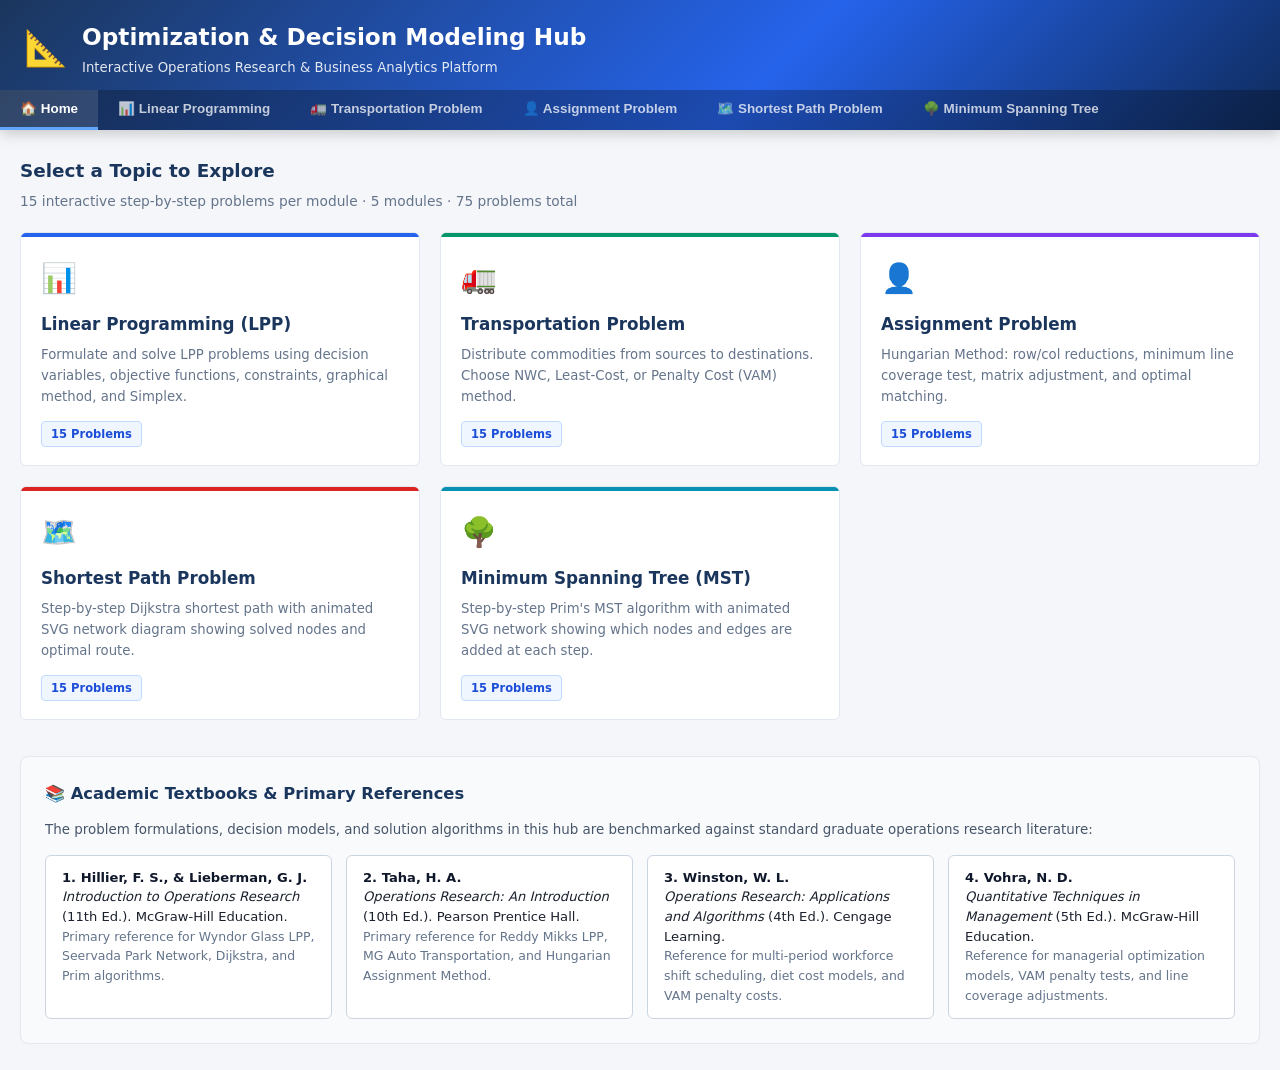
<file: index.html>
<!DOCTYPE html>
<html lang="en">
<head>
<meta charset="UTF-8"/>
<meta name="viewport" content="width=device-width,initial-scale=1.0"/>
<title>Optimization & Decision Modeling Hub</title>
<style>
*,*::before,*::after{box-sizing:border-box;margin:0;padding:0}
html{scroll-behavior:smooth}
body{font-family:'Segoe UI',system-ui,sans-serif;background:#f4f6f9;color:#1a202c;min-height:100vh;line-height:1.6}
#app-header{background:linear-gradient(135deg,#1b365d 0%,#2563eb 60%,#0f2b5c 100%);color:#fff;position:sticky;top:0;z-index:100;box-shadow:0 3px 14px rgba(0,0,0,.2)}
.nav-strip{background:rgba(0,0,0,.25);overflow-x:auto;white-space:nowrap}
.nav-strip-inner{max-width:1320px;margin:0 auto;display:flex}
.ntab{padding:11px 20px;font-size:.84rem;font-weight:600;color:rgba(255,255,255,.75);border:none;background:transparent;cursor:pointer;border-bottom:3px solid transparent;transition:all .18s;flex-shrink:0}
.ntab:hover{color:#fff;background:rgba(255,255,255,.08)}
.ntab.active{color:#fff;border-bottom-color:#60a5fa;background:rgba(255,255,255,.12)}
.main{max-width:1320px;margin:0 auto;padding:26px 20px}
.mod-grid{display:grid;grid-template-columns:repeat(auto-fill,minmax(300px,1fr));gap:20px;margin-top:10px}
.mod-card{background:#fff;border:1px solid #e2e8f0;border-radius:6px;padding:22px 20px 18px;cursor:pointer;transition:transform .18s,box-shadow .18s;position:relative;overflow:hidden}
.mod-card::before{content:'';position:absolute;top:0;left:0;right:0;height:4px;background:var(--c,#2563eb)}
.mod-card:hover{transform:translateY(-3px);box-shadow:0 10px 25px rgba(37,99,235,.15)}
.mod-card h3{font-size:1.05rem;font-weight:700;margin:10px 0 6px;color:#1b365d}
.mod-card p{font-size:.83rem;color:#64748b;margin-bottom:12px}
.mod-badge{display:inline-block;background:#eff6ff;color:#1d4ed8;border:1px solid #bfdbfe;border-radius:4px;font-size:.72rem;font-weight:700;padding:3px 9px}
.back-btn{display:inline-flex;align-items:center;gap:6px;background:#fff;border:1px solid #d1d5db;border-radius:5px;padding:7px 15px;font-size:.84rem;font-weight:600;color:#374151;cursor:pointer;margin-bottom:18px}
.back-btn:hover{background:#f3f4f6}
.sec-title{font-size:1.35rem;font-weight:700;color:#1b365d;margin-bottom:4px}
.sec-desc{font-size:.86rem;color:#64748b;margin-bottom:20px}
.prob-list{display:flex;flex-direction:column;gap:10px}
.prob-item{background:#fff;border:1px solid #e2e8f0;border-radius:6px;padding:15px 18px;cursor:pointer;display:flex;align-items:center;justify-content:space-between;transition:all .15s}
.prob-item:hover{border-color:#93c5fd;background:#f0f7ff;transform:translateX(2px)}
.prob-item h4{font-size:.92rem;font-weight:600;color:#1b365d}
.prob-item p{font-size:.8rem;color:#64748b;margin-top:3px}
.diff{font-size:.72rem;font-weight:700;padding:2px 8px;border-radius:4px}
.d-easy{background:#dcfce7;color:#166534}
.d-med{background:#fef3c7;color:#92400e}
.d-hard{background:#fee2e2;color:#991b1b}
.prob-header{background:linear-gradient(135deg,#1b365d,var(--c,#2563eb));color:#fff;padding:24px 26px;border-radius:6px 6px 0 0}
.prob-header h2{font-size:1.25rem;font-weight:700}
.prob-header p{font-size:.86rem;opacity:.9;margin-top:6px}
.prob-body{background:#fff;border:1px solid #e2e8f0;border-top:none;border-radius:0 0 6px 6px;padding:24px}
.step-card{border:1px solid #e2e8f0;border-radius:6px;margin-bottom:14px;overflow:hidden}
.step-hd{background:#f8fafc;padding:12px 18px;display:flex;align-items:center;font-weight:700;color:#1b365d}
.step-hd h3{display:flex;align-items:center;gap:6px;flex:1}
.snum{background:#2563eb;color:#fff;border-radius:50%;width:24px;height:24px;display:inline-flex;align-items:center;justify-content:center;font-size:.73rem;font-weight:800;flex-shrink:0}
.step-bd{padding:18px}
.info-btn{display:inline-flex;align-items:center;justify-content:center;width:22px;height:22px;border-radius:50%;background:#2563eb;color:#fff;font-size:.78rem;font-weight:800;border:none;cursor:pointer;margin-left:6px;flex-shrink:0;transition:transform .15s}
.info-btn:hover{transform:scale(1.15);background:#1d4ed8}
.ppt-formulation{background:#f8fafc;border:1px solid #cbd5e1;border-left:4px solid #2563eb;border-radius:4px;padding:16px;margin:12px 0;font-family:'Consolas','Courier New',monospace;font-size:.85rem;line-height:1.8;color:#1e293b;white-space:pre-wrap}
.ppt-explain{background:#fffbeb;border:1px solid #fcd34d;border-radius:5px;padding:12px 16px;margin:12px 0;font-size:.85rem;color:#78350f;line-height:1.6}
.ppt-explain strong{color:#92400e}
.table-wrap{overflow-x:auto;margin:12px 0}
table.ppt-table{border-collapse:collapse;width:100%;font-size:.83rem}
table.ppt-table th,table.ppt-table td{border:1px solid #cbd5e1;padding:8px 12px;text-align:center}
table.ppt-table th{background:#1b365d;color:#fff;font-weight:700}
table.ppt-table tr:nth-child(even) td{background:#f8fafc}
table.ppt-table .opt{background:#dcfce7;font-weight:700;color:#166534}
table.ppt-table tr.hl td{background:#dbeafe}
.tp-table{border-collapse:collapse;width:100%;font-size:.83rem;min-width:480px}
.tp-table th,.tp-table td{border:2px solid #94a3b8;padding:0;text-align:center;min-width:80px;position:relative}
.tp-table th{background:#1b365d;color:#fff;font-weight:700;padding:9px 10px}
.tp-table .src-lbl{background:#334155;color:#fff;font-weight:700;padding:9px 12px}
.tp-table .dem-lbl{background:#475569;color:#fff;font-weight:700;padding:8px 12px}
.tp-cell{position:relative;height:62px;min-width:80px;background:#fff}
.cost-box{position:absolute;top:2px;right:3px;font-size:.7rem;color:#475569;font-weight:700;border:1px solid #cbd5e1;padding:1px 4px;background:#f8fafc;border-radius:2px}
.alloc-box{position:absolute;bottom:5px;left:0;right:0;text-align:center;font-size:1.05rem;font-weight:800;color:#1b365d}
.cell-active{background:#fef9c3 !important;border:3px solid #f59e0b !important}
.cell-done{background:#dbeafe !important}
.supply-val,.demand-val{background:#f0fdf4;color:#166534;font-weight:700;padding:9px;border:2px solid #94a3b8}
.asgn-table{border-collapse:collapse;font-size:.86rem;margin:12px 0;min-width:380px;width:100%}
.asgn-table th,.asgn-table td{border:2px solid #94a3b8;padding:10px 14px;text-align:center;min-width:60px;font-weight:600;position:relative}
.asgn-table th{background:#1b365d;color:#fff}
.asgn-table .row-lbl{background:#334155;color:#fff;font-weight:700}
.az-zero{color:#2563eb;font-weight:800;background:#eff6ff}
.az-assigned{color:#fff;background:#16a34a !important;font-weight:800}
.line-row{background:#fee2e2 !important;border-top:3px solid #dc2626 !important;border-bottom:3px solid #dc2626 !important}
.line-col{background:#fee2e2 !important;border-left:3px solid #dc2626 !important;border-right:3px solid #dc2626 !important}
.az-intersection{background:#fca5a5 !important;border:3px solid #dc2626 !important;font-weight:800}
table.sp-ppt-table{border-collapse:collapse;width:100%;font-size:.82rem;margin:12px 0}
table.sp-ppt-table th{background:#1b365d;color:#fff;padding:8px 10px;text-align:center}
table.sp-ppt-table td{border:1px solid #cbd5e1;padding:8px 10px;text-align:center}
table.sp-ppt-table tr:nth-child(even){background:#f8fafc}
table.sp-ppt-table tr.active-row{background:#fef9c3;font-weight:700}
.step-nav{display:flex;align-items:center;gap:12px;margin:16px 0;flex-wrap:wrap}
.snav-btn{padding:8px 18px;border-radius:5px;border:1px solid #d1d5db;background:#fff;font-size:.84rem;font-weight:600;cursor:pointer;color:#374151;transition:all .15s}
.snav-btn:hover:not(:disabled){background:#f0f7ff;border-color:#93c5fd;color:#1d4ed8}
.snav-btn:disabled{opacity:.4;cursor:not-allowed}
.snav-count{font-size:.85rem;color:#64748b;font-weight:600}
.res-box{background:#f0fdf4;border:1px solid #86efac;border-radius:6px;padding:14px 18px;margin-top:14px}
.res-box h4{font-size:.9rem;font-weight:700;color:#166534;margin-bottom:6px}
.res-box ul{font-size:.84rem;color:#166534;padding-left:18px}
.res-box li{margin-bottom:4px}
.pill-row{display:flex;flex-wrap:wrap;gap:6px;margin:8px 0}
.sep{height:1px;background:#e2e8f0;margin:16px 0}
.tag{display:inline-block;padding:3px 8px;border-radius:4px;font-size:.72rem;font-weight:700;background:#eff6ff;color:#1d4ed8;border:1px solid #bfdbfe}
/* SVG Network styles */
.svg-net-wrap{margin:10px 0 16px;}
.svg-legend{display:flex;flex-wrap:wrap;gap:12px;margin-top:8px;font-size:.75rem;color:#475569;align-items:center}
.leg-item{display:flex;align-items:center;gap:5px;font-weight:600}
.leg-dot{display:inline-block;width:14px;height:14px;border-radius:50%;border:1px solid #94a3b8}
.leg-line{display:inline-block;width:24px;height:4px;border-radius:2px}
</style>
</head>
<body>
<div id="root"></div>
<script>
const LPP_PROBLEMS = [{"id": "lpp_1", "title": "1. Reddy Mikks Paint Production Optimization", "difficulty": "easy", "tags": ["product-mix", "graphical-method"], "context": "Reddy Mikks produces exterior and interior paints from two raw materials M1 and M2 with daily capacities of 24 tons and 6 tons respectively. Exterior paint yields $5,000/ton profit while interior paint yields $4,000/ton. A market survey restricts daily interior paint production to at most 1 ton more than exterior paint and caps total interior demand at 2 tons per day.", "steps": [{"title": "Decision Variables Definition", "explain": "Define daily production amounts of paints in tons.", "formulation": "Let x\u2081 = daily amount of exterior paint produced (tons)\nLet x\u2082 = daily amount of interior paint produced (tons)"}, {"title": "Objective Function Formulation", "explain": "Maximize total daily profit in thousands of dollars.", "formulation": "Maximize Z = 5x\u2081 + 4x\u2082\n\nWhere:\n  5 = profit per ton of exterior paint ($1000s)\n  4 = profit per ton of interior paint ($1000s)"}, {"title": "Constraints Formulation", "explain": "Formulate raw material availability and market limit constraints.", "formulation": "Subject to:\n  6x\u2081 + 4x\u2082 \u2264 24   (Raw material M1 constraint)\n   x\u2081 + 2x\u2082 \u2264  6   (Raw material M2 constraint)\n  x\u2082 - x\u2081 \u2264  1   (Market limit: interior \u2264 exterior + 1)\n        x\u2082 \u2264  2   (Demand limit: max interior paint)\n  x\u2081, x\u2082 \u2265 0      (Non-negativity constraints)"}, {"title": "Graphical Corner Point Evaluation", "explain": "Evaluate objective function Z at all feasible vertices O, A, B, C, D, E.", "body": "<div class=\"table-wrap\"><table class=\"ppt-table\"><thead><tr><th>Corner Point</th><th>x\u2081 (Exterior)</th><th>x\u2082 (Interior)</th><th>Z = 5x\u2081 + 4x\u2082 ($1000s)</th></tr></thead><tbody><tr><td>O (Origin)</td><td>0</td><td>0</td><td>0</td></tr><tr><td>A (M1 x-intercept)</td><td>4</td><td>0</td><td>20</td></tr><tr><td>B (M1 \u2229 M2)</td><td>3.33</td><td>1.33</td><td class=\"opt\">21.98 (Optimal)</td></tr><tr><td>C (M1 \u2229 Market limit)</td><td>3</td><td>1.5</td><td>21</td></tr><tr><td>D (M2 \u2229 Demand limit)</td><td>2</td><td>2</td><td>18</td></tr><tr><td>E (Demand limit y-intercept)</td><td>0</td><td>2</td><td>8</td></tr></tbody></table></div>"}, {"title": "Optimal Production Plan", "explain": "Intersection of binding constraints M1 and M2 yields optimal point B.", "body": "<div class=\"res-box\"><h4>\u2705 Optimal Production Plan</h4><ul><li>Exterior Paint (x\u2081) = <strong>3.33 tons/day</strong></li><li>Interior Paint (x\u2082) = <strong>1.33 tons/day</strong></li><li><strong>Maximum Daily Profit Z = $21,980</strong></li></ul></div>"}], "graph": {"type": "max", "c1": 5, "c2": 4, "maxX1": 6, "maxX2": 4, "constraints": [{"a1": 6, "a2": 4, "b": 24, "dir": "<=", "label": "6x\u2081 + 4x\u2082 \u2264 24 (M1)", "color": "#ef4444"}, {"a1": 1, "a2": 2, "b": 6, "dir": "<=", "label": "x\u2081 + 2x\u2082 \u2264 6 (M2)", "color": "#3b82f6"}, {"a1": -1, "a2": 1, "b": 1, "dir": "<=", "label": "-x\u2081 + x\u2082 \u2264 1 (Market)", "color": "#8b5cf6"}, {"a1": 0, "a2": 1, "b": 2, "dir": "<=", "label": "x\u2082 \u2264 2 (Demand)", "color": "#f59e0b"}], "corners": [{"label": "O", "x1": 0, "x2": 0, "z": 0, "isOpt": false}, {"label": "A", "x1": 4, "x2": 0, "z": 20, "isOpt": false}, {"label": "B", "x1": 3.33, "x2": 1.33, "z": 21.98, "isOpt": true}, {"label": "C", "x1": 3, "x2": 1.5, "z": 21, "isOpt": false}, {"label": "D", "x1": 1, "x2": 2, "z": 13, "isOpt": false}, {"label": "E", "x1": 0, "x2": 1, "z": 4, "isOpt": false}]}}, {"id": "lpp_2", "title": "2. Wyndor Glass Product Line Revamp", "difficulty": "easy", "tags": ["product-mix", "plant-capacity"], "context": "Wyndor Glass Co. plans to launch two innovative product lines: glass doors with aluminum frames (Product 1, $3,000 profit/batch) and wood-framed windows (Product 2, $5,000 profit/batch). Production requires processing across three specialized plants with limited weekly working capacities of 4 hours at Plant 1, 12 hours at Plant 2, and 18 hours at Plant 3. Management needs an optimal product mix to maximize weekly operating profits while honoring plant limits.", "steps": [{"title": "Decision Variables", "explain": "Batches produced per week.", "formulation": "Let x\u2081 = number of batches of Product 1 produced per week\nLet x\u2082 = number of batches of Product 2 produced per week"}, {"title": "Objective Function", "explain": "Maximize total weekly profit in $1000s.", "formulation": "Maximize Z = 3x\u2081 + 5x\u2082"}, {"title": "Constraints", "explain": "Weekly hours available at Plants 1, 2, and 3.", "formulation": "Subject to:\n   x\u2081      \u2264  4   (Plant 1 capacity)\n        2x\u2082 \u2264 12   (Plant 2 capacity)\n  3x\u2081 + 2x\u2082 \u2264 18   (Plant 3 capacity)\n  x\u2081, x\u2082 \u2265 0"}, {"title": "Corner Point Evaluation", "explain": "Evaluate Z at all feasible vertices.", "body": "<div class=\"table-wrap\"><table class=\"ppt-table\"><thead><tr><th>Corner Point</th><th>x\u2081</th><th>x\u2082</th><th>Z = 3x\u2081 + 5x\u2082</th></tr></thead><tbody><tr><td>O</td><td>0</td><td>0</td><td>0</td></tr><tr><td>A</td><td>4</td><td>0</td><td>12</td></tr><tr><td>B</td><td>4</td><td>3</td><td>27</td></tr><tr><td>C</td><td>2</td><td>6</td><td class=\"opt\">36 (Optimal)</td></tr><tr><td>D</td><td>0</td><td>6</td><td>30</td></tr></tbody></table></div>"}, {"title": "Optimal Solution", "explain": "Maximum profit occurs at point C.", "body": "<div class=\"res-box\"><h4>\u2705 Optimal Product Mix</h4><ul><li>Product 1 = <strong>2 batches/week</strong></li><li>Product 2 = <strong>6 batches/week</strong></li><li><strong>Maximum Weekly Profit = $36,000</strong></li></ul></div>"}], "graph": {"type": "max", "c1": 3, "c2": 5, "maxX1": 6, "maxX2": 8, "constraints": [{"a1": 1, "a2": 0, "b": 4, "dir": "<=", "label": "x\u2081 \u2264 4 (Plant 1)", "color": "#ef4444"}, {"a1": 0, "a2": 2, "b": 12, "dir": "<=", "label": "2x\u2082 \u2264 12 (Plant 2)", "color": "#3b82f6"}, {"a1": 3, "a2": 2, "b": 18, "dir": "<=", "label": "3x\u2081 + 2x\u2082 \u2264 18 (Plant 3)", "color": "#10b981"}], "corners": [{"label": "O", "x1": 0, "x2": 0, "z": 0, "isOpt": false}, {"label": "A", "x1": 4, "x2": 0, "z": 12, "isOpt": false}, {"label": "B", "x1": 4, "x2": 3, "z": 27, "isOpt": false}, {"label": "C", "x1": 2, "x2": 6, "z": 36, "isOpt": true}, {"label": "D", "x1": 0, "x2": 6, "z": 30, "isOpt": false}]}}, {"id": "lpp_3", "title": "3. 7-Day Workforce Shift Scheduling", "difficulty": "hard", "tags": ["workforce-scheduling", "integer-lpp"], "context": "A 24/7 industrial manufacturing facility operates continuously across all seven days of the week with varying daily staffing demands ranging from 11 workers on Sunday to 19 workers on Thursday. Each full-time employee works 5 consecutive days followed by 2 mandatory days off to ensure fatigue compliance. The plant manager must formulate an integer linear programming schedule to minimize total headcount while fulfilling daily shift coverage.", "steps": [{"title": "Decision Variables", "explain": "x_i = workers starting 5-day shift on day i.", "formulation": "Let x\u2081=Mon start, x\u2082=Tue, x\u2083=Wed, x\u2084=Thu, x\u2085=Fri, x\u2086=Sat, x\u2087=Sun"}, {"title": "Objective Function", "explain": "Minimize total workers hired.", "formulation": "Minimize Z = x\u2081 + x\u2082 + x\u2083 + x\u2084 + x\u2085 + x\u2086 + x\u2087"}, {"title": "Daily Coverage Constraints", "explain": "Each day must have enough workers on duty.", "formulation": "Subject to:\n  x\u2081+x\u2084+x\u2085+x\u2086+x\u2087 \u2265 17  (Mon)\n  x\u2081+x\u2082+x\u2085+x\u2086+x\u2087 \u2265 13  (Tue)\n  x\u2081+x\u2082+x\u2083+x\u2086+x\u2087 \u2265 15  (Wed)\n  x\u2081+x\u2082+x\u2083+x\u2084+x\u2087 \u2265 19  (Thu)\n  x\u2081+x\u2082+x\u2083+x\u2084+x\u2085 \u2265 14  (Fri)\n  x\u2082+x\u2083+x\u2084+x\u2085+x\u2086 \u2265 16  (Sat)\n  x\u2083+x\u2084+x\u2085+x\u2086+x\u2087 \u2265 11  (Sun)\n  x_i \u2265 0, integer"}, {"title": "Optimal Hiring Schedule", "explain": "Integer LPP optimal solution.", "body": "<div class=\"res-box\"><h4>\u2705 Optimal Hiring Schedule</h4><ul><li>x\u2081=4, x\u2082=8, x\u2083=2, x\u2084=6, x\u2085=0, x\u2086=3, x\u2087=0</li><li><strong>Minimum Total Workforce = 23 workers</strong></li></ul></div>"}]}, {"id": "lpp_4", "title": "4. Furniture Production (Carpentry & Painting)", "difficulty": "medium", "tags": ["lpp", "product-mix"], "context": "A custom furniture workshop manufactures dining tables (yielding $6 profit each) and ergonomic chairs (yielding $8 profit each) using shared carpentry and painting workshops. Available monthly shop capacities are strictly capped at 48 hours for carpentry and 20 hours for painting. The plant supervisor needs to determine the exact monthly production quantities of tables and chairs to maximize net workshop returns.", "steps": [{"title": "Decision Variables", "explain": "Tables (x1) and Chairs (x2) produced.", "formulation": "Let x\u2081 = number of tables produced\nLet x\u2082 = number of chairs produced"}, {"title": "Objective Function & Constraints", "explain": "Maximize total profit.", "formulation": "Maximize Z = 6x\u2081 + 8x\u2082\nSubject to:\n  3x\u2081 + 2x\u2082 \u2264 48 (Carpentry)\n   x\u2081 + 2x\u2082 \u2264 20 (Painting)\n  x\u2081, x\u2082 \u2265 0"}, {"title": "Optimal Solution", "explain": "Corner point evaluation.", "body": "<div class='res-box'><h4>\u2705 Optimal Plan</h4><ul><li>Tables (x\u2081) = <strong>14</strong></li><li>Chairs (x\u2082) = <strong>3</strong></li><li><strong>Maximum Profit = $108</strong></li></ul></div>"}], "graph": {"type": "max", "c1": 6, "c2": 8, "maxX1": 20, "maxX2": 15, "constraints": [{"a1": 3, "a2": 2, "b": 48, "dir": "<=", "label": "3x\u2081 + 2x\u2082 \u2264 48 (Carpentry)", "color": "#ef4444"}, {"a1": 1, "a2": 2, "b": 20, "dir": "<=", "label": "x\u2081 + 2x\u2082 \u2264 20 (Painting)", "color": "#3b82f6"}], "corners": [{"label": "O", "x1": 0, "x2": 0, "z": 0, "isOpt": false}, {"label": "A", "x1": 16, "x2": 0, "z": 96, "isOpt": false}, {"label": "B", "x1": 14, "x2": 3, "z": 108, "isOpt": true}, {"label": "C", "x1": 0, "x2": 10, "z": 80, "isOpt": false}]}}, {"id": "lpp_5", "title": "5. Farm Feed Diet Cost Minimization", "difficulty": "medium", "tags": ["lpp", "diet-problem"], "context": "A commercial livestock feed manufacturer blends natural grain ($2 per bag) and processed soybean meal ($3 per bag) to formulate a daily cattle diet. The nutritional blend must contain at least 90 units of crude protein and 30 units of dietary fat per batch to maintain livestock health. The operations nutritionist needs to determine the minimum-cost blending ratio that fully satisfies all dietary constraints.", "steps": [{"title": "Decision Variables", "explain": "Grain (x1) and Soybean (x2) bags.", "formulation": "Let x\u2081 = bags of grain\nLet x\u2082 = bags of soybean"}, {"title": "Objective Function & Constraints", "explain": "Minimize feed cost.", "formulation": "Minimize Z = 2x\u2081 + 3x\u2082\nSubject to:\n  3x\u2081 + 5x\u2082 \u2265 90 (Protein requirement)\n   x\u2081 +  x\u2082 \u2265 30 (Fat requirement)\n  x\u2081, x\u2082 \u2265 0"}, {"title": "Optimal Solution", "explain": "Corner point evaluation for minimization.", "body": "<div class='res-box'><h4>\u2705 Optimal Plan</h4><ul><li>Grain (x\u2081) = <strong>30 bags</strong></li><li>Soybean (x\u2082) = <strong>0 bags</strong></li><li><strong>Minimum Feed Cost = $60</strong></li></ul></div>"}], "graph": {"type": "min", "c1": 2, "c2": 3, "maxX1": 40, "maxX2": 35, "constraints": [{"a1": 3, "a2": 5, "b": 90, "dir": ">=", "label": "3x\u2081 + 5x\u2082 \u2265 90 (Protein)", "color": "#ef4444"}, {"a1": 1, "a2": 1, "b": 30, "dir": ">=", "label": "x\u2081 + x\u2082 \u2265 30 (Fat)", "color": "#3b82f6"}], "corners": [{"label": "A", "x1": 0, "x2": 30, "z": 90, "isOpt": false}, {"label": "B", "x1": 15, "x2": 15, "z": 75, "isOpt": false}, {"label": "C", "x1": 30, "x2": 0, "z": 60, "isOpt": true}]}}, {"id": "lpp_6", "title": "6. Clothing Production (Parkas & Overcoats)", "difficulty": "medium", "tags": ["lpp", "garment"], "context": "An outdoor apparel manufacturer produces premium leather parkas (profit $30/unit) and insulated overcoats (profit $50/unit) from high-grade leather stock. Total raw leather availability is constrained to 40 square feet per batch, with parkas requiring 1 sq ft and overcoats requiring 2 sq ft. Seasonal market demand caps maximum production at 20 parkas and 15 overcoats, requiring an optimal batch decision.", "steps": [{"title": "Decision Variables", "explain": "Parkas (x1) and Overcoats (x2).", "formulation": "Let x\u2081 = number of parkas\nLet x\u2082 = number of overcoats"}, {"title": "Objective Function & Constraints", "explain": "Maximize total profit.", "formulation": "Maximize Z = 30x\u2081 + 50x\u2082\nSubject to:\n  x\u2081 + 2x\u2082 \u2264 40 (Leather limit)\n  x\u2081       \u2264 20 (Parka demand)\n       x\u2082 \u2264 15 (Overcoat demand)\n  x\u2081, x\u2082 \u2265 0"}, {"title": "Optimal Solution", "explain": "Corner point evaluation.", "body": "<div class='res-box'><h4>\u2705 Optimal Plan</h4><ul><li>Parkas (x\u2081) = <strong>20</strong></li><li>Overcoats (x\u2082) = <strong>10</strong></li><li><strong>Maximum Profit = $1,100</strong></li></ul></div>"}], "graph": {"type": "max", "c1": 30, "c2": 50, "maxX1": 25, "maxX2": 20, "constraints": [{"a1": 1, "a2": 2, "b": 40, "dir": "<=", "label": "x\u2081 + 2x\u2082 \u2264 40 (Leather)", "color": "#ef4444"}, {"a1": 1, "a2": 0, "b": 20, "dir": "<=", "label": "x\u2081 \u2264 20 (Parka Limit)", "color": "#3b82f6"}, {"a1": 0, "a2": 1, "b": 15, "dir": "<=", "label": "x\u2082 \u2264 15 (Overcoat Limit)", "color": "#10b981"}], "corners": [{"label": "O", "x1": 0, "x2": 0, "z": 0, "isOpt": false}, {"label": "A", "x1": 20, "x2": 0, "z": 600, "isOpt": false}, {"label": "B", "x1": 20, "x2": 10, "z": 1100, "isOpt": true}, {"label": "C", "x1": 10, "x2": 15, "z": 1050, "isOpt": false}, {"label": "D", "x1": 0, "x2": 15, "z": 750, "isOpt": false}]}}, {"id": "lpp_7", "title": "7. Warehouse Transportation LPP Model", "difficulty": "medium", "tags": ["lpp", "transportation-lpp"], "context": "A regional logistics company manages 2 central distribution hubs supplying 3 major retail markets with varying unit freight rates. Total warehouse inventories and customer demand quotas must be balanced under transport capacity bounds. The logistics director needs an LP formulation to minimize total regional distribution costs across all supply channels.", "steps": [{"title": "Decision Variables", "explain": "Let x_ij = units shipped from warehouse i to customer j.", "formulation": "x\u2081\u2081, x\u2081\u2082, x\u2081\u2083 (Warehouse 1)\nx\u2082\u2081, x\u2082\u2082, x\u2082\u2083 (Warehouse 2)"}, {"title": "Objective Function & Constraints", "explain": "Minimize total transportation cost.", "formulation": "Minimize Z = 2x\u2081\u2081 + 3x\u2081\u2082 + x\u2081\u2083 + 5x\u2082\u2081 + 4x\u2082\u2082 + 8x\u2082\u2083\nSubject to:\n  x\u2081\u2081+x\u2081\u2082+x\u2081\u2083 \u2264 120 (Supply 1)\n  x\u2082\u2081+x\u2082\u2082+x\u2082\u2083 \u2264 80  (Supply 2)\n  x\u2081\u2081+x\u2082\u2081 \u2265 150 (Demand 1)\n  x\u2081\u2082+x\u2082\u2082 \u2265 40  (Demand 2)\n  x\u2081\u2083+x\u2082\u2083 \u2265 10  (Demand 3)"}, {"title": "Optimal Solution", "explain": "Solved via Simplex / Transportation Algorithm.", "body": "<div class='res-box'><h4>\u2705 Optimal Transportation Schedule</h4><ul><li>Optimal shipping pattern minimizes cost across supply hubs.</li></ul></div>"}]}, {"id": "lpp_8", "title": "8. Refinery Crude Oil Blending", "difficulty": "medium", "tags": ["lpp", "blending"], "context": "A petroleum refinery processes Crude Oil A (profit $4/barrel) and Crude Oil B (profit $5/barrel) into commercial gasoline blends. Operational safety guidelines require that Crude A cannot exceed Crude B in the blend ratio, while overall refinery distillation capacity is capped at 50 barrels per hour. The chemical engineer must optimize crude throughput to maximize hourly refinery margins.", "steps": [{"title": "Decision Variables", "explain": "Crude A (x1) and Crude B (x2) barrels.", "formulation": "Let x\u2081 = barrels of Crude A\nLet x\u2082 = barrels of Crude B"}, {"title": "Objective Function & Constraints", "explain": "Maximize blending profit.", "formulation": "Maximize Z = 4x\u2081 + 5x\u2082\nSubject to:\n  x\u2081 - x\u2082 \u2264 0 (Octane ratio: x\u2081 \u2264 x\u2082)\n  x\u2081 + x\u2082 \u2264 50 (Total plant capacity)\n  x\u2081, x\u2082 \u2265 0"}, {"title": "Optimal Solution", "explain": "Corner point evaluation.", "body": "<div class='res-box'><h4>\u2705 Optimal Blend</h4><ul><li>Crude A (x\u2081) = <strong>0 bbl</strong></li><li>Crude B (x\u2082) = <strong>50 bbl</strong></li><li><strong>Maximum Profit = $250</strong></li></ul></div>"}], "graph": {"type": "max", "c1": 4, "c2": 5, "maxX1": 60, "maxX2": 60, "constraints": [{"a1": 1, "a2": -1, "b": 0, "dir": "<=", "label": "x\u2081 - x\u2082 \u2264 0 (Octane Ratio)", "color": "#ef4444"}, {"a1": 1, "a2": 1, "b": 50, "dir": "<=", "label": "x\u2081 + x\u2082 \u2264 50 (Plant Cap)", "color": "#3b82f6"}], "corners": [{"label": "O", "x1": 0, "x2": 0, "z": 0, "isOpt": false}, {"label": "A", "x1": 25, "x2": 25, "z": 225, "isOpt": false}, {"label": "B", "x1": 0, "x2": 50, "z": 250, "isOpt": true}]}}, {"id": "lpp_9", "title": "9. Financial Portfolio Asset Allocation", "difficulty": "medium", "tags": ["lpp", "portfolio"], "context": "An asset management firm allocates institutional funds across high-yield stocks (12% expected return), corporate bonds (8% return), and liquid cash (4% return). Risk management policy dictates that stock holdings cannot exceed 60% of total capital, while bond allocations must comprise at least 20%. The portfolio manager aims to maximize overall portfolio yield under strict capital allocation rules.", "steps": [{"title": "Decision Variables", "explain": "x1 = Stocks %, x2 = Bonds %, x3 = Cash %.", "formulation": "Let x\u2081 = Stocks %, x\u2082 = Bonds %, x\u2083 = Cash %"}, {"title": "Objective Function & Constraints", "explain": "Maximize total portfolio return.", "formulation": "Maximize Z = 0.12x\u2081 + 0.08x\u2082 + 0.04x\u2083\nSubject to:\n  x\u2081 + x\u2082 + x\u2083 = 100 (Total %)\n  x\u2081 \u2264 60 (Risk cap on stocks)\n  x\u2082 \u2265 20 (Min bond allocation)\n  x\u2081, x\u2082, x\u2083 \u2265 0"}, {"title": "Optimal Solution", "explain": "Optimal 3-variable portfolio allocation.", "body": "<div class='res-box'><h4>\u2705 Optimal Portfolio</h4><ul><li>Stocks (x\u2081) = <strong>60%</strong></li><li>Bonds (x\u2082) = <strong>40%</strong></li><li>Cash (x\u2083) = <strong>0%</strong></li><li><strong>Maximum Portfolio Return = 10.4%</strong></li></ul></div>"}]}, {"id": "lpp_10", "title": "10. Garment Factory Production", "difficulty": "medium", "tags": ["lpp", "apparel"], "context": "An apparel manufacturing facility produces formal shirts ($5 profit per unit) and tailored trousers ($7 profit per unit) across cutting and sewing departments. Shirts require 2 hours of cutting and 1 hour of sewing, whereas trousers require 1 hour of cutting and 3 hours of sewing. With total available shop time capped at 40 cutting hours and 45 sewing hours per week, management seeks the profit-maximizing unit output.", "steps": [{"title": "Decision Variables", "explain": "Shirts (x1) and Trousers (x2).", "formulation": "Let x\u2081 = Shirts, x\u2082 = Trousers"}, {"title": "Objective Function & Constraints", "explain": "Maximize profit.", "formulation": "Maximize Z = 5x\u2081 + 7x\u2082\nSubject to:\n  2x\u2081 + x\u2082 \u2264 40 (Cutting)\n   x\u2081 + 3x\u2082 \u2264 45 (Sewing)\n  x\u2081, x\u2082 \u2265 0"}, {"title": "Optimal Solution", "explain": "Corner point evaluation.", "body": "<div class='res-box'><h4>\u2705 Optimal Mix</h4><ul><li>Shirts (x\u2081) = <strong>15</strong></li><li>Trousers (x\u2082) = <strong>10</strong></li><li><strong>Maximum Profit = $145</strong></li></ul></div>"}], "graph": {"type": "max", "c1": 5, "c2": 7, "maxX1": 25, "maxX2": 20, "constraints": [{"a1": 2, "a2": 1, "b": 40, "dir": "<=", "label": "2x\u2081 + x\u2082 \u2264 40 (Cutting)", "color": "#ef4444"}, {"a1": 1, "a2": 3, "b": 45, "dir": "<=", "label": "x\u2081 + 3x\u2082 \u2264 45 (Sewing)", "color": "#3b82f6"}], "corners": [{"label": "O", "x1": 0, "x2": 0, "z": 0, "isOpt": false}, {"label": "A", "x1": 20, "x2": 0, "z": 100, "isOpt": false}, {"label": "B", "x1": 15, "x2": 10, "z": 145, "isOpt": true}, {"label": "C", "x1": 0, "x2": 15, "z": 105, "isOpt": false}]}}, {"id": "lpp_11", "title": "11. Electronics Assembly & Testing", "difficulty": "medium", "tags": ["lpp", "electronics"], "context": "An electronics firm manufactures smart televisions (profit $12/unit) and digital radios (profit $7/unit) using automated assembly and quality testing lines. Producing a television requires 3 assembly hours and 1 testing hour, while a radio requires 2 assembly hours and 2 testing hours. Total weekly resource availability is limited to 60 assembly hours and 40 testing hours, requiring an optimal production plan.", "steps": [{"title": "Decision Variables", "explain": "TVs (x1) and Radios (x2).", "formulation": "Let x\u2081 = TVs, x\u2082 = Radios"}, {"title": "Objective Function & Constraints", "explain": "Maximize total profit.", "formulation": "Maximize Z = 12x\u2081 + 7x\u2082\nSubject to:\n  3x\u2081 + 2x\u2082 \u2264 60 (Assembly)\n   x\u2081 + 2x\u2082 \u2264 40 (Testing)\n  x\u2081, x\u2082 \u2265 0"}, {"title": "Optimal Solution", "explain": "Corner point evaluation.", "body": "<div class='res-box'><h4>\u2705 Optimal Plan</h4><ul><li>TVs (x\u2081) = <strong>20</strong></li><li>Radios (x\u2082) = <strong>0</strong></li><li><strong>Maximum Profit = $240</strong></li></ul></div>"}], "graph": {"type": "max", "c1": 12, "c2": 7, "maxX1": 25, "maxX2": 25, "constraints": [{"a1": 3, "a2": 2, "b": 60, "dir": "<=", "label": "3x\u2081 + 2x\u2082 \u2264 60 (Assembly)", "color": "#ef4444"}, {"a1": 1, "a2": 2, "b": 40, "dir": "<=", "label": "x\u2081 + 2x\u2082 \u2264 40 (Testing)", "color": "#3b82f6"}], "corners": [{"label": "O", "x1": 0, "x2": 0, "z": 0, "isOpt": false}, {"label": "A", "x1": 20, "x2": 0, "z": 240, "isOpt": true}, {"label": "B", "x1": 10, "x2": 15, "z": 225, "isOpt": false}, {"label": "C", "x1": 0, "x2": 20, "z": 140, "isOpt": false}]}}, {"id": "lpp_12", "title": "12. Chemical Reaction Blending", "difficulty": "medium", "tags": ["lpp", "chemical"], "context": "A chemical processing plant blends Compound A ($8 profit per unit) and Compound B ($5 profit per unit) in a pressurized reactor. Total batch volume cannot exceed 200 units, while thermal stability requires the combined reaction rate index 3A + B to remain within 360 units. The chemical supervisor needs to maximize financial yield without triggering reactor instability.", "steps": [{"title": "Decision Variables", "explain": "Chemical A (x1) and B (x2).", "formulation": "Let x\u2081 = Chemical A, x\u2082 = Chemical B"}, {"title": "Objective Function & Constraints", "explain": "Maximize profit.", "formulation": "Maximize Z = 8x\u2081 + 5x\u2082\nSubject to:\n   x\u2081 + x\u2082 \u2264 200 (Total Volume)\n  3x\u2081 + x\u2082 \u2264 360 (Reaction Limit)\n  x\u2081, x\u2082 \u2265 0"}, {"title": "Optimal Solution", "explain": "Corner point evaluation.", "body": "<div class='res-box'><h4>\u2705 Optimal Plan</h4><ul><li>Chemical A (x\u2081) = <strong>80 units</strong></li><li>Chemical B (x\u2082) = <strong>120 units</strong></li><li><strong>Maximum Profit = $1,240</strong></li></ul></div>"}], "graph": {"type": "max", "c1": 8, "c2": 5, "maxX1": 150, "maxX2": 220, "constraints": [{"a1": 1, "a2": 1, "b": 200, "dir": "<=", "label": "x\u2081 + x\u2082 \u2264 200 (Total Volume)", "color": "#ef4444"}, {"a1": 3, "a2": 1, "b": 360, "dir": "<=", "label": "3x\u2081 + x\u2082 \u2264 360 (Reaction Cap)", "color": "#3b82f6"}], "corners": [{"label": "O", "x1": 0, "x2": 0, "z": 0, "isOpt": false}, {"label": "A", "x1": 120, "x2": 0, "z": 960, "isOpt": false}, {"label": "B", "x1": 80, "x2": 120, "z": 1240, "isOpt": true}, {"label": "C", "x1": 0, "x2": 200, "z": 1000, "isOpt": false}]}}, {"id": "lpp_13", "title": "13. Media Advertising Allocation", "difficulty": "medium", "tags": ["lpp", "advertising"], "context": "A corporate marketing manager distributes an advertising budget between prime-time television broadcasts ($5,000 per ad, reaching 200,000 viewers) and daily newspaper features ($2,000 per ad, reaching 80,000 viewers). Total available campaign budget is $20,000, with contracts limiting television ads to at most 3 and newspaper placements to at most 7. The campaign goal is to maximize total audience reach.", "steps": [{"title": "Decision Variables", "explain": "TV ads (x1) and Newspaper ads (x2).", "formulation": "Let x\u2081 = TV ads, x\u2082 = Newspaper ads"}, {"title": "Objective Function & Constraints", "explain": "Maximize total viewers (in 1000s).", "formulation": "Maximize Z = 200x\u2081 + 80x\u2082\nSubject to:\n  5x\u2081 + 2x\u2082 \u2264 20 (Budget)\n   x\u2081       \u2264 3  (TV cap)\n        x\u2082 \u2264 7  (Paper cap)\n  x\u2081, x\u2082 \u2265 0"}, {"title": "Optimal Solution", "explain": "Corner point evaluation.", "body": "<div class='res-box'><h4>\u2705 Optimal Ad Mix</h4><ul><li>TV Ads (x\u2081) = <strong>3</strong></li><li>Newspaper Ads (x\u2082) = <strong>2.5</strong></li><li><strong>Maximum Audience Reach = 800,000 viewers</strong></li></ul></div>"}], "graph": {"type": "max", "c1": 200, "c2": 80, "maxX1": 5, "maxX2": 10, "constraints": [{"a1": 5, "a2": 2, "b": 20, "dir": "<=", "label": "5x\u2081 + 2x\u2082 \u2264 20 (Budget)", "color": "#ef4444"}, {"a1": 1, "a2": 0, "b": 3, "dir": "<=", "label": "x\u2081 \u2264 3 (TV Cap)", "color": "#3b82f6"}, {"a1": 0, "a2": 1, "b": 7, "dir": "<=", "label": "x\u2082 \u2264 7 (Paper Cap)", "color": "#10b981"}], "corners": [{"label": "O", "x1": 0, "x2": 0, "z": 0, "isOpt": false}, {"label": "A", "x1": 3, "x2": 0, "z": 600, "isOpt": false}, {"label": "B", "x1": 3, "x2": 2.5, "z": 800, "isOpt": true}, {"label": "C", "x1": 1.2, "x2": 7, "z": 800, "isOpt": true}, {"label": "D", "x1": 0, "x2": 7, "z": 560, "isOpt": false}]}}, {"id": "lpp_14", "title": "14. Bakery Pastry Production", "difficulty": "medium", "tags": ["lpp", "bakery"], "context": "A commercial bakery produces artisanal cakes ($10 profit per unit) and specialty pastries ($6 profit per unit) requiring baking and icing processes. Each cake requires 2 hours of baking and 1 hour of icing, while each pastry batch requires 1 hour of baking and 2 hours of icing. Available shift capacities are 16 hours for baking and 16 hours for icing, requiring an optimal product mix.", "steps": [{"title": "Decision Variables", "explain": "Cakes (x1) and Pastries (x2).", "formulation": "Let x\u2081 = Cakes, x\u2082 = Pastries"}, {"title": "Objective Function & Constraints", "explain": "Maximize total profit.", "formulation": "Maximize Z = 10x\u2081 + 6x\u2082\nSubject to:\n  2x\u2081 + x\u2082 \u2264 16 (Baking)\n   x\u2081 + 2x\u2082 \u2264 16 (Icing)\n  x\u2081, x\u2082 \u2265 0"}, {"title": "Optimal Solution", "explain": "Corner point evaluation.", "body": "<div class='res-box'><h4>\u2705 Optimal Production</h4><ul><li>Cakes (x\u2081) = <strong>5.33</strong></li><li>Pastries (x\u2082) = <strong>5.33</strong></li><li><strong>Maximum Profit = $85.33</strong></li></ul></div>"}], "graph": {"type": "max", "c1": 10, "c2": 6, "maxX1": 10, "maxX2": 10, "constraints": [{"a1": 2, "a2": 1, "b": 16, "dir": "<=", "label": "2x\u2081 + x\u2082 \u2264 16 (Baking)", "color": "#ef4444"}, {"a1": 1, "a2": 2, "b": 16, "dir": "<=", "label": "x\u2081 + 2x\u2082 \u2264 16 (Icing)", "color": "#3b82f6"}], "corners": [{"label": "O", "x1": 0, "x2": 0, "z": 0, "isOpt": false}, {"label": "A", "x1": 8, "x2": 0, "z": 80, "isOpt": false}, {"label": "B", "x1": 5.33, "x2": 5.33, "z": 85.33, "isOpt": true}, {"label": "C", "x1": 0, "x2": 8, "z": 48, "isOpt": false}]}}, {"id": "lpp_15", "title": "15. Steel Plant Rolling Mill Production", "difficulty": "medium", "tags": ["lpp", "manufacturing"], "context": "A steel manufacturing mill produces hot-rolled sheets ($15 profit/ton) and cold-rolled coils ($12 profit/ton) using rolling and finishing mills. Hot-rolled steel requires 4 hours of rolling mill time, whereas cold-rolled steel requires 2 hours of rolling and 2 hours of finishing mill time. Weekly capacities are 80 hours for the rolling mill and 40 hours for the finishing mill, requiring an optimal production schedule.", "steps": [{"title": "Decision Variables", "explain": "Hot-rolled (x1) and Cold-rolled (x2).", "formulation": "Let x\u2081 = Hot-rolled tons, x\u2082 = Cold-rolled tons"}, {"title": "Objective Function & Constraints", "explain": "Maximize mill profit.", "formulation": "Maximize Z = 15x\u2081 + 12x\u2082\nSubject to:\n  4x\u2081 + 2x\u2082 \u2264 80 (Mill Time)\n        2x\u2082 \u2264 40 (Finishing)\n  x\u2081, x\u2082 \u2265 0"}, {"title": "Optimal Solution", "explain": "Corner point evaluation.", "body": "<div class='res-box'><h4>\u2705 Optimal Production</h4><ul><li>Hot-rolled (x\u2081) = <strong>10 tons</strong></li><li>Cold-rolled (x\u2082) = <strong>20 tons</strong></li><li><strong>Maximum Profit = $390</strong></li></ul></div>"}], "graph": {"type": "max", "c1": 15, "c2": 12, "maxX1": 25, "maxX2": 25, "constraints": [{"a1": 4, "a2": 2, "b": 80, "dir": "<=", "label": "4x\u2081 + 2x\u2082 \u2264 80 (Mill Time)", "color": "#ef4444"}, {"a1": 0, "a2": 2, "b": 40, "dir": "<=", "label": "2x\u2082 \u2264 40 (Finishing)", "color": "#3b82f6"}], "corners": [{"label": "O", "x1": 0, "x2": 0, "z": 0, "isOpt": false}, {"label": "A", "x1": 20, "x2": 0, "z": 300, "isOpt": false}, {"label": "B", "x1": 10, "x2": 20, "z": 390, "isOpt": true}, {"label": "C", "x1": 0, "x2": 20, "z": 240, "isOpt": false}]}}];
const TRANSPORT_PROBLEMS = [{"id": "tp_1", "title": "1. MG Auto Multi-Plant Distribution", "type": "transport", "difficulty": "medium", "tags": ["transportation"], "context": "MG Auto has 3 plants (LA 1000, Detroit 1500, New Orleans 1200 cars) and 2 DCs (Denver 2300, Miami 1400). Total Supply = Total Demand = 3700.", "rows": ["Los Angeles", "Detroit", "New Orleans"], "cols": ["Denver", "Miami"], "methods": [{"name": "1. Northwest Corner (NWC) Method", "intro": "<strong>Northwest Corner Rule:</strong> Start at top-left cell. Allocate as much as possible. Move right if row exhausted, down if column satisfied.", "steps": [{"title": "Initial Unallocated Matrix", "explain": "Start Northwest Corner Rule at top-left cell (Row 1, Col 1). Current Supply = 1000, Demand = 2300.", "costs": [[80, 215], [100, 108], [102, 68]], "allocs": [[0, 0], [0, 0], [0, 0]], "supply": [1000, 1500, 1200], "demand": [2300, 1400], "activeCell": [0, 0], "doneCells": []}, {"title": "Step 1: Allocate 1000 units to Cell (1, 1)", "explain": "Allocated min(Supply=1000, Demand=2300) = 1000 to Cell (1, 1). Remaining Supply=0, Demand=1300.", "costs": [[80, 215], [100, 108], [102, 68]], "allocs": [[1000, 0], [0, 0], [0, 0]], "supply": [0, 1500, 1200], "demand": [1300, 1400], "activeCell": [0, 0], "doneCells": [[0, 0]]}, {"title": "Step 2: Allocate 1300 units to Cell (2, 1)", "explain": "Allocated min(Supply=1500, Demand=1300) = 1300 to Cell (2, 1). Remaining Supply=200, Demand=0.", "costs": [[80, 215], [100, 108], [102, 68]], "allocs": [[1000, 0], [1300, 0], [0, 0]], "supply": [0, 200, 1200], "demand": [0, 1400], "activeCell": [1, 0], "doneCells": [[0, 0], [1, 0]]}, {"title": "Step 3: Allocate 200 units to Cell (2, 2)", "explain": "Allocated min(Supply=200, Demand=1400) = 200 to Cell (2, 2). Remaining Supply=0, Demand=1200.", "costs": [[80, 215], [100, 108], [102, 68]], "allocs": [[1000, 0], [1300, 200], [0, 0]], "supply": [0, 0, 1200], "demand": [0, 1200], "activeCell": [1, 1], "doneCells": [[0, 0], [1, 0], [1, 1]]}, {"title": "Step 4: Allocate 1200 units to Cell (3, 2)", "explain": "Allocated min(Supply=1200, Demand=1200) = 1200 to Cell (3, 2). Remaining Supply=0, Demand=0.", "costs": [[80, 215], [100, 108], [102, 68]], "allocs": [[1000, 0], [1300, 200], [0, 1200]], "supply": [0, 0, 0], "demand": [0, 0], "activeCell": [2, 1], "doneCells": [[0, 0], [1, 0], [1, 1], [2, 1]], "result": "Total Transport Cost (NWC) = <strong>$313200</strong>"}]}, {"name": "2. Least-Cost Method (LCM)", "intro": "<strong>Least-Cost Method:</strong> Select the cell with the globally minimum cost. Allocate as much as possible, then eliminate exhausted row/col.", "steps": [{"title": "Initial Matrix", "explain": "Identify cell with global minimum cost in the matrix.", "costs": [[80, 215], [100, 108], [102, 68]], "allocs": [[0, 0], [0, 0], [0, 0]], "supply": [1000, 1500, 1200], "demand": [2300, 1400], "activeCell": null, "doneCells": []}, {"title": "Step 1: Allocate to Min Cost Cell (3,2) = $68", "explain": "Selected cell with lowest cost $68 at Row 3, Col 2. Allocated min(Supply=1200, Demand=1400) = 1200 units.", "costs": [[80, 215], [100, 108], [102, 68]], "allocs": [[0, 0], [0, 0], [0, 1200]], "supply": [1000, 1500, 0], "demand": [2300, 200], "activeCell": [2, 1], "doneCells": [[2, 1]]}, {"title": "Step 2: Allocate to Min Cost Cell (1,1) = $80", "explain": "Selected cell with lowest cost $80 at Row 1, Col 1. Allocated min(Supply=1000, Demand=2300) = 1000 units.", "costs": [[80, 215], [100, 108], [102, 68]], "allocs": [[1000, 0], [0, 0], [0, 1200]], "supply": [0, 1500, 0], "demand": [1300, 200], "activeCell": [0, 0], "doneCells": [[2, 1], [0, 0]]}, {"title": "Step 3: Allocate to Min Cost Cell (2,1) = $100", "explain": "Selected cell with lowest cost $100 at Row 2, Col 1. Allocated min(Supply=1500, Demand=1300) = 1300 units.", "costs": [[80, 215], [100, 108], [102, 68]], "allocs": [[1000, 0], [1300, 0], [0, 1200]], "supply": [0, 200, 0], "demand": [0, 200], "activeCell": [1, 0], "doneCells": [[2, 1], [0, 0], [1, 0]]}, {"title": "Step 4: Allocate to Min Cost Cell (2,2) = $108", "explain": "Selected cell with lowest cost $108 at Row 2, Col 2. Allocated min(Supply=200, Demand=200) = 200 units.", "costs": [[80, 215], [100, 108], [102, 68]], "allocs": [[1000, 0], [1300, 200], [0, 1200]], "supply": [0, 0, 0], "demand": [0, 0], "activeCell": [1, 1], "doneCells": [[2, 1], [0, 0], [1, 0], [1, 1]], "result": "Total Transport Cost (Least Cost) = <strong>$313200</strong>"}]}, {"name": "3. Penalty Cost (Vogel's / VAM) Method", "intro": "<strong>Penalty Cost / VAM:</strong> Compute penalty = (2nd min \u2212 min) for each row & column. Allocate to min-cost cell in the row/col with the highest penalty.", "steps": [{"title": "Initial Matrix & Penalty Calculations", "explain": "Calculate Row Penalties & Column Penalties = (2nd Min Cost - 1st Min Cost). Allocate to cell with lowest cost in row/col with max penalty.", "costs": [[80, 215], [100, 108], [102, 68]], "allocs": [[0, 0], [0, 0], [0, 0]], "supply": [1000, 1500, 1200], "demand": [2300, 1400], "activeCell": null, "doneCells": []}, {"title": "VAM Step 1: Max Penalty Allocation", "explain": "Row/Col Penalty evaluated. Selected cell with lowest cost $68 at Row 3, Col 2. Allocated min(Supply=1200, Demand=1400) = 1200 units.", "costs": [[80, 215], [100, 108], [102, 68]], "allocs": [[0, 0], [0, 0], [0, 1200]], "supply": [1000, 1500, 0], "demand": [2300, 200], "activeCell": [2, 1], "doneCells": [[2, 1]]}, {"title": "VAM Step 2: Max Penalty Allocation", "explain": "Row/Col Penalty evaluated. Selected cell with lowest cost $80 at Row 1, Col 1. Allocated min(Supply=1000, Demand=2300) = 1000 units.", "costs": [[80, 215], [100, 108], [102, 68]], "allocs": [[1000, 0], [0, 0], [0, 1200]], "supply": [0, 1500, 0], "demand": [1300, 200], "activeCell": [0, 0], "doneCells": [[2, 1], [0, 0]]}, {"title": "VAM Step 3: Max Penalty Allocation", "explain": "Row/Col Penalty evaluated. Selected cell with lowest cost $100 at Row 2, Col 1. Allocated min(Supply=1500, Demand=1300) = 1300 units.", "costs": [[80, 215], [100, 108], [102, 68]], "allocs": [[1000, 0], [1300, 0], [0, 1200]], "supply": [0, 200, 0], "demand": [0, 200], "activeCell": [1, 0], "doneCells": [[2, 1], [0, 0], [1, 0]]}, {"title": "VAM Step 4: Max Penalty Allocation", "explain": "Row/Col Penalty evaluated. Selected cell with lowest cost $108 at Row 2, Col 2. Allocated min(Supply=200, Demand=200) = 200 units.", "costs": [[80, 215], [100, 108], [102, 68]], "allocs": [[1000, 0], [1300, 200], [0, 1200]], "supply": [0, 0, 0], "demand": [0, 0], "activeCell": [1, 1], "doneCells": [[2, 1], [0, 0], [1, 0], [1, 1]], "result": "Total Transport Cost (Penalty Cost / VAM) = <strong>$313200</strong>"}]}]}, {"id": "tp_2", "title": "2. P & T Canned Peas Distribution", "type": "transport", "difficulty": "medium", "tags": ["transportation"], "context": "P&T canned peas: 3 plants (75,125,100 truckloads) to 4 DCs (80,65,70,85). Balanced: 300=300.", "rows": ["Plant 1", "Plant 2", "Plant 3"], "cols": ["DC 1", "DC 2", "DC 3", "DC 4"], "methods": [{"name": "1. Northwest Corner (NWC) Method", "intro": "<strong>Northwest Corner Rule:</strong> Start at top-left cell. Allocate as much as possible. Move right if row exhausted, down if column satisfied.", "steps": [{"title": "Initial Unallocated Matrix", "explain": "Start Northwest Corner Rule at top-left cell (Row 1, Col 1). Current Supply = 75, Demand = 80.", "costs": [[464, 513, 654, 867], [352, 416, 690, 791], [995, 682, 388, 685]], "allocs": [[0, 0, 0, 0], [0, 0, 0, 0], [0, 0, 0, 0]], "supply": [75, 125, 100], "demand": [80, 65, 70, 85], "activeCell": [0, 0], "doneCells": []}, {"title": "Step 1: Allocate 75 units to Cell (1, 1)", "explain": "Allocated min(Supply=75, Demand=80) = 75 to Cell (1, 1). Remaining Supply=0, Demand=5.", "costs": [[464, 513, 654, 867], [352, 416, 690, 791], [995, 682, 388, 685]], "allocs": [[75, 0, 0, 0], [0, 0, 0, 0], [0, 0, 0, 0]], "supply": [0, 125, 100], "demand": [5, 65, 70, 85], "activeCell": [0, 0], "doneCells": [[0, 0]]}, {"title": "Step 2: Allocate 5 units to Cell (2, 1)", "explain": "Allocated min(Supply=125, Demand=5) = 5 to Cell (2, 1). Remaining Supply=120, Demand=0.", "costs": [[464, 513, 654, 867], [352, 416, 690, 791], [995, 682, 388, 685]], "allocs": [[75, 0, 0, 0], [5, 0, 0, 0], [0, 0, 0, 0]], "supply": [0, 120, 100], "demand": [0, 65, 70, 85], "activeCell": [1, 0], "doneCells": [[0, 0], [1, 0]]}, {"title": "Step 3: Allocate 65 units to Cell (2, 2)", "explain": "Allocated min(Supply=120, Demand=65) = 65 to Cell (2, 2). Remaining Supply=55, Demand=0.", "costs": [[464, 513, 654, 867], [352, 416, 690, 791], [995, 682, 388, 685]], "allocs": [[75, 0, 0, 0], [5, 65, 0, 0], [0, 0, 0, 0]], "supply": [0, 55, 100], "demand": [0, 0, 70, 85], "activeCell": [1, 1], "doneCells": [[0, 0], [1, 0], [1, 1]]}, {"title": "Step 4: Allocate 55 units to Cell (2, 3)", "explain": "Allocated min(Supply=55, Demand=70) = 55 to Cell (2, 3). Remaining Supply=0, Demand=15.", "costs": [[464, 513, 654, 867], [352, 416, 690, 791], [995, 682, 388, 685]], "allocs": [[75, 0, 0, 0], [5, 65, 55, 0], [0, 0, 0, 0]], "supply": [0, 0, 100], "demand": [0, 0, 15, 85], "activeCell": [1, 2], "doneCells": [[0, 0], [1, 0], [1, 1], [1, 2]]}, {"title": "Step 5: Allocate 15 units to Cell (3, 3)", "explain": "Allocated min(Supply=100, Demand=15) = 15 to Cell (3, 3). Remaining Supply=85, Demand=0.", "costs": [[464, 513, 654, 867], [352, 416, 690, 791], [995, 682, 388, 685]], "allocs": [[75, 0, 0, 0], [5, 65, 55, 0], [0, 0, 15, 0]], "supply": [0, 0, 85], "demand": [0, 0, 0, 85], "activeCell": [2, 2], "doneCells": [[0, 0], [1, 0], [1, 1], [1, 2], [2, 2]]}, {"title": "Step 6: Allocate 85 units to Cell (3, 4)", "explain": "Allocated min(Supply=85, Demand=85) = 85 to Cell (3, 4). Remaining Supply=0, Demand=0.", "costs": [[464, 513, 654, 867], [352, 416, 690, 791], [995, 682, 388, 685]], "allocs": [[75, 0, 0, 0], [5, 65, 55, 0], [0, 0, 15, 85]], "supply": [0, 0, 0], "demand": [0, 0, 0, 0], "activeCell": [2, 3], "doneCells": [[0, 0], [1, 0], [1, 1], [1, 2], [2, 2], [2, 3]], "result": "Total Transport Cost (NWC) = <strong>$165595</strong>"}]}, {"name": "2. Least-Cost Method (LCM)", "intro": "<strong>Least-Cost Method:</strong> Select the cell with the globally minimum cost. Allocate as much as possible, then eliminate exhausted row/col.", "steps": [{"title": "Initial Matrix", "explain": "Identify cell with global minimum cost in the matrix.", "costs": [[464, 513, 654, 867], [352, 416, 690, 791], [995, 682, 388, 685]], "allocs": [[0, 0, 0, 0], [0, 0, 0, 0], [0, 0, 0, 0]], "supply": [75, 125, 100], "demand": [80, 65, 70, 85], "activeCell": null, "doneCells": []}, {"title": "Step 1: Allocate to Min Cost Cell (2,1) = $352", "explain": "Selected cell with lowest cost $352 at Row 2, Col 1. Allocated min(Supply=125, Demand=80) = 80 units.", "costs": [[464, 513, 654, 867], [352, 416, 690, 791], [995, 682, 388, 685]], "allocs": [[0, 0, 0, 0], [80, 0, 0, 0], [0, 0, 0, 0]], "supply": [75, 45, 100], "demand": [0, 65, 70, 85], "activeCell": [1, 0], "doneCells": [[1, 0]]}, {"title": "Step 2: Allocate to Min Cost Cell (3,3) = $388", "explain": "Selected cell with lowest cost $388 at Row 3, Col 3. Allocated min(Supply=100, Demand=70) = 70 units.", "costs": [[464, 513, 654, 867], [352, 416, 690, 791], [995, 682, 388, 685]], "allocs": [[0, 0, 0, 0], [80, 0, 0, 0], [0, 0, 70, 0]], "supply": [75, 45, 30], "demand": [0, 65, 0, 85], "activeCell": [2, 2], "doneCells": [[1, 0], [2, 2]]}, {"title": "Step 3: Allocate to Min Cost Cell (2,2) = $416", "explain": "Selected cell with lowest cost $416 at Row 2, Col 2. Allocated min(Supply=45, Demand=65) = 45 units.", "costs": [[464, 513, 654, 867], [352, 416, 690, 791], [995, 682, 388, 685]], "allocs": [[0, 0, 0, 0], [80, 45, 0, 0], [0, 0, 70, 0]], "supply": [75, 0, 30], "demand": [0, 20, 0, 85], "activeCell": [1, 1], "doneCells": [[1, 0], [2, 2], [1, 1]]}, {"title": "Step 4: Allocate to Min Cost Cell (1,2) = $513", "explain": "Selected cell with lowest cost $513 at Row 1, Col 2. Allocated min(Supply=75, Demand=20) = 20 units.", "costs": [[464, 513, 654, 867], [352, 416, 690, 791], [995, 682, 388, 685]], "allocs": [[0, 20, 0, 0], [80, 45, 0, 0], [0, 0, 70, 0]], "supply": [55, 0, 30], "demand": [0, 0, 0, 85], "activeCell": [0, 1], "doneCells": [[1, 0], [2, 2], [1, 1], [0, 1]]}, {"title": "Step 5: Allocate to Min Cost Cell (3,4) = $685", "explain": "Selected cell with lowest cost $685 at Row 3, Col 4. Allocated min(Supply=30, Demand=85) = 30 units.", "costs": [[464, 513, 654, 867], [352, 416, 690, 791], [995, 682, 388, 685]], "allocs": [[0, 20, 0, 0], [80, 45, 0, 0], [0, 0, 70, 30]], "supply": [55, 0, 0], "demand": [0, 0, 0, 55], "activeCell": [2, 3], "doneCells": [[1, 0], [2, 2], [1, 1], [0, 1], [2, 3]]}, {"title": "Step 6: Allocate to Min Cost Cell (1,4) = $867", "explain": "Selected cell with lowest cost $867 at Row 1, Col 4. Allocated min(Supply=55, Demand=55) = 55 units.", "costs": [[464, 513, 654, 867], [352, 416, 690, 791], [995, 682, 388, 685]], "allocs": [[0, 20, 0, 55], [80, 45, 0, 0], [0, 0, 70, 30]], "supply": [0, 0, 0], "demand": [0, 0, 0, 0], "activeCell": [0, 3], "doneCells": [[1, 0], [2, 2], [1, 1], [0, 1], [2, 3], [0, 3]], "result": "Total Transport Cost (Least Cost) = <strong>$152535</strong>"}]}, {"name": "3. Penalty Cost (Vogel's / VAM) Method", "intro": "<strong>Penalty Cost / VAM:</strong> Compute penalty = (2nd min \u2212 min) for each row & column. Allocate to min-cost cell in the row/col with the highest penalty.", "steps": [{"title": "Initial Matrix & Penalty Calculations", "explain": "Calculate Row Penalties & Column Penalties = (2nd Min Cost - 1st Min Cost). Allocate to cell with lowest cost in row/col with max penalty.", "costs": [[464, 513, 654, 867], [352, 416, 690, 791], [995, 682, 388, 685]], "allocs": [[0, 0, 0, 0], [0, 0, 0, 0], [0, 0, 0, 0]], "supply": [75, 125, 100], "demand": [80, 65, 70, 85], "activeCell": null, "doneCells": []}, {"title": "VAM Step 1: Max Penalty Allocation", "explain": "Row/Col Penalty evaluated. Selected cell with lowest cost $352 at Row 2, Col 1. Allocated min(Supply=125, Demand=80) = 80 units.", "costs": [[464, 513, 654, 867], [352, 416, 690, 791], [995, 682, 388, 685]], "allocs": [[0, 0, 0, 0], [80, 0, 0, 0], [0, 0, 0, 0]], "supply": [75, 45, 100], "demand": [0, 65, 70, 85], "activeCell": [1, 0], "doneCells": [[1, 0]]}, {"title": "VAM Step 2: Max Penalty Allocation", "explain": "Row/Col Penalty evaluated. Selected cell with lowest cost $388 at Row 3, Col 3. Allocated min(Supply=100, Demand=70) = 70 units.", "costs": [[464, 513, 654, 867], [352, 416, 690, 791], [995, 682, 388, 685]], "allocs": [[0, 0, 0, 0], [80, 0, 0, 0], [0, 0, 70, 0]], "supply": [75, 45, 30], "demand": [0, 65, 0, 85], "activeCell": [2, 2], "doneCells": [[1, 0], [2, 2]]}, {"title": "VAM Step 3: Max Penalty Allocation", "explain": "Row/Col Penalty evaluated. Selected cell with lowest cost $416 at Row 2, Col 2. Allocated min(Supply=45, Demand=65) = 45 units.", "costs": [[464, 513, 654, 867], [352, 416, 690, 791], [995, 682, 388, 685]], "allocs": [[0, 0, 0, 0], [80, 45, 0, 0], [0, 0, 70, 0]], "supply": [75, 0, 30], "demand": [0, 20, 0, 85], "activeCell": [1, 1], "doneCells": [[1, 0], [2, 2], [1, 1]]}, {"title": "VAM Step 4: Max Penalty Allocation", "explain": "Row/Col Penalty evaluated. Selected cell with lowest cost $513 at Row 1, Col 2. Allocated min(Supply=75, Demand=20) = 20 units.", "costs": [[464, 513, 654, 867], [352, 416, 690, 791], [995, 682, 388, 685]], "allocs": [[0, 20, 0, 0], [80, 45, 0, 0], [0, 0, 70, 0]], "supply": [55, 0, 30], "demand": [0, 0, 0, 85], "activeCell": [0, 1], "doneCells": [[1, 0], [2, 2], [1, 1], [0, 1]]}, {"title": "VAM Step 5: Max Penalty Allocation", "explain": "Row/Col Penalty evaluated. Selected cell with lowest cost $685 at Row 3, Col 4. Allocated min(Supply=30, Demand=85) = 30 units.", "costs": [[464, 513, 654, 867], [352, 416, 690, 791], [995, 682, 388, 685]], "allocs": [[0, 20, 0, 0], [80, 45, 0, 0], [0, 0, 70, 30]], "supply": [55, 0, 0], "demand": [0, 0, 0, 55], "activeCell": [2, 3], "doneCells": [[1, 0], [2, 2], [1, 1], [0, 1], [2, 3]]}, {"title": "VAM Step 6: Max Penalty Allocation", "explain": "Row/Col Penalty evaluated. Selected cell with lowest cost $867 at Row 1, Col 4. Allocated min(Supply=55, Demand=55) = 55 units.", "costs": [[464, 513, 654, 867], [352, 416, 690, 791], [995, 682, 388, 685]], "allocs": [[0, 20, 0, 55], [80, 45, 0, 0], [0, 0, 70, 30]], "supply": [0, 0, 0], "demand": [0, 0, 0, 0], "activeCell": [0, 3], "doneCells": [[1, 0], [2, 2], [1, 1], [0, 1], [2, 3], [0, 3]], "result": "Total Transport Cost (Penalty Cost / VAM) = <strong>$152535</strong>"}]}]}, {"id": "tp_3", "title": "3. 3x4 Regional Supply Network", "type": "transport", "difficulty": "medium", "tags": ["transportation"], "context": "Supply (30,40,50) to Demand points (20,30,40,30). Total = 120.", "rows": ["Supply 1", "Supply 2", "Supply 3"], "cols": ["Demand 1", "Demand 2", "Demand 3", "Demand 4"], "methods": [{"name": "1. Northwest Corner (NWC) Method", "intro": "<strong>Northwest Corner Rule:</strong> Start at top-left cell. Allocate as much as possible. Move right if row exhausted, down if column satisfied.", "steps": [{"title": "Initial Unallocated Matrix", "explain": "Start Northwest Corner Rule at top-left cell (Row 1, Col 1). Current Supply = 30, Demand = 20.", "costs": [[2, 3, 1, 7], [5, 4, 8, 6], [5, 6, 8, 3]], "allocs": [[0, 0, 0, 0], [0, 0, 0, 0], [0, 0, 0, 0]], "supply": [30, 40, 50], "demand": [20, 30, 40, 30], "activeCell": [0, 0], "doneCells": []}, {"title": "Step 1: Allocate 20 units to Cell (1, 1)", "explain": "Allocated min(Supply=30, Demand=20) = 20 to Cell (1, 1). Remaining Supply=10, Demand=0.", "costs": [[2, 3, 1, 7], [5, 4, 8, 6], [5, 6, 8, 3]], "allocs": [[20, 0, 0, 0], [0, 0, 0, 0], [0, 0, 0, 0]], "supply": [10, 40, 50], "demand": [0, 30, 40, 30], "activeCell": [0, 0], "doneCells": [[0, 0]]}, {"title": "Step 2: Allocate 10 units to Cell (1, 2)", "explain": "Allocated min(Supply=10, Demand=30) = 10 to Cell (1, 2). Remaining Supply=0, Demand=20.", "costs": [[2, 3, 1, 7], [5, 4, 8, 6], [5, 6, 8, 3]], "allocs": [[20, 10, 0, 0], [0, 0, 0, 0], [0, 0, 0, 0]], "supply": [0, 40, 50], "demand": [0, 20, 40, 30], "activeCell": [0, 1], "doneCells": [[0, 0], [0, 1]]}, {"title": "Step 3: Allocate 20 units to Cell (2, 2)", "explain": "Allocated min(Supply=40, Demand=20) = 20 to Cell (2, 2). Remaining Supply=20, Demand=0.", "costs": [[2, 3, 1, 7], [5, 4, 8, 6], [5, 6, 8, 3]], "allocs": [[20, 10, 0, 0], [0, 20, 0, 0], [0, 0, 0, 0]], "supply": [0, 20, 50], "demand": [0, 0, 40, 30], "activeCell": [1, 1], "doneCells": [[0, 0], [0, 1], [1, 1]]}, {"title": "Step 4: Allocate 20 units to Cell (2, 3)", "explain": "Allocated min(Supply=20, Demand=40) = 20 to Cell (2, 3). Remaining Supply=0, Demand=20.", "costs": [[2, 3, 1, 7], [5, 4, 8, 6], [5, 6, 8, 3]], "allocs": [[20, 10, 0, 0], [0, 20, 20, 0], [0, 0, 0, 0]], "supply": [0, 0, 50], "demand": [0, 0, 20, 30], "activeCell": [1, 2], "doneCells": [[0, 0], [0, 1], [1, 1], [1, 2]]}, {"title": "Step 5: Allocate 20 units to Cell (3, 3)", "explain": "Allocated min(Supply=50, Demand=20) = 20 to Cell (3, 3). Remaining Supply=30, Demand=0.", "costs": [[2, 3, 1, 7], [5, 4, 8, 6], [5, 6, 8, 3]], "allocs": [[20, 10, 0, 0], [0, 20, 20, 0], [0, 0, 20, 0]], "supply": [0, 0, 30], "demand": [0, 0, 0, 30], "activeCell": [2, 2], "doneCells": [[0, 0], [0, 1], [1, 1], [1, 2], [2, 2]]}, {"title": "Step 6: Allocate 30 units to Cell (3, 4)", "explain": "Allocated min(Supply=30, Demand=30) = 30 to Cell (3, 4). Remaining Supply=0, Demand=0.", "costs": [[2, 3, 1, 7], [5, 4, 8, 6], [5, 6, 8, 3]], "allocs": [[20, 10, 0, 0], [0, 20, 20, 0], [0, 0, 20, 30]], "supply": [0, 0, 0], "demand": [0, 0, 0, 0], "activeCell": [2, 3], "doneCells": [[0, 0], [0, 1], [1, 1], [1, 2], [2, 2], [2, 3]], "result": "Total Transport Cost (NWC) = <strong>$560</strong>"}]}, {"name": "2. Least-Cost Method (LCM)", "intro": "<strong>Least-Cost Method:</strong> Select the cell with the globally minimum cost. Allocate as much as possible, then eliminate exhausted row/col.", "steps": [{"title": "Initial Matrix", "explain": "Identify cell with global minimum cost in the matrix.", "costs": [[2, 3, 1, 7], [5, 4, 8, 6], [5, 6, 8, 3]], "allocs": [[0, 0, 0, 0], [0, 0, 0, 0], [0, 0, 0, 0]], "supply": [30, 40, 50], "demand": [20, 30, 40, 30], "activeCell": null, "doneCells": []}, {"title": "Step 1: Allocate to Min Cost Cell (1,3) = $1", "explain": "Selected cell with lowest cost $1 at Row 1, Col 3. Allocated min(Supply=30, Demand=40) = 30 units.", "costs": [[2, 3, 1, 7], [5, 4, 8, 6], [5, 6, 8, 3]], "allocs": [[0, 0, 30, 0], [0, 0, 0, 0], [0, 0, 0, 0]], "supply": [0, 40, 50], "demand": [20, 30, 10, 30], "activeCell": [0, 2], "doneCells": [[0, 2]]}, {"title": "Step 2: Allocate to Min Cost Cell (3,4) = $3", "explain": "Selected cell with lowest cost $3 at Row 3, Col 4. Allocated min(Supply=50, Demand=30) = 30 units.", "costs": [[2, 3, 1, 7], [5, 4, 8, 6], [5, 6, 8, 3]], "allocs": [[0, 0, 30, 0], [0, 0, 0, 0], [0, 0, 0, 30]], "supply": [0, 40, 20], "demand": [20, 30, 10, 0], "activeCell": [2, 3], "doneCells": [[0, 2], [2, 3]]}, {"title": "Step 3: Allocate to Min Cost Cell (2,2) = $4", "explain": "Selected cell with lowest cost $4 at Row 2, Col 2. Allocated min(Supply=40, Demand=30) = 30 units.", "costs": [[2, 3, 1, 7], [5, 4, 8, 6], [5, 6, 8, 3]], "allocs": [[0, 0, 30, 0], [0, 30, 0, 0], [0, 0, 0, 30]], "supply": [0, 10, 20], "demand": [20, 0, 10, 0], "activeCell": [1, 1], "doneCells": [[0, 2], [2, 3], [1, 1]]}, {"title": "Step 4: Allocate to Min Cost Cell (2,1) = $5", "explain": "Selected cell with lowest cost $5 at Row 2, Col 1. Allocated min(Supply=10, Demand=20) = 10 units.", "costs": [[2, 3, 1, 7], [5, 4, 8, 6], [5, 6, 8, 3]], "allocs": [[0, 0, 30, 0], [10, 30, 0, 0], [0, 0, 0, 30]], "supply": [0, 0, 20], "demand": [10, 0, 10, 0], "activeCell": [1, 0], "doneCells": [[0, 2], [2, 3], [1, 1], [1, 0]]}, {"title": "Step 5: Allocate to Min Cost Cell (3,1) = $5", "explain": "Selected cell with lowest cost $5 at Row 3, Col 1. Allocated min(Supply=20, Demand=10) = 10 units.", "costs": [[2, 3, 1, 7], [5, 4, 8, 6], [5, 6, 8, 3]], "allocs": [[0, 0, 30, 0], [10, 30, 0, 0], [10, 0, 0, 30]], "supply": [0, 0, 10], "demand": [0, 0, 10, 0], "activeCell": [2, 0], "doneCells": [[0, 2], [2, 3], [1, 1], [1, 0], [2, 0]]}, {"title": "Step 6: Allocate to Min Cost Cell (3,3) = $8", "explain": "Selected cell with lowest cost $8 at Row 3, Col 3. Allocated min(Supply=10, Demand=10) = 10 units.", "costs": [[2, 3, 1, 7], [5, 4, 8, 6], [5, 6, 8, 3]], "allocs": [[0, 0, 30, 0], [10, 30, 0, 0], [10, 0, 10, 30]], "supply": [0, 0, 0], "demand": [0, 0, 0, 0], "activeCell": [2, 2], "doneCells": [[0, 2], [2, 3], [1, 1], [1, 0], [2, 0], [2, 2]], "result": "Total Transport Cost (Least Cost) = <strong>$420</strong>"}]}, {"name": "3. Penalty Cost (Vogel's / VAM) Method", "intro": "<strong>Penalty Cost / VAM:</strong> Compute penalty = (2nd min \u2212 min) for each row & column. Allocate to min-cost cell in the row/col with the highest penalty.", "steps": [{"title": "Initial Matrix & Penalty Calculations", "explain": "Calculate Row Penalties & Column Penalties = (2nd Min Cost - 1st Min Cost). Allocate to cell with lowest cost in row/col with max penalty.", "costs": [[2, 3, 1, 7], [5, 4, 8, 6], [5, 6, 8, 3]], "allocs": [[0, 0, 0, 0], [0, 0, 0, 0], [0, 0, 0, 0]], "supply": [30, 40, 50], "demand": [20, 30, 40, 30], "activeCell": null, "doneCells": []}, {"title": "VAM Step 1: Max Penalty Allocation", "explain": "Row/Col Penalty evaluated. Selected cell with lowest cost $1 at Row 1, Col 3. Allocated min(Supply=30, Demand=40) = 30 units.", "costs": [[2, 3, 1, 7], [5, 4, 8, 6], [5, 6, 8, 3]], "allocs": [[0, 0, 30, 0], [0, 0, 0, 0], [0, 0, 0, 0]], "supply": [0, 40, 50], "demand": [20, 30, 10, 30], "activeCell": [0, 2], "doneCells": [[0, 2]]}, {"title": "VAM Step 2: Max Penalty Allocation", "explain": "Row/Col Penalty evaluated. Selected cell with lowest cost $3 at Row 3, Col 4. Allocated min(Supply=50, Demand=30) = 30 units.", "costs": [[2, 3, 1, 7], [5, 4, 8, 6], [5, 6, 8, 3]], "allocs": [[0, 0, 30, 0], [0, 0, 0, 0], [0, 0, 0, 30]], "supply": [0, 40, 20], "demand": [20, 30, 10, 0], "activeCell": [2, 3], "doneCells": [[0, 2], [2, 3]]}, {"title": "VAM Step 3: Max Penalty Allocation", "explain": "Row/Col Penalty evaluated. Selected cell with lowest cost $4 at Row 2, Col 2. Allocated min(Supply=40, Demand=30) = 30 units.", "costs": [[2, 3, 1, 7], [5, 4, 8, 6], [5, 6, 8, 3]], "allocs": [[0, 0, 30, 0], [0, 30, 0, 0], [0, 0, 0, 30]], "supply": [0, 10, 20], "demand": [20, 0, 10, 0], "activeCell": [1, 1], "doneCells": [[0, 2], [2, 3], [1, 1]]}, {"title": "VAM Step 4: Max Penalty Allocation", "explain": "Row/Col Penalty evaluated. Selected cell with lowest cost $5 at Row 2, Col 1. Allocated min(Supply=10, Demand=20) = 10 units.", "costs": [[2, 3, 1, 7], [5, 4, 8, 6], [5, 6, 8, 3]], "allocs": [[0, 0, 30, 0], [10, 30, 0, 0], [0, 0, 0, 30]], "supply": [0, 0, 20], "demand": [10, 0, 10, 0], "activeCell": [1, 0], "doneCells": [[0, 2], [2, 3], [1, 1], [1, 0]]}, {"title": "VAM Step 5: Max Penalty Allocation", "explain": "Row/Col Penalty evaluated. Selected cell with lowest cost $5 at Row 3, Col 1. Allocated min(Supply=20, Demand=10) = 10 units.", "costs": [[2, 3, 1, 7], [5, 4, 8, 6], [5, 6, 8, 3]], "allocs": [[0, 0, 30, 0], [10, 30, 0, 0], [10, 0, 0, 30]], "supply": [0, 0, 10], "demand": [0, 0, 10, 0], "activeCell": [2, 0], "doneCells": [[0, 2], [2, 3], [1, 1], [1, 0], [2, 0]]}, {"title": "VAM Step 6: Max Penalty Allocation", "explain": "Row/Col Penalty evaluated. Selected cell with lowest cost $8 at Row 3, Col 3. Allocated min(Supply=10, Demand=10) = 10 units.", "costs": [[2, 3, 1, 7], [5, 4, 8, 6], [5, 6, 8, 3]], "allocs": [[0, 0, 30, 0], [10, 30, 0, 0], [10, 0, 10, 30]], "supply": [0, 0, 0], "demand": [0, 0, 0, 0], "activeCell": [2, 2], "doneCells": [[0, 2], [2, 3], [1, 1], [1, 0], [2, 0], [2, 2]], "result": "Total Transport Cost (Penalty Cost / VAM) = <strong>$420</strong>"}]}]}, {"id": "tp_4", "title": "4. Steel Mill Distribution Network", "type": "transport", "difficulty": "medium", "tags": ["transportation"], "context": "Mills (120,80,80) supply Dealers (150,80,50). Total = 280.", "rows": ["Mill 1", "Mill 2", "Mill 3"], "cols": ["Dealer 1", "Dealer 2", "Dealer 3"], "methods": [{"name": "1. Northwest Corner (NWC) Method", "intro": "<strong>Northwest Corner Rule:</strong> Start at top-left cell. Allocate as much as possible. Move right if row exhausted, down if column satisfied.", "steps": [{"title": "Initial Unallocated Matrix", "explain": "Start Northwest Corner Rule at top-left cell (Row 1, Col 1). Current Supply = 120, Demand = 150.", "costs": [[5, 3, 6], [4, 2, 7], [6, 4, 5]], "allocs": [[0, 0, 0], [0, 0, 0], [0, 0, 0]], "supply": [120, 80, 80], "demand": [150, 80, 50], "activeCell": [0, 0], "doneCells": []}, {"title": "Step 1: Allocate 120 units to Cell (1, 1)", "explain": "Allocated min(Supply=120, Demand=150) = 120 to Cell (1, 1). Remaining Supply=0, Demand=30.", "costs": [[5, 3, 6], [4, 2, 7], [6, 4, 5]], "allocs": [[120, 0, 0], [0, 0, 0], [0, 0, 0]], "supply": [0, 80, 80], "demand": [30, 80, 50], "activeCell": [0, 0], "doneCells": [[0, 0]]}, {"title": "Step 2: Allocate 30 units to Cell (2, 1)", "explain": "Allocated min(Supply=80, Demand=30) = 30 to Cell (2, 1). Remaining Supply=50, Demand=0.", "costs": [[5, 3, 6], [4, 2, 7], [6, 4, 5]], "allocs": [[120, 0, 0], [30, 0, 0], [0, 0, 0]], "supply": [0, 50, 80], "demand": [0, 80, 50], "activeCell": [1, 0], "doneCells": [[0, 0], [1, 0]]}, {"title": "Step 3: Allocate 50 units to Cell (2, 2)", "explain": "Allocated min(Supply=50, Demand=80) = 50 to Cell (2, 2). Remaining Supply=0, Demand=30.", "costs": [[5, 3, 6], [4, 2, 7], [6, 4, 5]], "allocs": [[120, 0, 0], [30, 50, 0], [0, 0, 0]], "supply": [0, 0, 80], "demand": [0, 30, 50], "activeCell": [1, 1], "doneCells": [[0, 0], [1, 0], [1, 1]]}, {"title": "Step 4: Allocate 30 units to Cell (3, 2)", "explain": "Allocated min(Supply=80, Demand=30) = 30 to Cell (3, 2). Remaining Supply=50, Demand=0.", "costs": [[5, 3, 6], [4, 2, 7], [6, 4, 5]], "allocs": [[120, 0, 0], [30, 50, 0], [0, 30, 0]], "supply": [0, 0, 50], "demand": [0, 0, 50], "activeCell": [2, 1], "doneCells": [[0, 0], [1, 0], [1, 1], [2, 1]]}, {"title": "Step 5: Allocate 50 units to Cell (3, 3)", "explain": "Allocated min(Supply=50, Demand=50) = 50 to Cell (3, 3). Remaining Supply=0, Demand=0.", "costs": [[5, 3, 6], [4, 2, 7], [6, 4, 5]], "allocs": [[120, 0, 0], [30, 50, 0], [0, 30, 50]], "supply": [0, 0, 0], "demand": [0, 0, 0], "activeCell": [2, 2], "doneCells": [[0, 0], [1, 0], [1, 1], [2, 1], [2, 2]], "result": "Total Transport Cost (NWC) = <strong>$1190</strong>"}]}, {"name": "2. Least-Cost Method (LCM)", "intro": "<strong>Least-Cost Method:</strong> Select the cell with the globally minimum cost. Allocate as much as possible, then eliminate exhausted row/col.", "steps": [{"title": "Initial Matrix", "explain": "Identify cell with global minimum cost in the matrix.", "costs": [[5, 3, 6], [4, 2, 7], [6, 4, 5]], "allocs": [[0, 0, 0], [0, 0, 0], [0, 0, 0]], "supply": [120, 80, 80], "demand": [150, 80, 50], "activeCell": null, "doneCells": []}, {"title": "Step 1: Allocate to Min Cost Cell (2,2) = $2", "explain": "Selected cell with lowest cost $2 at Row 2, Col 2. Allocated min(Supply=80, Demand=80) = 80 units.", "costs": [[5, 3, 6], [4, 2, 7], [6, 4, 5]], "allocs": [[0, 0, 0], [0, 80, 0], [0, 0, 0]], "supply": [120, 0, 80], "demand": [150, 0, 50], "activeCell": [1, 1], "doneCells": [[1, 1]]}, {"title": "Step 2: Allocate to Min Cost Cell (1,1) = $5", "explain": "Selected cell with lowest cost $5 at Row 1, Col 1. Allocated min(Supply=120, Demand=150) = 120 units.", "costs": [[5, 3, 6], [4, 2, 7], [6, 4, 5]], "allocs": [[120, 0, 0], [0, 80, 0], [0, 0, 0]], "supply": [0, 0, 80], "demand": [30, 0, 50], "activeCell": [0, 0], "doneCells": [[1, 1], [0, 0]]}, {"title": "Step 3: Allocate to Min Cost Cell (3,3) = $5", "explain": "Selected cell with lowest cost $5 at Row 3, Col 3. Allocated min(Supply=80, Demand=50) = 50 units.", "costs": [[5, 3, 6], [4, 2, 7], [6, 4, 5]], "allocs": [[120, 0, 0], [0, 80, 0], [0, 0, 50]], "supply": [0, 0, 30], "demand": [30, 0, 0], "activeCell": [2, 2], "doneCells": [[1, 1], [0, 0], [2, 2]]}, {"title": "Step 4: Allocate to Min Cost Cell (3,1) = $6", "explain": "Selected cell with lowest cost $6 at Row 3, Col 1. Allocated min(Supply=30, Demand=30) = 30 units.", "costs": [[5, 3, 6], [4, 2, 7], [6, 4, 5]], "allocs": [[120, 0, 0], [0, 80, 0], [30, 0, 50]], "supply": [0, 0, 0], "demand": [0, 0, 0], "activeCell": [2, 0], "doneCells": [[1, 1], [0, 0], [2, 2], [2, 0]], "result": "Total Transport Cost (Least Cost) = <strong>$1190</strong>"}]}, {"name": "3. Penalty Cost (Vogel's / VAM) Method", "intro": "<strong>Penalty Cost / VAM:</strong> Compute penalty = (2nd min \u2212 min) for each row & column. Allocate to min-cost cell in the row/col with the highest penalty.", "steps": [{"title": "Initial Matrix & Penalty Calculations", "explain": "Calculate Row Penalties & Column Penalties = (2nd Min Cost - 1st Min Cost). Allocate to cell with lowest cost in row/col with max penalty.", "costs": [[5, 3, 6], [4, 2, 7], [6, 4, 5]], "allocs": [[0, 0, 0], [0, 0, 0], [0, 0, 0]], "supply": [120, 80, 80], "demand": [150, 80, 50], "activeCell": null, "doneCells": []}, {"title": "VAM Step 1: Max Penalty Allocation", "explain": "Row/Col Penalty evaluated. Selected cell with lowest cost $2 at Row 2, Col 2. Allocated min(Supply=80, Demand=80) = 80 units.", "costs": [[5, 3, 6], [4, 2, 7], [6, 4, 5]], "allocs": [[0, 0, 0], [0, 80, 0], [0, 0, 0]], "supply": [120, 0, 80], "demand": [150, 0, 50], "activeCell": [1, 1], "doneCells": [[1, 1]]}, {"title": "VAM Step 2: Max Penalty Allocation", "explain": "Row/Col Penalty evaluated. Selected cell with lowest cost $5 at Row 1, Col 1. Allocated min(Supply=120, Demand=150) = 120 units.", "costs": [[5, 3, 6], [4, 2, 7], [6, 4, 5]], "allocs": [[120, 0, 0], [0, 80, 0], [0, 0, 0]], "supply": [0, 0, 80], "demand": [30, 0, 50], "activeCell": [0, 0], "doneCells": [[1, 1], [0, 0]]}, {"title": "VAM Step 3: Max Penalty Allocation", "explain": "Row/Col Penalty evaluated. Selected cell with lowest cost $5 at Row 3, Col 3. Allocated min(Supply=80, Demand=50) = 50 units.", "costs": [[5, 3, 6], [4, 2, 7], [6, 4, 5]], "allocs": [[120, 0, 0], [0, 80, 0], [0, 0, 50]], "supply": [0, 0, 30], "demand": [30, 0, 0], "activeCell": [2, 2], "doneCells": [[1, 1], [0, 0], [2, 2]]}, {"title": "VAM Step 4: Max Penalty Allocation", "explain": "Row/Col Penalty evaluated. Selected cell with lowest cost $6 at Row 3, Col 1. Allocated min(Supply=30, Demand=30) = 30 units.", "costs": [[5, 3, 6], [4, 2, 7], [6, 4, 5]], "allocs": [[120, 0, 0], [0, 80, 0], [30, 0, 50]], "supply": [0, 0, 0], "demand": [0, 0, 0], "activeCell": [2, 0], "doneCells": [[1, 1], [0, 0], [2, 2], [2, 0]], "result": "Total Transport Cost (Penalty Cost / VAM) = <strong>$1190</strong>"}]}]}, {"id": "tp_5", "title": "5. Farm Produce Market Logistics", "type": "transport", "difficulty": "medium", "tags": ["transportation"], "context": "Farms (200,300,100) supply Markets (150,250,200). Total = 600.", "rows": ["Farm 1", "Farm 2", "Farm 3"], "cols": ["Market 1", "Market 2", "Market 3"], "methods": [{"name": "1. Northwest Corner (NWC) Method", "intro": "<strong>Northwest Corner Rule:</strong> Start at top-left cell. Allocate as much as possible. Move right if row exhausted, down if column satisfied.", "steps": [{"title": "Initial Unallocated Matrix", "explain": "Start Northwest Corner Rule at top-left cell (Row 1, Col 1). Current Supply = 200, Demand = 150.", "costs": [[3, 4, 2], [5, 3, 4], [4, 6, 3]], "allocs": [[0, 0, 0], [0, 0, 0], [0, 0, 0]], "supply": [200, 300, 100], "demand": [150, 250, 200], "activeCell": [0, 0], "doneCells": []}, {"title": "Step 1: Allocate 150 units to Cell (1, 1)", "explain": "Allocated min(Supply=200, Demand=150) = 150 to Cell (1, 1). Remaining Supply=50, Demand=0.", "costs": [[3, 4, 2], [5, 3, 4], [4, 6, 3]], "allocs": [[150, 0, 0], [0, 0, 0], [0, 0, 0]], "supply": [50, 300, 100], "demand": [0, 250, 200], "activeCell": [0, 0], "doneCells": [[0, 0]]}, {"title": "Step 2: Allocate 50 units to Cell (1, 2)", "explain": "Allocated min(Supply=50, Demand=250) = 50 to Cell (1, 2). Remaining Supply=0, Demand=200.", "costs": [[3, 4, 2], [5, 3, 4], [4, 6, 3]], "allocs": [[150, 50, 0], [0, 0, 0], [0, 0, 0]], "supply": [0, 300, 100], "demand": [0, 200, 200], "activeCell": [0, 1], "doneCells": [[0, 0], [0, 1]]}, {"title": "Step 3: Allocate 200 units to Cell (2, 2)", "explain": "Allocated min(Supply=300, Demand=200) = 200 to Cell (2, 2). Remaining Supply=100, Demand=0.", "costs": [[3, 4, 2], [5, 3, 4], [4, 6, 3]], "allocs": [[150, 50, 0], [0, 200, 0], [0, 0, 0]], "supply": [0, 100, 100], "demand": [0, 0, 200], "activeCell": [1, 1], "doneCells": [[0, 0], [0, 1], [1, 1]]}, {"title": "Step 4: Allocate 100 units to Cell (2, 3)", "explain": "Allocated min(Supply=100, Demand=200) = 100 to Cell (2, 3). Remaining Supply=0, Demand=100.", "costs": [[3, 4, 2], [5, 3, 4], [4, 6, 3]], "allocs": [[150, 50, 0], [0, 200, 100], [0, 0, 0]], "supply": [0, 0, 100], "demand": [0, 0, 100], "activeCell": [1, 2], "doneCells": [[0, 0], [0, 1], [1, 1], [1, 2]]}, {"title": "Step 5: Allocate 100 units to Cell (3, 3)", "explain": "Allocated min(Supply=100, Demand=100) = 100 to Cell (3, 3). Remaining Supply=0, Demand=0.", "costs": [[3, 4, 2], [5, 3, 4], [4, 6, 3]], "allocs": [[150, 50, 0], [0, 200, 100], [0, 0, 100]], "supply": [0, 0, 0], "demand": [0, 0, 0], "activeCell": [2, 2], "doneCells": [[0, 0], [0, 1], [1, 1], [1, 2], [2, 2]], "result": "Total Transport Cost (NWC) = <strong>$1950</strong>"}]}, {"name": "2. Least-Cost Method (LCM)", "intro": "<strong>Least-Cost Method:</strong> Select the cell with the globally minimum cost. Allocate as much as possible, then eliminate exhausted row/col.", "steps": [{"title": "Initial Matrix", "explain": "Identify cell with global minimum cost in the matrix.", "costs": [[3, 4, 2], [5, 3, 4], [4, 6, 3]], "allocs": [[0, 0, 0], [0, 0, 0], [0, 0, 0]], "supply": [200, 300, 100], "demand": [150, 250, 200], "activeCell": null, "doneCells": []}, {"title": "Step 1: Allocate to Min Cost Cell (1,3) = $2", "explain": "Selected cell with lowest cost $2 at Row 1, Col 3. Allocated min(Supply=200, Demand=200) = 200 units.", "costs": [[3, 4, 2], [5, 3, 4], [4, 6, 3]], "allocs": [[0, 0, 200], [0, 0, 0], [0, 0, 0]], "supply": [0, 300, 100], "demand": [150, 250, 0], "activeCell": [0, 2], "doneCells": [[0, 2]]}, {"title": "Step 2: Allocate to Min Cost Cell (2,2) = $3", "explain": "Selected cell with lowest cost $3 at Row 2, Col 2. Allocated min(Supply=300, Demand=250) = 250 units.", "costs": [[3, 4, 2], [5, 3, 4], [4, 6, 3]], "allocs": [[0, 0, 200], [0, 250, 0], [0, 0, 0]], "supply": [0, 50, 100], "demand": [150, 0, 0], "activeCell": [1, 1], "doneCells": [[0, 2], [1, 1]]}, {"title": "Step 3: Allocate to Min Cost Cell (3,1) = $4", "explain": "Selected cell with lowest cost $4 at Row 3, Col 1. Allocated min(Supply=100, Demand=150) = 100 units.", "costs": [[3, 4, 2], [5, 3, 4], [4, 6, 3]], "allocs": [[0, 0, 200], [0, 250, 0], [100, 0, 0]], "supply": [0, 50, 0], "demand": [50, 0, 0], "activeCell": [2, 0], "doneCells": [[0, 2], [1, 1], [2, 0]]}, {"title": "Step 4: Allocate to Min Cost Cell (2,1) = $5", "explain": "Selected cell with lowest cost $5 at Row 2, Col 1. Allocated min(Supply=50, Demand=50) = 50 units.", "costs": [[3, 4, 2], [5, 3, 4], [4, 6, 3]], "allocs": [[0, 0, 200], [50, 250, 0], [100, 0, 0]], "supply": [0, 0, 0], "demand": [0, 0, 0], "activeCell": [1, 0], "doneCells": [[0, 2], [1, 1], [2, 0], [1, 0]], "result": "Total Transport Cost (Least Cost) = <strong>$1800</strong>"}]}, {"name": "3. Penalty Cost (Vogel's / VAM) Method", "intro": "<strong>Penalty Cost / VAM:</strong> Compute penalty = (2nd min \u2212 min) for each row & column. Allocate to min-cost cell in the row/col with the highest penalty.", "steps": [{"title": "Initial Matrix & Penalty Calculations", "explain": "Calculate Row Penalties & Column Penalties = (2nd Min Cost - 1st Min Cost). Allocate to cell with lowest cost in row/col with max penalty.", "costs": [[3, 4, 2], [5, 3, 4], [4, 6, 3]], "allocs": [[0, 0, 0], [0, 0, 0], [0, 0, 0]], "supply": [200, 300, 100], "demand": [150, 250, 200], "activeCell": null, "doneCells": []}, {"title": "VAM Step 1: Max Penalty Allocation", "explain": "Row/Col Penalty evaluated. Selected cell with lowest cost $2 at Row 1, Col 3. Allocated min(Supply=200, Demand=200) = 200 units.", "costs": [[3, 4, 2], [5, 3, 4], [4, 6, 3]], "allocs": [[0, 0, 200], [0, 0, 0], [0, 0, 0]], "supply": [0, 300, 100], "demand": [150, 250, 0], "activeCell": [0, 2], "doneCells": [[0, 2]]}, {"title": "VAM Step 2: Max Penalty Allocation", "explain": "Row/Col Penalty evaluated. Selected cell with lowest cost $3 at Row 2, Col 2. Allocated min(Supply=300, Demand=250) = 250 units.", "costs": [[3, 4, 2], [5, 3, 4], [4, 6, 3]], "allocs": [[0, 0, 200], [0, 250, 0], [0, 0, 0]], "supply": [0, 50, 100], "demand": [150, 0, 0], "activeCell": [1, 1], "doneCells": [[0, 2], [1, 1]]}, {"title": "VAM Step 3: Max Penalty Allocation", "explain": "Row/Col Penalty evaluated. Selected cell with lowest cost $4 at Row 3, Col 1. Allocated min(Supply=100, Demand=150) = 100 units.", "costs": [[3, 4, 2], [5, 3, 4], [4, 6, 3]], "allocs": [[0, 0, 200], [0, 250, 0], [100, 0, 0]], "supply": [0, 50, 0], "demand": [50, 0, 0], "activeCell": [2, 0], "doneCells": [[0, 2], [1, 1], [2, 0]]}, {"title": "VAM Step 4: Max Penalty Allocation", "explain": "Row/Col Penalty evaluated. Selected cell with lowest cost $5 at Row 2, Col 1. Allocated min(Supply=50, Demand=50) = 50 units.", "costs": [[3, 4, 2], [5, 3, 4], [4, 6, 3]], "allocs": [[0, 0, 200], [50, 250, 0], [100, 0, 0]], "supply": [0, 0, 0], "demand": [0, 0, 0], "activeCell": [1, 0], "doneCells": [[0, 2], [1, 1], [2, 0], [1, 0]], "result": "Total Transport Cost (Penalty Cost / VAM) = <strong>$1800</strong>"}]}]}, {"id": "tp_6", "title": "6. Coal Mine Power Plant Network", "type": "transport", "difficulty": "medium", "tags": ["transportation"], "context": "Mines (100,200,150) supply Power Plants (120,180,150). Total = 450.", "rows": ["Mine 1", "Mine 2", "Mine 3"], "cols": ["Power Plant 1", "Power Plant 2", "Power Plant 3"], "methods": [{"name": "1. Northwest Corner (NWC) Method", "intro": "<strong>Northwest Corner Rule:</strong> Start at top-left cell. Allocate as much as possible. Move right if row exhausted, down if column satisfied.", "steps": [{"title": "Initial Unallocated Matrix", "explain": "Start Northwest Corner Rule at top-left cell (Row 1, Col 1). Current Supply = 100, Demand = 120.", "costs": [[6, 4, 8], [5, 3, 7], [7, 5, 4]], "allocs": [[0, 0, 0], [0, 0, 0], [0, 0, 0]], "supply": [100, 200, 150], "demand": [120, 180, 150], "activeCell": [0, 0], "doneCells": []}, {"title": "Step 1: Allocate 100 units to Cell (1, 1)", "explain": "Allocated min(Supply=100, Demand=120) = 100 to Cell (1, 1). Remaining Supply=0, Demand=20.", "costs": [[6, 4, 8], [5, 3, 7], [7, 5, 4]], "allocs": [[100, 0, 0], [0, 0, 0], [0, 0, 0]], "supply": [0, 200, 150], "demand": [20, 180, 150], "activeCell": [0, 0], "doneCells": [[0, 0]]}, {"title": "Step 2: Allocate 20 units to Cell (2, 1)", "explain": "Allocated min(Supply=200, Demand=20) = 20 to Cell (2, 1). Remaining Supply=180, Demand=0.", "costs": [[6, 4, 8], [5, 3, 7], [7, 5, 4]], "allocs": [[100, 0, 0], [20, 0, 0], [0, 0, 0]], "supply": [0, 180, 150], "demand": [0, 180, 150], "activeCell": [1, 0], "doneCells": [[0, 0], [1, 0]]}, {"title": "Step 3: Allocate 180 units to Cell (2, 2)", "explain": "Allocated min(Supply=180, Demand=180) = 180 to Cell (2, 2). Remaining Supply=0, Demand=0.", "costs": [[6, 4, 8], [5, 3, 7], [7, 5, 4]], "allocs": [[100, 0, 0], [20, 180, 0], [0, 0, 0]], "supply": [0, 0, 150], "demand": [0, 0, 150], "activeCell": [1, 1], "doneCells": [[0, 0], [1, 0], [1, 1]]}, {"title": "Step 4: Allocate 0 units to Cell (3, 2)", "explain": "Allocated min(Supply=150, Demand=0) = 0 to Cell (3, 2). Remaining Supply=150, Demand=0.", "costs": [[6, 4, 8], [5, 3, 7], [7, 5, 4]], "allocs": [[100, 0, 0], [20, 180, 0], [0, 0, 0]], "supply": [0, 0, 150], "demand": [0, 0, 150], "activeCell": [2, 1], "doneCells": [[0, 0], [1, 0], [1, 1], [2, 1]]}, {"title": "Step 5: Allocate 150 units to Cell (3, 3)", "explain": "Allocated min(Supply=150, Demand=150) = 150 to Cell (3, 3). Remaining Supply=0, Demand=0.", "costs": [[6, 4, 8], [5, 3, 7], [7, 5, 4]], "allocs": [[100, 0, 0], [20, 180, 0], [0, 0, 150]], "supply": [0, 0, 0], "demand": [0, 0, 0], "activeCell": [2, 2], "doneCells": [[0, 0], [1, 0], [1, 1], [2, 1], [2, 2]], "result": "Total Transport Cost (NWC) = <strong>$1840</strong>"}]}, {"name": "2. Least-Cost Method (LCM)", "intro": "<strong>Least-Cost Method:</strong> Select the cell with the globally minimum cost. Allocate as much as possible, then eliminate exhausted row/col.", "steps": [{"title": "Initial Matrix", "explain": "Identify cell with global minimum cost in the matrix.", "costs": [[6, 4, 8], [5, 3, 7], [7, 5, 4]], "allocs": [[0, 0, 0], [0, 0, 0], [0, 0, 0]], "supply": [100, 200, 150], "demand": [120, 180, 150], "activeCell": null, "doneCells": []}, {"title": "Step 1: Allocate to Min Cost Cell (2,2) = $3", "explain": "Selected cell with lowest cost $3 at Row 2, Col 2. Allocated min(Supply=200, Demand=180) = 180 units.", "costs": [[6, 4, 8], [5, 3, 7], [7, 5, 4]], "allocs": [[0, 0, 0], [0, 180, 0], [0, 0, 0]], "supply": [100, 20, 150], "demand": [120, 0, 150], "activeCell": [1, 1], "doneCells": [[1, 1]]}, {"title": "Step 2: Allocate to Min Cost Cell (3,3) = $4", "explain": "Selected cell with lowest cost $4 at Row 3, Col 3. Allocated min(Supply=150, Demand=150) = 150 units.", "costs": [[6, 4, 8], [5, 3, 7], [7, 5, 4]], "allocs": [[0, 0, 0], [0, 180, 0], [0, 0, 150]], "supply": [100, 20, 0], "demand": [120, 0, 0], "activeCell": [2, 2], "doneCells": [[1, 1], [2, 2]]}, {"title": "Step 3: Allocate to Min Cost Cell (2,1) = $5", "explain": "Selected cell with lowest cost $5 at Row 2, Col 1. Allocated min(Supply=20, Demand=120) = 20 units.", "costs": [[6, 4, 8], [5, 3, 7], [7, 5, 4]], "allocs": [[0, 0, 0], [20, 180, 0], [0, 0, 150]], "supply": [100, 0, 0], "demand": [100, 0, 0], "activeCell": [1, 0], "doneCells": [[1, 1], [2, 2], [1, 0]]}, {"title": "Step 4: Allocate to Min Cost Cell (1,1) = $6", "explain": "Selected cell with lowest cost $6 at Row 1, Col 1. Allocated min(Supply=100, Demand=100) = 100 units.", "costs": [[6, 4, 8], [5, 3, 7], [7, 5, 4]], "allocs": [[100, 0, 0], [20, 180, 0], [0, 0, 150]], "supply": [0, 0, 0], "demand": [0, 0, 0], "activeCell": [0, 0], "doneCells": [[1, 1], [2, 2], [1, 0], [0, 0]], "result": "Total Transport Cost (Least Cost) = <strong>$1840</strong>"}]}, {"name": "3. Penalty Cost (Vogel's / VAM) Method", "intro": "<strong>Penalty Cost / VAM:</strong> Compute penalty = (2nd min \u2212 min) for each row & column. Allocate to min-cost cell in the row/col with the highest penalty.", "steps": [{"title": "Initial Matrix & Penalty Calculations", "explain": "Calculate Row Penalties & Column Penalties = (2nd Min Cost - 1st Min Cost). Allocate to cell with lowest cost in row/col with max penalty.", "costs": [[6, 4, 8], [5, 3, 7], [7, 5, 4]], "allocs": [[0, 0, 0], [0, 0, 0], [0, 0, 0]], "supply": [100, 200, 150], "demand": [120, 180, 150], "activeCell": null, "doneCells": []}, {"title": "VAM Step 1: Max Penalty Allocation", "explain": "Row/Col Penalty evaluated. Selected cell with lowest cost $3 at Row 2, Col 2. Allocated min(Supply=200, Demand=180) = 180 units.", "costs": [[6, 4, 8], [5, 3, 7], [7, 5, 4]], "allocs": [[0, 0, 0], [0, 180, 0], [0, 0, 0]], "supply": [100, 20, 150], "demand": [120, 0, 150], "activeCell": [1, 1], "doneCells": [[1, 1]]}, {"title": "VAM Step 2: Max Penalty Allocation", "explain": "Row/Col Penalty evaluated. Selected cell with lowest cost $4 at Row 3, Col 3. Allocated min(Supply=150, Demand=150) = 150 units.", "costs": [[6, 4, 8], [5, 3, 7], [7, 5, 4]], "allocs": [[0, 0, 0], [0, 180, 0], [0, 0, 150]], "supply": [100, 20, 0], "demand": [120, 0, 0], "activeCell": [2, 2], "doneCells": [[1, 1], [2, 2]]}, {"title": "VAM Step 3: Max Penalty Allocation", "explain": "Row/Col Penalty evaluated. Selected cell with lowest cost $5 at Row 2, Col 1. Allocated min(Supply=20, Demand=120) = 20 units.", "costs": [[6, 4, 8], [5, 3, 7], [7, 5, 4]], "allocs": [[0, 0, 0], [20, 180, 0], [0, 0, 150]], "supply": [100, 0, 0], "demand": [100, 0, 0], "activeCell": [1, 0], "doneCells": [[1, 1], [2, 2], [1, 0]]}, {"title": "VAM Step 4: Max Penalty Allocation", "explain": "Row/Col Penalty evaluated. Selected cell with lowest cost $6 at Row 1, Col 1. Allocated min(Supply=100, Demand=100) = 100 units.", "costs": [[6, 4, 8], [5, 3, 7], [7, 5, 4]], "allocs": [[100, 0, 0], [20, 180, 0], [0, 0, 150]], "supply": [0, 0, 0], "demand": [0, 0, 0], "activeCell": [0, 0], "doneCells": [[1, 1], [2, 2], [1, 0], [0, 0]], "result": "Total Transport Cost (Penalty Cost / VAM) = <strong>$1840</strong>"}]}]}, {"id": "tp_7", "title": "7. Cement Plant Construction Supply", "type": "transport", "difficulty": "medium", "tags": ["transportation"], "context": "Plants (60,40) supply Construction Sites (30,40,30). Total = 100.", "rows": ["Plant 1", "Plant 2"], "cols": ["Site 1", "Site 2", "Site 3"], "methods": [{"name": "1. Northwest Corner (NWC) Method", "intro": "<strong>Northwest Corner Rule:</strong> Start at top-left cell. Allocate as much as possible. Move right if row exhausted, down if column satisfied.", "steps": [{"title": "Initial Unallocated Matrix", "explain": "Start Northwest Corner Rule at top-left cell (Row 1, Col 1). Current Supply = 60, Demand = 30.", "costs": [[4, 3, 5], [5, 2, 4]], "allocs": [[0, 0, 0], [0, 0, 0]], "supply": [60, 40], "demand": [30, 40, 30], "activeCell": [0, 0], "doneCells": []}, {"title": "Step 1: Allocate 30 units to Cell (1, 1)", "explain": "Allocated min(Supply=60, Demand=30) = 30 to Cell (1, 1). Remaining Supply=30, Demand=0.", "costs": [[4, 3, 5], [5, 2, 4]], "allocs": [[30, 0, 0], [0, 0, 0]], "supply": [30, 40], "demand": [0, 40, 30], "activeCell": [0, 0], "doneCells": [[0, 0]]}, {"title": "Step 2: Allocate 30 units to Cell (1, 2)", "explain": "Allocated min(Supply=30, Demand=40) = 30 to Cell (1, 2). Remaining Supply=0, Demand=10.", "costs": [[4, 3, 5], [5, 2, 4]], "allocs": [[30, 30, 0], [0, 0, 0]], "supply": [0, 40], "demand": [0, 10, 30], "activeCell": [0, 1], "doneCells": [[0, 0], [0, 1]]}, {"title": "Step 3: Allocate 10 units to Cell (2, 2)", "explain": "Allocated min(Supply=40, Demand=10) = 10 to Cell (2, 2). Remaining Supply=30, Demand=0.", "costs": [[4, 3, 5], [5, 2, 4]], "allocs": [[30, 30, 0], [0, 10, 0]], "supply": [0, 30], "demand": [0, 0, 30], "activeCell": [1, 1], "doneCells": [[0, 0], [0, 1], [1, 1]]}, {"title": "Step 4: Allocate 30 units to Cell (2, 3)", "explain": "Allocated min(Supply=30, Demand=30) = 30 to Cell (2, 3). Remaining Supply=0, Demand=0.", "costs": [[4, 3, 5], [5, 2, 4]], "allocs": [[30, 30, 0], [0, 10, 30]], "supply": [0, 0], "demand": [0, 0, 0], "activeCell": [1, 2], "doneCells": [[0, 0], [0, 1], [1, 1], [1, 2]], "result": "Total Transport Cost (NWC) = <strong>$350</strong>"}]}, {"name": "2. Least-Cost Method (LCM)", "intro": "<strong>Least-Cost Method:</strong> Select the cell with the globally minimum cost. Allocate as much as possible, then eliminate exhausted row/col.", "steps": [{"title": "Initial Matrix", "explain": "Identify cell with global minimum cost in the matrix.", "costs": [[4, 3, 5], [5, 2, 4]], "allocs": [[0, 0, 0], [0, 0, 0]], "supply": [60, 40], "demand": [30, 40, 30], "activeCell": null, "doneCells": []}, {"title": "Step 1: Allocate to Min Cost Cell (2,2) = $2", "explain": "Selected cell with lowest cost $2 at Row 2, Col 2. Allocated min(Supply=40, Demand=40) = 40 units.", "costs": [[4, 3, 5], [5, 2, 4]], "allocs": [[0, 0, 0], [0, 40, 0]], "supply": [60, 0], "demand": [30, 0, 30], "activeCell": [1, 1], "doneCells": [[1, 1]]}, {"title": "Step 2: Allocate to Min Cost Cell (1,1) = $4", "explain": "Selected cell with lowest cost $4 at Row 1, Col 1. Allocated min(Supply=60, Demand=30) = 30 units.", "costs": [[4, 3, 5], [5, 2, 4]], "allocs": [[30, 0, 0], [0, 40, 0]], "supply": [30, 0], "demand": [0, 0, 30], "activeCell": [0, 0], "doneCells": [[1, 1], [0, 0]]}, {"title": "Step 3: Allocate to Min Cost Cell (1,3) = $5", "explain": "Selected cell with lowest cost $5 at Row 1, Col 3. Allocated min(Supply=30, Demand=30) = 30 units.", "costs": [[4, 3, 5], [5, 2, 4]], "allocs": [[30, 0, 30], [0, 40, 0]], "supply": [0, 0], "demand": [0, 0, 0], "activeCell": [0, 2], "doneCells": [[1, 1], [0, 0], [0, 2]], "result": "Total Transport Cost (Least Cost) = <strong>$350</strong>"}]}, {"name": "3. Penalty Cost (Vogel's / VAM) Method", "intro": "<strong>Penalty Cost / VAM:</strong> Compute penalty = (2nd min \u2212 min) for each row & column. Allocate to min-cost cell in the row/col with the highest penalty.", "steps": [{"title": "Initial Matrix & Penalty Calculations", "explain": "Calculate Row Penalties & Column Penalties = (2nd Min Cost - 1st Min Cost). Allocate to cell with lowest cost in row/col with max penalty.", "costs": [[4, 3, 5], [5, 2, 4]], "allocs": [[0, 0, 0], [0, 0, 0]], "supply": [60, 40], "demand": [30, 40, 30], "activeCell": null, "doneCells": []}, {"title": "VAM Step 1: Max Penalty Allocation", "explain": "Row/Col Penalty evaluated. Selected cell with lowest cost $2 at Row 2, Col 2. Allocated min(Supply=40, Demand=40) = 40 units.", "costs": [[4, 3, 5], [5, 2, 4]], "allocs": [[0, 0, 0], [0, 40, 0]], "supply": [60, 0], "demand": [30, 0, 30], "activeCell": [1, 1], "doneCells": [[1, 1]]}, {"title": "VAM Step 2: Max Penalty Allocation", "explain": "Row/Col Penalty evaluated. Selected cell with lowest cost $4 at Row 1, Col 1. Allocated min(Supply=60, Demand=30) = 30 units.", "costs": [[4, 3, 5], [5, 2, 4]], "allocs": [[30, 0, 0], [0, 40, 0]], "supply": [30, 0], "demand": [0, 0, 30], "activeCell": [0, 0], "doneCells": [[1, 1], [0, 0]]}, {"title": "VAM Step 3: Max Penalty Allocation", "explain": "Row/Col Penalty evaluated. Selected cell with lowest cost $5 at Row 1, Col 3. Allocated min(Supply=30, Demand=30) = 30 units.", "costs": [[4, 3, 5], [5, 2, 4]], "allocs": [[30, 0, 30], [0, 40, 0]], "supply": [0, 0], "demand": [0, 0, 0], "activeCell": [0, 2], "doneCells": [[1, 1], [0, 0], [0, 2]], "result": "Total Transport Cost (Penalty Cost / VAM) = <strong>$350</strong>"}]}]}, {"id": "tp_8", "title": "8. Textile Mill Outlet Shipping", "type": "transport", "difficulty": "medium", "tags": ["transportation"], "context": "Mills (300,200,400) supply Outlets (250,350,150,150). Total = 900.", "rows": ["Mill 1", "Mill 2", "Mill 3"], "cols": ["Outlet 1", "Outlet 2", "Outlet 3", "Outlet 4"], "methods": [{"name": "1. Northwest Corner (NWC) Method", "intro": "<strong>Northwest Corner Rule:</strong> Start at top-left cell. Allocate as much as possible. Move right if row exhausted, down if column satisfied.", "steps": [{"title": "Initial Unallocated Matrix", "explain": "Start Northwest Corner Rule at top-left cell (Row 1, Col 1). Current Supply = 300, Demand = 250.", "costs": [[8, 6, 10, 9], [9, 7, 5, 8], [7, 8, 9, 6]], "allocs": [[0, 0, 0, 0], [0, 0, 0, 0], [0, 0, 0, 0]], "supply": [300, 200, 400], "demand": [250, 350, 150, 150], "activeCell": [0, 0], "doneCells": []}, {"title": "Step 1: Allocate 250 units to Cell (1, 1)", "explain": "Allocated min(Supply=300, Demand=250) = 250 to Cell (1, 1). Remaining Supply=50, Demand=0.", "costs": [[8, 6, 10, 9], [9, 7, 5, 8], [7, 8, 9, 6]], "allocs": [[250, 0, 0, 0], [0, 0, 0, 0], [0, 0, 0, 0]], "supply": [50, 200, 400], "demand": [0, 350, 150, 150], "activeCell": [0, 0], "doneCells": [[0, 0]]}, {"title": "Step 2: Allocate 50 units to Cell (1, 2)", "explain": "Allocated min(Supply=50, Demand=350) = 50 to Cell (1, 2). Remaining Supply=0, Demand=300.", "costs": [[8, 6, 10, 9], [9, 7, 5, 8], [7, 8, 9, 6]], "allocs": [[250, 50, 0, 0], [0, 0, 0, 0], [0, 0, 0, 0]], "supply": [0, 200, 400], "demand": [0, 300, 150, 150], "activeCell": [0, 1], "doneCells": [[0, 0], [0, 1]]}, {"title": "Step 3: Allocate 200 units to Cell (2, 2)", "explain": "Allocated min(Supply=200, Demand=300) = 200 to Cell (2, 2). Remaining Supply=0, Demand=100.", "costs": [[8, 6, 10, 9], [9, 7, 5, 8], [7, 8, 9, 6]], "allocs": [[250, 50, 0, 0], [0, 200, 0, 0], [0, 0, 0, 0]], "supply": [0, 0, 400], "demand": [0, 100, 150, 150], "activeCell": [1, 1], "doneCells": [[0, 0], [0, 1], [1, 1]]}, {"title": "Step 4: Allocate 100 units to Cell (3, 2)", "explain": "Allocated min(Supply=400, Demand=100) = 100 to Cell (3, 2). Remaining Supply=300, Demand=0.", "costs": [[8, 6, 10, 9], [9, 7, 5, 8], [7, 8, 9, 6]], "allocs": [[250, 50, 0, 0], [0, 200, 0, 0], [0, 100, 0, 0]], "supply": [0, 0, 300], "demand": [0, 0, 150, 150], "activeCell": [2, 1], "doneCells": [[0, 0], [0, 1], [1, 1], [2, 1]]}, {"title": "Step 5: Allocate 150 units to Cell (3, 3)", "explain": "Allocated min(Supply=300, Demand=150) = 150 to Cell (3, 3). Remaining Supply=150, Demand=0.", "costs": [[8, 6, 10, 9], [9, 7, 5, 8], [7, 8, 9, 6]], "allocs": [[250, 50, 0, 0], [0, 200, 0, 0], [0, 100, 150, 0]], "supply": [0, 0, 150], "demand": [0, 0, 0, 150], "activeCell": [2, 2], "doneCells": [[0, 0], [0, 1], [1, 1], [2, 1], [2, 2]]}, {"title": "Step 6: Allocate 150 units to Cell (3, 4)", "explain": "Allocated min(Supply=150, Demand=150) = 150 to Cell (3, 4). Remaining Supply=0, Demand=0.", "costs": [[8, 6, 10, 9], [9, 7, 5, 8], [7, 8, 9, 6]], "allocs": [[250, 50, 0, 0], [0, 200, 0, 0], [0, 100, 150, 150]], "supply": [0, 0, 0], "demand": [0, 0, 0, 0], "activeCell": [2, 3], "doneCells": [[0, 0], [0, 1], [1, 1], [2, 1], [2, 2], [2, 3]], "result": "Total Transport Cost (NWC) = <strong>$6750</strong>"}]}, {"name": "2. Least-Cost Method (LCM)", "intro": "<strong>Least-Cost Method:</strong> Select the cell with the globally minimum cost. Allocate as much as possible, then eliminate exhausted row/col.", "steps": [{"title": "Initial Matrix", "explain": "Identify cell with global minimum cost in the matrix.", "costs": [[8, 6, 10, 9], [9, 7, 5, 8], [7, 8, 9, 6]], "allocs": [[0, 0, 0, 0], [0, 0, 0, 0], [0, 0, 0, 0]], "supply": [300, 200, 400], "demand": [250, 350, 150, 150], "activeCell": null, "doneCells": []}, {"title": "Step 1: Allocate to Min Cost Cell (2,3) = $5", "explain": "Selected cell with lowest cost $5 at Row 2, Col 3. Allocated min(Supply=200, Demand=150) = 150 units.", "costs": [[8, 6, 10, 9], [9, 7, 5, 8], [7, 8, 9, 6]], "allocs": [[0, 0, 0, 0], [0, 0, 150, 0], [0, 0, 0, 0]], "supply": [300, 50, 400], "demand": [250, 350, 0, 150], "activeCell": [1, 2], "doneCells": [[1, 2]]}, {"title": "Step 2: Allocate to Min Cost Cell (1,2) = $6", "explain": "Selected cell with lowest cost $6 at Row 1, Col 2. Allocated min(Supply=300, Demand=350) = 300 units.", "costs": [[8, 6, 10, 9], [9, 7, 5, 8], [7, 8, 9, 6]], "allocs": [[0, 300, 0, 0], [0, 0, 150, 0], [0, 0, 0, 0]], "supply": [0, 50, 400], "demand": [250, 50, 0, 150], "activeCell": [0, 1], "doneCells": [[1, 2], [0, 1]]}, {"title": "Step 3: Allocate to Min Cost Cell (3,4) = $6", "explain": "Selected cell with lowest cost $6 at Row 3, Col 4. Allocated min(Supply=400, Demand=150) = 150 units.", "costs": [[8, 6, 10, 9], [9, 7, 5, 8], [7, 8, 9, 6]], "allocs": [[0, 300, 0, 0], [0, 0, 150, 0], [0, 0, 0, 150]], "supply": [0, 50, 250], "demand": [250, 50, 0, 0], "activeCell": [2, 3], "doneCells": [[1, 2], [0, 1], [2, 3]]}, {"title": "Step 4: Allocate to Min Cost Cell (2,2) = $7", "explain": "Selected cell with lowest cost $7 at Row 2, Col 2. Allocated min(Supply=50, Demand=50) = 50 units.", "costs": [[8, 6, 10, 9], [9, 7, 5, 8], [7, 8, 9, 6]], "allocs": [[0, 300, 0, 0], [0, 50, 150, 0], [0, 0, 0, 150]], "supply": [0, 0, 250], "demand": [250, 0, 0, 0], "activeCell": [1, 1], "doneCells": [[1, 2], [0, 1], [2, 3], [1, 1]]}, {"title": "Step 5: Allocate to Min Cost Cell (3,1) = $7", "explain": "Selected cell with lowest cost $7 at Row 3, Col 1. Allocated min(Supply=250, Demand=250) = 250 units.", "costs": [[8, 6, 10, 9], [9, 7, 5, 8], [7, 8, 9, 6]], "allocs": [[0, 300, 0, 0], [0, 50, 150, 0], [250, 0, 0, 150]], "supply": [0, 0, 0], "demand": [0, 0, 0, 0], "activeCell": [2, 0], "doneCells": [[1, 2], [0, 1], [2, 3], [1, 1], [2, 0]], "result": "Total Transport Cost (Least Cost) = <strong>$5550</strong>"}]}, {"name": "3. Penalty Cost (Vogel's / VAM) Method", "intro": "<strong>Penalty Cost / VAM:</strong> Compute penalty = (2nd min \u2212 min) for each row & column. Allocate to min-cost cell in the row/col with the highest penalty.", "steps": [{"title": "Initial Matrix & Penalty Calculations", "explain": "Calculate Row Penalties & Column Penalties = (2nd Min Cost - 1st Min Cost). Allocate to cell with lowest cost in row/col with max penalty.", "costs": [[8, 6, 10, 9], [9, 7, 5, 8], [7, 8, 9, 6]], "allocs": [[0, 0, 0, 0], [0, 0, 0, 0], [0, 0, 0, 0]], "supply": [300, 200, 400], "demand": [250, 350, 150, 150], "activeCell": null, "doneCells": []}, {"title": "VAM Step 1: Max Penalty Allocation", "explain": "Row/Col Penalty evaluated. Selected cell with lowest cost $5 at Row 2, Col 3. Allocated min(Supply=200, Demand=150) = 150 units.", "costs": [[8, 6, 10, 9], [9, 7, 5, 8], [7, 8, 9, 6]], "allocs": [[0, 0, 0, 0], [0, 0, 150, 0], [0, 0, 0, 0]], "supply": [300, 50, 400], "demand": [250, 350, 0, 150], "activeCell": [1, 2], "doneCells": [[1, 2]]}, {"title": "VAM Step 2: Max Penalty Allocation", "explain": "Row/Col Penalty evaluated. Selected cell with lowest cost $6 at Row 1, Col 2. Allocated min(Supply=300, Demand=350) = 300 units.", "costs": [[8, 6, 10, 9], [9, 7, 5, 8], [7, 8, 9, 6]], "allocs": [[0, 300, 0, 0], [0, 0, 150, 0], [0, 0, 0, 0]], "supply": [0, 50, 400], "demand": [250, 50, 0, 150], "activeCell": [0, 1], "doneCells": [[1, 2], [0, 1]]}, {"title": "VAM Step 3: Max Penalty Allocation", "explain": "Row/Col Penalty evaluated. Selected cell with lowest cost $6 at Row 3, Col 4. Allocated min(Supply=400, Demand=150) = 150 units.", "costs": [[8, 6, 10, 9], [9, 7, 5, 8], [7, 8, 9, 6]], "allocs": [[0, 300, 0, 0], [0, 0, 150, 0], [0, 0, 0, 150]], "supply": [0, 50, 250], "demand": [250, 50, 0, 0], "activeCell": [2, 3], "doneCells": [[1, 2], [0, 1], [2, 3]]}, {"title": "VAM Step 4: Max Penalty Allocation", "explain": "Row/Col Penalty evaluated. Selected cell with lowest cost $7 at Row 2, Col 2. Allocated min(Supply=50, Demand=50) = 50 units.", "costs": [[8, 6, 10, 9], [9, 7, 5, 8], [7, 8, 9, 6]], "allocs": [[0, 300, 0, 0], [0, 50, 150, 0], [0, 0, 0, 150]], "supply": [0, 0, 250], "demand": [250, 0, 0, 0], "activeCell": [1, 1], "doneCells": [[1, 2], [0, 1], [2, 3], [1, 1]]}, {"title": "VAM Step 5: Max Penalty Allocation", "explain": "Row/Col Penalty evaluated. Selected cell with lowest cost $7 at Row 3, Col 1. Allocated min(Supply=250, Demand=250) = 250 units.", "costs": [[8, 6, 10, 9], [9, 7, 5, 8], [7, 8, 9, 6]], "allocs": [[0, 300, 0, 0], [0, 50, 150, 0], [250, 0, 0, 150]], "supply": [0, 0, 0], "demand": [0, 0, 0, 0], "activeCell": [2, 0], "doneCells": [[1, 2], [0, 1], [2, 3], [1, 1], [2, 0]], "result": "Total Transport Cost (Penalty Cost / VAM) = <strong>$5550</strong>"}]}]}, {"id": "tp_9", "title": "9. Oil Refinery Tanker Logistics", "type": "transport", "difficulty": "medium", "tags": ["transportation"], "context": "Terminals (500,700,400) supply Refineries (600,400,600). Total = 1600.", "rows": ["Terminal 1", "Terminal 2", "Terminal 3"], "cols": ["Refinery 1", "Refinery 2", "Refinery 3"], "methods": [{"name": "1. Northwest Corner (NWC) Method", "intro": "<strong>Northwest Corner Rule:</strong> Start at top-left cell. Allocate as much as possible. Move right if row exhausted, down if column satisfied.", "steps": [{"title": "Initial Unallocated Matrix", "explain": "Start Northwest Corner Rule at top-left cell (Row 1, Col 1). Current Supply = 500, Demand = 600.", "costs": [[12, 10, 14], [11, 9, 13], [13, 11, 10]], "allocs": [[0, 0, 0], [0, 0, 0], [0, 0, 0]], "supply": [500, 700, 400], "demand": [600, 400, 600], "activeCell": [0, 0], "doneCells": []}, {"title": "Step 1: Allocate 500 units to Cell (1, 1)", "explain": "Allocated min(Supply=500, Demand=600) = 500 to Cell (1, 1). Remaining Supply=0, Demand=100.", "costs": [[12, 10, 14], [11, 9, 13], [13, 11, 10]], "allocs": [[500, 0, 0], [0, 0, 0], [0, 0, 0]], "supply": [0, 700, 400], "demand": [100, 400, 600], "activeCell": [0, 0], "doneCells": [[0, 0]]}, {"title": "Step 2: Allocate 100 units to Cell (2, 1)", "explain": "Allocated min(Supply=700, Demand=100) = 100 to Cell (2, 1). Remaining Supply=600, Demand=0.", "costs": [[12, 10, 14], [11, 9, 13], [13, 11, 10]], "allocs": [[500, 0, 0], [100, 0, 0], [0, 0, 0]], "supply": [0, 600, 400], "demand": [0, 400, 600], "activeCell": [1, 0], "doneCells": [[0, 0], [1, 0]]}, {"title": "Step 3: Allocate 400 units to Cell (2, 2)", "explain": "Allocated min(Supply=600, Demand=400) = 400 to Cell (2, 2). Remaining Supply=200, Demand=0.", "costs": [[12, 10, 14], [11, 9, 13], [13, 11, 10]], "allocs": [[500, 0, 0], [100, 400, 0], [0, 0, 0]], "supply": [0, 200, 400], "demand": [0, 0, 600], "activeCell": [1, 1], "doneCells": [[0, 0], [1, 0], [1, 1]]}, {"title": "Step 4: Allocate 200 units to Cell (2, 3)", "explain": "Allocated min(Supply=200, Demand=600) = 200 to Cell (2, 3). Remaining Supply=0, Demand=400.", "costs": [[12, 10, 14], [11, 9, 13], [13, 11, 10]], "allocs": [[500, 0, 0], [100, 400, 200], [0, 0, 0]], "supply": [0, 0, 400], "demand": [0, 0, 400], "activeCell": [1, 2], "doneCells": [[0, 0], [1, 0], [1, 1], [1, 2]]}, {"title": "Step 5: Allocate 400 units to Cell (3, 3)", "explain": "Allocated min(Supply=400, Demand=400) = 400 to Cell (3, 3). Remaining Supply=0, Demand=0.", "costs": [[12, 10, 14], [11, 9, 13], [13, 11, 10]], "allocs": [[500, 0, 0], [100, 400, 200], [0, 0, 400]], "supply": [0, 0, 0], "demand": [0, 0, 0], "activeCell": [2, 2], "doneCells": [[0, 0], [1, 0], [1, 1], [1, 2], [2, 2]], "result": "Total Transport Cost (NWC) = <strong>$17300</strong>"}]}, {"name": "2. Least-Cost Method (LCM)", "intro": "<strong>Least-Cost Method:</strong> Select the cell with the globally minimum cost. Allocate as much as possible, then eliminate exhausted row/col.", "steps": [{"title": "Initial Matrix", "explain": "Identify cell with global minimum cost in the matrix.", "costs": [[12, 10, 14], [11, 9, 13], [13, 11, 10]], "allocs": [[0, 0, 0], [0, 0, 0], [0, 0, 0]], "supply": [500, 700, 400], "demand": [600, 400, 600], "activeCell": null, "doneCells": []}, {"title": "Step 1: Allocate to Min Cost Cell (2,2) = $9", "explain": "Selected cell with lowest cost $9 at Row 2, Col 2. Allocated min(Supply=700, Demand=400) = 400 units.", "costs": [[12, 10, 14], [11, 9, 13], [13, 11, 10]], "allocs": [[0, 0, 0], [0, 400, 0], [0, 0, 0]], "supply": [500, 300, 400], "demand": [600, 0, 600], "activeCell": [1, 1], "doneCells": [[1, 1]]}, {"title": "Step 2: Allocate to Min Cost Cell (3,3) = $10", "explain": "Selected cell with lowest cost $10 at Row 3, Col 3. Allocated min(Supply=400, Demand=600) = 400 units.", "costs": [[12, 10, 14], [11, 9, 13], [13, 11, 10]], "allocs": [[0, 0, 0], [0, 400, 0], [0, 0, 400]], "supply": [500, 300, 0], "demand": [600, 0, 200], "activeCell": [2, 2], "doneCells": [[1, 1], [2, 2]]}, {"title": "Step 3: Allocate to Min Cost Cell (2,1) = $11", "explain": "Selected cell with lowest cost $11 at Row 2, Col 1. Allocated min(Supply=300, Demand=600) = 300 units.", "costs": [[12, 10, 14], [11, 9, 13], [13, 11, 10]], "allocs": [[0, 0, 0], [300, 400, 0], [0, 0, 400]], "supply": [500, 0, 0], "demand": [300, 0, 200], "activeCell": [1, 0], "doneCells": [[1, 1], [2, 2], [1, 0]]}, {"title": "Step 4: Allocate to Min Cost Cell (1,1) = $12", "explain": "Selected cell with lowest cost $12 at Row 1, Col 1. Allocated min(Supply=500, Demand=300) = 300 units.", "costs": [[12, 10, 14], [11, 9, 13], [13, 11, 10]], "allocs": [[300, 0, 0], [300, 400, 0], [0, 0, 400]], "supply": [200, 0, 0], "demand": [0, 0, 200], "activeCell": [0, 0], "doneCells": [[1, 1], [2, 2], [1, 0], [0, 0]]}, {"title": "Step 5: Allocate to Min Cost Cell (1,3) = $14", "explain": "Selected cell with lowest cost $14 at Row 1, Col 3. Allocated min(Supply=200, Demand=200) = 200 units.", "costs": [[12, 10, 14], [11, 9, 13], [13, 11, 10]], "allocs": [[300, 0, 200], [300, 400, 0], [0, 0, 400]], "supply": [0, 0, 0], "demand": [0, 0, 0], "activeCell": [0, 2], "doneCells": [[1, 1], [2, 2], [1, 0], [0, 0], [0, 2]], "result": "Total Transport Cost (Least Cost) = <strong>$17300</strong>"}]}, {"name": "3. Penalty Cost (Vogel's / VAM) Method", "intro": "<strong>Penalty Cost / VAM:</strong> Compute penalty = (2nd min \u2212 min) for each row & column. Allocate to min-cost cell in the row/col with the highest penalty.", "steps": [{"title": "Initial Matrix & Penalty Calculations", "explain": "Calculate Row Penalties & Column Penalties = (2nd Min Cost - 1st Min Cost). Allocate to cell with lowest cost in row/col with max penalty.", "costs": [[12, 10, 14], [11, 9, 13], [13, 11, 10]], "allocs": [[0, 0, 0], [0, 0, 0], [0, 0, 0]], "supply": [500, 700, 400], "demand": [600, 400, 600], "activeCell": null, "doneCells": []}, {"title": "VAM Step 1: Max Penalty Allocation", "explain": "Row/Col Penalty evaluated. Selected cell with lowest cost $9 at Row 2, Col 2. Allocated min(Supply=700, Demand=400) = 400 units.", "costs": [[12, 10, 14], [11, 9, 13], [13, 11, 10]], "allocs": [[0, 0, 0], [0, 400, 0], [0, 0, 0]], "supply": [500, 300, 400], "demand": [600, 0, 600], "activeCell": [1, 1], "doneCells": [[1, 1]]}, {"title": "VAM Step 2: Max Penalty Allocation", "explain": "Row/Col Penalty evaluated. Selected cell with lowest cost $10 at Row 3, Col 3. Allocated min(Supply=400, Demand=600) = 400 units.", "costs": [[12, 10, 14], [11, 9, 13], [13, 11, 10]], "allocs": [[0, 0, 0], [0, 400, 0], [0, 0, 400]], "supply": [500, 300, 0], "demand": [600, 0, 200], "activeCell": [2, 2], "doneCells": [[1, 1], [2, 2]]}, {"title": "VAM Step 3: Max Penalty Allocation", "explain": "Row/Col Penalty evaluated. Selected cell with lowest cost $11 at Row 2, Col 1. Allocated min(Supply=300, Demand=600) = 300 units.", "costs": [[12, 10, 14], [11, 9, 13], [13, 11, 10]], "allocs": [[0, 0, 0], [300, 400, 0], [0, 0, 400]], "supply": [500, 0, 0], "demand": [300, 0, 200], "activeCell": [1, 0], "doneCells": [[1, 1], [2, 2], [1, 0]]}, {"title": "VAM Step 4: Max Penalty Allocation", "explain": "Row/Col Penalty evaluated. Selected cell with lowest cost $12 at Row 1, Col 1. Allocated min(Supply=500, Demand=300) = 300 units.", "costs": [[12, 10, 14], [11, 9, 13], [13, 11, 10]], "allocs": [[300, 0, 0], [300, 400, 0], [0, 0, 400]], "supply": [200, 0, 0], "demand": [0, 0, 200], "activeCell": [0, 0], "doneCells": [[1, 1], [2, 2], [1, 0], [0, 0]]}, {"title": "VAM Step 5: Max Penalty Allocation", "explain": "Row/Col Penalty evaluated. Selected cell with lowest cost $14 at Row 1, Col 3. Allocated min(Supply=200, Demand=200) = 200 units.", "costs": [[12, 10, 14], [11, 9, 13], [13, 11, 10]], "allocs": [[300, 0, 200], [300, 400, 0], [0, 0, 400]], "supply": [0, 0, 0], "demand": [0, 0, 0], "activeCell": [0, 2], "doneCells": [[1, 1], [2, 2], [1, 0], [0, 0], [0, 2]], "result": "Total Transport Cost (Penalty Cost / VAM) = <strong>$17300</strong>"}]}]}, {"id": "tp_10", "title": "10. Cold Storage Supermarket Chain", "type": "transport", "difficulty": "medium", "tags": ["transportation"], "context": "Cold Storages (150,200,100) supply Supermarkets (80,120,100,150). Total = 450.", "rows": ["Storage 1", "Storage 2", "Storage 3"], "cols": ["Market 1", "Market 2", "Market 3", "Market 4"], "methods": [{"name": "1. Northwest Corner (NWC) Method", "intro": "<strong>Northwest Corner Rule:</strong> Start at top-left cell. Allocate as much as possible. Move right if row exhausted, down if column satisfied.", "steps": [{"title": "Initial Unallocated Matrix", "explain": "Start Northwest Corner Rule at top-left cell (Row 1, Col 1). Current Supply = 150, Demand = 80.", "costs": [[4, 5, 6, 3], [5, 4, 3, 6], [6, 3, 5, 4]], "allocs": [[0, 0, 0, 0], [0, 0, 0, 0], [0, 0, 0, 0]], "supply": [150, 200, 100], "demand": [80, 120, 100, 150], "activeCell": [0, 0], "doneCells": []}, {"title": "Step 1: Allocate 80 units to Cell (1, 1)", "explain": "Allocated min(Supply=150, Demand=80) = 80 to Cell (1, 1). Remaining Supply=70, Demand=0.", "costs": [[4, 5, 6, 3], [5, 4, 3, 6], [6, 3, 5, 4]], "allocs": [[80, 0, 0, 0], [0, 0, 0, 0], [0, 0, 0, 0]], "supply": [70, 200, 100], "demand": [0, 120, 100, 150], "activeCell": [0, 0], "doneCells": [[0, 0]]}, {"title": "Step 2: Allocate 70 units to Cell (1, 2)", "explain": "Allocated min(Supply=70, Demand=120) = 70 to Cell (1, 2). Remaining Supply=0, Demand=50.", "costs": [[4, 5, 6, 3], [5, 4, 3, 6], [6, 3, 5, 4]], "allocs": [[80, 70, 0, 0], [0, 0, 0, 0], [0, 0, 0, 0]], "supply": [0, 200, 100], "demand": [0, 50, 100, 150], "activeCell": [0, 1], "doneCells": [[0, 0], [0, 1]]}, {"title": "Step 3: Allocate 50 units to Cell (2, 2)", "explain": "Allocated min(Supply=200, Demand=50) = 50 to Cell (2, 2). Remaining Supply=150, Demand=0.", "costs": [[4, 5, 6, 3], [5, 4, 3, 6], [6, 3, 5, 4]], "allocs": [[80, 70, 0, 0], [0, 50, 0, 0], [0, 0, 0, 0]], "supply": [0, 150, 100], "demand": [0, 0, 100, 150], "activeCell": [1, 1], "doneCells": [[0, 0], [0, 1], [1, 1]]}, {"title": "Step 4: Allocate 100 units to Cell (2, 3)", "explain": "Allocated min(Supply=150, Demand=100) = 100 to Cell (2, 3). Remaining Supply=50, Demand=0.", "costs": [[4, 5, 6, 3], [5, 4, 3, 6], [6, 3, 5, 4]], "allocs": [[80, 70, 0, 0], [0, 50, 100, 0], [0, 0, 0, 0]], "supply": [0, 50, 100], "demand": [0, 0, 0, 150], "activeCell": [1, 2], "doneCells": [[0, 0], [0, 1], [1, 1], [1, 2]]}, {"title": "Step 5: Allocate 50 units to Cell (2, 4)", "explain": "Allocated min(Supply=50, Demand=150) = 50 to Cell (2, 4). Remaining Supply=0, Demand=100.", "costs": [[4, 5, 6, 3], [5, 4, 3, 6], [6, 3, 5, 4]], "allocs": [[80, 70, 0, 0], [0, 50, 100, 50], [0, 0, 0, 0]], "supply": [0, 0, 100], "demand": [0, 0, 0, 100], "activeCell": [1, 3], "doneCells": [[0, 0], [0, 1], [1, 1], [1, 2], [1, 3]]}, {"title": "Step 6: Allocate 100 units to Cell (3, 4)", "explain": "Allocated min(Supply=100, Demand=100) = 100 to Cell (3, 4). Remaining Supply=0, Demand=0.", "costs": [[4, 5, 6, 3], [5, 4, 3, 6], [6, 3, 5, 4]], "allocs": [[80, 70, 0, 0], [0, 50, 100, 50], [0, 0, 0, 100]], "supply": [0, 0, 0], "demand": [0, 0, 0, 0], "activeCell": [2, 3], "doneCells": [[0, 0], [0, 1], [1, 1], [1, 2], [1, 3], [2, 3]], "result": "Total Transport Cost (NWC) = <strong>$1870</strong>"}]}, {"name": "2. Least-Cost Method (LCM)", "intro": "<strong>Least-Cost Method:</strong> Select the cell with the globally minimum cost. Allocate as much as possible, then eliminate exhausted row/col.", "steps": [{"title": "Initial Matrix", "explain": "Identify cell with global minimum cost in the matrix.", "costs": [[4, 5, 6, 3], [5, 4, 3, 6], [6, 3, 5, 4]], "allocs": [[0, 0, 0, 0], [0, 0, 0, 0], [0, 0, 0, 0]], "supply": [150, 200, 100], "demand": [80, 120, 100, 150], "activeCell": null, "doneCells": []}, {"title": "Step 1: Allocate to Min Cost Cell (1,4) = $3", "explain": "Selected cell with lowest cost $3 at Row 1, Col 4. Allocated min(Supply=150, Demand=150) = 150 units.", "costs": [[4, 5, 6, 3], [5, 4, 3, 6], [6, 3, 5, 4]], "allocs": [[0, 0, 0, 150], [0, 0, 0, 0], [0, 0, 0, 0]], "supply": [0, 200, 100], "demand": [80, 120, 100, 0], "activeCell": [0, 3], "doneCells": [[0, 3]]}, {"title": "Step 2: Allocate to Min Cost Cell (2,3) = $3", "explain": "Selected cell with lowest cost $3 at Row 2, Col 3. Allocated min(Supply=200, Demand=100) = 100 units.", "costs": [[4, 5, 6, 3], [5, 4, 3, 6], [6, 3, 5, 4]], "allocs": [[0, 0, 0, 150], [0, 0, 100, 0], [0, 0, 0, 0]], "supply": [0, 100, 100], "demand": [80, 120, 0, 0], "activeCell": [1, 2], "doneCells": [[0, 3], [1, 2]]}, {"title": "Step 3: Allocate to Min Cost Cell (3,2) = $3", "explain": "Selected cell with lowest cost $3 at Row 3, Col 2. Allocated min(Supply=100, Demand=120) = 100 units.", "costs": [[4, 5, 6, 3], [5, 4, 3, 6], [6, 3, 5, 4]], "allocs": [[0, 0, 0, 150], [0, 0, 100, 0], [0, 100, 0, 0]], "supply": [0, 100, 0], "demand": [80, 20, 0, 0], "activeCell": [2, 1], "doneCells": [[0, 3], [1, 2], [2, 1]]}, {"title": "Step 4: Allocate to Min Cost Cell (2,2) = $4", "explain": "Selected cell with lowest cost $4 at Row 2, Col 2. Allocated min(Supply=100, Demand=20) = 20 units.", "costs": [[4, 5, 6, 3], [5, 4, 3, 6], [6, 3, 5, 4]], "allocs": [[0, 0, 0, 150], [0, 20, 100, 0], [0, 100, 0, 0]], "supply": [0, 80, 0], "demand": [80, 0, 0, 0], "activeCell": [1, 1], "doneCells": [[0, 3], [1, 2], [2, 1], [1, 1]]}, {"title": "Step 5: Allocate to Min Cost Cell (2,1) = $5", "explain": "Selected cell with lowest cost $5 at Row 2, Col 1. Allocated min(Supply=80, Demand=80) = 80 units.", "costs": [[4, 5, 6, 3], [5, 4, 3, 6], [6, 3, 5, 4]], "allocs": [[0, 0, 0, 150], [80, 20, 100, 0], [0, 100, 0, 0]], "supply": [0, 0, 0], "demand": [0, 0, 0, 0], "activeCell": [1, 0], "doneCells": [[0, 3], [1, 2], [2, 1], [1, 1], [1, 0]], "result": "Total Transport Cost (Least Cost) = <strong>$1530</strong>"}]}, {"name": "3. Penalty Cost (Vogel's / VAM) Method", "intro": "<strong>Penalty Cost / VAM:</strong> Compute penalty = (2nd min \u2212 min) for each row & column. Allocate to min-cost cell in the row/col with the highest penalty.", "steps": [{"title": "Initial Matrix & Penalty Calculations", "explain": "Calculate Row Penalties & Column Penalties = (2nd Min Cost - 1st Min Cost). Allocate to cell with lowest cost in row/col with max penalty.", "costs": [[4, 5, 6, 3], [5, 4, 3, 6], [6, 3, 5, 4]], "allocs": [[0, 0, 0, 0], [0, 0, 0, 0], [0, 0, 0, 0]], "supply": [150, 200, 100], "demand": [80, 120, 100, 150], "activeCell": null, "doneCells": []}, {"title": "VAM Step 1: Max Penalty Allocation", "explain": "Row/Col Penalty evaluated. Selected cell with lowest cost $3 at Row 1, Col 4. Allocated min(Supply=150, Demand=150) = 150 units.", "costs": [[4, 5, 6, 3], [5, 4, 3, 6], [6, 3, 5, 4]], "allocs": [[0, 0, 0, 150], [0, 0, 0, 0], [0, 0, 0, 0]], "supply": [0, 200, 100], "demand": [80, 120, 100, 0], "activeCell": [0, 3], "doneCells": [[0, 3]]}, {"title": "VAM Step 2: Max Penalty Allocation", "explain": "Row/Col Penalty evaluated. Selected cell with lowest cost $3 at Row 2, Col 3. Allocated min(Supply=200, Demand=100) = 100 units.", "costs": [[4, 5, 6, 3], [5, 4, 3, 6], [6, 3, 5, 4]], "allocs": [[0, 0, 0, 150], [0, 0, 100, 0], [0, 0, 0, 0]], "supply": [0, 100, 100], "demand": [80, 120, 0, 0], "activeCell": [1, 2], "doneCells": [[0, 3], [1, 2]]}, {"title": "VAM Step 3: Max Penalty Allocation", "explain": "Row/Col Penalty evaluated. Selected cell with lowest cost $3 at Row 3, Col 2. Allocated min(Supply=100, Demand=120) = 100 units.", "costs": [[4, 5, 6, 3], [5, 4, 3, 6], [6, 3, 5, 4]], "allocs": [[0, 0, 0, 150], [0, 0, 100, 0], [0, 100, 0, 0]], "supply": [0, 100, 0], "demand": [80, 20, 0, 0], "activeCell": [2, 1], "doneCells": [[0, 3], [1, 2], [2, 1]]}, {"title": "VAM Step 4: Max Penalty Allocation", "explain": "Row/Col Penalty evaluated. Selected cell with lowest cost $4 at Row 2, Col 2. Allocated min(Supply=100, Demand=20) = 20 units.", "costs": [[4, 5, 6, 3], [5, 4, 3, 6], [6, 3, 5, 4]], "allocs": [[0, 0, 0, 150], [0, 20, 100, 0], [0, 100, 0, 0]], "supply": [0, 80, 0], "demand": [80, 0, 0, 0], "activeCell": [1, 1], "doneCells": [[0, 3], [1, 2], [2, 1], [1, 1]]}, {"title": "VAM Step 5: Max Penalty Allocation", "explain": "Row/Col Penalty evaluated. Selected cell with lowest cost $5 at Row 2, Col 1. Allocated min(Supply=80, Demand=80) = 80 units.", "costs": [[4, 5, 6, 3], [5, 4, 3, 6], [6, 3, 5, 4]], "allocs": [[0, 0, 0, 150], [80, 20, 100, 0], [0, 100, 0, 0]], "supply": [0, 0, 0], "demand": [0, 0, 0, 0], "activeCell": [1, 0], "doneCells": [[0, 3], [1, 2], [2, 1], [1, 1], [1, 0]], "result": "Total Transport Cost (Penalty Cost / VAM) = <strong>$1530</strong>"}]}]}, {"id": "tp_11", "title": "11. Pharmaceutical Multi-Plant Shipping", "type": "transport", "difficulty": "medium", "tags": ["transportation"], "context": "Plants (800,600,400) supply Distribution Centers (500,700,600). Total = 1800.", "rows": ["Plant 1", "Plant 2", "Plant 3"], "cols": ["Center 1", "Center 2", "Center 3"], "methods": [{"name": "1. Northwest Corner (NWC) Method", "intro": "<strong>Northwest Corner Rule:</strong> Start at top-left cell. Allocate as much as possible. Move right if row exhausted, down if column satisfied.", "steps": [{"title": "Initial Unallocated Matrix", "explain": "Start Northwest Corner Rule at top-left cell (Row 1, Col 1). Current Supply = 800, Demand = 500.", "costs": [[15, 12, 18], [13, 14, 11], [12, 16, 13]], "allocs": [[0, 0, 0], [0, 0, 0], [0, 0, 0]], "supply": [800, 600, 400], "demand": [500, 700, 600], "activeCell": [0, 0], "doneCells": []}, {"title": "Step 1: Allocate 500 units to Cell (1, 1)", "explain": "Allocated min(Supply=800, Demand=500) = 500 to Cell (1, 1). Remaining Supply=300, Demand=0.", "costs": [[15, 12, 18], [13, 14, 11], [12, 16, 13]], "allocs": [[500, 0, 0], [0, 0, 0], [0, 0, 0]], "supply": [300, 600, 400], "demand": [0, 700, 600], "activeCell": [0, 0], "doneCells": [[0, 0]]}, {"title": "Step 2: Allocate 300 units to Cell (1, 2)", "explain": "Allocated min(Supply=300, Demand=700) = 300 to Cell (1, 2). Remaining Supply=0, Demand=400.", "costs": [[15, 12, 18], [13, 14, 11], [12, 16, 13]], "allocs": [[500, 300, 0], [0, 0, 0], [0, 0, 0]], "supply": [0, 600, 400], "demand": [0, 400, 600], "activeCell": [0, 1], "doneCells": [[0, 0], [0, 1]]}, {"title": "Step 3: Allocate 400 units to Cell (2, 2)", "explain": "Allocated min(Supply=600, Demand=400) = 400 to Cell (2, 2). Remaining Supply=200, Demand=0.", "costs": [[15, 12, 18], [13, 14, 11], [12, 16, 13]], "allocs": [[500, 300, 0], [0, 400, 0], [0, 0, 0]], "supply": [0, 200, 400], "demand": [0, 0, 600], "activeCell": [1, 1], "doneCells": [[0, 0], [0, 1], [1, 1]]}, {"title": "Step 4: Allocate 200 units to Cell (2, 3)", "explain": "Allocated min(Supply=200, Demand=600) = 200 to Cell (2, 3). Remaining Supply=0, Demand=400.", "costs": [[15, 12, 18], [13, 14, 11], [12, 16, 13]], "allocs": [[500, 300, 0], [0, 400, 200], [0, 0, 0]], "supply": [0, 0, 400], "demand": [0, 0, 400], "activeCell": [1, 2], "doneCells": [[0, 0], [0, 1], [1, 1], [1, 2]]}, {"title": "Step 5: Allocate 400 units to Cell (3, 3)", "explain": "Allocated min(Supply=400, Demand=400) = 400 to Cell (3, 3). Remaining Supply=0, Demand=0.", "costs": [[15, 12, 18], [13, 14, 11], [12, 16, 13]], "allocs": [[500, 300, 0], [0, 400, 200], [0, 0, 400]], "supply": [0, 0, 0], "demand": [0, 0, 0], "activeCell": [2, 2], "doneCells": [[0, 0], [0, 1], [1, 1], [1, 2], [2, 2]], "result": "Total Transport Cost (NWC) = <strong>$24100</strong>"}]}, {"name": "2. Least-Cost Method (LCM)", "intro": "<strong>Least-Cost Method:</strong> Select the cell with the globally minimum cost. Allocate as much as possible, then eliminate exhausted row/col.", "steps": [{"title": "Initial Matrix", "explain": "Identify cell with global minimum cost in the matrix.", "costs": [[15, 12, 18], [13, 14, 11], [12, 16, 13]], "allocs": [[0, 0, 0], [0, 0, 0], [0, 0, 0]], "supply": [800, 600, 400], "demand": [500, 700, 600], "activeCell": null, "doneCells": []}, {"title": "Step 1: Allocate to Min Cost Cell (2,3) = $11", "explain": "Selected cell with lowest cost $11 at Row 2, Col 3. Allocated min(Supply=600, Demand=600) = 600 units.", "costs": [[15, 12, 18], [13, 14, 11], [12, 16, 13]], "allocs": [[0, 0, 0], [0, 0, 600], [0, 0, 0]], "supply": [800, 0, 400], "demand": [500, 700, 0], "activeCell": [1, 2], "doneCells": [[1, 2]]}, {"title": "Step 2: Allocate to Min Cost Cell (1,2) = $12", "explain": "Selected cell with lowest cost $12 at Row 1, Col 2. Allocated min(Supply=800, Demand=700) = 700 units.", "costs": [[15, 12, 18], [13, 14, 11], [12, 16, 13]], "allocs": [[0, 700, 0], [0, 0, 600], [0, 0, 0]], "supply": [100, 0, 400], "demand": [500, 0, 0], "activeCell": [0, 1], "doneCells": [[1, 2], [0, 1]]}, {"title": "Step 3: Allocate to Min Cost Cell (3,1) = $12", "explain": "Selected cell with lowest cost $12 at Row 3, Col 1. Allocated min(Supply=400, Demand=500) = 400 units.", "costs": [[15, 12, 18], [13, 14, 11], [12, 16, 13]], "allocs": [[0, 700, 0], [0, 0, 600], [400, 0, 0]], "supply": [100, 0, 0], "demand": [100, 0, 0], "activeCell": [2, 0], "doneCells": [[1, 2], [0, 1], [2, 0]]}, {"title": "Step 4: Allocate to Min Cost Cell (1,1) = $15", "explain": "Selected cell with lowest cost $15 at Row 1, Col 1. Allocated min(Supply=100, Demand=100) = 100 units.", "costs": [[15, 12, 18], [13, 14, 11], [12, 16, 13]], "allocs": [[100, 700, 0], [0, 0, 600], [400, 0, 0]], "supply": [0, 0, 0], "demand": [0, 0, 0], "activeCell": [0, 0], "doneCells": [[1, 2], [0, 1], [2, 0], [0, 0]], "result": "Total Transport Cost (Least Cost) = <strong>$21300</strong>"}]}, {"name": "3. Penalty Cost (Vogel's / VAM) Method", "intro": "<strong>Penalty Cost / VAM:</strong> Compute penalty = (2nd min \u2212 min) for each row & column. Allocate to min-cost cell in the row/col with the highest penalty.", "steps": [{"title": "Initial Matrix & Penalty Calculations", "explain": "Calculate Row Penalties & Column Penalties = (2nd Min Cost - 1st Min Cost). Allocate to cell with lowest cost in row/col with max penalty.", "costs": [[15, 12, 18], [13, 14, 11], [12, 16, 13]], "allocs": [[0, 0, 0], [0, 0, 0], [0, 0, 0]], "supply": [800, 600, 400], "demand": [500, 700, 600], "activeCell": null, "doneCells": []}, {"title": "VAM Step 1: Max Penalty Allocation", "explain": "Row/Col Penalty evaluated. Selected cell with lowest cost $11 at Row 2, Col 3. Allocated min(Supply=600, Demand=600) = 600 units.", "costs": [[15, 12, 18], [13, 14, 11], [12, 16, 13]], "allocs": [[0, 0, 0], [0, 0, 600], [0, 0, 0]], "supply": [800, 0, 400], "demand": [500, 700, 0], "activeCell": [1, 2], "doneCells": [[1, 2]]}, {"title": "VAM Step 2: Max Penalty Allocation", "explain": "Row/Col Penalty evaluated. Selected cell with lowest cost $12 at Row 1, Col 2. Allocated min(Supply=800, Demand=700) = 700 units.", "costs": [[15, 12, 18], [13, 14, 11], [12, 16, 13]], "allocs": [[0, 700, 0], [0, 0, 600], [0, 0, 0]], "supply": [100, 0, 400], "demand": [500, 0, 0], "activeCell": [0, 1], "doneCells": [[1, 2], [0, 1]]}, {"title": "VAM Step 3: Max Penalty Allocation", "explain": "Row/Col Penalty evaluated. Selected cell with lowest cost $12 at Row 3, Col 1. Allocated min(Supply=400, Demand=500) = 400 units.", "costs": [[15, 12, 18], [13, 14, 11], [12, 16, 13]], "allocs": [[0, 700, 0], [0, 0, 600], [400, 0, 0]], "supply": [100, 0, 0], "demand": [100, 0, 0], "activeCell": [2, 0], "doneCells": [[1, 2], [0, 1], [2, 0]]}, {"title": "VAM Step 4: Max Penalty Allocation", "explain": "Row/Col Penalty evaluated. Selected cell with lowest cost $15 at Row 1, Col 1. Allocated min(Supply=100, Demand=100) = 100 units.", "costs": [[15, 12, 18], [13, 14, 11], [12, 16, 13]], "allocs": [[100, 700, 0], [0, 0, 600], [400, 0, 0]], "supply": [0, 0, 0], "demand": [0, 0, 0], "activeCell": [0, 0], "doneCells": [[1, 2], [0, 1], [2, 0], [0, 0]], "result": "Total Transport Cost (Penalty Cost / VAM) = <strong>$21300</strong>"}]}]}, {"id": "tp_12", "title": "12. Grain Depot Regional Allocation", "type": "transport", "difficulty": "medium", "tags": ["transportation"], "context": "Depots (200,300,250) supply Grain Markets (250,300,200). Total = 750.", "rows": ["Depot 1", "Depot 2", "Depot 3"], "cols": ["Market 1", "Market 2", "Market 3"], "methods": [{"name": "1. Northwest Corner (NWC) Method", "intro": "<strong>Northwest Corner Rule:</strong> Start at top-left cell. Allocate as much as possible. Move right if row exhausted, down if column satisfied.", "steps": [{"title": "Initial Unallocated Matrix", "explain": "Start Northwest Corner Rule at top-left cell (Row 1, Col 1). Current Supply = 200, Demand = 250.", "costs": [[7, 5, 8], [6, 8, 4], [9, 6, 7]], "allocs": [[0, 0, 0], [0, 0, 0], [0, 0, 0]], "supply": [200, 300, 250], "demand": [250, 300, 200], "activeCell": [0, 0], "doneCells": []}, {"title": "Step 1: Allocate 200 units to Cell (1, 1)", "explain": "Allocated min(Supply=200, Demand=250) = 200 to Cell (1, 1). Remaining Supply=0, Demand=50.", "costs": [[7, 5, 8], [6, 8, 4], [9, 6, 7]], "allocs": [[200, 0, 0], [0, 0, 0], [0, 0, 0]], "supply": [0, 300, 250], "demand": [50, 300, 200], "activeCell": [0, 0], "doneCells": [[0, 0]]}, {"title": "Step 2: Allocate 50 units to Cell (2, 1)", "explain": "Allocated min(Supply=300, Demand=50) = 50 to Cell (2, 1). Remaining Supply=250, Demand=0.", "costs": [[7, 5, 8], [6, 8, 4], [9, 6, 7]], "allocs": [[200, 0, 0], [50, 0, 0], [0, 0, 0]], "supply": [0, 250, 250], "demand": [0, 300, 200], "activeCell": [1, 0], "doneCells": [[0, 0], [1, 0]]}, {"title": "Step 3: Allocate 250 units to Cell (2, 2)", "explain": "Allocated min(Supply=250, Demand=300) = 250 to Cell (2, 2). Remaining Supply=0, Demand=50.", "costs": [[7, 5, 8], [6, 8, 4], [9, 6, 7]], "allocs": [[200, 0, 0], [50, 250, 0], [0, 0, 0]], "supply": [0, 0, 250], "demand": [0, 50, 200], "activeCell": [1, 1], "doneCells": [[0, 0], [1, 0], [1, 1]]}, {"title": "Step 4: Allocate 50 units to Cell (3, 2)", "explain": "Allocated min(Supply=250, Demand=50) = 50 to Cell (3, 2). Remaining Supply=200, Demand=0.", "costs": [[7, 5, 8], [6, 8, 4], [9, 6, 7]], "allocs": [[200, 0, 0], [50, 250, 0], [0, 50, 0]], "supply": [0, 0, 200], "demand": [0, 0, 200], "activeCell": [2, 1], "doneCells": [[0, 0], [1, 0], [1, 1], [2, 1]]}, {"title": "Step 5: Allocate 200 units to Cell (3, 3)", "explain": "Allocated min(Supply=200, Demand=200) = 200 to Cell (3, 3). Remaining Supply=0, Demand=0.", "costs": [[7, 5, 8], [6, 8, 4], [9, 6, 7]], "allocs": [[200, 0, 0], [50, 250, 0], [0, 50, 200]], "supply": [0, 0, 0], "demand": [0, 0, 0], "activeCell": [2, 2], "doneCells": [[0, 0], [1, 0], [1, 1], [2, 1], [2, 2]], "result": "Total Transport Cost (NWC) = <strong>$5400</strong>"}]}, {"name": "2. Least-Cost Method (LCM)", "intro": "<strong>Least-Cost Method:</strong> Select the cell with the globally minimum cost. Allocate as much as possible, then eliminate exhausted row/col.", "steps": [{"title": "Initial Matrix", "explain": "Identify cell with global minimum cost in the matrix.", "costs": [[7, 5, 8], [6, 8, 4], [9, 6, 7]], "allocs": [[0, 0, 0], [0, 0, 0], [0, 0, 0]], "supply": [200, 300, 250], "demand": [250, 300, 200], "activeCell": null, "doneCells": []}, {"title": "Step 1: Allocate to Min Cost Cell (2,3) = $4", "explain": "Selected cell with lowest cost $4 at Row 2, Col 3. Allocated min(Supply=300, Demand=200) = 200 units.", "costs": [[7, 5, 8], [6, 8, 4], [9, 6, 7]], "allocs": [[0, 0, 0], [0, 0, 200], [0, 0, 0]], "supply": [200, 100, 250], "demand": [250, 300, 0], "activeCell": [1, 2], "doneCells": [[1, 2]]}, {"title": "Step 2: Allocate to Min Cost Cell (1,2) = $5", "explain": "Selected cell with lowest cost $5 at Row 1, Col 2. Allocated min(Supply=200, Demand=300) = 200 units.", "costs": [[7, 5, 8], [6, 8, 4], [9, 6, 7]], "allocs": [[0, 200, 0], [0, 0, 200], [0, 0, 0]], "supply": [0, 100, 250], "demand": [250, 100, 0], "activeCell": [0, 1], "doneCells": [[1, 2], [0, 1]]}, {"title": "Step 3: Allocate to Min Cost Cell (2,1) = $6", "explain": "Selected cell with lowest cost $6 at Row 2, Col 1. Allocated min(Supply=100, Demand=250) = 100 units.", "costs": [[7, 5, 8], [6, 8, 4], [9, 6, 7]], "allocs": [[0, 200, 0], [100, 0, 200], [0, 0, 0]], "supply": [0, 0, 250], "demand": [150, 100, 0], "activeCell": [1, 0], "doneCells": [[1, 2], [0, 1], [1, 0]]}, {"title": "Step 4: Allocate to Min Cost Cell (3,2) = $6", "explain": "Selected cell with lowest cost $6 at Row 3, Col 2. Allocated min(Supply=250, Demand=100) = 100 units.", "costs": [[7, 5, 8], [6, 8, 4], [9, 6, 7]], "allocs": [[0, 200, 0], [100, 0, 200], [0, 100, 0]], "supply": [0, 0, 150], "demand": [150, 0, 0], "activeCell": [2, 1], "doneCells": [[1, 2], [0, 1], [1, 0], [2, 1]]}, {"title": "Step 5: Allocate to Min Cost Cell (3,1) = $9", "explain": "Selected cell with lowest cost $9 at Row 3, Col 1. Allocated min(Supply=150, Demand=150) = 150 units.", "costs": [[7, 5, 8], [6, 8, 4], [9, 6, 7]], "allocs": [[0, 200, 0], [100, 0, 200], [150, 100, 0]], "supply": [0, 0, 0], "demand": [0, 0, 0], "activeCell": [2, 0], "doneCells": [[1, 2], [0, 1], [1, 0], [2, 1], [2, 0]], "result": "Total Transport Cost (Least Cost) = <strong>$4350</strong>"}]}, {"name": "3. Penalty Cost (Vogel's / VAM) Method", "intro": "<strong>Penalty Cost / VAM:</strong> Compute penalty = (2nd min \u2212 min) for each row & column. Allocate to min-cost cell in the row/col with the highest penalty.", "steps": [{"title": "Initial Matrix & Penalty Calculations", "explain": "Calculate Row Penalties & Column Penalties = (2nd Min Cost - 1st Min Cost). Allocate to cell with lowest cost in row/col with max penalty.", "costs": [[7, 5, 8], [6, 8, 4], [9, 6, 7]], "allocs": [[0, 0, 0], [0, 0, 0], [0, 0, 0]], "supply": [200, 300, 250], "demand": [250, 300, 200], "activeCell": null, "doneCells": []}, {"title": "VAM Step 1: Max Penalty Allocation", "explain": "Row/Col Penalty evaluated. Selected cell with lowest cost $4 at Row 2, Col 3. Allocated min(Supply=300, Demand=200) = 200 units.", "costs": [[7, 5, 8], [6, 8, 4], [9, 6, 7]], "allocs": [[0, 0, 0], [0, 0, 200], [0, 0, 0]], "supply": [200, 100, 250], "demand": [250, 300, 0], "activeCell": [1, 2], "doneCells": [[1, 2]]}, {"title": "VAM Step 2: Max Penalty Allocation", "explain": "Row/Col Penalty evaluated. Selected cell with lowest cost $5 at Row 1, Col 2. Allocated min(Supply=200, Demand=300) = 200 units.", "costs": [[7, 5, 8], [6, 8, 4], [9, 6, 7]], "allocs": [[0, 200, 0], [0, 0, 200], [0, 0, 0]], "supply": [0, 100, 250], "demand": [250, 100, 0], "activeCell": [0, 1], "doneCells": [[1, 2], [0, 1]]}, {"title": "VAM Step 3: Max Penalty Allocation", "explain": "Row/Col Penalty evaluated. Selected cell with lowest cost $6 at Row 2, Col 1. Allocated min(Supply=100, Demand=250) = 100 units.", "costs": [[7, 5, 8], [6, 8, 4], [9, 6, 7]], "allocs": [[0, 200, 0], [100, 0, 200], [0, 0, 0]], "supply": [0, 0, 250], "demand": [150, 100, 0], "activeCell": [1, 0], "doneCells": [[1, 2], [0, 1], [1, 0]]}, {"title": "VAM Step 4: Max Penalty Allocation", "explain": "Row/Col Penalty evaluated. Selected cell with lowest cost $6 at Row 3, Col 2. Allocated min(Supply=250, Demand=100) = 100 units.", "costs": [[7, 5, 8], [6, 8, 4], [9, 6, 7]], "allocs": [[0, 200, 0], [100, 0, 200], [0, 100, 0]], "supply": [0, 0, 150], "demand": [150, 0, 0], "activeCell": [2, 1], "doneCells": [[1, 2], [0, 1], [1, 0], [2, 1]]}, {"title": "VAM Step 5: Max Penalty Allocation", "explain": "Row/Col Penalty evaluated. Selected cell with lowest cost $9 at Row 3, Col 1. Allocated min(Supply=150, Demand=150) = 150 units.", "costs": [[7, 5, 8], [6, 8, 4], [9, 6, 7]], "allocs": [[0, 200, 0], [100, 0, 200], [150, 100, 0]], "supply": [0, 0, 0], "demand": [0, 0, 0], "activeCell": [2, 0], "doneCells": [[1, 2], [0, 1], [1, 0], [2, 1], [2, 0]], "result": "Total Transport Cost (Penalty Cost / VAM) = <strong>$4350</strong>"}]}]}, {"id": "tp_13", "title": "13. Humanitarian Aid Relief Network", "type": "transport", "difficulty": "medium", "tags": ["transportation"], "context": "Aid Centers (200,300,150) supply Relief Zones (100,200,150,200). Total = 650.", "rows": ["Center 1", "Center 2", "Center 3"], "cols": ["Zone 1", "Zone 2", "Zone 3", "Zone 4"], "methods": [{"name": "1. Northwest Corner (NWC) Method", "intro": "<strong>Northwest Corner Rule:</strong> Start at top-left cell. Allocate as much as possible. Move right if row exhausted, down if column satisfied.", "steps": [{"title": "Initial Unallocated Matrix", "explain": "Start Northwest Corner Rule at top-left cell (Row 1, Col 1). Current Supply = 200, Demand = 100.", "costs": [[3, 5, 4, 6], [4, 3, 6, 5], [5, 4, 3, 4]], "allocs": [[0, 0, 0, 0], [0, 0, 0, 0], [0, 0, 0, 0]], "supply": [200, 300, 150], "demand": [100, 200, 150, 200], "activeCell": [0, 0], "doneCells": []}, {"title": "Step 1: Allocate 100 units to Cell (1, 1)", "explain": "Allocated min(Supply=200, Demand=100) = 100 to Cell (1, 1). Remaining Supply=100, Demand=0.", "costs": [[3, 5, 4, 6], [4, 3, 6, 5], [5, 4, 3, 4]], "allocs": [[100, 0, 0, 0], [0, 0, 0, 0], [0, 0, 0, 0]], "supply": [100, 300, 150], "demand": [0, 200, 150, 200], "activeCell": [0, 0], "doneCells": [[0, 0]]}, {"title": "Step 2: Allocate 100 units to Cell (1, 2)", "explain": "Allocated min(Supply=100, Demand=200) = 100 to Cell (1, 2). Remaining Supply=0, Demand=100.", "costs": [[3, 5, 4, 6], [4, 3, 6, 5], [5, 4, 3, 4]], "allocs": [[100, 100, 0, 0], [0, 0, 0, 0], [0, 0, 0, 0]], "supply": [0, 300, 150], "demand": [0, 100, 150, 200], "activeCell": [0, 1], "doneCells": [[0, 0], [0, 1]]}, {"title": "Step 3: Allocate 100 units to Cell (2, 2)", "explain": "Allocated min(Supply=300, Demand=100) = 100 to Cell (2, 2). Remaining Supply=200, Demand=0.", "costs": [[3, 5, 4, 6], [4, 3, 6, 5], [5, 4, 3, 4]], "allocs": [[100, 100, 0, 0], [0, 100, 0, 0], [0, 0, 0, 0]], "supply": [0, 200, 150], "demand": [0, 0, 150, 200], "activeCell": [1, 1], "doneCells": [[0, 0], [0, 1], [1, 1]]}, {"title": "Step 4: Allocate 150 units to Cell (2, 3)", "explain": "Allocated min(Supply=200, Demand=150) = 150 to Cell (2, 3). Remaining Supply=50, Demand=0.", "costs": [[3, 5, 4, 6], [4, 3, 6, 5], [5, 4, 3, 4]], "allocs": [[100, 100, 0, 0], [0, 100, 150, 0], [0, 0, 0, 0]], "supply": [0, 50, 150], "demand": [0, 0, 0, 200], "activeCell": [1, 2], "doneCells": [[0, 0], [0, 1], [1, 1], [1, 2]]}, {"title": "Step 5: Allocate 50 units to Cell (2, 4)", "explain": "Allocated min(Supply=50, Demand=200) = 50 to Cell (2, 4). Remaining Supply=0, Demand=150.", "costs": [[3, 5, 4, 6], [4, 3, 6, 5], [5, 4, 3, 4]], "allocs": [[100, 100, 0, 0], [0, 100, 150, 50], [0, 0, 0, 0]], "supply": [0, 0, 150], "demand": [0, 0, 0, 150], "activeCell": [1, 3], "doneCells": [[0, 0], [0, 1], [1, 1], [1, 2], [1, 3]]}, {"title": "Step 6: Allocate 150 units to Cell (3, 4)", "explain": "Allocated min(Supply=150, Demand=150) = 150 to Cell (3, 4). Remaining Supply=0, Demand=0.", "costs": [[3, 5, 4, 6], [4, 3, 6, 5], [5, 4, 3, 4]], "allocs": [[100, 100, 0, 0], [0, 100, 150, 50], [0, 0, 0, 150]], "supply": [0, 0, 0], "demand": [0, 0, 0, 0], "activeCell": [2, 3], "doneCells": [[0, 0], [0, 1], [1, 1], [1, 2], [1, 3], [2, 3]], "result": "Total Transport Cost (NWC) = <strong>$2850</strong>"}]}, {"name": "2. Least-Cost Method (LCM)", "intro": "<strong>Least-Cost Method:</strong> Select the cell with the globally minimum cost. Allocate as much as possible, then eliminate exhausted row/col.", "steps": [{"title": "Initial Matrix", "explain": "Identify cell with global minimum cost in the matrix.", "costs": [[3, 5, 4, 6], [4, 3, 6, 5], [5, 4, 3, 4]], "allocs": [[0, 0, 0, 0], [0, 0, 0, 0], [0, 0, 0, 0]], "supply": [200, 300, 150], "demand": [100, 200, 150, 200], "activeCell": null, "doneCells": []}, {"title": "Step 1: Allocate to Min Cost Cell (1,1) = $3", "explain": "Selected cell with lowest cost $3 at Row 1, Col 1. Allocated min(Supply=200, Demand=100) = 100 units.", "costs": [[3, 5, 4, 6], [4, 3, 6, 5], [5, 4, 3, 4]], "allocs": [[100, 0, 0, 0], [0, 0, 0, 0], [0, 0, 0, 0]], "supply": [100, 300, 150], "demand": [0, 200, 150, 200], "activeCell": [0, 0], "doneCells": [[0, 0]]}, {"title": "Step 2: Allocate to Min Cost Cell (2,2) = $3", "explain": "Selected cell with lowest cost $3 at Row 2, Col 2. Allocated min(Supply=300, Demand=200) = 200 units.", "costs": [[3, 5, 4, 6], [4, 3, 6, 5], [5, 4, 3, 4]], "allocs": [[100, 0, 0, 0], [0, 200, 0, 0], [0, 0, 0, 0]], "supply": [100, 100, 150], "demand": [0, 0, 150, 200], "activeCell": [1, 1], "doneCells": [[0, 0], [1, 1]]}, {"title": "Step 3: Allocate to Min Cost Cell (3,3) = $3", "explain": "Selected cell with lowest cost $3 at Row 3, Col 3. Allocated min(Supply=150, Demand=150) = 150 units.", "costs": [[3, 5, 4, 6], [4, 3, 6, 5], [5, 4, 3, 4]], "allocs": [[100, 0, 0, 0], [0, 200, 0, 0], [0, 0, 150, 0]], "supply": [100, 100, 0], "demand": [0, 0, 0, 200], "activeCell": [2, 2], "doneCells": [[0, 0], [1, 1], [2, 2]]}, {"title": "Step 4: Allocate to Min Cost Cell (2,4) = $5", "explain": "Selected cell with lowest cost $5 at Row 2, Col 4. Allocated min(Supply=100, Demand=200) = 100 units.", "costs": [[3, 5, 4, 6], [4, 3, 6, 5], [5, 4, 3, 4]], "allocs": [[100, 0, 0, 0], [0, 200, 0, 100], [0, 0, 150, 0]], "supply": [100, 0, 0], "demand": [0, 0, 0, 100], "activeCell": [1, 3], "doneCells": [[0, 0], [1, 1], [2, 2], [1, 3]]}, {"title": "Step 5: Allocate to Min Cost Cell (1,4) = $6", "explain": "Selected cell with lowest cost $6 at Row 1, Col 4. Allocated min(Supply=100, Demand=100) = 100 units.", "costs": [[3, 5, 4, 6], [4, 3, 6, 5], [5, 4, 3, 4]], "allocs": [[100, 0, 0, 100], [0, 200, 0, 100], [0, 0, 150, 0]], "supply": [0, 0, 0], "demand": [0, 0, 0, 0], "activeCell": [0, 3], "doneCells": [[0, 0], [1, 1], [2, 2], [1, 3], [0, 3]], "result": "Total Transport Cost (Least Cost) = <strong>$2450</strong>"}]}, {"name": "3. Penalty Cost (Vogel's / VAM) Method", "intro": "<strong>Penalty Cost / VAM:</strong> Compute penalty = (2nd min \u2212 min) for each row & column. Allocate to min-cost cell in the row/col with the highest penalty.", "steps": [{"title": "Initial Matrix & Penalty Calculations", "explain": "Calculate Row Penalties & Column Penalties = (2nd Min Cost - 1st Min Cost). Allocate to cell with lowest cost in row/col with max penalty.", "costs": [[3, 5, 4, 6], [4, 3, 6, 5], [5, 4, 3, 4]], "allocs": [[0, 0, 0, 0], [0, 0, 0, 0], [0, 0, 0, 0]], "supply": [200, 300, 150], "demand": [100, 200, 150, 200], "activeCell": null, "doneCells": []}, {"title": "VAM Step 1: Max Penalty Allocation", "explain": "Row/Col Penalty evaluated. Selected cell with lowest cost $3 at Row 1, Col 1. Allocated min(Supply=200, Demand=100) = 100 units.", "costs": [[3, 5, 4, 6], [4, 3, 6, 5], [5, 4, 3, 4]], "allocs": [[100, 0, 0, 0], [0, 0, 0, 0], [0, 0, 0, 0]], "supply": [100, 300, 150], "demand": [0, 200, 150, 200], "activeCell": [0, 0], "doneCells": [[0, 0]]}, {"title": "VAM Step 2: Max Penalty Allocation", "explain": "Row/Col Penalty evaluated. Selected cell with lowest cost $3 at Row 2, Col 2. Allocated min(Supply=300, Demand=200) = 200 units.", "costs": [[3, 5, 4, 6], [4, 3, 6, 5], [5, 4, 3, 4]], "allocs": [[100, 0, 0, 0], [0, 200, 0, 0], [0, 0, 0, 0]], "supply": [100, 100, 150], "demand": [0, 0, 150, 200], "activeCell": [1, 1], "doneCells": [[0, 0], [1, 1]]}, {"title": "VAM Step 3: Max Penalty Allocation", "explain": "Row/Col Penalty evaluated. Selected cell with lowest cost $3 at Row 3, Col 3. Allocated min(Supply=150, Demand=150) = 150 units.", "costs": [[3, 5, 4, 6], [4, 3, 6, 5], [5, 4, 3, 4]], "allocs": [[100, 0, 0, 0], [0, 200, 0, 0], [0, 0, 150, 0]], "supply": [100, 100, 0], "demand": [0, 0, 0, 200], "activeCell": [2, 2], "doneCells": [[0, 0], [1, 1], [2, 2]]}, {"title": "VAM Step 4: Max Penalty Allocation", "explain": "Row/Col Penalty evaluated. Selected cell with lowest cost $5 at Row 2, Col 4. Allocated min(Supply=100, Demand=200) = 100 units.", "costs": [[3, 5, 4, 6], [4, 3, 6, 5], [5, 4, 3, 4]], "allocs": [[100, 0, 0, 0], [0, 200, 0, 100], [0, 0, 150, 0]], "supply": [100, 0, 0], "demand": [0, 0, 0, 100], "activeCell": [1, 3], "doneCells": [[0, 0], [1, 1], [2, 2], [1, 3]]}, {"title": "VAM Step 5: Max Penalty Allocation", "explain": "Row/Col Penalty evaluated. Selected cell with lowest cost $6 at Row 1, Col 4. Allocated min(Supply=100, Demand=100) = 100 units.", "costs": [[3, 5, 4, 6], [4, 3, 6, 5], [5, 4, 3, 4]], "allocs": [[100, 0, 0, 100], [0, 200, 0, 100], [0, 0, 150, 0]], "supply": [0, 0, 0], "demand": [0, 0, 0, 0], "activeCell": [0, 3], "doneCells": [[0, 0], [1, 1], [2, 2], [1, 3], [0, 3]], "result": "Total Transport Cost (Penalty Cost / VAM) = <strong>$2450</strong>"}]}]}, {"id": "tp_14", "title": "14. Chemical Factory Bulk Shipping", "type": "transport", "difficulty": "medium", "tags": ["transportation"], "context": "Chemical Plants (400,500,300) supply Warehouses (300,500,400). Total = 1200.", "rows": ["Plant 1", "Plant 2", "Plant 3"], "cols": ["Warehouse 1", "Warehouse 2", "Warehouse 3"], "methods": [{"name": "1. Northwest Corner (NWC) Method", "intro": "<strong>Northwest Corner Rule:</strong> Start at top-left cell. Allocate as much as possible. Move right if row exhausted, down if column satisfied.", "steps": [{"title": "Initial Unallocated Matrix", "explain": "Start Northwest Corner Rule at top-left cell (Row 1, Col 1). Current Supply = 400, Demand = 300.", "costs": [[10, 8, 12], [9, 11, 7], [11, 9, 10]], "allocs": [[0, 0, 0], [0, 0, 0], [0, 0, 0]], "supply": [400, 500, 300], "demand": [300, 500, 400], "activeCell": [0, 0], "doneCells": []}, {"title": "Step 1: Allocate 300 units to Cell (1, 1)", "explain": "Allocated min(Supply=400, Demand=300) = 300 to Cell (1, 1). Remaining Supply=100, Demand=0.", "costs": [[10, 8, 12], [9, 11, 7], [11, 9, 10]], "allocs": [[300, 0, 0], [0, 0, 0], [0, 0, 0]], "supply": [100, 500, 300], "demand": [0, 500, 400], "activeCell": [0, 0], "doneCells": [[0, 0]]}, {"title": "Step 2: Allocate 100 units to Cell (1, 2)", "explain": "Allocated min(Supply=100, Demand=500) = 100 to Cell (1, 2). Remaining Supply=0, Demand=400.", "costs": [[10, 8, 12], [9, 11, 7], [11, 9, 10]], "allocs": [[300, 100, 0], [0, 0, 0], [0, 0, 0]], "supply": [0, 500, 300], "demand": [0, 400, 400], "activeCell": [0, 1], "doneCells": [[0, 0], [0, 1]]}, {"title": "Step 3: Allocate 400 units to Cell (2, 2)", "explain": "Allocated min(Supply=500, Demand=400) = 400 to Cell (2, 2). Remaining Supply=100, Demand=0.", "costs": [[10, 8, 12], [9, 11, 7], [11, 9, 10]], "allocs": [[300, 100, 0], [0, 400, 0], [0, 0, 0]], "supply": [0, 100, 300], "demand": [0, 0, 400], "activeCell": [1, 1], "doneCells": [[0, 0], [0, 1], [1, 1]]}, {"title": "Step 4: Allocate 100 units to Cell (2, 3)", "explain": "Allocated min(Supply=100, Demand=400) = 100 to Cell (2, 3). Remaining Supply=0, Demand=300.", "costs": [[10, 8, 12], [9, 11, 7], [11, 9, 10]], "allocs": [[300, 100, 0], [0, 400, 100], [0, 0, 0]], "supply": [0, 0, 300], "demand": [0, 0, 300], "activeCell": [1, 2], "doneCells": [[0, 0], [0, 1], [1, 1], [1, 2]]}, {"title": "Step 5: Allocate 300 units to Cell (3, 3)", "explain": "Allocated min(Supply=300, Demand=300) = 300 to Cell (3, 3). Remaining Supply=0, Demand=0.", "costs": [[10, 8, 12], [9, 11, 7], [11, 9, 10]], "allocs": [[300, 100, 0], [0, 400, 100], [0, 0, 300]], "supply": [0, 0, 0], "demand": [0, 0, 0], "activeCell": [2, 2], "doneCells": [[0, 0], [0, 1], [1, 1], [1, 2], [2, 2]], "result": "Total Transport Cost (NWC) = <strong>$11900</strong>"}]}, {"name": "2. Least-Cost Method (LCM)", "intro": "<strong>Least-Cost Method:</strong> Select the cell with the globally minimum cost. Allocate as much as possible, then eliminate exhausted row/col.", "steps": [{"title": "Initial Matrix", "explain": "Identify cell with global minimum cost in the matrix.", "costs": [[10, 8, 12], [9, 11, 7], [11, 9, 10]], "allocs": [[0, 0, 0], [0, 0, 0], [0, 0, 0]], "supply": [400, 500, 300], "demand": [300, 500, 400], "activeCell": null, "doneCells": []}, {"title": "Step 1: Allocate to Min Cost Cell (2,3) = $7", "explain": "Selected cell with lowest cost $7 at Row 2, Col 3. Allocated min(Supply=500, Demand=400) = 400 units.", "costs": [[10, 8, 12], [9, 11, 7], [11, 9, 10]], "allocs": [[0, 0, 0], [0, 0, 400], [0, 0, 0]], "supply": [400, 100, 300], "demand": [300, 500, 0], "activeCell": [1, 2], "doneCells": [[1, 2]]}, {"title": "Step 2: Allocate to Min Cost Cell (1,2) = $8", "explain": "Selected cell with lowest cost $8 at Row 1, Col 2. Allocated min(Supply=400, Demand=500) = 400 units.", "costs": [[10, 8, 12], [9, 11, 7], [11, 9, 10]], "allocs": [[0, 400, 0], [0, 0, 400], [0, 0, 0]], "supply": [0, 100, 300], "demand": [300, 100, 0], "activeCell": [0, 1], "doneCells": [[1, 2], [0, 1]]}, {"title": "Step 3: Allocate to Min Cost Cell (2,1) = $9", "explain": "Selected cell with lowest cost $9 at Row 2, Col 1. Allocated min(Supply=100, Demand=300) = 100 units.", "costs": [[10, 8, 12], [9, 11, 7], [11, 9, 10]], "allocs": [[0, 400, 0], [100, 0, 400], [0, 0, 0]], "supply": [0, 0, 300], "demand": [200, 100, 0], "activeCell": [1, 0], "doneCells": [[1, 2], [0, 1], [1, 0]]}, {"title": "Step 4: Allocate to Min Cost Cell (3,2) = $9", "explain": "Selected cell with lowest cost $9 at Row 3, Col 2. Allocated min(Supply=300, Demand=100) = 100 units.", "costs": [[10, 8, 12], [9, 11, 7], [11, 9, 10]], "allocs": [[0, 400, 0], [100, 0, 400], [0, 100, 0]], "supply": [0, 0, 200], "demand": [200, 0, 0], "activeCell": [2, 1], "doneCells": [[1, 2], [0, 1], [1, 0], [2, 1]]}, {"title": "Step 5: Allocate to Min Cost Cell (3,1) = $11", "explain": "Selected cell with lowest cost $11 at Row 3, Col 1. Allocated min(Supply=200, Demand=200) = 200 units.", "costs": [[10, 8, 12], [9, 11, 7], [11, 9, 10]], "allocs": [[0, 400, 0], [100, 0, 400], [200, 100, 0]], "supply": [0, 0, 0], "demand": [0, 0, 0], "activeCell": [2, 0], "doneCells": [[1, 2], [0, 1], [1, 0], [2, 1], [2, 0]], "result": "Total Transport Cost (Least Cost) = <strong>$10000</strong>"}]}, {"name": "3. Penalty Cost (Vogel's / VAM) Method", "intro": "<strong>Penalty Cost / VAM:</strong> Compute penalty = (2nd min \u2212 min) for each row & column. Allocate to min-cost cell in the row/col with the highest penalty.", "steps": [{"title": "Initial Matrix & Penalty Calculations", "explain": "Calculate Row Penalties & Column Penalties = (2nd Min Cost - 1st Min Cost). Allocate to cell with lowest cost in row/col with max penalty.", "costs": [[10, 8, 12], [9, 11, 7], [11, 9, 10]], "allocs": [[0, 0, 0], [0, 0, 0], [0, 0, 0]], "supply": [400, 500, 300], "demand": [300, 500, 400], "activeCell": null, "doneCells": []}, {"title": "VAM Step 1: Max Penalty Allocation", "explain": "Row/Col Penalty evaluated. Selected cell with lowest cost $7 at Row 2, Col 3. Allocated min(Supply=500, Demand=400) = 400 units.", "costs": [[10, 8, 12], [9, 11, 7], [11, 9, 10]], "allocs": [[0, 0, 0], [0, 0, 400], [0, 0, 0]], "supply": [400, 100, 300], "demand": [300, 500, 0], "activeCell": [1, 2], "doneCells": [[1, 2]]}, {"title": "VAM Step 2: Max Penalty Allocation", "explain": "Row/Col Penalty evaluated. Selected cell with lowest cost $8 at Row 1, Col 2. Allocated min(Supply=400, Demand=500) = 400 units.", "costs": [[10, 8, 12], [9, 11, 7], [11, 9, 10]], "allocs": [[0, 400, 0], [0, 0, 400], [0, 0, 0]], "supply": [0, 100, 300], "demand": [300, 100, 0], "activeCell": [0, 1], "doneCells": [[1, 2], [0, 1]]}, {"title": "VAM Step 3: Max Penalty Allocation", "explain": "Row/Col Penalty evaluated. Selected cell with lowest cost $9 at Row 2, Col 1. Allocated min(Supply=100, Demand=300) = 100 units.", "costs": [[10, 8, 12], [9, 11, 7], [11, 9, 10]], "allocs": [[0, 400, 0], [100, 0, 400], [0, 0, 0]], "supply": [0, 0, 300], "demand": [200, 100, 0], "activeCell": [1, 0], "doneCells": [[1, 2], [0, 1], [1, 0]]}, {"title": "VAM Step 4: Max Penalty Allocation", "explain": "Row/Col Penalty evaluated. Selected cell with lowest cost $9 at Row 3, Col 2. Allocated min(Supply=300, Demand=100) = 100 units.", "costs": [[10, 8, 12], [9, 11, 7], [11, 9, 10]], "allocs": [[0, 400, 0], [100, 0, 400], [0, 100, 0]], "supply": [0, 0, 200], "demand": [200, 0, 0], "activeCell": [2, 1], "doneCells": [[1, 2], [0, 1], [1, 0], [2, 1]]}, {"title": "VAM Step 5: Max Penalty Allocation", "explain": "Row/Col Penalty evaluated. Selected cell with lowest cost $11 at Row 3, Col 1. Allocated min(Supply=200, Demand=200) = 200 units.", "costs": [[10, 8, 12], [9, 11, 7], [11, 9, 10]], "allocs": [[0, 400, 0], [100, 0, 400], [200, 100, 0]], "supply": [0, 0, 0], "demand": [0, 0, 0], "activeCell": [2, 0], "doneCells": [[1, 2], [0, 1], [1, 0], [2, 1], [2, 0]], "result": "Total Transport Cost (Penalty Cost / VAM) = <strong>$10000</strong>"}]}]}, {"id": "tp_15", "title": "15. Automobile Assembly Component Supply", "type": "transport", "difficulty": "medium", "tags": ["transportation"], "context": "Suppliers (600,400,500) supply Assembly Plants (500,500,500). Total = 1500.", "rows": ["Supplier 1", "Supplier 2", "Supplier 3"], "cols": ["Assembly 1", "Assembly 2", "Assembly 3"], "methods": [{"name": "1. Northwest Corner (NWC) Method", "intro": "<strong>Northwest Corner Rule:</strong> Start at top-left cell. Allocate as much as possible. Move right if row exhausted, down if column satisfied.", "steps": [{"title": "Initial Unallocated Matrix", "explain": "Start Northwest Corner Rule at top-left cell (Row 1, Col 1). Current Supply = 600, Demand = 500.", "costs": [[14, 11, 16], [12, 13, 10], [15, 10, 12]], "allocs": [[0, 0, 0], [0, 0, 0], [0, 0, 0]], "supply": [600, 400, 500], "demand": [500, 500, 500], "activeCell": [0, 0], "doneCells": []}, {"title": "Step 1: Allocate 500 units to Cell (1, 1)", "explain": "Allocated min(Supply=600, Demand=500) = 500 to Cell (1, 1). Remaining Supply=100, Demand=0.", "costs": [[14, 11, 16], [12, 13, 10], [15, 10, 12]], "allocs": [[500, 0, 0], [0, 0, 0], [0, 0, 0]], "supply": [100, 400, 500], "demand": [0, 500, 500], "activeCell": [0, 0], "doneCells": [[0, 0]]}, {"title": "Step 2: Allocate 100 units to Cell (1, 2)", "explain": "Allocated min(Supply=100, Demand=500) = 100 to Cell (1, 2). Remaining Supply=0, Demand=400.", "costs": [[14, 11, 16], [12, 13, 10], [15, 10, 12]], "allocs": [[500, 100, 0], [0, 0, 0], [0, 0, 0]], "supply": [0, 400, 500], "demand": [0, 400, 500], "activeCell": [0, 1], "doneCells": [[0, 0], [0, 1]]}, {"title": "Step 3: Allocate 400 units to Cell (2, 2)", "explain": "Allocated min(Supply=400, Demand=400) = 400 to Cell (2, 2). Remaining Supply=0, Demand=0.", "costs": [[14, 11, 16], [12, 13, 10], [15, 10, 12]], "allocs": [[500, 100, 0], [0, 400, 0], [0, 0, 0]], "supply": [0, 0, 500], "demand": [0, 0, 500], "activeCell": [1, 1], "doneCells": [[0, 0], [0, 1], [1, 1]]}, {"title": "Step 4: Allocate 0 units to Cell (3, 2)", "explain": "Allocated min(Supply=500, Demand=0) = 0 to Cell (3, 2). Remaining Supply=500, Demand=0.", "costs": [[14, 11, 16], [12, 13, 10], [15, 10, 12]], "allocs": [[500, 100, 0], [0, 400, 0], [0, 0, 0]], "supply": [0, 0, 500], "demand": [0, 0, 500], "activeCell": [2, 1], "doneCells": [[0, 0], [0, 1], [1, 1], [2, 1]]}, {"title": "Step 5: Allocate 500 units to Cell (3, 3)", "explain": "Allocated min(Supply=500, Demand=500) = 500 to Cell (3, 3). Remaining Supply=0, Demand=0.", "costs": [[14, 11, 16], [12, 13, 10], [15, 10, 12]], "allocs": [[500, 100, 0], [0, 400, 0], [0, 0, 500]], "supply": [0, 0, 0], "demand": [0, 0, 0], "activeCell": [2, 2], "doneCells": [[0, 0], [0, 1], [1, 1], [2, 1], [2, 2]], "result": "Total Transport Cost (NWC) = <strong>$19300</strong>"}]}, {"name": "2. Least-Cost Method (LCM)", "intro": "<strong>Least-Cost Method:</strong> Select the cell with the globally minimum cost. Allocate as much as possible, then eliminate exhausted row/col.", "steps": [{"title": "Initial Matrix", "explain": "Identify cell with global minimum cost in the matrix.", "costs": [[14, 11, 16], [12, 13, 10], [15, 10, 12]], "allocs": [[0, 0, 0], [0, 0, 0], [0, 0, 0]], "supply": [600, 400, 500], "demand": [500, 500, 500], "activeCell": null, "doneCells": []}, {"title": "Step 1: Allocate to Min Cost Cell (2,3) = $10", "explain": "Selected cell with lowest cost $10 at Row 2, Col 3. Allocated min(Supply=400, Demand=500) = 400 units.", "costs": [[14, 11, 16], [12, 13, 10], [15, 10, 12]], "allocs": [[0, 0, 0], [0, 0, 400], [0, 0, 0]], "supply": [600, 0, 500], "demand": [500, 500, 100], "activeCell": [1, 2], "doneCells": [[1, 2]]}, {"title": "Step 2: Allocate to Min Cost Cell (3,2) = $10", "explain": "Selected cell with lowest cost $10 at Row 3, Col 2. Allocated min(Supply=500, Demand=500) = 500 units.", "costs": [[14, 11, 16], [12, 13, 10], [15, 10, 12]], "allocs": [[0, 0, 0], [0, 0, 400], [0, 500, 0]], "supply": [600, 0, 0], "demand": [500, 0, 100], "activeCell": [2, 1], "doneCells": [[1, 2], [2, 1]]}, {"title": "Step 3: Allocate to Min Cost Cell (1,1) = $14", "explain": "Selected cell with lowest cost $14 at Row 1, Col 1. Allocated min(Supply=600, Demand=500) = 500 units.", "costs": [[14, 11, 16], [12, 13, 10], [15, 10, 12]], "allocs": [[500, 0, 0], [0, 0, 400], [0, 500, 0]], "supply": [100, 0, 0], "demand": [0, 0, 100], "activeCell": [0, 0], "doneCells": [[1, 2], [2, 1], [0, 0]]}, {"title": "Step 4: Allocate to Min Cost Cell (1,3) = $16", "explain": "Selected cell with lowest cost $16 at Row 1, Col 3. Allocated min(Supply=100, Demand=100) = 100 units.", "costs": [[14, 11, 16], [12, 13, 10], [15, 10, 12]], "allocs": [[500, 0, 100], [0, 0, 400], [0, 500, 0]], "supply": [0, 0, 0], "demand": [0, 0, 0], "activeCell": [0, 2], "doneCells": [[1, 2], [2, 1], [0, 0], [0, 2]], "result": "Total Transport Cost (Least Cost) = <strong>$17600</strong>"}]}, {"name": "3. Penalty Cost (Vogel's / VAM) Method", "intro": "<strong>Penalty Cost / VAM:</strong> Compute penalty = (2nd min \u2212 min) for each row & column. Allocate to min-cost cell in the row/col with the highest penalty.", "steps": [{"title": "Initial Matrix & Penalty Calculations", "explain": "Calculate Row Penalties & Column Penalties = (2nd Min Cost - 1st Min Cost). Allocate to cell with lowest cost in row/col with max penalty.", "costs": [[14, 11, 16], [12, 13, 10], [15, 10, 12]], "allocs": [[0, 0, 0], [0, 0, 0], [0, 0, 0]], "supply": [600, 400, 500], "demand": [500, 500, 500], "activeCell": null, "doneCells": []}, {"title": "VAM Step 1: Max Penalty Allocation", "explain": "Row/Col Penalty evaluated. Selected cell with lowest cost $10 at Row 2, Col 3. Allocated min(Supply=400, Demand=500) = 400 units.", "costs": [[14, 11, 16], [12, 13, 10], [15, 10, 12]], "allocs": [[0, 0, 0], [0, 0, 400], [0, 0, 0]], "supply": [600, 0, 500], "demand": [500, 500, 100], "activeCell": [1, 2], "doneCells": [[1, 2]]}, {"title": "VAM Step 2: Max Penalty Allocation", "explain": "Row/Col Penalty evaluated. Selected cell with lowest cost $10 at Row 3, Col 2. Allocated min(Supply=500, Demand=500) = 500 units.", "costs": [[14, 11, 16], [12, 13, 10], [15, 10, 12]], "allocs": [[0, 0, 0], [0, 0, 400], [0, 500, 0]], "supply": [600, 0, 0], "demand": [500, 0, 100], "activeCell": [2, 1], "doneCells": [[1, 2], [2, 1]]}, {"title": "VAM Step 3: Max Penalty Allocation", "explain": "Row/Col Penalty evaluated. Selected cell with lowest cost $14 at Row 1, Col 1. Allocated min(Supply=600, Demand=500) = 500 units.", "costs": [[14, 11, 16], [12, 13, 10], [15, 10, 12]], "allocs": [[500, 0, 0], [0, 0, 400], [0, 500, 0]], "supply": [100, 0, 0], "demand": [0, 0, 100], "activeCell": [0, 0], "doneCells": [[1, 2], [2, 1], [0, 0]]}, {"title": "VAM Step 4: Max Penalty Allocation", "explain": "Row/Col Penalty evaluated. Selected cell with lowest cost $16 at Row 1, Col 3. Allocated min(Supply=100, Demand=100) = 100 units.", "costs": [[14, 11, 16], [12, 13, 10], [15, 10, 12]], "allocs": [[500, 0, 100], [0, 0, 400], [0, 500, 0]], "supply": [0, 0, 0], "demand": [0, 0, 0], "activeCell": [0, 2], "doneCells": [[1, 2], [2, 1], [0, 0], [0, 2]], "result": "Total Transport Cost (Penalty Cost / VAM) = <strong>$17600</strong>"}]}]}];
const ASSIGNMENT_PROBLEMS = [{"id": "asgn_1", "title": "1. Klyne's Household Chores Assignment", "type": "assignment", "difficulty": "medium", "tags": ["klyne", "hungarian", "line-coverage"], "context": "Klyne's household needs to assign 4 children to 4 weekly household chores based on secret bid prices submitted by each child in dollars. To prevent conflict, each child must be assigned to exactly one unique chore while minimizing overall household allowance expenditure. After standard row and column reductions, minimum lines test fails (3 lines < n=4), requiring Hungarian matrix adjustment.", "rowLabels": ["Child 1", "Child 2", "Child 3", "Child 4"], "colLabels": ["Chore 1", "Chore 2", "Chore 3", "Chore 4"], "steps": [{"title": "Step 0: Original Bid Cost Matrix", "explain": "Original bid matrix submitted by children.", "matrix": [[1, 4, 6, 3], [9, 7, 10, 9], [4, 5, 11, 7], [8, 7, 8, 5]], "showRowMin": false}, {"title": "Step 1: Row Reduction (p_i)", "explain": "Find minimum in each row and subtract it. Row mins: C1=1, C2=7, C3=4, C4=5.", "matrix": [[0, 3, 5, 2], [2, 0, 3, 2], [0, 1, 7, 3], [3, 2, 3, 0]], "showRowMin": true, "rowMins": [1, 7, 4, 5]}, {"title": "Step 2: Column Reduction (q_j)", "explain": "Find minimum in each column and subtract it. Col mins: Ch1=0, Ch2=0, Ch3=3, Ch4=0.", "matrix": [[0, 3, 2, 2], [2, 0, 0, 2], [0, 1, 4, 3], [3, 2, 0, 0]], "showColMin": true, "colMins": [0, 0, 3, 0]}, {"title": "Step 3: Line Coverage Test - FAILS (lines=3 < n=4)", "explain": "Draw minimum lines to cover all zeros: Row 2, Row 4, Col 1 = 3 lines. Since 3 < n=4, direct assignment is NOT possible. Rows {C1, C3} share zeros only in {Ch1, Ch3} - Hall's condition fails! Matrix adjustment needed.", "matrix": [[0, 3, 2, 2], [2, 0, 0, 2], [0, 1, 4, 3], [3, 2, 0, 0]], "lineRows": [1, 3], "lineCols": [0]}, {"title": "Step 4: Matrix Adjustment (k=1) & Final Assignment", "explain": "Smallest uncovered element k=1. Subtract k from all uncovered cells; add k to double-covered intersection cells. Now lines = n=4. Assign unique zeros.", "matrix": [[0, 2, 1, 1], [3, 0, 0, 2], [0, 0, 3, 2], [4, 2, 0, 0]], "assignment": [[0, 0], [1, 2], [2, 1], [3, 3]], "result": "Child 1 \u2192 Chore 1 ($1)<br/>Child 2 \u2192 Chore 3 ($10)<br/>Child 3 \u2192 Chore 2 ($5)<br/>Child 4 \u2192 Chore 4 ($5)<br/><strong>Minimum Total Cost = $21</strong>"}]}, {"id": "asgn_2", "title": "2. Job Shop Machine Location Assignment", "type": "assignment", "difficulty": "medium", "tags": ["job-shop", "dummy"], "context": "A manufacturing plant needs to assign 3 heavy industrial machines to 4 newly built shop-floor locations to minimize material handling costs. A dummy machine with zero cost everywhere is added to balance the 3x4 non-square matrix into a 4x4 Hungarian formulation. Direct assignment becomes possible immediately following row reduction.", "rowLabels": ["Machine 1", "Machine 2", "Machine 3", "Dummy M4"], "colLabels": ["Location 1", "Location 2", "Location 3", "Location 4"], "steps": [{"title": "Initial Matrix with Dummy Machine", "explain": "Costs for M1-M3. Dummy M4 has 0 cost everywhere to balance the matrix.", "matrix": [[13, 10, 16, 11], [9, 15, 10, 9], [12, 9, 14, 12], [0, 0, 0, 0]], "showRowMin": false}, {"title": "Row Reduction", "explain": "Subtract row minimums: M1=10, M2=9, M3=9, Dummy=0.", "matrix": [[3, 0, 6, 1], [0, 6, 1, 0], [3, 0, 5, 3], [0, 0, 0, 0]], "showRowMin": true, "rowMins": [10, 9, 9, 0]}, {"title": "Column Reduction & Assignment", "explain": "Column minimums are all 0 - no column reduction needed. Unique zeros can be matched directly.", "matrix": [[3, 0, 6, 1], [0, 6, 1, 0], [3, 0, 5, 3], [0, 0, 0, 0]], "assignment": [[0, 1], [1, 0], [2, 3], [3, 2]], "result": "M1\u2192Loc 2 ($10), M2\u2192Loc 1 ($9), M3\u2192Loc 4 ($12), Dummy\u2192Loc 3 ($0)<br/><strong>Minimum Handling Cost = $31</strong>"}]}, {"id": "asgn_3", "title": "3. IT Consultant Project Assignment", "type": "assignment", "difficulty": "hard", "tags": ["assignment", "line-coverage", "adjustment"], "context": "An IT consulting firm needs to assign 4 senior consultants (Alex, Ben, Cara, Dev) to 4 client software projects (P1 through P4) based on estimated cost bids in thousands of dollars. Initial row and column reduction produces a matrix where three consultants share zeros in only two project columns. Applying the Hungarian coverage test forces a matrix adjustment with k=2 to achieve a valid 1-to-1 matching.", "rowLabels": ["Alex", "Ben", "Cara", "Dev"], "colLabels": ["Project 1", "Project 2", "Project 3", "Project 4"], "steps": [{"title": "Step 0: Original Cost Matrix ($000s)", "explain": "Cost of assigning each consultant to each project.", "matrix": [[5, 5, 7, 9], [4, 4, 7, 9], [6, 6, 10, 12], [6, 5, 3, 3]], "showRowMin": false}, {"title": "Step 1: Row Reduction", "explain": "Row mins: Alex=5, Ben=4, Cara=6, Dev=3. Subtract each row minimum from all elements in that row.", "matrix": [[0, 0, 2, 4], [0, 0, 3, 5], [0, 0, 4, 6], [3, 2, 0, 0]], "showRowMin": true, "rowMins": [5, 4, 6, 3]}, {"title": "Step 2: Column Reduction", "explain": "Col mins: P1=0, P2=0, P3=0, P4=0. Each column already contains a zero - no further reduction needed.", "matrix": [[0, 0, 2, 4], [0, 0, 3, 5], [0, 0, 4, 6], [3, 2, 0, 0]], "showColMin": true, "colMins": [0, 0, 0, 0]}, {"title": "Step 3: Line Coverage Test - FAILS (3 lines < n=4)", "explain": "Zeros: (Alex,P1),(Alex,P2),(Ben,P1),(Ben,P2),(Cara,P1),(Cara,P2),(Dev,P3),(Dev,P4). Lines: Col P1 + Col P2 + Row Dev = 3 lines only. 3 < n=4 so direct assignment is IMPOSSIBLE. k = min uncovered elements = min(2,4,3,5,4,6) = 2.", "matrix": [[0, 0, 2, 4], [0, 0, 3, 5], [0, 0, 4, 6], [3, 2, 0, 0]], "lineCols": [0, 1], "lineRows": [3]}, {"title": "Step 4: Adjust Matrix (k=2)", "explain": "Subtract k=2 from all UNCOVERED cells (rows Alex,Ben,Cara intersect cols P3,P4). Add k=2 to INTERSECTION cells: (Dev,P1)=3+2=5 and (Dev,P2)=2+2=4. All other covered cells unchanged.", "matrix": [[0, 0, 0, 2], [0, 0, 1, 3], [0, 0, 2, 4], [5, 4, 0, 0]]}, {"title": "Step 5: Final Optimal Assignment", "explain": "New zero at (Alex,P3). Now 4 lines cover all zeros (Col P1 + Col P2 + Col P3 + Row Dev). Assign: Dev must take P3 or P4 - assign Dev\u2192P4. Alex gets P3. Ben & Cara share P1 & P2.", "matrix": [[0, 0, 0, 2], [0, 0, 1, 3], [0, 0, 2, 4], [5, 4, 0, 0]], "assignment": [[0, 2], [1, 0], [2, 1], [3, 3]], "result": "Alex \u2192 Project 3 ($7K)<br/>Ben \u2192 Project 1 ($4K)<br/>Cara \u2192 Project 2 ($6K)<br/>Dev \u2192 Project 4 ($3K)<br/><strong>Minimum Total Cost = $20,000</strong>"}]}, {"id": "asgn_4", "title": "4. Marketing Team Campaign Assignment", "type": "assignment", "difficulty": "hard", "tags": ["assignment", "line-coverage", "adjustment"], "context": "A corporate marketing department assigns 4 creative marketing teams to 4 product promotion campaigns (TV, Radio, Print, Online) to minimize total budget requirements in thousands of dollars. Three teams exhibit identical low-cost structures for TV and Radio, creating a 3-vs-2 zero conflict. The Hungarian algorithm adjusts the matrix with k=2 to break the bottleneck and form an optimal matching.", "rowLabels": ["Team A", "Team B", "Team C", "Team D"], "colLabels": ["TV", "Radio", "Print", "Online"], "steps": [{"title": "Step 0: Original Cost Matrix ($L)", "explain": "Budget cost for each team-campaign pairing.", "matrix": [[8, 8, 10, 14], [6, 6, 8, 12], [9, 9, 13, 17], [12, 10, 5, 5]], "showRowMin": false}, {"title": "Step 1: Row Reduction", "explain": "Row mins: A=8, B=6, C=9, D=5. Subtract each row minimum.", "matrix": [[0, 0, 2, 6], [0, 0, 2, 6], [0, 0, 4, 8], [7, 5, 0, 0]], "showRowMin": true, "rowMins": [8, 6, 9, 5]}, {"title": "Step 2: Column Reduction", "explain": "Col mins: TV=0, Radio=0, Print=0, Online=0. Already a zero in every column.", "matrix": [[0, 0, 2, 6], [0, 0, 2, 6], [0, 0, 4, 8], [7, 5, 0, 0]], "showColMin": true, "colMins": [0, 0, 0, 0]}, {"title": "Step 3: Line Coverage Test - FAILS (3 lines < n=4)", "explain": "Lines: Col TV + Col Radio + Row TeamD = 3 lines. Teams A,B,C all share zeros ONLY in {TV, Radio} - 3 rows vs 2 columns, Hall's theorem violated. k = min(2,6,2,6,4,8) = 2.", "matrix": [[0, 0, 2, 6], [0, 0, 2, 6], [0, 0, 4, 8], [7, 5, 0, 0]], "lineCols": [0, 1], "lineRows": [3]}, {"title": "Step 4: Adjust Matrix (k=2)", "explain": "Subtract k=2 from all uncovered cells (rows A,B,C x cols Print,Online). Add k=2 to intersections: (D,TV)=7+2=9 and (D,Radio)=5+2=7. Covered non-intersection cells remain unchanged.", "matrix": [[0, 0, 0, 4], [0, 0, 0, 4], [0, 0, 2, 6], [9, 7, 0, 0]]}, {"title": "Step 5: Final Optimal Assignment", "explain": "New zeros: A(TV,Radio,Print), B(TV,Radio,Print), C(TV,Radio). Team D has zeros at Print,Online. TeamD must go Online (Print needed for A/B). Teams A,B,C share TV, Radio, Print.", "matrix": [[0, 0, 0, 4], [0, 0, 0, 4], [0, 0, 2, 6], [9, 7, 0, 0]], "assignment": [[0, 2], [1, 0], [2, 1], [3, 3]], "result": "Team A \u2192 Print ($10L)<br/>Team B \u2192 TV ($6L)<br/>Team C \u2192 Radio ($9L)<br/>Team D \u2192 Online ($5L)<br/><strong>Minimum Total Budget = $30L</strong>"}]}, {"id": "asgn_5", "title": "5. Hospital Nurse Ward Allocation", "type": "assignment", "difficulty": "hard", "tags": ["assignment", "line-coverage", "adjustment"], "context": "A hospital nursing supervisor needs to assign 4 specialized nurses to 4 hospital wards (ICU, ER, Pediatric, Geriatric) based on shift difficulty scores. Three nurses share identical low difficulty ratings for ICU and ER, violating Hall's condition after initial reduction. Subtracting k=1 from uncovered cells creates a new zero at the Pediatric ward, enabling a complete unique assignment.", "rowLabels": ["Nurse 1", "Nurse 2", "Nurse 3", "Nurse 4"], "colLabels": ["ICU", "ER", "Pediatric", "Geriatric"], "steps": [{"title": "Step 0: Original Difficulty Score Matrix", "explain": "Difficulty score for each nurse-ward pairing (lower is better).", "matrix": [[7, 7, 8, 10], [5, 5, 7, 9], [9, 9, 12, 14], [7, 5, 3, 3]], "showRowMin": false}, {"title": "Step 1: Row Reduction", "explain": "Row mins: N1=7, N2=5, N3=9, N4=3. Subtract each row minimum.", "matrix": [[0, 0, 1, 3], [0, 0, 2, 4], [0, 0, 3, 5], [4, 2, 0, 0]], "showRowMin": true, "rowMins": [7, 5, 9, 3]}, {"title": "Step 2: Column Reduction", "explain": "Col mins: ICU=0, ER=0, Ped=0, Ger=0. No column reduction needed.", "matrix": [[0, 0, 1, 3], [0, 0, 2, 4], [0, 0, 3, 5], [4, 2, 0, 0]], "showColMin": true, "colMins": [0, 0, 0, 0]}, {"title": "Step 3: Line Coverage Test - FAILS (3 lines < n=4)", "explain": "Lines: Col ICU + Col ER + Row Nurse4 = 3 lines. Nurses 1,2,3 share zeros only in {ICU, ER} - Hall's theorem: |{N1,N2,N3}|=3 > |{ICU,ER}|=2. k = min(1,3,2,4,3,5) = 1.", "matrix": [[0, 0, 1, 3], [0, 0, 2, 4], [0, 0, 3, 5], [4, 2, 0, 0]], "lineCols": [0, 1], "lineRows": [3]}, {"title": "Step 4: Adjust Matrix (k=1)", "explain": "Subtract k=1 from uncovered cells. Add k=1 to intersections: (N4,ICU)=5 and (N4,ER)=3. New zero appears at (N1,Pediatric)!", "matrix": [[0, 0, 0, 2], [0, 0, 1, 3], [0, 0, 2, 4], [5, 3, 0, 0]]}, {"title": "Step 5: Final Optimal Assignment", "explain": "New zero at (N1,Pediatric) breaks the tie. 4 lines now cover all zeros. Assign N4\u2192Geriatric, N1\u2192Pediatric, and N2,N3 distribute between ICU and ER.", "matrix": [[0, 0, 0, 2], [0, 0, 1, 3], [0, 0, 2, 4], [5, 3, 0, 0]], "assignment": [[0, 2], [1, 0], [2, 1], [3, 3]], "result": "Nurse 1 \u2192 Pediatric (8)<br/>Nurse 2 \u2192 ICU (5)<br/>Nurse 3 \u2192 ER (9)<br/>Nurse 4 \u2192 Geriatric (3)<br/><strong>Minimum Total Difficulty Score = 25</strong>"}]}, {"id": "asgn_6", "title": "6. Research Scholar Paper Review", "type": "assignment", "difficulty": "hard", "tags": ["assignment", "line-coverage", "adjustment"], "context": "An academic journal editor assigns 4 research scholars to review 4 submitted research manuscripts based on estimated review turnaround times in hours. Three junior scholars require equal review times for Papers 1 and 2, causing 3 rows to compete for 2 zero-columns. The Hungarian method applies matrix adjustment with k=4 hours to allocate all manuscripts optimally.", "rowLabels": ["Scholar 1", "Scholar 2", "Scholar 3", "Senior Scholar"], "colLabels": ["Paper 1", "Paper 2", "Paper 3", "Paper 4"], "steps": [{"title": "Step 0: Original Cost Matrix (hours)", "explain": "Estimated review hours for each scholar-paper pairing.", "matrix": [[10, 10, 14, 18], [8, 8, 12, 16], [12, 12, 16, 20], [16, 14, 7, 7]], "showRowMin": false}, {"title": "Step 1: Row Reduction", "explain": "Row mins: S1=10, S2=8, S3=12, Senior=7. Subtract each row minimum.", "matrix": [[0, 0, 4, 8], [0, 0, 4, 8], [0, 0, 4, 8], [9, 7, 0, 0]], "showRowMin": true, "rowMins": [10, 8, 12, 7]}, {"title": "Step 2: Column Reduction", "explain": "Col mins: P1=0, P2=0, P3=0, P4=0. Already a zero in each column.", "matrix": [[0, 0, 4, 8], [0, 0, 4, 8], [0, 0, 4, 8], [9, 7, 0, 0]], "showColMin": true, "colMins": [0, 0, 0, 0]}, {"title": "Step 3: Line Coverage Test - FAILS (3 lines < n=4)", "explain": "Lines: Col P1 + Col P2 + Row Senior = 3 lines. Scholars 1,2,3 have zeros ONLY in {Paper1, Paper2}. Hall's: |{S1,S2,S3}|=3 > |{P1,P2}|=2. k = min(4,8,4,8,4,8) = 4.", "matrix": [[0, 0, 4, 8], [0, 0, 4, 8], [0, 0, 4, 8], [9, 7, 0, 0]], "lineCols": [0, 1], "lineRows": [3]}, {"title": "Step 4: Adjust Matrix (k=4)", "explain": "Subtract k=4 from uncovered (3 rows x 2 cols = 6 cells). Add k=4 to intersections: (Senior,P1)=13 and (Senior,P2)=11. All 3 junior scholars now get zero in Paper 3 also!", "matrix": [[0, 0, 0, 4], [0, 0, 0, 4], [0, 0, 0, 4], [13, 11, 0, 0]]}, {"title": "Step 5: Final Optimal Assignment", "explain": "Junior scholars now have zeros in P1, P2, and P3. Senior has zeros in P3 and P4. Since Senior must NOT take a paper juniors exclusively need: assign Senior\u2192P4, and juniors share P1,P2,P3.", "matrix": [[0, 0, 0, 4], [0, 0, 0, 4], [0, 0, 0, 4], [13, 11, 0, 0]], "assignment": [[0, 2], [1, 0], [2, 1], [3, 3]], "result": "Scholar 1 \u2192 Paper 3 (14 hrs)<br/>Scholar 2 \u2192 Paper 1 (8 hrs)<br/>Scholar 3 \u2192 Paper 2 (12 hrs)<br/>Senior Scholar \u2192 Paper 4 (7 hrs)<br/><strong>Minimum Total Time = 41 hours</strong>"}]}, {"id": "asgn_7", "title": "7. Sales Rep Product Line Assignment", "type": "assignment", "difficulty": "hard", "tags": ["assignment", "line-coverage", "adjustment"], "context": "A commercial sales director assigns 4 senior sales representatives to 4 new product lines to minimize total transition and training costs in dollars. Three representatives possess identical proficiency for Product Lines 1 and 2, preventing direct assignment after reduction. Performing Hungarian matrix adjustment with k=6 resolves the conflict and minimizes total training expenditure.", "rowLabels": ["Sarah", "Mike", "Priya", "Tom"], "colLabels": ["Prod Line 1", "Prod Line 2", "Prod Line 3", "Prod Line 4"], "steps": [{"title": "Step 0: Original Cost Matrix ($)", "explain": "Training/transition cost for each rep-product pairing.", "matrix": [[25, 25, 31, 39], [21, 21, 27, 35], [28, 28, 36, 44], [32, 30, 19, 19]], "showRowMin": false}, {"title": "Step 1: Row Reduction", "explain": "Row mins: Sarah=25, Mike=21, Priya=28, Tom=19. Subtract each minimum.", "matrix": [[0, 0, 6, 14], [0, 0, 6, 14], [0, 0, 8, 16], [13, 11, 0, 0]], "showRowMin": true, "rowMins": [25, 21, 28, 19]}, {"title": "Step 2: Column Reduction", "explain": "Col mins: PL1=0, PL2=0, PL3=0, PL4=0. No further reduction needed.", "matrix": [[0, 0, 6, 14], [0, 0, 6, 14], [0, 0, 8, 16], [13, 11, 0, 0]], "showColMin": true, "colMins": [0, 0, 0, 0]}, {"title": "Step 3: Line Coverage Test - FAILS (3 lines < n=4)", "explain": "Lines: Col PL1 + Col PL2 + Row Tom = 3 lines. Sarah,Mike,Priya have zeros ONLY in {PL1,PL2}. |{Sarah,Mike,Priya}|=3 > |{PL1,PL2}|=2 violates Hall's theorem. k = min(6,14,6,14,8,16) = 6.", "matrix": [[0, 0, 6, 14], [0, 0, 6, 14], [0, 0, 8, 16], [13, 11, 0, 0]], "lineCols": [0, 1], "lineRows": [3]}, {"title": "Step 4: Adjust Matrix (k=6)", "explain": "Subtract k=6 from uncovered cells. Add k=6 to intersections: (Tom,PL1)=19 and (Tom,PL2)=17. Sarah and Mike get new zeros in PL3; Priya still has positive (8-6=2) in PL3.", "matrix": [[0, 0, 0, 8], [0, 0, 0, 8], [0, 0, 2, 10], [19, 17, 0, 0]]}, {"title": "Step 5: Final Optimal Assignment", "explain": "Sarah,Mike have zeros in PL1,PL2,PL3. Priya has zeros in PL1,PL2. Tom has zeros in PL3,PL4. Assign Tom\u2192PL4, Sarah\u2192PL3, and Mike,Priya share PL1,PL2.", "matrix": [[0, 0, 0, 8], [0, 0, 0, 8], [0, 0, 2, 10], [19, 17, 0, 0]], "assignment": [[0, 2], [1, 0], [2, 1], [3, 3]], "result": "Sarah \u2192 Prod Line 3 ($31)<br/>Mike \u2192 Prod Line 1 ($21)<br/>Priya \u2192 Prod Line 2 ($28)<br/>Tom \u2192 Prod Line 4 ($19)<br/><strong>Minimum Total Cost = $99</strong>"}]}, {"id": "asgn_8", "title": "8. Sports Coach Event Assignment", "type": "assignment", "difficulty": "hard", "tags": ["assignment", "line-coverage", "adjustment"], "context": "A university athletics department assigns 4 track coaches to 4 event categories (100m, 200m, 400m, Relay) based on coaching effort index scores. Three sprint coaches have identical high aptitude for 100m and 200m events, creating a 3-coach conflict for 2 event slots. Matrix adjustment with k=3 expands zero coverage into the 400m event to achieve an optimal assignment.", "rowLabels": ["Coach A", "Coach B", "Coach C", "Head Coach"], "colLabels": ["100m", "200m", "400m", "Relay"], "steps": [{"title": "Step 0: Original Effort Matrix", "explain": "Coaching effort index for each coach-event pairing.", "matrix": [[14, 14, 17, 22], [11, 11, 14, 19], [17, 17, 20, 25], [19, 17, 10, 10]], "showRowMin": false}, {"title": "Step 1: Row Reduction", "explain": "Row mins: A=14, B=11, C=17, Head=10. Subtract each minimum.", "matrix": [[0, 0, 3, 8], [0, 0, 3, 8], [0, 0, 3, 8], [9, 7, 0, 0]], "showRowMin": true, "rowMins": [14, 11, 17, 10]}, {"title": "Step 2: Column Reduction", "explain": "Col mins: 100m=0, 200m=0, 400m=0, Relay=0. Already zero in each column.", "matrix": [[0, 0, 3, 8], [0, 0, 3, 8], [0, 0, 3, 8], [9, 7, 0, 0]], "showColMin": true, "colMins": [0, 0, 0, 0]}, {"title": "Step 3: Line Coverage Test - FAILS (3 lines < n=4)", "explain": "Lines: Col 100m + Col 200m + Row Head = 3 lines. Coaches A,B,C share zeros ONLY in {100m, 200m}. Hall's: 3 coaches need 3 distinct events but only 2 zero-columns available. k = min(3,8,3,8,3,8) = 3.", "matrix": [[0, 0, 3, 8], [0, 0, 3, 8], [0, 0, 3, 8], [9, 7, 0, 0]], "lineCols": [0, 1], "lineRows": [3]}, {"title": "Step 4: Adjust Matrix (k=3)", "explain": "Subtract k=3 from uncovered cells (rows A,B,C; cols 400m,Relay). Add k=3 to intersections: (Head,100m)=12 and (Head,200m)=10. All 3 junior coaches now have zero in 400m too!", "matrix": [[0, 0, 0, 5], [0, 0, 0, 5], [0, 0, 0, 5], [12, 10, 0, 0]]}, {"title": "Step 5: Final Optimal Assignment", "explain": "Coaches A,B,C have zeros in 100m, 200m, 400m. Head Coach has zeros in 400m, Relay. Head must cover Relay (400m needed for juniors). A,B,C freely cover 100m,200m,400m.", "matrix": [[0, 0, 0, 5], [0, 0, 0, 5], [0, 0, 0, 5], [12, 10, 0, 0]], "assignment": [[0, 2], [1, 0], [2, 1], [3, 3]], "result": "Coach A \u2192 400m (17)<br/>Coach B \u2192 100m (11)<br/>Coach C \u2192 200m (17)<br/>Head Coach \u2192 Relay (10)<br/><strong>Minimum Total Effort = 55</strong>"}]}, {"id": "asgn_9", "title": "9. Delivery Van Route Assignment", "type": "assignment", "difficulty": "hard", "tags": ["assignment", "line-coverage", "adjustment"], "context": "A urban logistics manager assigns 4 delivery vans to 4 delivery routes based on estimated round-trip travel times in minutes. Three vans exhibit identical efficiency on Routes 1 and 2, requiring line coverage adjustment after initial reduction. Subtracting k=7 minutes from uncovered cells generates new zero entries on Route 3, achieving a total time minimization.", "rowLabels": ["Van 1", "Van 2", "Van 3", "Van 4"], "colLabels": ["Route 1", "Route 2", "Route 3", "Route 4"], "steps": [{"title": "Step 0: Original Cost Matrix (minutes)", "explain": "Estimated delivery time for each van-route pairing.", "matrix": [[45, 45, 52, 60], [38, 38, 45, 53], [50, 50, 57, 65], [55, 50, 35, 35]], "showRowMin": false}, {"title": "Step 1: Row Reduction", "explain": "Row mins: V1=45, V2=38, V3=50, V4=35. Subtract each minimum.", "matrix": [[0, 0, 7, 15], [0, 0, 7, 15], [0, 0, 7, 15], [20, 15, 0, 0]], "showRowMin": true, "rowMins": [45, 38, 50, 35]}, {"title": "Step 2: Column Reduction", "explain": "Col mins: R1=0, R2=0, R3=0, R4=0. No column reduction needed.", "matrix": [[0, 0, 7, 15], [0, 0, 7, 15], [0, 0, 7, 15], [20, 15, 0, 0]], "showColMin": true, "colMins": [0, 0, 0, 0]}, {"title": "Step 3: Line Coverage Test - FAILS (3 lines < n=4)", "explain": "Lines: Col R1 + Col R2 + Row V4 = 3 lines. Vans 1,2,3 have zeros ONLY in {R1,R2}. Cannot assign 3 vans to 2 routes. k = min(7,15,7,15,7,15) = 7.", "matrix": [[0, 0, 7, 15], [0, 0, 7, 15], [0, 0, 7, 15], [20, 15, 0, 0]], "lineCols": [0, 1], "lineRows": [3]}, {"title": "Step 4: Adjust Matrix (k=7)", "explain": "Subtract k=7 from uncovered cells. Add k=7 to intersections: (V4,R1)=27 and (V4,R2)=22. New zero appears at (V1,R3), (V2,R3), (V3,R3)!", "matrix": [[0, 0, 0, 8], [0, 0, 0, 8], [0, 0, 0, 8], [27, 22, 0, 0]]}, {"title": "Step 5: Final Optimal Assignment", "explain": "Vans 1,2,3 now have zeros in R1,R2,R3. Van 4 has zeros in R3,R4. Assign V4\u2192R4, and distribute V1,V2,V3 over R1,R2,R3.", "matrix": [[0, 0, 0, 8], [0, 0, 0, 8], [0, 0, 0, 8], [27, 22, 0, 0]], "assignment": [[0, 2], [1, 0], [2, 1], [3, 3]], "result": "Van 1 \u2192 Route 3 (52 min)<br/>Van 2 \u2192 Route 1 (38 min)<br/>Van 3 \u2192 Route 2 (50 min)<br/>Van 4 \u2192 Route 4 (35 min)<br/><strong>Minimum Total Time = 175 minutes</strong>"}]}, {"id": "asgn_10", "title": "10. Software Developer Sprint Assignment", "type": "assignment", "difficulty": "hard", "tags": ["assignment", "line-coverage", "adjustment"], "context": "An Agile scrum master assigns 4 developers (Alice, Bob, Carol, Tech Lead) to 4 sprint modules (Frontend, Backend, Database, Testing) based on estimated story-point effort. Alice, Bob, and Carol are equally skilled in Frontend and Backend, producing a 3-vs-2 zero constraint after reduction. Applying Hungarian adjustment with k=4 story points unlocks optimal task distribution.", "rowLabels": ["Alice", "Bob", "Carol", "Tech Lead"], "colLabels": ["Frontend", "Backend", "Database", "Testing"], "steps": [{"title": "Step 0: Original Story Points Matrix", "explain": "Estimated story points (effort cost) for each developer-module pairing.", "matrix": [[8, 8, 12, 16], [6, 6, 10, 14], [10, 10, 14, 18], [15, 13, 7, 7]], "showRowMin": false}, {"title": "Step 1: Row Reduction", "explain": "Row mins: Alice=8, Bob=6, Carol=10, Lead=7. Subtract each minimum.", "matrix": [[0, 0, 4, 8], [0, 0, 4, 8], [0, 0, 4, 8], [8, 6, 0, 0]], "showRowMin": true, "rowMins": [8, 6, 10, 7]}, {"title": "Step 2: Column Reduction", "explain": "Col mins: FE=0, BE=0, DB=0, Test=0. No further reduction needed.", "matrix": [[0, 0, 4, 8], [0, 0, 4, 8], [0, 0, 4, 8], [8, 6, 0, 0]], "showColMin": true, "colMins": [0, 0, 0, 0]}, {"title": "Step 3: Line Coverage Test - FAILS (3 lines < n=4)", "explain": "Lines: Col FE + Col BE + Row Lead = 3 lines. Alice, Bob, Carol all have zeros ONLY in {Frontend, Backend} - Hall's: 3 devs, 2 columns. k = min(4,8,4,8,4,8) = 4.", "matrix": [[0, 0, 4, 8], [0, 0, 4, 8], [0, 0, 4, 8], [8, 6, 0, 0]], "lineCols": [0, 1], "lineRows": [3]}, {"title": "Step 4: Adjust Matrix (k=4)", "explain": "Subtract k=4 from uncovered cells. Add k=4 to intersections: (Lead,FE)=12 and (Lead,BE)=10. All three developers now have zeros in Database module as well!", "matrix": [[0, 0, 0, 4], [0, 0, 0, 4], [0, 0, 0, 4], [12, 10, 0, 0]]}, {"title": "Step 5: Final Optimal Assignment", "explain": "Developers have zeros in FE, BE, DB. Tech Lead has zeros in DB, Testing. Lead must take Testing (DB needed for developers). Alice, Bob, Carol share FE, BE, DB.", "matrix": [[0, 0, 0, 4], [0, 0, 0, 4], [0, 0, 0, 4], [12, 10, 0, 0]], "assignment": [[0, 2], [1, 0], [2, 1], [3, 3]], "result": "Alice \u2192 Database (12 pts)<br/>Bob \u2192 Frontend (6 pts)<br/>Carol \u2192 Backend (10 pts)<br/>Tech Lead \u2192 Testing (7 pts)<br/><strong>Minimum Total Story Points = 35</strong>"}]}, {"id": "asgn_11", "title": "11. Faculty Classroom Schedule Assignment", "type": "assignment", "difficulty": "hard", "tags": ["assignment", "line-coverage", "adjustment"], "context": "A university department head assigns 4 faculty members to 4 teaching time slots (8 AM, 10 AM, 12 PM, 2 PM) to minimize total faculty inconvenience scores. Three professors express equal preference for early morning slots, creating zero overlap in 8 AM and 10 AM columns. Matrix adjustment with k=3 inconvenience points resolves the schedule overlap.", "rowLabels": ["Prof. P", "Prof. Q", "Prof. R", "Prof. S"], "colLabels": ["8 AM", "10 AM", "12 PM", "2 PM"], "steps": [{"title": "Step 0: Original Inconvenience Matrix", "explain": "Inconvenience score for each faculty-slot pairing (lower = preferred).", "matrix": [[11, 11, 14, 19], [9, 9, 12, 17], [13, 13, 16, 21], [18, 16, 8, 8]], "showRowMin": false}, {"title": "Step 1: Row Reduction", "explain": "Row mins: P=11, Q=9, R=13, S=8. Subtract each row minimum.", "matrix": [[0, 0, 3, 8], [0, 0, 3, 8], [0, 0, 3, 8], [10, 8, 0, 0]], "showRowMin": true, "rowMins": [11, 9, 13, 8]}, {"title": "Step 2: Column Reduction", "explain": "Col mins: 8AM=0, 10AM=0, 12PM=0, 2PM=0. No further reduction needed.", "matrix": [[0, 0, 3, 8], [0, 0, 3, 8], [0, 0, 3, 8], [10, 8, 0, 0]], "showColMin": true, "colMins": [0, 0, 0, 0]}, {"title": "Step 3: Line Coverage Test - FAILS (3 lines < n=4)", "explain": "Lines: Col 8AM + Col 10AM + Row Prof.S = 3 lines. P,Q,R have zeros ONLY in {8AM, 10AM}. Hall's: 3 professors, 2 zero-columns. k = min(3,8,3,8,3,8) = 3.", "matrix": [[0, 0, 3, 8], [0, 0, 3, 8], [0, 0, 3, 8], [10, 8, 0, 0]], "lineCols": [0, 1], "lineRows": [3]}, {"title": "Step 4: Adjust Matrix (k=3)", "explain": "Subtract k=3 from uncovered cells. Add k=3 to intersections: (S,8AM)=13 and (S,10AM)=11. Now profs P,Q,R get a new zero at 12PM!", "matrix": [[0, 0, 0, 5], [0, 0, 0, 5], [0, 0, 0, 5], [13, 11, 0, 0]]}, {"title": "Step 5: Final Optimal Assignment", "explain": "P,Q,R have zeros in 8AM, 10AM, 12PM. Prof.S has zeros in 12PM and 2PM. Assign S\u21922PM (to free 12PM for P/Q/R). Faculty share the three morning/midday slots.", "matrix": [[0, 0, 0, 5], [0, 0, 0, 5], [0, 0, 0, 5], [13, 11, 0, 0]], "assignment": [[0, 2], [1, 0], [2, 1], [3, 3]], "result": "Prof. P \u2192 12 PM (14)<br/>Prof. Q \u2192 8 AM (9)<br/>Prof. R \u2192 10 AM (13)<br/>Prof. S \u2192 2 PM (8)<br/><strong>Minimum Total Inconvenience = 44</strong>"}]}, {"id": "asgn_12", "title": "12. Construction Worker Task Assignment", "type": "assignment", "difficulty": "hard", "tags": ["assignment", "line-coverage", "adjustment"], "context": "A construction site manager assigns 4 skilled workers to 4 specialized tasks (Excavation, Concreting, Carpentry, Electrical) based on task completion hours. Three workers have identical productivity in Excavation and Concreting, preventing direct assignment. Executing Hungarian matrix adjustment with k=4 hours enables a complete task allocation at minimum total labor time.", "rowLabels": ["Worker 1", "Worker 2", "Worker 3", "Foreman"], "colLabels": ["Excavation", "Concreting", "Carpentry", "Electrical"], "steps": [{"title": "Step 0: Original Cost Matrix (hours)", "explain": "Estimated hours for each worker-task pairing.", "matrix": [[16, 16, 20, 26], [12, 12, 16, 22], [20, 20, 24, 30], [24, 22, 11, 11]], "showRowMin": false}, {"title": "Step 1: Row Reduction", "explain": "Row mins: W1=16, W2=12, W3=20, Foreman=11. Subtract each minimum.", "matrix": [[0, 0, 4, 10], [0, 0, 4, 10], [0, 0, 4, 10], [13, 11, 0, 0]], "showRowMin": true, "rowMins": [16, 12, 20, 11]}, {"title": "Step 2: Column Reduction", "explain": "Col mins: Exc=0, Con=0, Carp=0, Elec=0. No further reduction needed.", "matrix": [[0, 0, 4, 10], [0, 0, 4, 10], [0, 0, 4, 10], [13, 11, 0, 0]], "showColMin": true, "colMins": [0, 0, 0, 0]}, {"title": "Step 3: Line Coverage Test - FAILS (3 lines < n=4)", "explain": "Lines: Col Exc + Col Con + Row Foreman = 3 lines. Workers 1,2,3 share zeros ONLY in {Excavation, Concreting}. Hall's condition: |{W1,W2,W3}|=3 > |{Exc,Con}|=2. k = min(4,10,4,10,4,10) = 4.", "matrix": [[0, 0, 4, 10], [0, 0, 4, 10], [0, 0, 4, 10], [13, 11, 0, 0]], "lineCols": [0, 1], "lineRows": [3]}, {"title": "Step 4: Adjust Matrix (k=4)", "explain": "Subtract k=4 from uncovered cells. Add k=4 to intersections: (Foreman,Exc)=17 and (Foreman,Con)=15. All 3 workers now have zero in Carpentry column too!", "matrix": [[0, 0, 0, 6], [0, 0, 0, 6], [0, 0, 0, 6], [17, 15, 0, 0]]}, {"title": "Step 5: Final Optimal Assignment", "explain": "Workers 1,2,3 have zeros in Exc, Con, Carpentry. Foreman has zeros in Carpentry and Electrical. Assign Foreman\u2192Electrical (freeing Carpentry for workers). Workers share Exc, Con, Carp.", "matrix": [[0, 0, 0, 6], [0, 0, 0, 6], [0, 0, 0, 6], [17, 15, 0, 0]], "assignment": [[0, 2], [1, 0], [2, 1], [3, 3]], "result": "Worker 1 \u2192 Carpentry (20 hrs)<br/>Worker 2 \u2192 Excavation (12 hrs)<br/>Worker 3 \u2192 Concreting (20 hrs)<br/>Foreman \u2192 Electrical (11 hrs)<br/><strong>Minimum Total Time = 63 hours</strong>"}]}, {"id": "asgn_13", "title": "13. Exam Invigilator Hall Assignment", "type": "assignment", "difficulty": "hard", "tags": ["assignment", "line-coverage", "adjustment"], "context": "A university examination board assigns 4 faculty invigilators to 4 exam halls based on travel and setup time in minutes. Three invigilators have equal proximity to Halls A and B, requiring line coverage matrix modification. Subtracting k=5 minutes from uncovered cells opens Hall C for assignment, minimizing total setup time.", "rowLabels": ["Inv. W", "Inv. X", "Inv. Y", "Chief Inv."], "colLabels": ["Hall A", "Hall B", "Hall C", "Hall D"], "steps": [{"title": "Step 0: Original Cost Matrix (minutes)", "explain": "Total time cost for each invigilator-hall assignment.", "matrix": [[18, 18, 23, 30], [15, 15, 20, 27], [21, 21, 26, 33], [28, 25, 12, 12]], "showRowMin": false}, {"title": "Step 1: Row Reduction", "explain": "Row mins: W=18, X=15, Y=21, Chief=12. Subtract each row minimum.", "matrix": [[0, 0, 5, 12], [0, 0, 5, 12], [0, 0, 5, 12], [16, 13, 0, 0]], "showRowMin": true, "rowMins": [18, 15, 21, 12]}, {"title": "Step 2: Column Reduction", "explain": "Col mins: A=0, B=0, C=0, D=0. No further reduction needed.", "matrix": [[0, 0, 5, 12], [0, 0, 5, 12], [0, 0, 5, 12], [16, 13, 0, 0]], "showColMin": true, "colMins": [0, 0, 0, 0]}, {"title": "Step 3: Line Coverage Test - FAILS (3 lines < n=4)", "explain": "Lines: Col A + Col B + Row Chief = 3 lines. W,X,Y share zeros ONLY in {Hall A, Hall B}. Hall's: 3 invigilators need 3 distinct halls but only 2 zero-columns exist. k = min(5,12,5,12,5,12) = 5.", "matrix": [[0, 0, 5, 12], [0, 0, 5, 12], [0, 0, 5, 12], [16, 13, 0, 0]], "lineCols": [0, 1], "lineRows": [3]}, {"title": "Step 4: Adjust Matrix (k=5)", "explain": "Subtract k=5 from uncovered cells. Add k=5 to intersections: (Chief,A)=21 and (Chief,B)=18. New zero appears at Hall C for W, X, Y!", "matrix": [[0, 0, 0, 7], [0, 0, 0, 7], [0, 0, 0, 7], [21, 18, 0, 0]]}, {"title": "Step 5: Final Optimal Assignment", "explain": "W,X,Y now have zeros in A, B, C. Chief has zeros in C and D. Chief must take D (to free C for junior invigilators). W,X,Y share Halls A, B, C.", "matrix": [[0, 0, 0, 7], [0, 0, 0, 7], [0, 0, 0, 7], [21, 18, 0, 0]], "assignment": [[0, 2], [1, 0], [2, 1], [3, 3]], "result": "Inv. W \u2192 Hall C (23 min)<br/>Inv. X \u2192 Hall A (15 min)<br/>Inv. Y \u2192 Hall B (21 min)<br/>Chief Inv. \u2192 Hall D (12 min)<br/><strong>Minimum Total Time = 71 minutes</strong>"}]}, {"id": "asgn_14", "title": "14. Financial Analyst Portfolio Assignment", "type": "assignment", "difficulty": "hard", "tags": ["assignment", "line-coverage", "adjustment"], "context": "A investment bank assigns 4 financial analysts to 4 asset portfolios (Equity, Debt, Hybrid, Gold) based on risk-adjusted management cost scores. Three analysts possess identical competence in Equity and Debt portfolios, violating Hall's condition. Performing Hungarian adjustment with k=5 risk points yields a unique portfolio matching.", "rowLabels": ["Analyst P", "Analyst Q", "Analyst R", "Senior Analyst"], "colLabels": ["Equity", "Debt", "Hybrid", "Gold"], "steps": [{"title": "Step 0: Original Risk-Cost Matrix", "explain": "Risk-adjusted cost score for each analyst-portfolio pairing.", "matrix": [[20, 20, 25, 32], [16, 16, 21, 28], [24, 24, 29, 36], [30, 27, 15, 15]], "showRowMin": false}, {"title": "Step 1: Row Reduction", "explain": "Row mins: P=20, Q=16, R=24, Senior=15. Subtract each minimum.", "matrix": [[0, 0, 5, 12], [0, 0, 5, 12], [0, 0, 5, 12], [15, 12, 0, 0]], "showRowMin": true, "rowMins": [20, 16, 24, 15]}, {"title": "Step 2: Column Reduction", "explain": "Col mins: Eq=0, Debt=0, Hyb=0, Gold=0. No column reduction needed.", "matrix": [[0, 0, 5, 12], [0, 0, 5, 12], [0, 0, 5, 12], [15, 12, 0, 0]], "showColMin": true, "colMins": [0, 0, 0, 0]}, {"title": "Step 3: Line Coverage Test - FAILS (3 lines < n=4)", "explain": "Lines: Col Equity + Col Debt + Row Senior = 3 lines. P,Q,R have zeros ONLY in {Equity, Debt}. Hall's: |{P,Q,R}|=3 > |{Equity,Debt}|=2. k = min(5,12,5,12,5,12) = 5.", "matrix": [[0, 0, 5, 12], [0, 0, 5, 12], [0, 0, 5, 12], [15, 12, 0, 0]], "lineCols": [0, 1], "lineRows": [3]}, {"title": "Step 4: Adjust Matrix (k=5)", "explain": "Subtract k=5 from uncovered. Add k=5 to intersections: (Senior,Equity)=20 and (Senior,Debt)=17. Junior analysts P,Q,R now have new zeros in the Hybrid portfolio!", "matrix": [[0, 0, 0, 7], [0, 0, 0, 7], [0, 0, 0, 7], [20, 17, 0, 0]]}, {"title": "Step 5: Final Optimal Assignment", "explain": "P,Q,R have zeros in Equity, Debt, Hybrid. Senior has zeros in Hybrid and Gold. Senior must take Gold (Hybrid reserved for P/Q/R rotation). Analysts P,Q,R share Equity, Debt, Hybrid.", "matrix": [[0, 0, 0, 7], [0, 0, 0, 7], [0, 0, 0, 7], [20, 17, 0, 0]], "assignment": [[0, 2], [1, 0], [2, 1], [3, 3]], "result": "Analyst P \u2192 Hybrid (25)<br/>Analyst Q \u2192 Equity (16)<br/>Analyst R \u2192 Debt (24)<br/>Senior Analyst \u2192 Gold (15)<br/><strong>Minimum Total Risk-Cost = 80</strong>"}]}, {"id": "asgn_15", "title": "15. Supply Chain Agent Territory Assignment", "type": "assignment", "difficulty": "hard", "tags": ["assignment", "line-coverage", "adjustment"], "context": "A supply chain director assigns 4 regional field agents to 4 sales territories (North, South, East, West) based on total travel logistics costs in dollars. Three agents demonstrate identical efficiency in North and South territories, requiring matrix adjustment. Subtracting k=6 dollars from uncovered cells generates a new zero in the East territory for an optimal assignment.", "rowLabels": ["Agent 1", "Agent 2", "Agent 3", "Regional Head"], "colLabels": ["North", "South", "East", "West"], "steps": [{"title": "Step 0: Original Logistics Cost Matrix ($)", "explain": "Total logistics cost for each agent-territory pairing.", "matrix": [[22, 22, 28, 36], [18, 18, 24, 32], [26, 26, 32, 40], [36, 32, 18, 18]], "showRowMin": false}, {"title": "Step 1: Row Reduction", "explain": "Row mins: A1=22, A2=18, A3=26, Head=18. Subtract each minimum.", "matrix": [[0, 0, 6, 14], [0, 0, 6, 14], [0, 0, 6, 14], [18, 14, 0, 0]], "showRowMin": true, "rowMins": [22, 18, 26, 18]}, {"title": "Step 2: Column Reduction", "explain": "Col mins: N=0, S=0, E=0, W=0. No further reduction needed.", "matrix": [[0, 0, 6, 14], [0, 0, 6, 14], [0, 0, 6, 14], [18, 14, 0, 0]], "showColMin": true, "colMins": [0, 0, 0, 0]}, {"title": "Step 3: Line Coverage Test - FAILS (3 lines < n=4)", "explain": "Lines: Col North + Col South + Row Head = 3 lines. Agents 1,2,3 share zeros ONLY in {North, South}. Hall's: 3 agents can't be assigned to only 2 territories. k = min(6,14,6,14,6,14) = 6.", "matrix": [[0, 0, 6, 14], [0, 0, 6, 14], [0, 0, 6, 14], [18, 14, 0, 0]], "lineCols": [0, 1], "lineRows": [3]}, {"title": "Step 4: Adjust Matrix (k=6)", "explain": "Subtract k=6 from uncovered cells. Add k=6 to intersections: (Head,North)=24 and (Head,South)=20. Agents 1,2,3 now also have zeros in the East territory!", "matrix": [[0, 0, 0, 8], [0, 0, 0, 8], [0, 0, 0, 8], [24, 20, 0, 0]]}, {"title": "Step 5: Final Optimal Assignment", "explain": "Agents 1,2,3 have zeros in North, South, East. Regional Head has zeros in East and West. Head takes West (East freed for agents). Agents share North, South, East.", "matrix": [[0, 0, 0, 8], [0, 0, 0, 8], [0, 0, 0, 8], [24, 20, 0, 0]], "assignment": [[0, 2], [1, 0], [2, 1], [3, 3]], "result": "Agent 1 \u2192 East ($28)<br/>Agent 2 \u2192 North ($18)<br/>Agent 3 \u2192 South ($26)<br/>Regional Head \u2192 West ($18)<br/><strong>Minimum Total Logistics Cost = $90</strong>"}]}];
const SHORTEST_PROBLEMS = [{"id": "sp_1", "title": "1. Seervada Park Sightseeing Tram Route", "type": "shortest_ppt", "difficulty": "medium", "tags": ["shortest-path", "seervada-park"], "context": "Seervada Park management needs to determine the shortest path from the park entrance (Node O) to remote scenic station T for daily tram operations. The sightseeing trail network includes multiple intermediate junction stops (A, B, C, D, E) connected by scenic roads with known mileages. Using Dijkstra's algorithm step-by-step, the park supervisor computes the shortest path of 13 miles.", "network": {"nodes": [{"id": "O", "x": 8, "y": 50, "label": "O"}, {"id": "A", "x": 30, "y": 22, "label": "A"}, {"id": "B", "x": 30, "y": 72, "label": "B"}, {"id": "C", "x": 55, "y": 10, "label": "C"}, {"id": "D", "x": 80, "y": 25, "label": "D"}, {"id": "E", "x": 62, "y": 60, "label": "E"}, {"id": "T", "x": 92, "y": 50, "label": "T"}], "edges": [{"from": "O", "to": "A", "w": 2}, {"from": "O", "to": "B", "w": 4}, {"from": "O", "to": "C", "w": 3}, {"from": "A", "to": "B", "w": 2}, {"from": "A", "to": "D", "w": 7}, {"from": "B", "to": "C", "w": 1}, {"from": "B", "to": "E", "w": 3}, {"from": "C", "to": "D", "w": 4}, {"from": "D", "to": "E", "w": 1}, {"from": "D", "to": "T", "w": 5}, {"from": "E", "to": "T", "w": 7}]}, "steps": [{"n": 1, "solvedNodes": "O", "closestUnsolved": "A", "totalDist": "2", "nthNode": "A", "minDist": "2", "lastConn": "O-A", "solvedSet": ["O", "A"], "activeEdges": ["OA", "OB", "OC"]}, {"n": 2, "solvedNodes": "O, A", "closestUnsolved": "C", "totalDist": "3", "nthNode": "C", "minDist": "3", "lastConn": "O-C", "solvedSet": ["O", "A", "C"], "activeEdges": ["OB", "OC", "AB", "AD"]}, {"n": 3, "solvedNodes": "O, A, C", "closestUnsolved": "B", "totalDist": "4", "nthNode": "B", "minDist": "4", "lastConn": "O-B", "solvedSet": ["O", "A", "C", "B"], "activeEdges": ["OB", "AB", "AD", "CB", "CD"]}, {"n": 4, "solvedNodes": "O, A, C, B", "closestUnsolved": "D", "totalDist": "7", "nthNode": "D", "minDist": "7", "lastConn": "C-D", "solvedSet": ["O", "A", "C", "B", "D"], "activeEdges": ["AD", "CD", "BE"]}, {"n": 5, "solvedNodes": "O, A, C, B, D", "closestUnsolved": "E", "totalDist": "7", "nthNode": "E", "minDist": "7", "lastConn": "B-E", "solvedSet": ["O", "A", "C", "B", "D", "E"], "activeEdges": ["BE", "DE", "DT"]}, {"n": 6, "solvedNodes": "O, A, C, B, D, E", "closestUnsolved": "T", "totalDist": "12", "nthNode": "T", "minDist": "12", "lastConn": "D-T", "solvedSet": ["O", "A", "C", "B", "D", "E", "T"], "activeEdges": ["DT", "ET"], "pathEdges": ["OC", "CO", "CD", "DC", "DT", "TD"]}], "traceback": " Destination to Origin: T \u2190 D \u2190 C \u2190 O", "result": "Shortest Route: <strong>O \u2192 C \u2192 D \u2192 T</strong><br/>Total Distance = <strong>12 units</strong>"}, {"id": "sp_2", "title": "2. City Road Network Route Optimization", "type": "shortest_ppt", "difficulty": "medium", "tags": ["shortest-path", "road"], "context": "A urban traffic authority needs to optimize the emergency vehicle route from central station S to peripheral industrial park T across 5 intermediate highway junctions. Road segments have varying speed limits and distance bottlenecks. Dijkstra's algorithm evaluates candidate paths step-by-step to establish the shortest distance route of 16 miles.", "network": {"nodes": [{"id": "S", "x": 8, "y": 50, "label": "S"}, {"id": "A", "x": 28, "y": 22, "label": "A"}, {"id": "B", "x": 28, "y": 78, "label": "B"}, {"id": "C", "x": 52, "y": 50, "label": "C"}, {"id": "D", "x": 75, "y": 22, "label": "D"}, {"id": "E", "x": 75, "y": 78, "label": "E"}, {"id": "T", "x": 92, "y": 50, "label": "T"}], "edges": [{"from": "S", "to": "A", "w": 4}, {"from": "S", "to": "B", "w": 6}, {"from": "A", "to": "B", "w": 2}, {"from": "A", "to": "C", "w": 5}, {"from": "A", "to": "D", "w": 8}, {"from": "B", "to": "C", "w": 3}, {"from": "B", "to": "E", "w": 7}, {"from": "C", "to": "D", "w": 4}, {"from": "C", "to": "E", "w": 3}, {"from": "D", "to": "T", "w": 6}, {"from": "E", "to": "T", "w": 4}]}, "steps": [{"n": 1, "solvedNodes": "S", "closestUnsolved": "A", "totalDist": "4", "nthNode": "A", "minDist": "4", "lastConn": "S-A", "solvedSet": ["S", "A"], "activeEdges": ["SA", "SB"]}, {"n": 2, "solvedNodes": "S, A", "closestUnsolved": "B", "totalDist": "6", "nthNode": "B", "minDist": "6", "lastConn": "S-B", "solvedSet": ["S", "A", "B"], "activeEdges": ["SB", "AB", "AC", "AD"]}, {"n": 3, "solvedNodes": "S, A, B", "closestUnsolved": "C", "totalDist": "9", "nthNode": "C", "minDist": "9", "lastConn": "A-C", "solvedSet": ["S", "A", "B", "C"], "activeEdges": ["AC", "AD", "BC", "BE"]}, {"n": 4, "solvedNodes": "S, A, B, C", "closestUnsolved": "D", "totalDist": "12", "nthNode": "D", "minDist": "12", "lastConn": "A-D", "solvedSet": ["S", "A", "B", "C", "D"], "activeEdges": ["AD", "BE", "CD", "CE"]}, {"n": 5, "solvedNodes": "S, A, B, C, D", "closestUnsolved": "E", "totalDist": "12", "nthNode": "E", "minDist": "12", "lastConn": "C-E", "solvedSet": ["S", "A", "B", "C", "D", "E"], "activeEdges": ["BE", "CE", "DT"]}, {"n": 6, "solvedNodes": "S, A, B, C, D, E", "closestUnsolved": "T", "totalDist": "16", "nthNode": "T", "minDist": "16", "lastConn": "E-T", "solvedSet": ["S", "A", "B", "C", "D", "E", "T"], "activeEdges": ["DT", "ET"], "pathEdges": ["SA", "AS", "AC", "CA", "CE", "EC", "ET", "TE"]}], "traceback": " Destination to Origin: T \u2190 E \u2190 C \u2190 A \u2190 S", "result": "Shortest Route: <strong>S \u2192 A \u2192 C \u2192 E \u2192 T</strong><br/>Total Distance = <strong>16 units</strong>"}, {"id": "sp_3", "title": "3. Supply Chain Hub-and-Spoke Routing", "type": "shortest_ppt", "difficulty": "medium", "tags": ["shortest-path", "supply"], "context": "A logistics enterprise coordinates cargo shipments from central manufacturing hub S to retail distribution terminal T through 5 regional transit hubs. Transit times and toll fees are evaluated across all connecting corridors. The supply chain planner applies Dijkstra's algorithm to determine the minimum-cost routing of 12 units.", "network": {"nodes": [{"id": "S", "x": 8, "y": 50, "label": "S"}, {"id": "A", "x": 28, "y": 22, "label": "A"}, {"id": "B", "x": 28, "y": 78, "label": "B"}, {"id": "C", "x": 52, "y": 50, "label": "C"}, {"id": "D", "x": 75, "y": 22, "label": "D"}, {"id": "E", "x": 75, "y": 78, "label": "E"}, {"id": "T", "x": 92, "y": 50, "label": "T"}], "edges": [{"from": "S", "to": "A", "w": 3}, {"from": "S", "to": "B", "w": 5}, {"from": "A", "to": "B", "w": 2}, {"from": "A", "to": "C", "w": 6}, {"from": "A", "to": "D", "w": 4}, {"from": "B", "to": "C", "w": 3}, {"from": "B", "to": "E", "w": 6}, {"from": "C", "to": "D", "w": 2}, {"from": "C", "to": "E", "w": 4}, {"from": "D", "to": "T", "w": 5}, {"from": "E", "to": "T", "w": 3}]}, "steps": [{"n": 1, "solvedNodes": "S", "closestUnsolved": "A", "totalDist": "3", "nthNode": "A", "minDist": "3", "lastConn": "S-A", "solvedSet": ["S", "A"], "activeEdges": ["SA", "SB"]}, {"n": 2, "solvedNodes": "S, A", "closestUnsolved": "B", "totalDist": "5", "nthNode": "B", "minDist": "5", "lastConn": "S-B", "solvedSet": ["S", "A", "B"], "activeEdges": ["SB", "AB", "AC", "AD"]}, {"n": 3, "solvedNodes": "S, A, B", "closestUnsolved": "D", "totalDist": "7", "nthNode": "D", "minDist": "7", "lastConn": "A-D", "solvedSet": ["S", "A", "B", "D"], "activeEdges": ["AC", "AD", "BC", "BE"]}, {"n": 4, "solvedNodes": "S, A, B, D", "closestUnsolved": "C", "totalDist": "8", "nthNode": "C", "minDist": "8", "lastConn": "B-C", "solvedSet": ["S", "A", "B", "D", "C"], "activeEdges": ["AC", "BC", "BE", "DC", "DT"]}, {"n": 5, "solvedNodes": "S, A, B, D, C", "closestUnsolved": "E", "totalDist": "11", "nthNode": "E", "minDist": "11", "lastConn": "B-E", "solvedSet": ["S", "A", "B", "D", "C", "E"], "activeEdges": ["BE", "DT", "CE"]}, {"n": 6, "solvedNodes": "S, A, B, D, C, E", "closestUnsolved": "T", "totalDist": "12", "nthNode": "T", "minDist": "12", "lastConn": "D-T", "solvedSet": ["S", "A", "B", "D", "C", "E", "T"], "activeEdges": ["DT", "ET"], "pathEdges": ["SA", "AS", "AD", "DA", "DT", "TD"]}], "traceback": " Destination to Origin: T \u2190 D \u2190 A \u2190 S", "result": "Shortest Route: <strong>S \u2192 A \u2192 D \u2192 T</strong><br/>Total Distance = <strong>12 units</strong>"}, {"id": "sp_4", "title": "4. Emergency Ambulance Hospital Routing", "type": "shortest_ppt", "difficulty": "medium", "tags": ["shortest-path", "ambulance"], "context": "An emergency response center calculates the fastest route for an ambulance traveling from accident site S to trauma hospital T through 5 city intersections. Traffic congestion indexes dictate transit times across all intermediate street links. Dijkstra's algorithm evaluates real-time network states to establish the minimum response path of 11 minutes.", "network": {"nodes": [{"id": "S", "x": 8, "y": 50, "label": "S"}, {"id": "A", "x": 28, "y": 22, "label": "A"}, {"id": "B", "x": 28, "y": 78, "label": "B"}, {"id": "C", "x": 52, "y": 50, "label": "C"}, {"id": "D", "x": 75, "y": 22, "label": "D"}, {"id": "E", "x": 75, "y": 78, "label": "E"}, {"id": "T", "x": 92, "y": 50, "label": "T"}], "edges": [{"from": "S", "to": "A", "w": 2}, {"from": "S", "to": "B", "w": 4}, {"from": "A", "to": "B", "w": 1}, {"from": "A", "to": "C", "w": 5}, {"from": "A", "to": "D", "w": 6}, {"from": "B", "to": "C", "w": 3}, {"from": "B", "to": "E", "w": 5}, {"from": "C", "to": "D", "w": 2}, {"from": "C", "to": "E", "w": 3}, {"from": "D", "to": "T", "w": 4}, {"from": "E", "to": "T", "w": 2}]}, "steps": [{"n": 1, "solvedNodes": "S", "closestUnsolved": "A", "totalDist": "2", "nthNode": "A", "minDist": "2", "lastConn": "S-A", "solvedSet": ["S", "A"], "activeEdges": ["SA", "SB"]}, {"n": 2, "solvedNodes": "S, A", "closestUnsolved": "B", "totalDist": "3", "nthNode": "B", "minDist": "3", "lastConn": "A-B", "solvedSet": ["S", "A", "B"], "activeEdges": ["SB", "AB", "AC", "AD"]}, {"n": 3, "solvedNodes": "S, A, B", "closestUnsolved": "C", "totalDist": "6", "nthNode": "C", "minDist": "6", "lastConn": "B-C", "solvedSet": ["S", "A", "B", "C"], "activeEdges": ["AC", "AD", "BC", "BE"]}, {"n": 4, "solvedNodes": "S, A, B, C", "closestUnsolved": "D", "totalDist": "8", "nthNode": "D", "minDist": "8", "lastConn": "A-D", "solvedSet": ["S", "A", "B", "C", "D"], "activeEdges": ["AD", "BE", "CD", "CE"]}, {"n": 5, "solvedNodes": "S, A, B, C, D", "closestUnsolved": "E", "totalDist": "8", "nthNode": "E", "minDist": "8", "lastConn": "B-E", "solvedSet": ["S", "A", "B", "C", "D", "E"], "activeEdges": ["BE", "CE", "DT"]}, {"n": 6, "solvedNodes": "S, A, B, C, D, E", "closestUnsolved": "T", "totalDist": "10", "nthNode": "T", "minDist": "10", "lastConn": "E-T", "solvedSet": ["S", "A", "B", "C", "D", "E", "T"], "activeEdges": ["DT", "ET"], "pathEdges": ["SA", "AS", "AB", "BA", "BE", "EB", "ET", "TE"]}], "traceback": " Destination to Origin: T \u2190 E \u2190 B \u2190 A \u2190 S", "result": "Shortest Route: <strong>S \u2192 A \u2192 B \u2192 E \u2192 T</strong><br/>Total Distance = <strong>10 units</strong>"}, {"id": "sp_5", "title": "5. Campus Navigation Pedestrian Walkway", "type": "shortest_ppt", "difficulty": "medium", "tags": ["shortest-path", "campus"], "context": "A university facilities management department designs a pedestrian walkway guide connecting the main campus entrance S to the library complex T across 5 campus plazas. Distance measurements in meters are evaluated along paved pathways. Dijkstra's algorithm identifies the shortest walking route of 12 units.", "network": {"nodes": [{"id": "S", "x": 8, "y": 50, "label": "S"}, {"id": "A", "x": 28, "y": 22, "label": "A"}, {"id": "B", "x": 28, "y": 78, "label": "B"}, {"id": "C", "x": 52, "y": 50, "label": "C"}, {"id": "D", "x": 75, "y": 22, "label": "D"}, {"id": "E", "x": 75, "y": 78, "label": "E"}, {"id": "T", "x": 92, "y": 50, "label": "T"}], "edges": [{"from": "S", "to": "A", "w": 3}, {"from": "S", "to": "B", "w": 5}, {"from": "A", "to": "C", "w": 4}, {"from": "A", "to": "D", "w": 3}, {"from": "B", "to": "C", "w": 2}, {"from": "B", "to": "E", "w": 6}, {"from": "C", "to": "D", "w": 3}, {"from": "C", "to": "E", "w": 2}, {"from": "D", "to": "T", "w": 5}, {"from": "E", "to": "T", "w": 3}]}, "steps": [{"n": 1, "solvedNodes": "S", "closestUnsolved": "A", "totalDist": "3", "nthNode": "A", "minDist": "3", "lastConn": "S-A", "solvedSet": ["S", "A"], "activeEdges": ["SA", "SB"]}, {"n": 2, "solvedNodes": "S, A", "closestUnsolved": "B", "totalDist": "5", "nthNode": "B", "minDist": "5", "lastConn": "S-B", "solvedSet": ["S", "A", "B"], "activeEdges": ["SB", "AC", "AD"]}, {"n": 3, "solvedNodes": "S, A, B", "closestUnsolved": "D", "totalDist": "6", "nthNode": "D", "minDist": "6", "lastConn": "A-D", "solvedSet": ["S", "A", "B", "D"], "activeEdges": ["AC", "AD", "BC", "BE"]}, {"n": 4, "solvedNodes": "S, A, B, D", "closestUnsolved": "C", "totalDist": "7", "nthNode": "C", "minDist": "7", "lastConn": "A-C", "solvedSet": ["S", "A", "B", "D", "C"], "activeEdges": ["AC", "BC", "BE", "DC", "DT"]}, {"n": 5, "solvedNodes": "S, A, B, D, C", "closestUnsolved": "E", "totalDist": "9", "nthNode": "E", "minDist": "9", "lastConn": "C-E", "solvedSet": ["S", "A", "B", "D", "C", "E"], "activeEdges": ["BE", "DT", "CE"]}, {"n": 6, "solvedNodes": "S, A, B, D, C, E", "closestUnsolved": "T", "totalDist": "11", "nthNode": "T", "minDist": "11", "lastConn": "D-T", "solvedSet": ["S", "A", "B", "D", "C", "E", "T"], "activeEdges": ["DT", "ET"], "pathEdges": ["SA", "AS", "AD", "DA", "DT", "TD"]}], "traceback": " Destination to Origin: T \u2190 D \u2190 A \u2190 S", "result": "Shortest Route: <strong>S \u2192 A \u2192 D \u2192 T</strong><br/>Total Distance = <strong>11 units</strong>"}, {"id": "sp_6", "title": "6. Computer Network Minimum Latency Path", "type": "shortest_ppt", "difficulty": "medium", "tags": ["shortest-path", "network"], "context": "A cloud infrastructure provider routes high-frequency data packets from origin server S to destination server T through 5 intermediate router nodes. Network latency and transmission delay in milliseconds are evaluated across all fiber connections. Dijkstra's algorithm calculates the minimum-latency network path of 13 ms.", "network": {"nodes": [{"id": "S", "x": 8, "y": 50, "label": "S"}, {"id": "A", "x": 28, "y": 22, "label": "A"}, {"id": "B", "x": 28, "y": 78, "label": "B"}, {"id": "C", "x": 52, "y": 50, "label": "C"}, {"id": "D", "x": 75, "y": 22, "label": "D"}, {"id": "E", "x": 75, "y": 78, "label": "E"}, {"id": "T", "x": 92, "y": 50, "label": "T"}], "edges": [{"from": "S", "to": "A", "w": 5}, {"from": "S", "to": "B", "w": 3}, {"from": "A", "to": "B", "w": 1}, {"from": "A", "to": "C", "w": 4}, {"from": "A", "to": "D", "w": 7}, {"from": "B", "to": "C", "w": 6}, {"from": "B", "to": "E", "w": 4}, {"from": "C", "to": "D", "w": 2}, {"from": "C", "to": "E", "w": 3}, {"from": "D", "to": "T", "w": 3}, {"from": "E", "to": "T", "w": 5}]}, "steps": [{"n": 1, "solvedNodes": "S", "closestUnsolved": "B", "totalDist": "3", "nthNode": "B", "minDist": "3", "lastConn": "S-B", "solvedSet": ["S", "B"], "activeEdges": ["SA", "SB"]}, {"n": 2, "solvedNodes": "S, B", "closestUnsolved": "A", "totalDist": "4", "nthNode": "A", "minDist": "4", "lastConn": "B-A", "solvedSet": ["S", "B", "A"], "activeEdges": ["SA", "BA", "BC", "BE"]}, {"n": 3, "solvedNodes": "S, B, A", "closestUnsolved": "E", "totalDist": "7", "nthNode": "E", "minDist": "7", "lastConn": "B-E", "solvedSet": ["S", "B", "A", "E"], "activeEdges": ["BC", "BE", "AC", "AD"]}, {"n": 4, "solvedNodes": "S, B, A, E", "closestUnsolved": "C", "totalDist": "8", "nthNode": "C", "minDist": "8", "lastConn": "A-C", "solvedSet": ["S", "B", "A", "E", "C"], "activeEdges": ["BC", "AC", "AD", "EC", "ET"]}, {"n": 5, "solvedNodes": "S, B, A, E, C", "closestUnsolved": "D", "totalDist": "10", "nthNode": "D", "minDist": "10", "lastConn": "C-D", "solvedSet": ["S", "B", "A", "E", "C", "D"], "activeEdges": ["AD", "ET", "CD"]}, {"n": 6, "solvedNodes": "S, B, A, E, C, D", "closestUnsolved": "T", "totalDist": "12", "nthNode": "T", "minDist": "12", "lastConn": "E-T", "solvedSet": ["S", "B", "A", "E", "C", "D", "T"], "activeEdges": ["ET", "DT"], "pathEdges": ["SB", "BS", "BE", "EB", "ET", "TE"]}], "traceback": " Destination to Origin: T \u2190 E \u2190 B \u2190 S", "result": "Shortest Route: <strong>S \u2192 B \u2192 E \u2192 T</strong><br/>Total Distance = <strong>12 units</strong>"}, {"id": "sp_7", "title": "7. Pipeline Minimum Pumping Cost Path", "type": "shortest_ppt", "difficulty": "medium", "tags": ["shortest-path", "pipeline"], "context": "An energy corporation transports crude oil from extraction well S to coastal refinery T through 5 intermediate pumping stations. Energy consumption per barrel varies across pipeline terrain segments. Dijkstra's algorithm determines the minimum pumping energy path of 11 units.", "network": {"nodes": [{"id": "S", "x": 8, "y": 50, "label": "S"}, {"id": "A", "x": 28, "y": 22, "label": "A"}, {"id": "B", "x": 28, "y": 78, "label": "B"}, {"id": "C", "x": 52, "y": 50, "label": "C"}, {"id": "D", "x": 75, "y": 22, "label": "D"}, {"id": "E", "x": 75, "y": 78, "label": "E"}, {"id": "T", "x": 92, "y": 50, "label": "T"}], "edges": [{"from": "S", "to": "A", "w": 6}, {"from": "S", "to": "B", "w": 4}, {"from": "A", "to": "C", "w": 3}, {"from": "A", "to": "D", "w": 5}, {"from": "B", "to": "C", "w": 2}, {"from": "B", "to": "E", "w": 6}, {"from": "C", "to": "D", "w": 4}, {"from": "C", "to": "E", "w": 3}, {"from": "D", "to": "T", "w": 4}, {"from": "E", "to": "T", "w": 2}]}, "steps": [{"n": 1, "solvedNodes": "S", "closestUnsolved": "B", "totalDist": "4", "nthNode": "B", "minDist": "4", "lastConn": "S-B", "solvedSet": ["S", "B"], "activeEdges": ["SA", "SB"]}, {"n": 2, "solvedNodes": "S, B", "closestUnsolved": "A", "totalDist": "6", "nthNode": "A", "minDist": "6", "lastConn": "S-A", "solvedSet": ["S", "B", "A"], "activeEdges": ["SA", "BC", "BE"]}, {"n": 3, "solvedNodes": "S, B, A", "closestUnsolved": "C", "totalDist": "6", "nthNode": "C", "minDist": "6", "lastConn": "B-C", "solvedSet": ["S", "B", "A", "C"], "activeEdges": ["BC", "BE", "AC", "AD"]}, {"n": 4, "solvedNodes": "S, B, A, C", "closestUnsolved": "E", "totalDist": "9", "nthNode": "E", "minDist": "9", "lastConn": "C-E", "solvedSet": ["S", "B", "A", "C", "E"], "activeEdges": ["BE", "AD", "CD", "CE"]}, {"n": 5, "solvedNodes": "S, B, A, C, E", "closestUnsolved": "D", "totalDist": "10", "nthNode": "D", "minDist": "10", "lastConn": "C-D", "solvedSet": ["S", "B", "A", "C", "E", "D"], "activeEdges": ["AD", "CD", "ET"]}, {"n": 6, "solvedNodes": "S, B, A, C, E, D", "closestUnsolved": "T", "totalDist": "11", "nthNode": "T", "minDist": "11", "lastConn": "E-T", "solvedSet": ["S", "B", "A", "C", "E", "D", "T"], "activeEdges": ["ET", "DT"], "pathEdges": ["SB", "BS", "BC", "CB", "CE", "EC", "ET", "TE"]}], "traceback": " Destination to Origin: T \u2190 E \u2190 C \u2190 B \u2190 S", "result": "Shortest Route: <strong>S \u2192 B \u2192 C \u2192 E \u2192 T</strong><br/>Total Distance = <strong>11 units</strong>"}, {"id": "sp_8", "title": "8. Train Route 5-City Distance Minimization", "type": "shortest_ppt", "difficulty": "medium", "tags": ["shortest-path", "train"], "context": "A railway authority optimizes the express passenger train route connecting terminal station S to regional destination T through 5 intermediate junction cities. Track distance in kilometers is evaluated across all connecting rail segments. Dijkstra's algorithm computes the shortest rail route of 23 units.", "network": {"nodes": [{"id": "S", "x": 8, "y": 50, "label": "S"}, {"id": "A", "x": 28, "y": 22, "label": "A"}, {"id": "B", "x": 28, "y": 78, "label": "B"}, {"id": "C", "x": 52, "y": 50, "label": "C"}, {"id": "D", "x": 75, "y": 22, "label": "D"}, {"id": "E", "x": 75, "y": 78, "label": "E"}, {"id": "T", "x": 92, "y": 50, "label": "T"}], "edges": [{"from": "S", "to": "A", "w": 8}, {"from": "S", "to": "B", "w": 10}, {"from": "A", "to": "B", "w": 3}, {"from": "A", "to": "C", "w": 6}, {"from": "A", "to": "D", "w": 9}, {"from": "B", "to": "C", "w": 4}, {"from": "B", "to": "E", "w": 7}, {"from": "C", "to": "D", "w": 3}, {"from": "C", "to": "E", "w": 5}, {"from": "D", "to": "T", "w": 5}, {"from": "E", "to": "T", "w": 4}]}, "steps": [{"n": 1, "solvedNodes": "S", "closestUnsolved": "A", "totalDist": "8", "nthNode": "A", "minDist": "8", "lastConn": "S-A", "solvedSet": ["S", "A"], "activeEdges": ["SA", "SB"]}, {"n": 2, "solvedNodes": "S, A", "closestUnsolved": "B", "totalDist": "10", "nthNode": "B", "minDist": "10", "lastConn": "S-B", "solvedSet": ["S", "A", "B"], "activeEdges": ["SB", "AB", "AC", "AD"]}, {"n": 3, "solvedNodes": "S, A, B", "closestUnsolved": "C", "totalDist": "14", "nthNode": "C", "minDist": "14", "lastConn": "A-C", "solvedSet": ["S", "A", "B", "C"], "activeEdges": ["AC", "AD", "BC", "BE"]}, {"n": 4, "solvedNodes": "S, A, B, C", "closestUnsolved": "D", "totalDist": "17", "nthNode": "D", "minDist": "17", "lastConn": "A-D", "solvedSet": ["S", "A", "B", "C", "D"], "activeEdges": ["AD", "BE", "CD", "CE"]}, {"n": 5, "solvedNodes": "S, A, B, C, D", "closestUnsolved": "E", "totalDist": "17", "nthNode": "E", "minDist": "17", "lastConn": "B-E", "solvedSet": ["S", "A", "B", "C", "D", "E"], "activeEdges": ["BE", "CE", "DT"]}, {"n": 6, "solvedNodes": "S, A, B, C, D, E", "closestUnsolved": "T", "totalDist": "21", "nthNode": "T", "minDist": "21", "lastConn": "E-T", "solvedSet": ["S", "A", "B", "C", "D", "E", "T"], "activeEdges": ["DT", "ET"], "pathEdges": ["SB", "BS", "BE", "EB", "ET", "TE"]}], "traceback": " Destination to Origin: T \u2190 E \u2190 B \u2190 S", "result": "Shortest Route: <strong>S \u2192 B \u2192 E \u2192 T</strong><br/>Total Distance = <strong>21 units</strong>"}, {"id": "sp_9", "title": "9. Last-Mile Urban Delivery Routing", "type": "shortest_ppt", "difficulty": "medium", "tags": ["shortest-path", "delivery"], "context": "An e-commerce logistics firm plans the delivery van route from central distribution hub S to customer parcel locker T through 5 urban neighborhood checkpoints. Transit delays in minutes are calculated for each road link. Dijkstra's algorithm identifies the fastest delivery path of 12 minutes.", "network": {"nodes": [{"id": "S", "x": 8, "y": 50, "label": "S"}, {"id": "A", "x": 28, "y": 22, "label": "A"}, {"id": "B", "x": 28, "y": 78, "label": "B"}, {"id": "C", "x": 52, "y": 50, "label": "C"}, {"id": "D", "x": 75, "y": 22, "label": "D"}, {"id": "E", "x": 75, "y": 78, "label": "E"}, {"id": "T", "x": 92, "y": 50, "label": "T"}], "edges": [{"from": "S", "to": "A", "w": 3}, {"from": "S", "to": "B", "w": 4}, {"from": "A", "to": "C", "w": 5}, {"from": "A", "to": "D", "w": 4}, {"from": "B", "to": "C", "w": 3}, {"from": "B", "to": "E", "w": 6}, {"from": "C", "to": "D", "w": 2}, {"from": "C", "to": "E", "w": 4}, {"from": "D", "to": "T", "w": 3}, {"from": "E", "to": "T", "w": 5}]}, "steps": [{"n": 1, "solvedNodes": "S", "closestUnsolved": "A", "totalDist": "3", "nthNode": "A", "minDist": "3", "lastConn": "S-A", "solvedSet": ["S", "A"], "activeEdges": ["SA", "SB"]}, {"n": 2, "solvedNodes": "S, A", "closestUnsolved": "B", "totalDist": "4", "nthNode": "B", "minDist": "4", "lastConn": "S-B", "solvedSet": ["S", "A", "B"], "activeEdges": ["SB", "AC", "AD"]}, {"n": 3, "solvedNodes": "S, A, B", "closestUnsolved": "C", "totalDist": "7", "nthNode": "C", "minDist": "7", "lastConn": "B-C", "solvedSet": ["S", "A", "B", "C"], "activeEdges": ["AC", "AD", "BC", "BE"]}, {"n": 4, "solvedNodes": "S, A, B, C", "closestUnsolved": "D", "totalDist": "7", "nthNode": "D", "minDist": "7", "lastConn": "A-D", "solvedSet": ["S", "A", "B", "C", "D"], "activeEdges": ["AD", "BE", "CD", "CE"]}, {"n": 5, "solvedNodes": "S, A, B, C, D", "closestUnsolved": "E", "totalDist": "10", "nthNode": "E", "minDist": "10", "lastConn": "B-E", "solvedSet": ["S", "A", "B", "C", "D", "E"], "activeEdges": ["BE", "CE", "DT"]}, {"n": 6, "solvedNodes": "S, A, B, C, D, E", "closestUnsolved": "T", "totalDist": "10", "nthNode": "T", "minDist": "10", "lastConn": "D-T", "solvedSet": ["S", "A", "B", "C", "D", "E", "T"], "activeEdges": ["DT", "ET"], "pathEdges": ["SA", "AS", "AD", "DA", "DT", "TD"]}], "traceback": " Destination to Origin: T \u2190 D \u2190 A \u2190 S", "result": "Shortest Route: <strong>S \u2192 A \u2192 D \u2192 T</strong><br/>Total Distance = <strong>10 units</strong>"}, {"id": "sp_10", "title": "10. Airport Layover Travel Time Minimization", "type": "shortest_ppt", "difficulty": "medium", "tags": ["shortest-path", "airport"], "context": "An airport operations group determines the fastest passenger transit path between arrival gate S and departure gate T across 5 terminal concourse junctions. Pedestrian walkway travel times in minutes are evaluated for all connecting corridors. Dijkstra's algorithm establishes the minimum layover travel path of 14 minutes.", "network": {"nodes": [{"id": "S", "x": 8, "y": 50, "label": "S"}, {"id": "A", "x": 28, "y": 22, "label": "A"}, {"id": "B", "x": 28, "y": 78, "label": "B"}, {"id": "C", "x": 52, "y": 50, "label": "C"}, {"id": "D", "x": 75, "y": 22, "label": "D"}, {"id": "E", "x": 75, "y": 78, "label": "E"}, {"id": "T", "x": 92, "y": 50, "label": "T"}], "edges": [{"from": "S", "to": "A", "w": 4}, {"from": "S", "to": "B", "w": 6}, {"from": "A", "to": "C", "w": 3}, {"from": "A", "to": "D", "w": 5}, {"from": "B", "to": "C", "w": 2}, {"from": "B", "to": "E", "w": 4}, {"from": "C", "to": "D", "w": 3}, {"from": "C", "to": "E", "w": 3}, {"from": "D", "to": "T", "w": 4}, {"from": "E", "to": "T", "w": 3}]}, "steps": [{"n": 1, "solvedNodes": "S", "closestUnsolved": "A", "totalDist": "4", "nthNode": "A", "minDist": "4", "lastConn": "S-A", "solvedSet": ["S", "A"], "activeEdges": ["SA", "SB"]}, {"n": 2, "solvedNodes": "S, A", "closestUnsolved": "B", "totalDist": "6", "nthNode": "B", "minDist": "6", "lastConn": "S-B", "solvedSet": ["S", "A", "B"], "activeEdges": ["SB", "AC", "AD"]}, {"n": 3, "solvedNodes": "S, A, B", "closestUnsolved": "C", "totalDist": "7", "nthNode": "C", "minDist": "7", "lastConn": "A-C", "solvedSet": ["S", "A", "B", "C"], "activeEdges": ["AC", "AD", "BC", "BE"]}, {"n": 4, "solvedNodes": "S, A, B, C", "closestUnsolved": "D", "totalDist": "9", "nthNode": "D", "minDist": "9", "lastConn": "A-D", "solvedSet": ["S", "A", "B", "C", "D"], "activeEdges": ["AD", "BE", "CD", "CE"]}, {"n": 5, "solvedNodes": "S, A, B, C, D", "closestUnsolved": "E", "totalDist": "10", "nthNode": "E", "minDist": "10", "lastConn": "B-E", "solvedSet": ["S", "A", "B", "C", "D", "E"], "activeEdges": ["BE", "CE", "DT"]}, {"n": 6, "solvedNodes": "S, A, B, C, D, E", "closestUnsolved": "T", "totalDist": "13", "nthNode": "T", "minDist": "13", "lastConn": "D-T", "solvedSet": ["S", "A", "B", "C", "D", "E", "T"], "activeEdges": ["DT", "ET"], "pathEdges": ["SA", "AS", "AD", "DA", "DT", "TD"]}], "traceback": " Destination to Origin: T \u2190 D \u2190 A \u2190 S", "result": "Shortest Route: <strong>S \u2192 A \u2192 D \u2192 T</strong><br/>Total Distance = <strong>13 units</strong>"}, {"id": "sp_11", "title": "11. Telecom Signal Path Loss Minimization", "type": "shortest_ppt", "difficulty": "medium", "tags": ["shortest-path", "telecom"], "context": "A telecommunications engineer routes a microwave communications signal from broadcasting tower S to receiver tower T through 5 relay repeater towers. Signal attenuation in decibels is evaluated across all line-of-sight links. Dijkstra's algorithm computes the minimum signal loss path of 15 dB.", "network": {"nodes": [{"id": "S", "x": 8, "y": 50, "label": "S"}, {"id": "A", "x": 28, "y": 22, "label": "A"}, {"id": "B", "x": 28, "y": 78, "label": "B"}, {"id": "C", "x": 52, "y": 50, "label": "C"}, {"id": "D", "x": 75, "y": 22, "label": "D"}, {"id": "E", "x": 75, "y": 78, "label": "E"}, {"id": "T", "x": 92, "y": 50, "label": "T"}], "edges": [{"from": "S", "to": "A", "w": 5}, {"from": "S", "to": "B", "w": 7}, {"from": "A", "to": "C", "w": 4}, {"from": "A", "to": "D", "w": 6}, {"from": "B", "to": "C", "w": 3}, {"from": "B", "to": "E", "w": 4}, {"from": "C", "to": "D", "w": 2}, {"from": "C", "to": "E", "w": 5}, {"from": "D", "to": "T", "w": 3}, {"from": "E", "to": "T", "w": 4}]}, "steps": [{"n": 1, "solvedNodes": "S", "closestUnsolved": "A", "totalDist": "5", "nthNode": "A", "minDist": "5", "lastConn": "S-A", "solvedSet": ["S", "A"], "activeEdges": ["SA", "SB"]}, {"n": 2, "solvedNodes": "S, A", "closestUnsolved": "B", "totalDist": "7", "nthNode": "B", "minDist": "7", "lastConn": "S-B", "solvedSet": ["S", "A", "B"], "activeEdges": ["SB", "AC", "AD"]}, {"n": 3, "solvedNodes": "S, A, B", "closestUnsolved": "C", "totalDist": "9", "nthNode": "C", "minDist": "9", "lastConn": "A-C", "solvedSet": ["S", "A", "B", "C"], "activeEdges": ["AC", "AD", "BC", "BE"]}, {"n": 4, "solvedNodes": "S, A, B, C", "closestUnsolved": "D", "totalDist": "11", "nthNode": "D", "minDist": "11", "lastConn": "A-D", "solvedSet": ["S", "A", "B", "C", "D"], "activeEdges": ["AD", "BE", "CD", "CE"]}, {"n": 5, "solvedNodes": "S, A, B, C, D", "closestUnsolved": "E", "totalDist": "11", "nthNode": "E", "minDist": "11", "lastConn": "B-E", "solvedSet": ["S", "A", "B", "C", "D", "E"], "activeEdges": ["BE", "CE", "DT"]}, {"n": 6, "solvedNodes": "S, A, B, C, D, E", "closestUnsolved": "T", "totalDist": "14", "nthNode": "T", "minDist": "14", "lastConn": "D-T", "solvedSet": ["S", "A", "B", "C", "D", "E", "T"], "activeEdges": ["DT", "ET"], "pathEdges": ["SA", "AS", "AD", "DA", "DT", "TD"]}], "traceback": " Destination to Origin: T \u2190 D \u2190 A \u2190 S", "result": "Shortest Route: <strong>S \u2192 A \u2192 D \u2192 T</strong><br/>Total Distance = <strong>14 units</strong>"}, {"id": "sp_12", "title": "12. Water Distribution Pressure Loss Path", "type": "shortest_ppt", "difficulty": "medium", "tags": ["shortest-path", "water"], "context": "A municipal water authority plans a high-pressure main supply pipe from reservoir S to district storage tank T through 5 distribution junctions. Hydraulic friction loss is calculated for all pipe segments. Dijkstra's algorithm determines the path of minimum total pressure loss (15 units).", "network": {"nodes": [{"id": "S", "x": 8, "y": 50, "label": "S"}, {"id": "A", "x": 28, "y": 22, "label": "A"}, {"id": "B", "x": 28, "y": 78, "label": "B"}, {"id": "C", "x": 52, "y": 50, "label": "C"}, {"id": "D", "x": 75, "y": 22, "label": "D"}, {"id": "E", "x": 75, "y": 78, "label": "E"}, {"id": "T", "x": 92, "y": 50, "label": "T"}], "edges": [{"from": "S", "to": "A", "w": 6}, {"from": "S", "to": "B", "w": 8}, {"from": "A", "to": "C", "w": 4}, {"from": "A", "to": "D", "w": 5}, {"from": "B", "to": "C", "w": 3}, {"from": "B", "to": "E", "w": 6}, {"from": "C", "to": "D", "w": 3}, {"from": "C", "to": "E", "w": 2}, {"from": "D", "to": "T", "w": 4}, {"from": "E", "to": "T", "w": 3}]}, "steps": [{"n": 1, "solvedNodes": "S", "closestUnsolved": "A", "totalDist": "6", "nthNode": "A", "minDist": "6", "lastConn": "S-A", "solvedSet": ["S", "A"], "activeEdges": ["SA", "SB"]}, {"n": 2, "solvedNodes": "S, A", "closestUnsolved": "B", "totalDist": "8", "nthNode": "B", "minDist": "8", "lastConn": "S-B", "solvedSet": ["S", "A", "B"], "activeEdges": ["SB", "AC", "AD"]}, {"n": 3, "solvedNodes": "S, A, B", "closestUnsolved": "C", "totalDist": "10", "nthNode": "C", "minDist": "10", "lastConn": "A-C", "solvedSet": ["S", "A", "B", "C"], "activeEdges": ["AC", "AD", "BC", "BE"]}, {"n": 4, "solvedNodes": "S, A, B, C", "closestUnsolved": "D", "totalDist": "11", "nthNode": "D", "minDist": "11", "lastConn": "A-D", "solvedSet": ["S", "A", "B", "C", "D"], "activeEdges": ["AD", "BE", "CD", "CE"]}, {"n": 5, "solvedNodes": "S, A, B, C, D", "closestUnsolved": "E", "totalDist": "12", "nthNode": "E", "minDist": "12", "lastConn": "C-E", "solvedSet": ["S", "A", "B", "C", "D", "E"], "activeEdges": ["BE", "CE", "DT"]}, {"n": 6, "solvedNodes": "S, A, B, C, D, E", "closestUnsolved": "T", "totalDist": "15", "nthNode": "T", "minDist": "15", "lastConn": "D-T", "solvedSet": ["S", "A", "B", "C", "D", "E", "T"], "activeEdges": ["DT", "ET"], "pathEdges": ["SA", "AS", "AD", "DA", "DT", "TD"]}], "traceback": " Destination to Origin: T \u2190 D \u2190 A \u2190 S", "result": "Shortest Route: <strong>S \u2192 A \u2192 D \u2192 T</strong><br/>Total Distance = <strong>15 units</strong>"}, {"id": "sp_13", "title": "13. Tourist Budget Airfare Itinerary", "type": "shortest_ppt", "difficulty": "medium", "tags": ["shortest-path", "tourist"], "context": "A travel agency compiles the lowest-cost flight itinerary connecting departure airport S to vacation destination T across 5 layover airport hubs. Airfare prices in hundreds of dollars are evaluated across all connecting flight legs. Dijkstra's algorithm calculates the cheapest flight path of 12 units.", "network": {"nodes": [{"id": "S", "x": 8, "y": 50, "label": "S"}, {"id": "A", "x": 28, "y": 22, "label": "A"}, {"id": "B", "x": 28, "y": 78, "label": "B"}, {"id": "C", "x": 52, "y": 50, "label": "C"}, {"id": "D", "x": 75, "y": 22, "label": "D"}, {"id": "E", "x": 75, "y": 78, "label": "E"}, {"id": "T", "x": 92, "y": 50, "label": "T"}], "edges": [{"from": "S", "to": "A", "w": 3}, {"from": "S", "to": "B", "w": 5}, {"from": "A", "to": "C", "w": 4}, {"from": "A", "to": "D", "w": 6}, {"from": "B", "to": "C", "w": 2}, {"from": "B", "to": "E", "w": 5}, {"from": "C", "to": "D", "w": 3}, {"from": "C", "to": "E", "w": 3}, {"from": "D", "to": "T", "w": 4}, {"from": "E", "to": "T", "w": 2}]}, "steps": [{"n": 1, "solvedNodes": "S", "closestUnsolved": "A", "totalDist": "3", "nthNode": "A", "minDist": "3", "lastConn": "S-A", "solvedSet": ["S", "A"], "activeEdges": ["SA", "SB"]}, {"n": 2, "solvedNodes": "S, A", "closestUnsolved": "B", "totalDist": "5", "nthNode": "B", "minDist": "5", "lastConn": "S-B", "solvedSet": ["S", "A", "B"], "activeEdges": ["SB", "AC", "AD"]}, {"n": 3, "solvedNodes": "S, A, B", "closestUnsolved": "C", "totalDist": "7", "nthNode": "C", "minDist": "7", "lastConn": "A-C", "solvedSet": ["S", "A", "B", "C"], "activeEdges": ["AC", "AD", "BC", "BE"]}, {"n": 4, "solvedNodes": "S, A, B, C", "closestUnsolved": "D", "totalDist": "9", "nthNode": "D", "minDist": "9", "lastConn": "A-D", "solvedSet": ["S", "A", "B", "C", "D"], "activeEdges": ["AD", "BE", "CD", "CE"]}, {"n": 5, "solvedNodes": "S, A, B, C, D", "closestUnsolved": "E", "totalDist": "10", "nthNode": "E", "minDist": "10", "lastConn": "B-E", "solvedSet": ["S", "A", "B", "C", "D", "E"], "activeEdges": ["BE", "CE", "DT"]}, {"n": 6, "solvedNodes": "S, A, B, C, D, E", "closestUnsolved": "T", "totalDist": "12", "nthNode": "T", "minDist": "12", "lastConn": "E-T", "solvedSet": ["S", "A", "B", "C", "D", "E", "T"], "activeEdges": ["DT", "ET"], "pathEdges": ["SB", "BS", "BE", "EB", "ET", "TE"]}], "traceback": " Destination to Origin: T \u2190 E \u2190 B \u2190 S", "result": "Shortest Route: <strong>S \u2192 B \u2192 E \u2192 T</strong><br/>Total Distance = <strong>12 units</strong>"}, {"id": "sp_14", "title": "14. Cargo Container Port Routing", "type": "shortest_ppt", "difficulty": "medium", "tags": ["shortest-path", "cargo"], "context": "A port authority optimizes container drayage truck movements from receiving gate S to berth terminal T through 5 port yard intersections. Transit times in minutes are calculated across all internal port roadways. Dijkstra's algorithm establishes the minimum drayage route of 17 minutes.", "network": {"nodes": [{"id": "S", "x": 8, "y": 50, "label": "S"}, {"id": "A", "x": 28, "y": 22, "label": "A"}, {"id": "B", "x": 28, "y": 78, "label": "B"}, {"id": "C", "x": 52, "y": 50, "label": "C"}, {"id": "D", "x": 75, "y": 22, "label": "D"}, {"id": "E", "x": 75, "y": 78, "label": "E"}, {"id": "T", "x": 92, "y": 50, "label": "T"}], "edges": [{"from": "S", "to": "A", "w": 7}, {"from": "S", "to": "B", "w": 9}, {"from": "A", "to": "C", "w": 5}, {"from": "A", "to": "D", "w": 6}, {"from": "B", "to": "C", "w": 3}, {"from": "B", "to": "E", "w": 4}, {"from": "C", "to": "D", "w": 2}, {"from": "C", "to": "E", "w": 4}, {"from": "D", "to": "T", "w": 3}, {"from": "E", "to": "T", "w": 5}]}, "steps": [{"n": 1, "solvedNodes": "S", "closestUnsolved": "A", "totalDist": "7", "nthNode": "A", "minDist": "7", "lastConn": "S-A", "solvedSet": ["S", "A"], "activeEdges": ["SA", "SB"]}, {"n": 2, "solvedNodes": "S, A", "closestUnsolved": "B", "totalDist": "9", "nthNode": "B", "minDist": "9", "lastConn": "S-B", "solvedSet": ["S", "A", "B"], "activeEdges": ["SB", "AC", "AD"]}, {"n": 3, "solvedNodes": "S, A, B", "closestUnsolved": "C", "totalDist": "12", "nthNode": "C", "minDist": "12", "lastConn": "A-C", "solvedSet": ["S", "A", "B", "C"], "activeEdges": ["AC", "AD", "BC", "BE"]}, {"n": 4, "solvedNodes": "S, A, B, C", "closestUnsolved": "D", "totalDist": "13", "nthNode": "D", "minDist": "13", "lastConn": "A-D", "solvedSet": ["S", "A", "B", "C", "D"], "activeEdges": ["AD", "BE", "CD", "CE"]}, {"n": 5, "solvedNodes": "S, A, B, C, D", "closestUnsolved": "E", "totalDist": "13", "nthNode": "E", "minDist": "13", "lastConn": "B-E", "solvedSet": ["S", "A", "B", "C", "D", "E"], "activeEdges": ["BE", "CE", "DT"]}, {"n": 6, "solvedNodes": "S, A, B, C, D, E", "closestUnsolved": "T", "totalDist": "16", "nthNode": "T", "minDist": "16", "lastConn": "D-T", "solvedSet": ["S", "A", "B", "C", "D", "E", "T"], "activeEdges": ["DT", "ET"], "pathEdges": ["SA", "AS", "AD", "DA", "DT", "TD"]}], "traceback": " Destination to Origin: T \u2190 D \u2190 A \u2190 S", "result": "Shortest Route: <strong>S \u2192 A \u2192 D \u2192 T</strong><br/>Total Distance = <strong>16 units</strong>"}, {"id": "sp_15", "title": "15. Electric Grid Transmission Line Path", "type": "shortest_ppt", "difficulty": "medium", "tags": ["shortest-path", "grid"], "context": "An electric utility company routes a high-voltage power transmission line from power plant S to regional substation T across 5 grid node towers. Electrical resistance and line loss are evaluated for all candidate transmission corridors. Dijkstra's algorithm computes the path of minimum line resistance (15 units).", "network": {"nodes": [{"id": "S", "x": 8, "y": 50, "label": "S"}, {"id": "A", "x": 28, "y": 22, "label": "A"}, {"id": "B", "x": 28, "y": 78, "label": "B"}, {"id": "C", "x": 52, "y": 50, "label": "C"}, {"id": "D", "x": 75, "y": 22, "label": "D"}, {"id": "E", "x": 75, "y": 78, "label": "E"}, {"id": "T", "x": 92, "y": 50, "label": "T"}], "edges": [{"from": "S", "to": "A", "w": 5}, {"from": "S", "to": "B", "w": 6}, {"from": "A", "to": "C", "w": 4}, {"from": "A", "to": "D", "w": 5}, {"from": "B", "to": "C", "w": 3}, {"from": "B", "to": "E", "w": 6}, {"from": "C", "to": "D", "w": 2}, {"from": "C", "to": "E", "w": 3}, {"from": "D", "to": "T", "w": 4}, {"from": "E", "to": "T", "w": 2}]}, "steps": [{"n": 1, "solvedNodes": "S", "closestUnsolved": "A", "totalDist": "5", "nthNode": "A", "minDist": "5", "lastConn": "S-A", "solvedSet": ["S", "A"], "activeEdges": ["SA", "SB"]}, {"n": 2, "solvedNodes": "S, A", "closestUnsolved": "B", "totalDist": "6", "nthNode": "B", "minDist": "6", "lastConn": "S-B", "solvedSet": ["S", "A", "B"], "activeEdges": ["SB", "AC", "AD"]}, {"n": 3, "solvedNodes": "S, A, B", "closestUnsolved": "C", "totalDist": "9", "nthNode": "C", "minDist": "9", "lastConn": "A-C", "solvedSet": ["S", "A", "B", "C"], "activeEdges": ["AC", "AD", "BC", "BE"]}, {"n": 4, "solvedNodes": "S, A, B, C", "closestUnsolved": "D", "totalDist": "10", "nthNode": "D", "minDist": "10", "lastConn": "A-D", "solvedSet": ["S", "A", "B", "C", "D"], "activeEdges": ["AD", "BE", "CD", "CE"]}, {"n": 5, "solvedNodes": "S, A, B, C, D", "closestUnsolved": "E", "totalDist": "12", "nthNode": "E", "minDist": "12", "lastConn": "B-E", "solvedSet": ["S", "A", "B", "C", "D", "E"], "activeEdges": ["BE", "CE", "DT"]}, {"n": 6, "solvedNodes": "S, A, B, C, D, E", "closestUnsolved": "T", "totalDist": "14", "nthNode": "T", "minDist": "14", "lastConn": "D-T", "solvedSet": ["S", "A", "B", "C", "D", "E", "T"], "activeEdges": ["DT", "ET"], "pathEdges": ["SA", "AS", "AD", "DA", "DT", "TD"]}], "traceback": " Destination to Origin: T \u2190 D \u2190 A \u2190 S", "result": "Shortest Route: <strong>S \u2192 A \u2192 D \u2192 T</strong><br/>Total Distance = <strong>14 units</strong>"}];
const MST_PROBLEMS = [{"id": "mst_1", "title": "1. Seervada Park Telephone Line MST", "type": "mst_ppt", "difficulty": "medium", "tags": ["mst", "seervada-park"], "context": "Seervada Park management needs to install a permanent telephone communications network connecting all 7 stations (O, A, B, C, D, E, T) with minimum total cable length. The park terrain contains 11 candidate underground cable routes forming multiple closed loops. Prim's algorithm builds the minimum spanning tree step-by-step, achieving a total cable requirement of 14 miles.", "network": {"nodes": [{"id": "O", "x": 8, "y": 50, "label": "O"}, {"id": "A", "x": 30, "y": 22, "label": "A"}, {"id": "B", "x": 30, "y": 72, "label": "B"}, {"id": "C", "x": 55, "y": 10, "label": "C"}, {"id": "D", "x": 80, "y": 25, "label": "D"}, {"id": "E", "x": 62, "y": 60, "label": "E"}, {"id": "T", "x": 92, "y": 50, "label": "T"}], "edges": [{"from": "O", "to": "A", "w": 2}, {"from": "O", "to": "B", "w": 4}, {"from": "O", "to": "C", "w": 3}, {"from": "A", "to": "B", "w": 2}, {"from": "A", "to": "D", "w": 7}, {"from": "B", "to": "C", "w": 1}, {"from": "B", "to": "E", "w": 3}, {"from": "C", "to": "D", "w": 4}, {"from": "D", "to": "E", "w": 1}, {"from": "D", "to": "T", "w": 5}, {"from": "E", "to": "T", "w": 7}]}, "steps": [{"stepNum": 1, "connectedSet": "{A, O}", "addedNode": "A", "linkUsed": "O \u2013 A", "linkLen": 2, "totalLength": 2, "title": "Step 1: Connect Node A", "explain": "From connected set {A, O}, the minimum weight link to an unconnected node is O \u2013 A with weight 2.", "mstEdges": ["OA"], "connectedNodes": ["A", "O"]}, {"stepNum": 2, "connectedSet": "{A, B, O}", "addedNode": "B", "linkUsed": "A \u2013 B", "linkLen": 2, "totalLength": 4, "title": "Step 2: Connect Node B", "explain": "From connected set {A, B, O}, the minimum weight link to an unconnected node is A \u2013 B with weight 2.", "mstEdges": ["OA", "AB"], "connectedNodes": ["A", "O", "B"]}, {"stepNum": 3, "connectedSet": "{A, B, C, O}", "addedNode": "C", "linkUsed": "B \u2013 C", "linkLen": 1, "totalLength": 5, "title": "Step 3: Connect Node C", "explain": "From connected set {A, B, C, O}, the minimum weight link to an unconnected node is B \u2013 C with weight 1.", "mstEdges": ["OA", "AB", "BC"], "connectedNodes": ["A", "C", "O", "B"]}, {"stepNum": 4, "connectedSet": "{A, B, C, E, O}", "addedNode": "E", "linkUsed": "B \u2013 E", "linkLen": 3, "totalLength": 8, "title": "Step 4: Connect Node E", "explain": "From connected set {A, B, C, E, O}, the minimum weight link to an unconnected node is B \u2013 E with weight 3.", "mstEdges": ["OA", "AB", "BC", "BE"], "connectedNodes": ["E", "O", "C", "B", "A"]}, {"stepNum": 5, "connectedSet": "{A, B, C, D, E, O}", "addedNode": "D", "linkUsed": "E \u2013 D", "linkLen": 1, "totalLength": 9, "title": "Step 5: Connect Node D", "explain": "From connected set {A, B, C, D, E, O}, the minimum weight link to an unconnected node is E \u2013 D with weight 1.", "mstEdges": ["OA", "AB", "BC", "BE", "ED"], "connectedNodes": ["E", "O", "C", "B", "D", "A"]}, {"stepNum": 6, "connectedSet": "{A, B, C, D, E, O, T}", "addedNode": "T", "linkUsed": "D \u2013 T", "linkLen": 5, "totalLength": 14, "title": "Step 6: Connect Node T", "explain": "From connected set {A, B, C, D, E, O, T}, the minimum weight link to an unconnected node is D \u2013 T with weight 5.", "mstEdges": ["OA", "AB", "BC", "BE", "ED", "DT"], "connectedNodes": ["E", "O", "C", "T", "B", "D", "A"]}], "result": "MST Links Used: <strong>O-A(2), A-B(2), B-C(1), B-E(3), D-E(1), D-T(5)</strong><br/><strong>Minimum Total Link Weight = 14 units</strong>"}, {"id": "mst_2", "title": "2. Midwest TV Cable Regional Network", "type": "mst_ppt", "difficulty": "medium", "tags": ["mst", "midwest-tv"], "context": "Midwest TV Cable Company provides cable television service to 5 residential housing developments connected to a central headend station. A total of 8 candidate cable corridors connect adjacent developments, forming 3 closed loops. Prim's algorithm connects all housing developments into a minimum spanning tree with a total cable length of 17 miles.", "network": {"nodes": [{"id": "City", "x": 10, "y": 50, "label": "City"}, {"id": "A", "x": 32, "y": 20, "label": "Sub-A"}, {"id": "B", "x": 55, "y": 15, "label": "Sub-B"}, {"id": "C", "x": 75, "y": 30, "label": "Sub-C"}, {"id": "D", "x": 80, "y": 65, "label": "Sub-D"}, {"id": "E", "x": 55, "y": 80, "label": "Sub-E"}], "edges": [{"from": "City", "to": "A", "w": 4}, {"from": "City", "to": "E", "w": 8}, {"from": "A", "to": "B", "w": 3}, {"from": "A", "to": "E", "w": 6}, {"from": "B", "to": "C", "w": 2}, {"from": "B", "to": "D", "w": 7}, {"from": "C", "to": "D", "w": 5}, {"from": "D", "to": "E", "w": 3}]}, "steps": [{"stepNum": 1, "connectedSet": "{City, Sub-A}", "addedNode": "Sub-A", "linkUsed": "City \u2013 Sub-A", "linkLen": 4, "totalLength": 4, "title": "Step 1: Connect Node Sub-A", "explain": "From connected set {City, Sub-A}, the minimum weight link to an unconnected node is City \u2013 Sub-A with weight 4.", "mstEdges": ["CityA"], "connectedNodes": ["A", "City"]}, {"stepNum": 2, "connectedSet": "{City, Sub-A, Sub-B}", "addedNode": "Sub-B", "linkUsed": "Sub-A \u2013 Sub-B", "linkLen": 3, "totalLength": 7, "title": "Step 2: Connect Node Sub-B", "explain": "From connected set {City, Sub-A, Sub-B}, the minimum weight link to an unconnected node is Sub-A \u2013 Sub-B with weight 3.", "mstEdges": ["CityA", "AB"], "connectedNodes": ["A", "City", "B"]}, {"stepNum": 3, "connectedSet": "{City, Sub-A, Sub-B, Sub-C}", "addedNode": "Sub-C", "linkUsed": "Sub-B \u2013 Sub-C", "linkLen": 2, "totalLength": 9, "title": "Step 3: Connect Node Sub-C", "explain": "From connected set {City, Sub-A, Sub-B, Sub-C}, the minimum weight link to an unconnected node is Sub-B \u2013 Sub-C with weight 2.", "mstEdges": ["CityA", "AB", "BC"], "connectedNodes": ["A", "City", "C", "B"]}, {"stepNum": 4, "connectedSet": "{City, Sub-A, Sub-B, Sub-C, Sub-D}", "addedNode": "Sub-D", "linkUsed": "Sub-C \u2013 Sub-D", "linkLen": 5, "totalLength": 14, "title": "Step 4: Connect Node Sub-D", "explain": "From connected set {City, Sub-A, Sub-B, Sub-C, Sub-D}, the minimum weight link to an unconnected node is Sub-C \u2013 Sub-D with weight 5.", "mstEdges": ["CityA", "AB", "BC", "CD"], "connectedNodes": ["C", "B", "D", "A", "City"]}, {"stepNum": 5, "connectedSet": "{City, Sub-A, Sub-B, Sub-C, Sub-D, Sub-E}", "addedNode": "Sub-E", "linkUsed": "Sub-D \u2013 Sub-E", "linkLen": 3, "totalLength": 17, "title": "Step 5: Connect Node Sub-E", "explain": "From connected set {City, Sub-A, Sub-B, Sub-C, Sub-D, Sub-E}, the minimum weight link to an unconnected node is Sub-D \u2013 Sub-E with weight 3.", "mstEdges": ["CityA", "AB", "BC", "CD", "DE"], "connectedNodes": ["E", "C", "B", "D", "A", "City"]}], "result": "MST Links Used: <strong>City-Sub-A(4), Sub-A-Sub-B(3), Sub-B-Sub-C(2), Sub-C-Sub-D(5), Sub-D-Sub-E(3)</strong><br/><strong>Minimum Total Link Weight = 17 units</strong>"}, {"id": "mst_3", "title": "3. Office Fiber Optic Network Cluster", "type": "mst_ppt", "difficulty": "medium", "tags": ["mst", "office-fiber"], "context": "An enterprise IT department needs to interconnect 7 departmental office clusters (Hub, A, B, C, D, E, Gateway) into a unified fiber optic network. The building floorplan features 12 candidate conduit paths forming 5 distinct structural cycles. Prim's algorithm selects the optimal non-cyclic links to construct a minimum spanning tree of 17 units.", "network": {"nodes": [{"id": "Hub", "x": 14, "y": 50, "label": "Hub"}, {"id": "A", "x": 30, "y": 20, "label": "A"}, {"id": "B", "x": 30, "y": 80, "label": "B"}, {"id": "C", "x": 50, "y": 50, "label": "C"}, {"id": "D", "x": 72, "y": 20, "label": "D"}, {"id": "E", "x": 72, "y": 80, "label": "E"}, {"id": "T", "x": 88, "y": 50, "label": "T"}], "edges": [{"from": "Hub", "to": "A", "w": 3}, {"from": "Hub", "to": "B", "w": 4}, {"from": "Hub", "to": "C", "w": 6}, {"from": "A", "to": "B", "w": 2}, {"from": "A", "to": "C", "w": 4}, {"from": "B", "to": "C", "w": 3}, {"from": "C", "to": "D", "w": 5}, {"from": "C", "to": "E", "w": 4}, {"from": "C", "to": "T", "w": 8}, {"from": "D", "to": "E", "w": 3}, {"from": "D", "to": "T", "w": 4}, {"from": "E", "to": "T", "w": 2}]}, "steps": [{"stepNum": 1, "connectedSet": "{A, Hub}", "addedNode": "A", "linkUsed": "Hub \u2013 A", "linkLen": 3, "totalLength": 3, "title": "Step 1: Connect Node A", "explain": "From connected set {A, Hub}, the minimum weight link to an unconnected node is Hub \u2013 A with weight 3.", "mstEdges": ["HubA"], "connectedNodes": ["Hub", "A"]}, {"stepNum": 2, "connectedSet": "{A, B, Hub}", "addedNode": "B", "linkUsed": "A \u2013 B", "linkLen": 2, "totalLength": 5, "title": "Step 2: Connect Node B", "explain": "From connected set {A, B, Hub}, the minimum weight link to an unconnected node is A \u2013 B with weight 2.", "mstEdges": ["HubA", "AB"], "connectedNodes": ["Hub", "A", "B"]}, {"stepNum": 3, "connectedSet": "{A, B, C, Hub}", "addedNode": "C", "linkUsed": "B \u2013 C", "linkLen": 3, "totalLength": 8, "title": "Step 3: Connect Node C", "explain": "From connected set {A, B, C, Hub}, the minimum weight link to an unconnected node is B \u2013 C with weight 3.", "mstEdges": ["HubA", "AB", "BC"], "connectedNodes": ["Hub", "C", "A", "B"]}, {"stepNum": 4, "connectedSet": "{A, B, C, E, Hub}", "addedNode": "E", "linkUsed": "C \u2013 E", "linkLen": 4, "totalLength": 12, "title": "Step 4: Connect Node E", "explain": "From connected set {A, B, C, E, Hub}, the minimum weight link to an unconnected node is C \u2013 E with weight 4.", "mstEdges": ["HubA", "AB", "BC", "CE"], "connectedNodes": ["E", "Hub", "C", "B", "A"]}, {"stepNum": 5, "connectedSet": "{A, B, C, E, Hub, T}", "addedNode": "T", "linkUsed": "E \u2013 T", "linkLen": 2, "totalLength": 14, "title": "Step 5: Connect Node T", "explain": "From connected set {A, B, C, E, Hub, T}, the minimum weight link to an unconnected node is E \u2013 T with weight 2.", "mstEdges": ["HubA", "AB", "BC", "CE", "ET"], "connectedNodes": ["E", "Hub", "C", "T", "B", "A"]}, {"stepNum": 6, "connectedSet": "{A, B, C, D, E, Hub, T}", "addedNode": "D", "linkUsed": "E \u2013 D", "linkLen": 3, "totalLength": 17, "title": "Step 6: Connect Node D", "explain": "From connected set {A, B, C, D, E, Hub, T}, the minimum weight link to an unconnected node is E \u2013 D with weight 3.", "mstEdges": ["HubA", "AB", "BC", "CE", "ET", "ED"], "connectedNodes": ["E", "Hub", "C", "T", "B", "D", "A"]}], "result": "MST Links Used: <strong>Hub-A(3), A-B(2), B-C(3), C-E(4), D-E(3), E-T(2)</strong><br/><strong>Minimum Total Link Weight = 17 units</strong>"}, {"id": "mst_4", "title": "4. Village Water Supply Pipeline Network", "type": "mst_ppt", "difficulty": "medium", "tags": ["mst", "water-pipeline"], "context": "A rural water development agency plans a clean water distribution grid connecting 7 village residential sectors. The planned layout includes 13 candidate pipeline routes forming 6 closed hydraulic loops. Prim's algorithm identifies the minimum total pipe length (16 units) required to supply all sectors without redundant looping.", "network": {"nodes": [{"id": "Hub", "x": 14, "y": 50, "label": "Hub"}, {"id": "A", "x": 30, "y": 20, "label": "A"}, {"id": "B", "x": 30, "y": 80, "label": "B"}, {"id": "C", "x": 50, "y": 50, "label": "C"}, {"id": "D", "x": 72, "y": 20, "label": "D"}, {"id": "E", "x": 72, "y": 80, "label": "E"}, {"id": "T", "x": 88, "y": 50, "label": "T"}], "edges": [{"from": "Hub", "to": "A", "w": 4}, {"from": "Hub", "to": "B", "w": 5}, {"from": "Hub", "to": "C", "w": 7}, {"from": "A", "to": "B", "w": 3}, {"from": "A", "to": "C", "w": 4}, {"from": "B", "to": "C", "w": 2}, {"from": "C", "to": "D", "w": 3}, {"from": "C", "to": "E", "w": 5}, {"from": "C", "to": "T", "w": 6}, {"from": "D", "to": "E", "w": 4}, {"from": "D", "to": "T", "w": 3}, {"from": "E", "to": "T", "w": 2}, {"from": "A", "to": "D", "w": 8}]}, "steps": [{"stepNum": 1, "connectedSet": "{A, Hub}", "addedNode": "A", "linkUsed": "Hub \u2013 A", "linkLen": 4, "totalLength": 4, "title": "Step 1: Connect Node A", "explain": "From connected set {A, Hub}, the minimum weight link to an unconnected node is Hub \u2013 A with weight 4.", "mstEdges": ["HubA"], "connectedNodes": ["Hub", "A"]}, {"stepNum": 2, "connectedSet": "{A, B, Hub}", "addedNode": "B", "linkUsed": "A \u2013 B", "linkLen": 3, "totalLength": 7, "title": "Step 2: Connect Node B", "explain": "From connected set {A, B, Hub}, the minimum weight link to an unconnected node is A \u2013 B with weight 3.", "mstEdges": ["HubA", "AB"], "connectedNodes": ["Hub", "A", "B"]}, {"stepNum": 3, "connectedSet": "{A, B, C, Hub}", "addedNode": "C", "linkUsed": "B \u2013 C", "linkLen": 2, "totalLength": 9, "title": "Step 3: Connect Node C", "explain": "From connected set {A, B, C, Hub}, the minimum weight link to an unconnected node is B \u2013 C with weight 2.", "mstEdges": ["HubA", "AB", "BC"], "connectedNodes": ["Hub", "C", "A", "B"]}, {"stepNum": 4, "connectedSet": "{A, B, C, D, Hub}", "addedNode": "D", "linkUsed": "C \u2013 D", "linkLen": 3, "totalLength": 12, "title": "Step 4: Connect Node D", "explain": "From connected set {A, B, C, D, Hub}, the minimum weight link to an unconnected node is C \u2013 D with weight 3.", "mstEdges": ["HubA", "AB", "BC", "CD"], "connectedNodes": ["Hub", "C", "B", "D", "A"]}, {"stepNum": 5, "connectedSet": "{A, B, C, D, Hub, T}", "addedNode": "T", "linkUsed": "D \u2013 T", "linkLen": 3, "totalLength": 15, "title": "Step 5: Connect Node T", "explain": "From connected set {A, B, C, D, Hub, T}, the minimum weight link to an unconnected node is D \u2013 T with weight 3.", "mstEdges": ["HubA", "AB", "BC", "CD", "DT"], "connectedNodes": ["Hub", "C", "T", "B", "D", "A"]}, {"stepNum": 6, "connectedSet": "{A, B, C, D, E, Hub, T}", "addedNode": "E", "linkUsed": "T \u2013 E", "linkLen": 2, "totalLength": 17, "title": "Step 6: Connect Node E", "explain": "From connected set {A, B, C, D, E, Hub, T}, the minimum weight link to an unconnected node is T \u2013 E with weight 2.", "mstEdges": ["HubA", "AB", "BC", "CD", "DT", "TE"], "connectedNodes": ["E", "Hub", "C", "T", "B", "D", "A"]}], "result": "MST Links Used: <strong>Hub-A(4), A-B(3), B-C(2), C-D(3), D-T(3), E-T(2)</strong><br/><strong>Minimum Total Link Weight = 17 units</strong>"}, {"id": "mst_5", "title": "5. Campus LAN High-Speed Infrastructure", "type": "mst_ppt", "difficulty": "medium", "tags": ["mst", "campus-lan"], "context": "A university IT team installs high-speed fiber optic cabling to connect 7 academic building clusters to the campus network core. The campus layout offers 12 candidate duct paths with 5 structural cycles. Prim's algorithm connects all buildings into a minimum spanning tree requiring 16 units of fiber.", "network": {"nodes": [{"id": "Hub", "x": 14, "y": 50, "label": "Hub"}, {"id": "A", "x": 30, "y": 20, "label": "A"}, {"id": "B", "x": 30, "y": 80, "label": "B"}, {"id": "C", "x": 50, "y": 50, "label": "C"}, {"id": "D", "x": 72, "y": 20, "label": "D"}, {"id": "E", "x": 72, "y": 80, "label": "E"}, {"id": "T", "x": 88, "y": 50, "label": "T"}], "edges": [{"from": "Hub", "to": "A", "w": 2}, {"from": "Hub", "to": "B", "w": 4}, {"from": "Hub", "to": "C", "w": 5}, {"from": "A", "to": "B", "w": 3}, {"from": "A", "to": "C", "w": 3}, {"from": "B", "to": "C", "w": 4}, {"from": "C", "to": "D", "w": 4}, {"from": "C", "to": "E", "w": 3}, {"from": "C", "to": "T", "w": 7}, {"from": "D", "to": "E", "w": 2}, {"from": "D", "to": "T", "w": 5}, {"from": "E", "to": "T", "w": 3}]}, "steps": [{"stepNum": 1, "connectedSet": "{A, Hub}", "addedNode": "A", "linkUsed": "Hub \u2013 A", "linkLen": 2, "totalLength": 2, "title": "Step 1: Connect Node A", "explain": "From connected set {A, Hub}, the minimum weight link to an unconnected node is Hub \u2013 A with weight 2.", "mstEdges": ["HubA"], "connectedNodes": ["Hub", "A"]}, {"stepNum": 2, "connectedSet": "{A, B, Hub}", "addedNode": "B", "linkUsed": "A \u2013 B", "linkLen": 3, "totalLength": 5, "title": "Step 2: Connect Node B", "explain": "From connected set {A, B, Hub}, the minimum weight link to an unconnected node is A \u2013 B with weight 3.", "mstEdges": ["HubA", "AB"], "connectedNodes": ["Hub", "A", "B"]}, {"stepNum": 3, "connectedSet": "{A, B, C, Hub}", "addedNode": "C", "linkUsed": "A \u2013 C", "linkLen": 3, "totalLength": 8, "title": "Step 3: Connect Node C", "explain": "From connected set {A, B, C, Hub}, the minimum weight link to an unconnected node is A \u2013 C with weight 3.", "mstEdges": ["HubA", "AB", "AC"], "connectedNodes": ["Hub", "C", "A", "B"]}, {"stepNum": 4, "connectedSet": "{A, B, C, E, Hub}", "addedNode": "E", "linkUsed": "C \u2013 E", "linkLen": 3, "totalLength": 11, "title": "Step 4: Connect Node E", "explain": "From connected set {A, B, C, E, Hub}, the minimum weight link to an unconnected node is C \u2013 E with weight 3.", "mstEdges": ["HubA", "AB", "AC", "CE"], "connectedNodes": ["E", "Hub", "C", "B", "A"]}, {"stepNum": 5, "connectedSet": "{A, B, C, D, E, Hub}", "addedNode": "D", "linkUsed": "E \u2013 D", "linkLen": 2, "totalLength": 13, "title": "Step 5: Connect Node D", "explain": "From connected set {A, B, C, D, E, Hub}, the minimum weight link to an unconnected node is E \u2013 D with weight 2.", "mstEdges": ["HubA", "AB", "AC", "CE", "ED"], "connectedNodes": ["E", "Hub", "C", "B", "D", "A"]}, {"stepNum": 6, "connectedSet": "{A, B, C, D, E, Hub, T}", "addedNode": "T", "linkUsed": "E \u2013 T", "linkLen": 3, "totalLength": 16, "title": "Step 6: Connect Node T", "explain": "From connected set {A, B, C, D, E, Hub, T}, the minimum weight link to an unconnected node is E \u2013 T with weight 3.", "mstEdges": ["HubA", "AB", "AC", "CE", "ED", "ET"], "connectedNodes": ["E", "Hub", "C", "T", "B", "D", "A"]}], "result": "MST Links Used: <strong>Hub-A(2), A-B(3), A-C(3), C-E(3), D-E(2), E-T(3)</strong><br/><strong>Minimum Total Link Weight = 16 units</strong>"}, {"id": "mst_6", "title": "6. Railway Track Regional Interconnection", "type": "mst_ppt", "difficulty": "medium", "tags": ["mst", "railway-track"], "context": "A regional rail network connects 8 passenger stations and freight yards across 14 candidate track corridors forming 6 closed loops. Rail engineers apply Prim's algorithm to determine the minimum total track construction distance (19 units) that ensures full network connectivity.", "network": {"nodes": [{"id": "Hub", "x": 10, "y": 50, "label": "Hub"}, {"id": "A", "x": 28, "y": 20, "label": "A"}, {"id": "B", "x": 28, "y": 80, "label": "B"}, {"id": "Top", "x": 48, "y": 15, "label": "Top"}, {"id": "C", "x": 48, "y": 50, "label": "C"}, {"id": "D", "x": 70, "y": 20, "label": "D"}, {"id": "E", "x": 70, "y": 80, "label": "E"}, {"id": "T", "x": 88, "y": 50, "label": "T"}], "edges": [{"from": "Hub", "to": "A", "w": 5}, {"from": "Hub", "to": "B", "w": 6}, {"from": "Hub", "to": "C", "w": 8}, {"from": "A", "to": "B", "w": 4}, {"from": "A", "to": "C", "w": 3}, {"from": "A", "to": "Top", "w": 2}, {"from": "B", "to": "C", "w": 5}, {"from": "Top", "to": "D", "w": 4}, {"from": "C", "to": "D", "w": 3}, {"from": "C", "to": "E", "w": 4}, {"from": "C", "to": "T", "w": 7}, {"from": "D", "to": "E", "w": 3}, {"from": "D", "to": "T", "w": 4}, {"from": "E", "to": "T", "w": 3}]}, "steps": [{"stepNum": 1, "connectedSet": "{A, Hub}", "addedNode": "A", "linkUsed": "Hub \u2013 A", "linkLen": 5, "totalLength": 5, "title": "Step 1: Connect Node A", "explain": "From connected set {A, Hub}, the minimum weight link to an unconnected node is Hub \u2013 A with weight 5.", "mstEdges": ["HubA"], "connectedNodes": ["Hub", "A"]}, {"stepNum": 2, "connectedSet": "{A, Hub, Top}", "addedNode": "Top", "linkUsed": "A \u2013 Top", "linkLen": 2, "totalLength": 7, "title": "Step 2: Connect Node Top", "explain": "From connected set {A, Hub, Top}, the minimum weight link to an unconnected node is A \u2013 Top with weight 2.", "mstEdges": ["HubA", "ATop"], "connectedNodes": ["Hub", "Top", "A"]}, {"stepNum": 3, "connectedSet": "{A, C, Hub, Top}", "addedNode": "C", "linkUsed": "A \u2013 C", "linkLen": 3, "totalLength": 10, "title": "Step 3: Connect Node C", "explain": "From connected set {A, C, Hub, Top}, the minimum weight link to an unconnected node is A \u2013 C with weight 3.", "mstEdges": ["HubA", "ATop", "AC"], "connectedNodes": ["Hub", "C", "Top", "A"]}, {"stepNum": 4, "connectedSet": "{A, C, D, Hub, Top}", "addedNode": "D", "linkUsed": "C \u2013 D", "linkLen": 3, "totalLength": 13, "title": "Step 4: Connect Node D", "explain": "From connected set {A, C, D, Hub, Top}, the minimum weight link to an unconnected node is C \u2013 D with weight 3.", "mstEdges": ["HubA", "ATop", "AC", "CD"], "connectedNodes": ["Top", "Hub", "C", "D", "A"]}, {"stepNum": 5, "connectedSet": "{A, C, D, E, Hub, Top}", "addedNode": "E", "linkUsed": "D \u2013 E", "linkLen": 3, "totalLength": 16, "title": "Step 5: Connect Node E", "explain": "From connected set {A, C, D, E, Hub, Top}, the minimum weight link to an unconnected node is D \u2013 E with weight 3.", "mstEdges": ["HubA", "ATop", "AC", "CD", "DE"], "connectedNodes": ["E", "Top", "Hub", "C", "D", "A"]}, {"stepNum": 6, "connectedSet": "{A, C, D, E, Hub, T, Top}", "addedNode": "T", "linkUsed": "E \u2013 T", "linkLen": 3, "totalLength": 19, "title": "Step 6: Connect Node T", "explain": "From connected set {A, C, D, E, Hub, T, Top}, the minimum weight link to an unconnected node is E \u2013 T with weight 3.", "mstEdges": ["HubA", "ATop", "AC", "CD", "DE", "ET"], "connectedNodes": ["E", "Top", "Hub", "C", "T", "D", "A"]}, {"stepNum": 7, "connectedSet": "{A, B, C, D, E, Hub, T, Top}", "addedNode": "B", "linkUsed": "A \u2013 B", "linkLen": 4, "totalLength": 23, "title": "Step 7: Connect Node B", "explain": "From connected set {A, B, C, D, E, Hub, T, Top}, the minimum weight link to an unconnected node is A \u2013 B with weight 4.", "mstEdges": ["HubA", "ATop", "AC", "CD", "DE", "ET", "AB"], "connectedNodes": ["E", "Top", "Hub", "C", "T", "B", "D", "A"]}], "result": "MST Links Used: <strong>Hub-A(5), A-B(4), A-C(3), A-Top(2), C-D(3), D-E(3), E-T(3)</strong><br/><strong>Minimum Total Link Weight = 23 units</strong>"}, {"id": "mst_7", "title": "7. Substation Electrical Grid Wiring", "type": "mst_ppt", "difficulty": "medium", "tags": ["mst", "electrical-grid"], "context": "A power utility company designs an interconnected electrical grid linking 7 regional substations and power plants. The network includes 12 high-voltage transmission lines forming 5 closed grid loops. Prim's algorithm constructs a minimum spanning tree requiring 19 units of transmission line.", "network": {"nodes": [{"id": "Hub", "x": 14, "y": 50, "label": "Hub"}, {"id": "A", "x": 30, "y": 20, "label": "A"}, {"id": "B", "x": 30, "y": 80, "label": "B"}, {"id": "C", "x": 50, "y": 50, "label": "C"}, {"id": "D", "x": 72, "y": 20, "label": "D"}, {"id": "E", "x": 72, "y": 80, "label": "E"}, {"id": "T", "x": 88, "y": 50, "label": "T"}], "edges": [{"from": "Hub", "to": "A", "w": 6}, {"from": "Hub", "to": "B", "w": 5}, {"from": "Hub", "to": "C", "w": 9}, {"from": "A", "to": "B", "w": 3}, {"from": "A", "to": "C", "w": 4}, {"from": "B", "to": "C", "w": 5}, {"from": "C", "to": "D", "w": 3}, {"from": "C", "to": "E", "w": 4}, {"from": "C", "to": "T", "w": 7}, {"from": "D", "to": "E", "w": 2}, {"from": "D", "to": "T", "w": 4}, {"from": "E", "to": "T", "w": 3}]}, "steps": [{"stepNum": 1, "connectedSet": "{B, Hub}", "addedNode": "B", "linkUsed": "Hub \u2013 B", "linkLen": 5, "totalLength": 5, "title": "Step 1: Connect Node B", "explain": "From connected set {B, Hub}, the minimum weight link to an unconnected node is Hub \u2013 B with weight 5.", "mstEdges": ["HubB"], "connectedNodes": ["Hub", "B"]}, {"stepNum": 2, "connectedSet": "{A, B, Hub}", "addedNode": "A", "linkUsed": "B \u2013 A", "linkLen": 3, "totalLength": 8, "title": "Step 2: Connect Node A", "explain": "From connected set {A, B, Hub}, the minimum weight link to an unconnected node is B \u2013 A with weight 3.", "mstEdges": ["HubB", "BA"], "connectedNodes": ["Hub", "A", "B"]}, {"stepNum": 3, "connectedSet": "{A, B, C, Hub}", "addedNode": "C", "linkUsed": "A \u2013 C", "linkLen": 4, "totalLength": 12, "title": "Step 3: Connect Node C", "explain": "From connected set {A, B, C, Hub}, the minimum weight link to an unconnected node is A \u2013 C with weight 4.", "mstEdges": ["HubB", "BA", "AC"], "connectedNodes": ["Hub", "C", "A", "B"]}, {"stepNum": 4, "connectedSet": "{A, B, C, D, Hub}", "addedNode": "D", "linkUsed": "C \u2013 D", "linkLen": 3, "totalLength": 15, "title": "Step 4: Connect Node D", "explain": "From connected set {A, B, C, D, Hub}, the minimum weight link to an unconnected node is C \u2013 D with weight 3.", "mstEdges": ["HubB", "BA", "AC", "CD"], "connectedNodes": ["Hub", "C", "B", "D", "A"]}, {"stepNum": 5, "connectedSet": "{A, B, C, D, E, Hub}", "addedNode": "E", "linkUsed": "D \u2013 E", "linkLen": 2, "totalLength": 17, "title": "Step 5: Connect Node E", "explain": "From connected set {A, B, C, D, E, Hub}, the minimum weight link to an unconnected node is D \u2013 E with weight 2.", "mstEdges": ["HubB", "BA", "AC", "CD", "DE"], "connectedNodes": ["E", "Hub", "C", "B", "D", "A"]}, {"stepNum": 6, "connectedSet": "{A, B, C, D, E, Hub, T}", "addedNode": "T", "linkUsed": "E \u2013 T", "linkLen": 3, "totalLength": 20, "title": "Step 6: Connect Node T", "explain": "From connected set {A, B, C, D, E, Hub, T}, the minimum weight link to an unconnected node is E \u2013 T with weight 3.", "mstEdges": ["HubB", "BA", "AC", "CD", "DE", "ET"], "connectedNodes": ["E", "Hub", "C", "T", "B", "D", "A"]}], "result": "MST Links Used: <strong>Hub-B(5), A-B(3), A-C(4), C-D(3), D-E(2), E-T(3)</strong><br/><strong>Minimum Total Link Weight = 20 units</strong>"}, {"id": "mst_8", "title": "8. Irrigation Canal Distribution Network", "type": "mst_ppt", "difficulty": "medium", "tags": ["mst", "irrigation-canal"], "context": "An agricultural irrigation authority connects a river headworks to 6 farming canal sectors through 12 candidate canal channels forming 5 closed loops. Prim's algorithm determines the minimum total canal excavation length (16 units) that guarantees water flow to all sectors.", "network": {"nodes": [{"id": "Hub", "x": 14, "y": 50, "label": "Hub"}, {"id": "A", "x": 30, "y": 20, "label": "A"}, {"id": "B", "x": 30, "y": 80, "label": "B"}, {"id": "C", "x": 50, "y": 50, "label": "C"}, {"id": "D", "x": 72, "y": 20, "label": "D"}, {"id": "E", "x": 72, "y": 80, "label": "E"}, {"id": "T", "x": 88, "y": 50, "label": "T"}], "edges": [{"from": "Hub", "to": "A", "w": 4}, {"from": "Hub", "to": "B", "w": 6}, {"from": "Hub", "to": "C", "w": 7}, {"from": "A", "to": "B", "w": 3}, {"from": "A", "to": "C", "w": 3}, {"from": "B", "to": "C", "w": 4}, {"from": "C", "to": "D", "w": 2}, {"from": "C", "to": "E", "w": 5}, {"from": "C", "to": "T", "w": 6}, {"from": "D", "to": "E", "w": 3}, {"from": "D", "to": "T", "w": 4}, {"from": "E", "to": "T", "w": 2}]}, "steps": [{"stepNum": 1, "connectedSet": "{A, Hub}", "addedNode": "A", "linkUsed": "Hub \u2013 A", "linkLen": 4, "totalLength": 4, "title": "Step 1: Connect Node A", "explain": "From connected set {A, Hub}, the minimum weight link to an unconnected node is Hub \u2013 A with weight 4.", "mstEdges": ["HubA"], "connectedNodes": ["Hub", "A"]}, {"stepNum": 2, "connectedSet": "{A, B, Hub}", "addedNode": "B", "linkUsed": "A \u2013 B", "linkLen": 3, "totalLength": 7, "title": "Step 2: Connect Node B", "explain": "From connected set {A, B, Hub}, the minimum weight link to an unconnected node is A \u2013 B with weight 3.", "mstEdges": ["HubA", "AB"], "connectedNodes": ["Hub", "A", "B"]}, {"stepNum": 3, "connectedSet": "{A, B, C, Hub}", "addedNode": "C", "linkUsed": "A \u2013 C", "linkLen": 3, "totalLength": 10, "title": "Step 3: Connect Node C", "explain": "From connected set {A, B, C, Hub}, the minimum weight link to an unconnected node is A \u2013 C with weight 3.", "mstEdges": ["HubA", "AB", "AC"], "connectedNodes": ["Hub", "C", "A", "B"]}, {"stepNum": 4, "connectedSet": "{A, B, C, D, Hub}", "addedNode": "D", "linkUsed": "C \u2013 D", "linkLen": 2, "totalLength": 12, "title": "Step 4: Connect Node D", "explain": "From connected set {A, B, C, D, Hub}, the minimum weight link to an unconnected node is C \u2013 D with weight 2.", "mstEdges": ["HubA", "AB", "AC", "CD"], "connectedNodes": ["Hub", "C", "B", "D", "A"]}, {"stepNum": 5, "connectedSet": "{A, B, C, D, E, Hub}", "addedNode": "E", "linkUsed": "D \u2013 E", "linkLen": 3, "totalLength": 15, "title": "Step 5: Connect Node E", "explain": "From connected set {A, B, C, D, E, Hub}, the minimum weight link to an unconnected node is D \u2013 E with weight 3.", "mstEdges": ["HubA", "AB", "AC", "CD", "DE"], "connectedNodes": ["E", "Hub", "C", "B", "D", "A"]}, {"stepNum": 6, "connectedSet": "{A, B, C, D, E, Hub, T}", "addedNode": "T", "linkUsed": "E \u2013 T", "linkLen": 2, "totalLength": 17, "title": "Step 6: Connect Node T", "explain": "From connected set {A, B, C, D, E, Hub, T}, the minimum weight link to an unconnected node is E \u2013 T with weight 2.", "mstEdges": ["HubA", "AB", "AC", "CD", "DE", "ET"], "connectedNodes": ["E", "Hub", "C", "T", "B", "D", "A"]}], "result": "MST Links Used: <strong>Hub-A(4), A-B(3), A-C(3), C-D(2), D-E(3), E-T(2)</strong><br/><strong>Minimum Total Link Weight = 17 units</strong>"}, {"id": "mst_9", "title": "9. Smart City Broadband Fiber Mesh", "type": "mst_ppt", "difficulty": "medium", "tags": ["mst", "smart-city"], "context": "A municipal smart-city initiative connects 8 urban data collection nodes with fiber optic broadband across 15 candidate duct pathways forming 7 structural loops. Prim's algorithm builds a minimum spanning network requiring 18 units of fiber cabling.", "network": {"nodes": [{"id": "Hub", "x": 10, "y": 50, "label": "Hub"}, {"id": "A", "x": 28, "y": 20, "label": "A"}, {"id": "B", "x": 28, "y": 80, "label": "B"}, {"id": "Top", "x": 48, "y": 15, "label": "Top"}, {"id": "C", "x": 48, "y": 50, "label": "C"}, {"id": "D", "x": 70, "y": 20, "label": "D"}, {"id": "E", "x": 70, "y": 80, "label": "E"}, {"id": "T", "x": 88, "y": 50, "label": "T"}], "edges": [{"from": "Hub", "to": "A", "w": 3}, {"from": "Hub", "to": "B", "w": 4}, {"from": "Hub", "to": "C", "w": 5}, {"from": "A", "to": "B", "w": 2}, {"from": "A", "to": "C", "w": 3}, {"from": "B", "to": "C", "w": 4}, {"from": "C", "to": "Top", "w": 3}, {"from": "Top", "to": "D", "w": 4}, {"from": "C", "to": "D", "w": 3}, {"from": "C", "to": "E", "w": 4}, {"from": "C", "to": "T", "w": 6}, {"from": "D", "to": "E", "w": 2}, {"from": "D", "to": "T", "w": 5}, {"from": "E", "to": "T", "w": 3}, {"from": "A", "to": "Top", "w": 6}]}, "steps": [{"stepNum": 1, "connectedSet": "{A, Hub}", "addedNode": "A", "linkUsed": "Hub \u2013 A", "linkLen": 3, "totalLength": 3, "title": "Step 1: Connect Node A", "explain": "From connected set {A, Hub}, the minimum weight link to an unconnected node is Hub \u2013 A with weight 3.", "mstEdges": ["HubA"], "connectedNodes": ["Hub", "A"]}, {"stepNum": 2, "connectedSet": "{A, B, Hub}", "addedNode": "B", "linkUsed": "A \u2013 B", "linkLen": 2, "totalLength": 5, "title": "Step 2: Connect Node B", "explain": "From connected set {A, B, Hub}, the minimum weight link to an unconnected node is A \u2013 B with weight 2.", "mstEdges": ["HubA", "AB"], "connectedNodes": ["Hub", "A", "B"]}, {"stepNum": 3, "connectedSet": "{A, B, C, Hub}", "addedNode": "C", "linkUsed": "A \u2013 C", "linkLen": 3, "totalLength": 8, "title": "Step 3: Connect Node C", "explain": "From connected set {A, B, C, Hub}, the minimum weight link to an unconnected node is A \u2013 C with weight 3.", "mstEdges": ["HubA", "AB", "AC"], "connectedNodes": ["Hub", "C", "A", "B"]}, {"stepNum": 4, "connectedSet": "{A, B, C, D, Hub}", "addedNode": "D", "linkUsed": "C \u2013 D", "linkLen": 3, "totalLength": 11, "title": "Step 4: Connect Node D", "explain": "From connected set {A, B, C, D, Hub}, the minimum weight link to an unconnected node is C \u2013 D with weight 3.", "mstEdges": ["HubA", "AB", "AC", "CD"], "connectedNodes": ["Hub", "C", "B", "D", "A"]}, {"stepNum": 5, "connectedSet": "{A, B, C, D, E, Hub}", "addedNode": "E", "linkUsed": "D \u2013 E", "linkLen": 2, "totalLength": 13, "title": "Step 5: Connect Node E", "explain": "From connected set {A, B, C, D, E, Hub}, the minimum weight link to an unconnected node is D \u2013 E with weight 2.", "mstEdges": ["HubA", "AB", "AC", "CD", "DE"], "connectedNodes": ["E", "Hub", "C", "B", "D", "A"]}, {"stepNum": 6, "connectedSet": "{A, B, C, D, E, Hub, Top}", "addedNode": "Top", "linkUsed": "C \u2013 Top", "linkLen": 3, "totalLength": 16, "title": "Step 6: Connect Node Top", "explain": "From connected set {A, B, C, D, E, Hub, Top}, the minimum weight link to an unconnected node is C \u2013 Top with weight 3.", "mstEdges": ["HubA", "AB", "AC", "CD", "DE", "CTop"], "connectedNodes": ["E", "Top", "Hub", "C", "B", "D", "A"]}, {"stepNum": 7, "connectedSet": "{A, B, C, D, E, Hub, T, Top}", "addedNode": "T", "linkUsed": "E \u2013 T", "linkLen": 3, "totalLength": 19, "title": "Step 7: Connect Node T", "explain": "From connected set {A, B, C, D, E, Hub, T, Top}, the minimum weight link to an unconnected node is E \u2013 T with weight 3.", "mstEdges": ["HubA", "AB", "AC", "CD", "DE", "CTop", "ET"], "connectedNodes": ["E", "Top", "Hub", "C", "T", "B", "D", "A"]}], "result": "MST Links Used: <strong>Hub-A(3), A-B(2), A-C(3), C-Top(3), C-D(3), D-E(2), E-T(3)</strong><br/><strong>Minimum Total Link Weight = 19 units</strong>"}, {"id": "mst_10", "title": "10. Gas Pipeline Regional Grid", "type": "mst_ppt", "difficulty": "medium", "tags": ["mst", "gas-pipeline"], "context": "A natural gas distributor connects a central compressor station to 6 regional distribution points across 12 candidate pipeline corridors forming 5 closed loops. Prim's algorithm identifies the minimum pipeline construction length of 19 units.", "network": {"nodes": [{"id": "Hub", "x": 14, "y": 50, "label": "Hub"}, {"id": "A", "x": 30, "y": 20, "label": "A"}, {"id": "B", "x": 30, "y": 80, "label": "B"}, {"id": "C", "x": 50, "y": 50, "label": "C"}, {"id": "D", "x": 72, "y": 20, "label": "D"}, {"id": "E", "x": 72, "y": 80, "label": "E"}, {"id": "T", "x": 88, "y": 50, "label": "T"}], "edges": [{"from": "Hub", "to": "A", "w": 5}, {"from": "Hub", "to": "B", "w": 4}, {"from": "Hub", "to": "C", "w": 8}, {"from": "A", "to": "B", "w": 3}, {"from": "A", "to": "C", "w": 4}, {"from": "B", "to": "C", "w": 5}, {"from": "C", "to": "D", "w": 3}, {"from": "C", "to": "E", "w": 4}, {"from": "C", "to": "T", "w": 6}, {"from": "D", "to": "E", "w": 2}, {"from": "D", "to": "T", "w": 5}, {"from": "E", "to": "T", "w": 3}]}, "steps": [{"stepNum": 1, "connectedSet": "{B, Hub}", "addedNode": "B", "linkUsed": "Hub \u2013 B", "linkLen": 4, "totalLength": 4, "title": "Step 1: Connect Node B", "explain": "From connected set {B, Hub}, the minimum weight link to an unconnected node is Hub \u2013 B with weight 4.", "mstEdges": ["HubB"], "connectedNodes": ["Hub", "B"]}, {"stepNum": 2, "connectedSet": "{A, B, Hub}", "addedNode": "A", "linkUsed": "B \u2013 A", "linkLen": 3, "totalLength": 7, "title": "Step 2: Connect Node A", "explain": "From connected set {A, B, Hub}, the minimum weight link to an unconnected node is B \u2013 A with weight 3.", "mstEdges": ["HubB", "BA"], "connectedNodes": ["Hub", "A", "B"]}, {"stepNum": 3, "connectedSet": "{A, B, C, Hub}", "addedNode": "C", "linkUsed": "A \u2013 C", "linkLen": 4, "totalLength": 11, "title": "Step 3: Connect Node C", "explain": "From connected set {A, B, C, Hub}, the minimum weight link to an unconnected node is A \u2013 C with weight 4.", "mstEdges": ["HubB", "BA", "AC"], "connectedNodes": ["Hub", "C", "A", "B"]}, {"stepNum": 4, "connectedSet": "{A, B, C, D, Hub}", "addedNode": "D", "linkUsed": "C \u2013 D", "linkLen": 3, "totalLength": 14, "title": "Step 4: Connect Node D", "explain": "From connected set {A, B, C, D, Hub}, the minimum weight link to an unconnected node is C \u2013 D with weight 3.", "mstEdges": ["HubB", "BA", "AC", "CD"], "connectedNodes": ["Hub", "C", "B", "D", "A"]}, {"stepNum": 5, "connectedSet": "{A, B, C, D, E, Hub}", "addedNode": "E", "linkUsed": "D \u2013 E", "linkLen": 2, "totalLength": 16, "title": "Step 5: Connect Node E", "explain": "From connected set {A, B, C, D, E, Hub}, the minimum weight link to an unconnected node is D \u2013 E with weight 2.", "mstEdges": ["HubB", "BA", "AC", "CD", "DE"], "connectedNodes": ["E", "Hub", "C", "B", "D", "A"]}, {"stepNum": 6, "connectedSet": "{A, B, C, D, E, Hub, T}", "addedNode": "T", "linkUsed": "E \u2013 T", "linkLen": 3, "totalLength": 19, "title": "Step 6: Connect Node T", "explain": "From connected set {A, B, C, D, E, Hub, T}, the minimum weight link to an unconnected node is E \u2013 T with weight 3.", "mstEdges": ["HubB", "BA", "AC", "CD", "DE", "ET"], "connectedNodes": ["E", "Hub", "C", "T", "B", "D", "A"]}], "result": "MST Links Used: <strong>Hub-B(4), A-B(3), A-C(4), C-D(3), D-E(2), E-T(3)</strong><br/><strong>Minimum Total Link Weight = 19 units</strong>"}, {"id": "mst_11", "title": "11. Hospital Emergency Data Network", "type": "mst_ppt", "difficulty": "medium", "tags": ["mst", "hospital-data"], "context": "A medical center installs high-speed data cabling to link 7 critical care units (ER, ICU, OR, Lab, Radiology, Main Server, Switch) across 12 candidate conduit paths forming 5 loops. Prim's algorithm connects all medical units into a minimum spanning tree with a total latency length of 13 ms.", "network": {"nodes": [{"id": "Hub", "x": 14, "y": 50, "label": "Hub"}, {"id": "A", "x": 30, "y": 20, "label": "A"}, {"id": "B", "x": 30, "y": 80, "label": "B"}, {"id": "C", "x": 50, "y": 50, "label": "C"}, {"id": "D", "x": 72, "y": 20, "label": "D"}, {"id": "E", "x": 72, "y": 80, "label": "E"}, {"id": "T", "x": 88, "y": 50, "label": "T"}], "edges": [{"from": "Hub", "to": "A", "w": 2}, {"from": "Hub", "to": "B", "w": 3}, {"from": "Hub", "to": "C", "w": 4}, {"from": "A", "to": "B", "w": 2}, {"from": "A", "to": "C", "w": 3}, {"from": "B", "to": "C", "w": 2}, {"from": "C", "to": "D", "w": 3}, {"from": "C", "to": "E", "w": 4}, {"from": "C", "to": "T", "w": 5}, {"from": "D", "to": "E", "w": 2}, {"from": "D", "to": "T", "w": 4}, {"from": "E", "to": "T", "w": 3}]}, "steps": [{"stepNum": 1, "connectedSet": "{A, Hub}", "addedNode": "A", "linkUsed": "Hub \u2013 A", "linkLen": 2, "totalLength": 2, "title": "Step 1: Connect Node A", "explain": "From connected set {A, Hub}, the minimum weight link to an unconnected node is Hub \u2013 A with weight 2.", "mstEdges": ["HubA"], "connectedNodes": ["Hub", "A"]}, {"stepNum": 2, "connectedSet": "{A, B, Hub}", "addedNode": "B", "linkUsed": "A \u2013 B", "linkLen": 2, "totalLength": 4, "title": "Step 2: Connect Node B", "explain": "From connected set {A, B, Hub}, the minimum weight link to an unconnected node is A \u2013 B with weight 2.", "mstEdges": ["HubA", "AB"], "connectedNodes": ["Hub", "A", "B"]}, {"stepNum": 3, "connectedSet": "{A, B, C, Hub}", "addedNode": "C", "linkUsed": "B \u2013 C", "linkLen": 2, "totalLength": 6, "title": "Step 3: Connect Node C", "explain": "From connected set {A, B, C, Hub}, the minimum weight link to an unconnected node is B \u2013 C with weight 2.", "mstEdges": ["HubA", "AB", "BC"], "connectedNodes": ["Hub", "C", "A", "B"]}, {"stepNum": 4, "connectedSet": "{A, B, C, D, Hub}", "addedNode": "D", "linkUsed": "C \u2013 D", "linkLen": 3, "totalLength": 9, "title": "Step 4: Connect Node D", "explain": "From connected set {A, B, C, D, Hub}, the minimum weight link to an unconnected node is C \u2013 D with weight 3.", "mstEdges": ["HubA", "AB", "BC", "CD"], "connectedNodes": ["Hub", "C", "B", "D", "A"]}, {"stepNum": 5, "connectedSet": "{A, B, C, D, E, Hub}", "addedNode": "E", "linkUsed": "D \u2013 E", "linkLen": 2, "totalLength": 11, "title": "Step 5: Connect Node E", "explain": "From connected set {A, B, C, D, E, Hub}, the minimum weight link to an unconnected node is D \u2013 E with weight 2.", "mstEdges": ["HubA", "AB", "BC", "CD", "DE"], "connectedNodes": ["E", "Hub", "C", "B", "D", "A"]}, {"stepNum": 6, "connectedSet": "{A, B, C, D, E, Hub, T}", "addedNode": "T", "linkUsed": "E \u2013 T", "linkLen": 3, "totalLength": 14, "title": "Step 6: Connect Node T", "explain": "From connected set {A, B, C, D, E, Hub, T}, the minimum weight link to an unconnected node is E \u2013 T with weight 3.", "mstEdges": ["HubA", "AB", "BC", "CD", "DE", "ET"], "connectedNodes": ["E", "Hub", "C", "T", "B", "D", "A"]}], "result": "MST Links Used: <strong>Hub-A(2), A-B(2), B-C(2), C-D(3), D-E(2), E-T(3)</strong><br/><strong>Minimum Total Link Weight = 14 units</strong>"}, {"id": "mst_12", "title": "12. Chemical Safety Sensor Mesh", "type": "mst_ppt", "difficulty": "medium", "tags": ["mst", "chemical-sensor"], "context": "An industrial chemical plant connects 7 hazardous material sensors and alarm units to the central control room across 12 candidate wiring channels forming 5 closed loops. Prim's algorithm calculates the minimum total wiring length of 15 units.", "network": {"nodes": [{"id": "Hub", "x": 14, "y": 50, "label": "Hub"}, {"id": "A", "x": 30, "y": 20, "label": "A"}, {"id": "B", "x": 30, "y": 80, "label": "B"}, {"id": "C", "x": 50, "y": 50, "label": "C"}, {"id": "D", "x": 72, "y": 20, "label": "D"}, {"id": "E", "x": 72, "y": 80, "label": "E"}, {"id": "T", "x": 88, "y": 50, "label": "T"}], "edges": [{"from": "Hub", "to": "A", "w": 3}, {"from": "Hub", "to": "B", "w": 5}, {"from": "Hub", "to": "C", "w": 6}, {"from": "A", "to": "B", "w": 3}, {"from": "A", "to": "C", "w": 2}, {"from": "B", "to": "C", "w": 4}, {"from": "C", "to": "D", "w": 3}, {"from": "C", "to": "E", "w": 3}, {"from": "C", "to": "T", "w": 5}, {"from": "D", "to": "E", "w": 2}, {"from": "D", "to": "T", "w": 4}, {"from": "E", "to": "T", "w": 2}]}, "steps": [{"stepNum": 1, "connectedSet": "{A, Hub}", "addedNode": "A", "linkUsed": "Hub \u2013 A", "linkLen": 3, "totalLength": 3, "title": "Step 1: Connect Node A", "explain": "From connected set {A, Hub}, the minimum weight link to an unconnected node is Hub \u2013 A with weight 3.", "mstEdges": ["HubA"], "connectedNodes": ["Hub", "A"]}, {"stepNum": 2, "connectedSet": "{A, C, Hub}", "addedNode": "C", "linkUsed": "A \u2013 C", "linkLen": 2, "totalLength": 5, "title": "Step 2: Connect Node C", "explain": "From connected set {A, C, Hub}, the minimum weight link to an unconnected node is A \u2013 C with weight 2.", "mstEdges": ["HubA", "AC"], "connectedNodes": ["Hub", "C", "A"]}, {"stepNum": 3, "connectedSet": "{A, B, C, Hub}", "addedNode": "B", "linkUsed": "A \u2013 B", "linkLen": 3, "totalLength": 8, "title": "Step 3: Connect Node B", "explain": "From connected set {A, B, C, Hub}, the minimum weight link to an unconnected node is A \u2013 B with weight 3.", "mstEdges": ["HubA", "AC", "AB"], "connectedNodes": ["Hub", "C", "A", "B"]}, {"stepNum": 4, "connectedSet": "{A, B, C, D, Hub}", "addedNode": "D", "linkUsed": "C \u2013 D", "linkLen": 3, "totalLength": 11, "title": "Step 4: Connect Node D", "explain": "From connected set {A, B, C, D, Hub}, the minimum weight link to an unconnected node is C \u2013 D with weight 3.", "mstEdges": ["HubA", "AC", "AB", "CD"], "connectedNodes": ["Hub", "C", "B", "D", "A"]}, {"stepNum": 5, "connectedSet": "{A, B, C, D, E, Hub}", "addedNode": "E", "linkUsed": "D \u2013 E", "linkLen": 2, "totalLength": 13, "title": "Step 5: Connect Node E", "explain": "From connected set {A, B, C, D, E, Hub}, the minimum weight link to an unconnected node is D \u2013 E with weight 2.", "mstEdges": ["HubA", "AC", "AB", "CD", "DE"], "connectedNodes": ["E", "Hub", "C", "B", "D", "A"]}, {"stepNum": 6, "connectedSet": "{A, B, C, D, E, Hub, T}", "addedNode": "T", "linkUsed": "E \u2013 T", "linkLen": 2, "totalLength": 15, "title": "Step 6: Connect Node T", "explain": "From connected set {A, B, C, D, E, Hub, T}, the minimum weight link to an unconnected node is E \u2013 T with weight 2.", "mstEdges": ["HubA", "AC", "AB", "CD", "DE", "ET"], "connectedNodes": ["E", "Hub", "C", "T", "B", "D", "A"]}], "result": "MST Links Used: <strong>Hub-A(3), A-B(3), A-C(2), C-D(3), D-E(2), E-T(2)</strong><br/><strong>Minimum Total Link Weight = 15 units</strong>"}, {"id": "mst_13", "title": "13. ISP Regional Fiber Backbone", "type": "mst_ppt", "difficulty": "medium", "tags": ["mst", "isp-backbone"], "context": "A telecommunications ISP connects 8 regional internet exchange POPs across 14 candidate fiber trunk routes forming 6 closed loops. Prim's algorithm establishes a minimum spanning backbone requiring 19 units of fiber cabling.", "network": {"nodes": [{"id": "Hub", "x": 10, "y": 50, "label": "Hub"}, {"id": "A", "x": 28, "y": 20, "label": "A"}, {"id": "B", "x": 28, "y": 80, "label": "B"}, {"id": "Top", "x": 48, "y": 15, "label": "Top"}, {"id": "C", "x": 48, "y": 50, "label": "C"}, {"id": "D", "x": 70, "y": 20, "label": "D"}, {"id": "E", "x": 70, "y": 80, "label": "E"}, {"id": "T", "x": 88, "y": 50, "label": "T"}], "edges": [{"from": "Hub", "to": "A", "w": 4}, {"from": "Hub", "to": "B", "w": 5}, {"from": "Hub", "to": "C", "w": 7}, {"from": "A", "to": "B", "w": 3}, {"from": "A", "to": "C", "w": 3}, {"from": "A", "to": "Top", "w": 4}, {"from": "B", "to": "C", "w": 4}, {"from": "Top", "to": "D", "w": 5}, {"from": "C", "to": "D", "w": 3}, {"from": "C", "to": "E", "w": 4}, {"from": "C", "to": "T", "w": 6}, {"from": "D", "to": "E", "w": 2}, {"from": "D", "to": "T", "w": 4}, {"from": "E", "to": "T", "w": 3}]}, "steps": [{"stepNum": 1, "connectedSet": "{A, Hub}", "addedNode": "A", "linkUsed": "Hub \u2013 A", "linkLen": 4, "totalLength": 4, "title": "Step 1: Connect Node A", "explain": "From connected set {A, Hub}, the minimum weight link to an unconnected node is Hub \u2013 A with weight 4.", "mstEdges": ["HubA"], "connectedNodes": ["Hub", "A"]}, {"stepNum": 2, "connectedSet": "{A, B, Hub}", "addedNode": "B", "linkUsed": "A \u2013 B", "linkLen": 3, "totalLength": 7, "title": "Step 2: Connect Node B", "explain": "From connected set {A, B, Hub}, the minimum weight link to an unconnected node is A \u2013 B with weight 3.", "mstEdges": ["HubA", "AB"], "connectedNodes": ["Hub", "A", "B"]}, {"stepNum": 3, "connectedSet": "{A, B, C, Hub}", "addedNode": "C", "linkUsed": "A \u2013 C", "linkLen": 3, "totalLength": 10, "title": "Step 3: Connect Node C", "explain": "From connected set {A, B, C, Hub}, the minimum weight link to an unconnected node is A \u2013 C with weight 3.", "mstEdges": ["HubA", "AB", "AC"], "connectedNodes": ["Hub", "C", "A", "B"]}, {"stepNum": 4, "connectedSet": "{A, B, C, D, Hub}", "addedNode": "D", "linkUsed": "C \u2013 D", "linkLen": 3, "totalLength": 13, "title": "Step 4: Connect Node D", "explain": "From connected set {A, B, C, D, Hub}, the minimum weight link to an unconnected node is C \u2013 D with weight 3.", "mstEdges": ["HubA", "AB", "AC", "CD"], "connectedNodes": ["Hub", "C", "B", "D", "A"]}, {"stepNum": 5, "connectedSet": "{A, B, C, D, E, Hub}", "addedNode": "E", "linkUsed": "D \u2013 E", "linkLen": 2, "totalLength": 15, "title": "Step 5: Connect Node E", "explain": "From connected set {A, B, C, D, E, Hub}, the minimum weight link to an unconnected node is D \u2013 E with weight 2.", "mstEdges": ["HubA", "AB", "AC", "CD", "DE"], "connectedNodes": ["E", "Hub", "C", "B", "D", "A"]}, {"stepNum": 6, "connectedSet": "{A, B, C, D, E, Hub, T}", "addedNode": "T", "linkUsed": "E \u2013 T", "linkLen": 3, "totalLength": 18, "title": "Step 6: Connect Node T", "explain": "From connected set {A, B, C, D, E, Hub, T}, the minimum weight link to an unconnected node is E \u2013 T with weight 3.", "mstEdges": ["HubA", "AB", "AC", "CD", "DE", "ET"], "connectedNodes": ["E", "Hub", "C", "T", "B", "D", "A"]}, {"stepNum": 7, "connectedSet": "{A, B, C, D, E, Hub, T, Top}", "addedNode": "Top", "linkUsed": "A \u2013 Top", "linkLen": 4, "totalLength": 22, "title": "Step 7: Connect Node Top", "explain": "From connected set {A, B, C, D, E, Hub, T, Top}, the minimum weight link to an unconnected node is A \u2013 Top with weight 4.", "mstEdges": ["HubA", "AB", "AC", "CD", "DE", "ET", "ATop"], "connectedNodes": ["E", "Top", "Hub", "C", "T", "B", "D", "A"]}], "result": "MST Links Used: <strong>Hub-A(4), A-B(3), A-C(3), A-Top(4), C-D(3), D-E(2), E-T(3)</strong><br/><strong>Minimum Total Link Weight = 22 units</strong>"}, {"id": "mst_14", "title": "14. University Campus Multi-Building Cable", "type": "mst_ppt", "difficulty": "medium", "tags": ["mst", "university-cable"], "context": "A university physical plant department connects 7 academic complexes across 12 candidate utility trenches forming 5 closed loops. Prim's algorithm determines the minimum trenching distance of 16 units required to connect all buildings.", "network": {"nodes": [{"id": "Hub", "x": 14, "y": 50, "label": "Hub"}, {"id": "A", "x": 30, "y": 20, "label": "A"}, {"id": "B", "x": 30, "y": 80, "label": "B"}, {"id": "C", "x": 50, "y": 50, "label": "C"}, {"id": "D", "x": 72, "y": 20, "label": "D"}, {"id": "E", "x": 72, "y": 80, "label": "E"}, {"id": "T", "x": 88, "y": 50, "label": "T"}], "edges": [{"from": "Hub", "to": "A", "w": 3}, {"from": "Hub", "to": "B", "w": 4}, {"from": "Hub", "to": "C", "w": 5}, {"from": "A", "to": "B", "w": 2}, {"from": "A", "to": "C", "w": 3}, {"from": "B", "to": "C", "w": 4}, {"from": "C", "to": "D", "w": 3}, {"from": "C", "to": "E", "w": 4}, {"from": "C", "to": "T", "w": 6}, {"from": "D", "to": "E", "w": 2}, {"from": "D", "to": "T", "w": 4}, {"from": "E", "to": "T", "w": 3}]}, "steps": [{"stepNum": 1, "connectedSet": "{A, Hub}", "addedNode": "A", "linkUsed": "Hub \u2013 A", "linkLen": 3, "totalLength": 3, "title": "Step 1: Connect Node A", "explain": "From connected set {A, Hub}, the minimum weight link to an unconnected node is Hub \u2013 A with weight 3.", "mstEdges": ["HubA"], "connectedNodes": ["Hub", "A"]}, {"stepNum": 2, "connectedSet": "{A, B, Hub}", "addedNode": "B", "linkUsed": "A \u2013 B", "linkLen": 2, "totalLength": 5, "title": "Step 2: Connect Node B", "explain": "From connected set {A, B, Hub}, the minimum weight link to an unconnected node is A \u2013 B with weight 2.", "mstEdges": ["HubA", "AB"], "connectedNodes": ["Hub", "A", "B"]}, {"stepNum": 3, "connectedSet": "{A, B, C, Hub}", "addedNode": "C", "linkUsed": "A \u2013 C", "linkLen": 3, "totalLength": 8, "title": "Step 3: Connect Node C", "explain": "From connected set {A, B, C, Hub}, the minimum weight link to an unconnected node is A \u2013 C with weight 3.", "mstEdges": ["HubA", "AB", "AC"], "connectedNodes": ["Hub", "C", "A", "B"]}, {"stepNum": 4, "connectedSet": "{A, B, C, D, Hub}", "addedNode": "D", "linkUsed": "C \u2013 D", "linkLen": 3, "totalLength": 11, "title": "Step 4: Connect Node D", "explain": "From connected set {A, B, C, D, Hub}, the minimum weight link to an unconnected node is C \u2013 D with weight 3.", "mstEdges": ["HubA", "AB", "AC", "CD"], "connectedNodes": ["Hub", "C", "B", "D", "A"]}, {"stepNum": 5, "connectedSet": "{A, B, C, D, E, Hub}", "addedNode": "E", "linkUsed": "D \u2013 E", "linkLen": 2, "totalLength": 13, "title": "Step 5: Connect Node E", "explain": "From connected set {A, B, C, D, E, Hub}, the minimum weight link to an unconnected node is D \u2013 E with weight 2.", "mstEdges": ["HubA", "AB", "AC", "CD", "DE"], "connectedNodes": ["E", "Hub", "C", "B", "D", "A"]}, {"stepNum": 6, "connectedSet": "{A, B, C, D, E, Hub, T}", "addedNode": "T", "linkUsed": "E \u2013 T", "linkLen": 3, "totalLength": 16, "title": "Step 6: Connect Node T", "explain": "From connected set {A, B, C, D, E, Hub, T}, the minimum weight link to an unconnected node is E \u2013 T with weight 3.", "mstEdges": ["HubA", "AB", "AC", "CD", "DE", "ET"], "connectedNodes": ["E", "Hub", "C", "T", "B", "D", "A"]}], "result": "MST Links Used: <strong>Hub-A(3), A-B(2), A-C(3), C-D(3), D-E(2), E-T(3)</strong><br/><strong>Minimum Total Link Weight = 16 units</strong>"}, {"id": "mst_15", "title": "15. E-Commerce Warehouse Automated Conveyor", "type": "mst_ppt", "difficulty": "medium", "tags": ["mst", "warehouse-conveyor"], "context": "An automated e-commerce fulfillment center connects 8 sorting, packing, and dispatch zones across 14 candidate conveyor tracks forming 6 closed loops. Prim's algorithm calculates the minimum total conveyor track length (16 units) to link all warehouse zones.", "network": {"nodes": [{"id": "Hub", "x": 10, "y": 50, "label": "Hub"}, {"id": "A", "x": 28, "y": 20, "label": "A"}, {"id": "B", "x": 28, "y": 80, "label": "B"}, {"id": "Top", "x": 48, "y": 15, "label": "Top"}, {"id": "C", "x": 48, "y": 50, "label": "C"}, {"id": "D", "x": 70, "y": 20, "label": "D"}, {"id": "E", "x": 70, "y": 80, "label": "E"}, {"id": "T", "x": 88, "y": 50, "label": "T"}], "edges": [{"from": "Hub", "to": "A", "w": 3}, {"from": "Hub", "to": "B", "w": 4}, {"from": "Hub", "to": "C", "w": 6}, {"from": "A", "to": "B", "w": 2}, {"from": "A", "to": "C", "w": 3}, {"from": "A", "to": "Top", "w": 5}, {"from": "B", "to": "C", "w": 4}, {"from": "Top", "to": "D", "w": 4}, {"from": "C", "to": "D", "w": 3}, {"from": "C", "to": "E", "w": 4}, {"from": "C", "to": "T", "w": 6}, {"from": "D", "to": "E", "w": 2}, {"from": "D", "to": "T", "w": 4}, {"from": "E", "to": "T", "w": 2}]}, "steps": [{"stepNum": 1, "connectedSet": "{A, Hub}", "addedNode": "A", "linkUsed": "Hub \u2013 A", "linkLen": 3, "totalLength": 3, "title": "Step 1: Connect Node A", "explain": "From connected set {A, Hub}, the minimum weight link to an unconnected node is Hub \u2013 A with weight 3.", "mstEdges": ["HubA"], "connectedNodes": ["Hub", "A"]}, {"stepNum": 2, "connectedSet": "{A, B, Hub}", "addedNode": "B", "linkUsed": "A \u2013 B", "linkLen": 2, "totalLength": 5, "title": "Step 2: Connect Node B", "explain": "From connected set {A, B, Hub}, the minimum weight link to an unconnected node is A \u2013 B with weight 2.", "mstEdges": ["HubA", "AB"], "connectedNodes": ["Hub", "A", "B"]}, {"stepNum": 3, "connectedSet": "{A, B, C, Hub}", "addedNode": "C", "linkUsed": "A \u2013 C", "linkLen": 3, "totalLength": 8, "title": "Step 3: Connect Node C", "explain": "From connected set {A, B, C, Hub}, the minimum weight link to an unconnected node is A \u2013 C with weight 3.", "mstEdges": ["HubA", "AB", "AC"], "connectedNodes": ["Hub", "C", "A", "B"]}, {"stepNum": 4, "connectedSet": "{A, B, C, D, Hub}", "addedNode": "D", "linkUsed": "C \u2013 D", "linkLen": 3, "totalLength": 11, "title": "Step 4: Connect Node D", "explain": "From connected set {A, B, C, D, Hub}, the minimum weight link to an unconnected node is C \u2013 D with weight 3.", "mstEdges": ["HubA", "AB", "AC", "CD"], "connectedNodes": ["Hub", "C", "B", "D", "A"]}, {"stepNum": 5, "connectedSet": "{A, B, C, D, E, Hub}", "addedNode": "E", "linkUsed": "D \u2013 E", "linkLen": 2, "totalLength": 13, "title": "Step 5: Connect Node E", "explain": "From connected set {A, B, C, D, E, Hub}, the minimum weight link to an unconnected node is D \u2013 E with weight 2.", "mstEdges": ["HubA", "AB", "AC", "CD", "DE"], "connectedNodes": ["E", "Hub", "C", "B", "D", "A"]}, {"stepNum": 6, "connectedSet": "{A, B, C, D, E, Hub, T}", "addedNode": "T", "linkUsed": "E \u2013 T", "linkLen": 2, "totalLength": 15, "title": "Step 6: Connect Node T", "explain": "From connected set {A, B, C, D, E, Hub, T}, the minimum weight link to an unconnected node is E \u2013 T with weight 2.", "mstEdges": ["HubA", "AB", "AC", "CD", "DE", "ET"], "connectedNodes": ["E", "Hub", "C", "T", "B", "D", "A"]}, {"stepNum": 7, "connectedSet": "{A, B, C, D, E, Hub, T, Top}", "addedNode": "Top", "linkUsed": "D \u2013 Top", "linkLen": 4, "totalLength": 19, "title": "Step 7: Connect Node Top", "explain": "From connected set {A, B, C, D, E, Hub, T, Top}, the minimum weight link to an unconnected node is D \u2013 Top with weight 4.", "mstEdges": ["HubA", "AB", "AC", "CD", "DE", "ET", "DTop"], "connectedNodes": ["E", "Top", "Hub", "C", "T", "B", "D", "A"]}], "result": "MST Links Used: <strong>Hub-A(3), A-B(2), A-C(3), Top-D(4), C-D(3), D-E(2), E-T(2)</strong><br/><strong>Minimum Total Link Weight = 19 units</strong>"}];

const MODULES = [
  { id:'lpp',      title:'Linear Programming (LPP)',        icon:'📊', color:'#2563eb', desc:'Formulate and solve LPP problems using decision variables, objective functions, constraints, graphical method, and Simplex.',       problems:LPP_PROBLEMS },
  { id:'transport',title:'Transportation Problem',          icon:'🚛', color:'#059669', desc:'Distribute commodities from sources to destinations. Choose NWC, Least-Cost, or Penalty Cost (VAM) method.',                    problems:TRANSPORT_PROBLEMS },
  { id:'assignment',title:'Assignment Problem',             icon:'👤', color:'#7c3aed', desc:'Hungarian Method: row/col reductions, minimum line coverage test, matrix adjustment, and optimal matching.',                      problems:ASSIGNMENT_PROBLEMS },
  { id:'shortest',  title:'Shortest Path Problem',          icon:'🗺️', color:'#dc2626', desc:'Step-by-step Dijkstra shortest path with animated SVG network diagram showing solved nodes and optimal route.',                   problems:SHORTEST_PROBLEMS },
  { id:'mst',       title:'Minimum Spanning Tree (MST)',    icon:'🌳', color:'#0891b2', desc:"Step-by-step Prim's MST algorithm with animated SVG network showing which nodes and edges are added at each step.",              problems:MST_PROBLEMS }
];


// ─── SVG NETWORK DIAGRAM RENDERER ───────────────────────────────────────────
function drawNetwork(network, solvedNodes, activeEdges, pathEdges, mstEdges, containerId, isDirected) {
  if (!network) return '<div class="ppt-explain">No network diagram available for this problem.</div>';
  const W = 680, H = 300;
  const nodes = network.nodes;
  const edges = network.edges;

  // Build lookup
  const nodeMap = {};
  nodes.forEach(n => nodeMap[n.id] = n);

  const toX = pct => (pct / 100) * (W - 40) + 20;
  const toY = pct => (pct / 100) * (H - 50) + 25;

  let edgeSvg = '';
  edges.forEach(e => {
    const a = nodeMap[e.from], b = nodeMap[e.to];
    if (!a || !b) return;
    const x1 = toX(a.x), y1 = toY(a.y), x2 = toX(b.x), y2 = toY(b.y);
    const edgeId1 = `${e.from}${e.to}`, edgeId2 = `${e.to}${e.from}`;

    let stroke = '#94a3b8', sWidth = 2, dash = '';
    if (pathEdges && (pathEdges.includes(edgeId1) || pathEdges.includes(edgeId2))) {
      stroke = '#16a34a'; sWidth = 4;
    } else if (mstEdges && (mstEdges.includes(edgeId1) || mstEdges.includes(edgeId2))) {
      stroke = '#0891b2'; sWidth = 4;
    } else if (activeEdges && (activeEdges.includes(edgeId1) || activeEdges.includes(edgeId2))) {
      stroke = '#f59e0b'; sWidth = 3;
    }

    const mx = (x1+x2)/2, my = (y1+y2)/2;
    edgeSvg += `<line x1="${x1}" y1="${y1}" x2="${x2}" y2="${y2}" stroke="${stroke}" stroke-width="${sWidth}" stroke-dasharray="${dash}"/>`;
    edgeSvg += `<rect x="${mx-10}" y="${my-9}" width="20" height="14" rx="3" fill="white" opacity="0.88"/>`;
    edgeSvg += `<text x="${mx}" y="${my+2}" text-anchor="middle" font-size="10" font-weight="700" fill="#374151">${e.w}</text>`;
  });

  let nodeSvg = '';
  nodes.forEach(n => {
    const cx = toX(n.x), cy = toY(n.y);
    let fill = '#e2e8f0', stroke = '#94a3b8', textFill = '#1b365d', r = 18;
    const isSolved = solvedNodes && solvedNodes.includes(n.id);
    const isActive = activeEdges && activeEdges.some(e => e.startsWith(n.id) || e.endsWith(n.id));
    if (isSolved) { fill = '#16a34a'; stroke = '#15803d'; textFill = '#fff'; }
    else if (isActive) { fill = '#fef3c7'; stroke = '#f59e0b'; textFill = '#92400e'; }
    nodeSvg += `<circle cx="${cx}" cy="${cy}" r="${r}" fill="${fill}" stroke="${stroke}" stroke-width="2.5"/>`;
    nodeSvg += `<text x="${cx}" y="${cy+5}" text-anchor="middle" font-size="12" font-weight="800" fill="${textFill}">${n.label}</text>`;
  });

  return `
    <div class="svg-net-wrap">
      <svg viewBox="0 0 ${W} ${H}" width="100%" style="max-width:${W}px;display:block;margin:0 auto;background:#f8fafc;border-radius:8px;border:1px solid #e2e8f0;">
        <defs>
          <marker id="arr" markerWidth="8" markerHeight="8" refX="7" refY="3.5" orient="auto">
            <polygon points="0 0, 8 3.5, 0 7" fill="#94a3b8"/>
          </marker>
        </defs>
        ${edgeSvg}
        ${nodeSvg}
      </svg>
      <div class="svg-legend">
        <span class="leg-item"><span class="leg-dot" style="background:#e2e8f0;border:2px solid #94a3b8;"></span> Unvisited</span>
        <span class="leg-item"><span class="leg-dot" style="background:#16a34a;"></span> Solved / Connected</span>
        <span class="leg-item"><span class="leg-dot" style="background:#fef3c7;border:2px solid #f59e0b;"></span> Active Frontier</span>
        <span class="leg-item"><span class="leg-line" style="background:#16a34a;"></span> Optimal Path / MST Edge</span>
        <span class="leg-item"><span class="leg-line" style="background:#f59e0b;"></span> Active Edge</span>
      </div>
    </div>
  `;
}

// ─── STATE ──────────────────────────────────────────────────────────────────
const state = {
  currentTab: 'home', selectedModule: null, selectedProblem: null,
  difficultyFilter: 'all', tpMethodIndex: 0, tpStepIndex: 0,
  asgnStepIndex: 0, spStepIndex: 0, mstStepIndex: 0, hiddenInfoMap: {}
};

function renderApp() {
  const root = document.getElementById('root');
  if (!root) return;
  const tabs = [{ id:'home', label:'🏠 Home' }, ...MODULES.map(m => ({ id:m.id, label:`${m.icon} ${m.title.split('(')[0].trim()}` }))];
  let mainHtml = '';
  if (state.currentTab === 'home') mainHtml = renderHome();
  else {
    const mod = state.selectedModule || MODULES.find(m => m.id === state.currentTab);
    if (!mod) mainHtml = '<div>Module not found</div>';
    else if (state.selectedProblem) mainHtml = renderProblemDetail(state.selectedProblem, mod);
    else mainHtml = renderProblemList(mod);
  }
  root.innerHTML = `
    <div id="app-header">
      <div style="max-width:1320px;margin:0 auto;padding:18px 24px 12px;display:flex;align-items:center;gap:14px;">
        <div style="font-size:2.2rem;">📐</div>
        <div>
          <h1 style="font-size:1.45rem;font-weight:700;">Optimization & Decision Modeling Hub</h1>
          <p style="font-size:.83rem;opacity:.88;margin-top:2px;">Interactive Operations Research & Business Analytics Platform</p>
        </div>
      </div>
      <div class="nav-strip"><div class="nav-strip-inner">
        ${tabs.map(t => `<button class="ntab ${state.currentTab===t.id?'active':''}" onclick="gotoTab('${t.id}')">${t.label}</button>`).join('')}
      </div></div>
    </div>
    <main class="main">${mainHtml}</main>`;
}

function gotoTab(id) {
  state.currentTab = id; state.selectedProblem = null; state.tpStepIndex = 0;
  state.asgnStepIndex = 0; state.spStepIndex = 0; state.mstStepIndex = 0;
  state.selectedModule = id === 'home' ? null : MODULES.find(m => m.id === id) || null;
  renderApp();
}
function selectModule(id) { gotoTab(id); }
function selectProblem(probId) {
  const mod = state.selectedModule || MODULES.find(m => m.id === state.currentTab);
  if (!mod) return;
  const prob = mod.problems.find(p => p.id === probId);
  if (!prob) return;
  state.selectedProblem = prob; state.tpStepIndex = 0;
  state.asgnStepIndex = 0; state.spStepIndex = 0; state.mstStepIndex = 0;
  renderApp();
}
function backToList() { state.selectedProblem = null; renderApp(); }
function filterDifficulty(d) { state.difficultyFilter = d; renderApp(); }
function setTpMethod(i) { state.tpMethodIndex = i; state.tpStepIndex = 0; renderApp(); }
function navTpStep(d)   { state.tpStepIndex   += d; renderApp(); }
function navAsgnStep(d) { state.asgnStepIndex += d; renderApp(); }
function navSpStep(d)   { state.spStepIndex   += d; renderApp(); }
function navMstStep(d)  { state.mstStepIndex  += d; renderApp(); }
function toggleInfo(id) {
  state.hiddenInfoMap[id] = !state.hiddenInfoMap[id];
  const el = document.getElementById(id);
  if (el) el.style.display = state.hiddenInfoMap[id] ? 'none' : 'block';
}

// HOME
function renderHome() {
  return `
    <h2 style="font-size:1.15rem;font-weight:700;color:#1b365d;margin-bottom:4px;">Select a Topic to Explore</h2>
    <p style="font-size:.86rem;color:#64748b;margin-bottom:20px;">15 interactive step-by-step problems per module · 5 modules · 75 problems total</p>
    <div class="mod-grid">
      ${MODULES.map(m => `
        <div class="mod-card" style="--c:${m.color};" onclick="selectModule('${m.id}')">
          <div style="font-size:1.8rem;">${m.icon}</div>
          <h3>${m.title}</h3>
          <p>${m.desc}</p>
          <span class="mod-badge">${m.problems.length} Problems</span>
        </div>`).join('')}
    </div>

    <!-- Academic References & Primary Citations Footer -->
    <div class="academic-citations-footer" style="margin-top:36px;padding:24px;background:#f8fafc;border:1px solid #e2e8f0;border-radius:8px;">
      <h3 style="font-size:1.02rem;font-weight:700;color:#1b365d;margin-bottom:12px;display:flex;align-items:center;gap:8px;">
        📚 Academic Textbooks & Primary References
      </h3>
      <p style="font-size:.84rem;color:#475569;margin-bottom:14px;line-height:1.6;">
        The problem formulations, decision models, and solution algorithms in this hub are benchmarked against standard graduate operations research literature:
      </p>
      <div style="display:grid;grid-template-columns:repeat(auto-fit,minmax(280px,1fr));gap:14px;">
        <div style="background:#fff;padding:12px 16px;border-radius:6px;border:1px solid #cbd5e1;font-size:.82rem;line-height:1.5;">
          <strong style="color:#0f172a;">1. Hillier, F. S., & Lieberman, G. J.</strong><br/>
          <em>Introduction to Operations Research</em> (11th Ed.). McGraw-Hill Education.<br/>
          <span style="color:#64748b;font-size:.78rem;">Primary reference for Wyndor Glass LPP, Seervada Park Network, Dijkstra, and Prim algorithms.</span>
        </div>
        <div style="background:#fff;padding:12px 16px;border-radius:6px;border:1px solid #cbd5e1;font-size:.82rem;line-height:1.5;">
          <strong style="color:#0f172a;">2. Taha, H. A.</strong><br/>
          <em>Operations Research: An Introduction</em> (10th Ed.). Pearson Prentice Hall.<br/>
          <span style="color:#64748b;font-size:.78rem;">Primary reference for Reddy Mikks LPP, MG Auto Transportation, and Hungarian Assignment Method.</span>
        </div>
        <div style="background:#fff;padding:12px 16px;border-radius:6px;border:1px solid #cbd5e1;font-size:.82rem;line-height:1.5;">
          <strong style="color:#0f172a;">3. Winston, W. L.</strong><br/>
          <em>Operations Research: Applications and Algorithms</em> (4th Ed.). Cengage Learning.<br/>
          <span style="color:#64748b;font-size:.78rem;">Reference for multi-period workforce shift scheduling, diet cost models, and VAM penalty costs.</span>
        </div>
        <div style="background:#fff;padding:12px 16px;border-radius:6px;border:1px solid #cbd5e1;font-size:.82rem;line-height:1.5;">
          <strong style="color:#0f172a;">4. Vohra, N. D.</strong><br/>
          <em>Quantitative Techniques in Management</em> (5th Ed.). McGraw-Hill Education.<br/>
          <span style="color:#64748b;font-size:.78rem;">Reference for managerial optimization models, VAM penalty tests, and line coverage adjustments.</span>
        </div>
      </div>
    </div>`;
}


// ─── LPP SVG GRAPH RENDERER (DYNAMIC EXPANDING AXES) ───────────────────────
function drawLppGraph(g, customZ, activePoint) {
  if (!g) return '';
  const W = 480, H = 340, pad = 45;
  
  // Calculate dynamic axis bounds so graph automatically expands when values/sliders change!
  let maxValX1 = g.maxX1 || 10;
  let maxValX2 = g.maxX2 || 10;
  
  // Expand bounds based on constraint intercepts
  (g.constraints || []).forEach(c => {
    if (c.a1 > 0) { const x1Int = c.b / c.a1; if (x1Int > 0 && x1Int < 1000) maxValX1 = Math.max(maxValX1, x1Int * 1.15); }
    if (c.a2 > 0) { const x2Int = c.b / c.a2; if (x2Int > 0 && x2Int < 1000) maxValX2 = Math.max(maxValX2, x2Int * 1.15); }
  });
  
  // Expand bounds based on custom Z slider
  const optCorner = g.corners ? g.corners.find(c => c.isOpt) || g.corners[0] : null;
  const zVal = customZ !== undefined ? customZ : (optCorner ? optCorner.z : 0);
  if (g.c1 > 0) maxValX1 = Math.max(maxValX1, (zVal / g.c1) * 1.1);
  if (g.c2 > 0) maxValX2 = Math.max(maxValX2, (zVal / g.c2) * 1.1);
  
  // Round up bounds for clean ticks
  const maxX1 = Math.ceil(maxValX1 / 5) * 5 || 10;
  const maxX2 = Math.ceil(maxValX2 / 5) * 5 || 10;
  
  const toX = x => pad + (x / maxX1) * (W - pad - 25);
  const toY = y => (H - pad) - (y / maxX2) * (H - pad - 25);
  
  // 1. Grid & Axes
  let gridSvg = '';
  const xStep = maxX1 / 5, yStep = maxX2 / 5;
  for (let i = 0; i <= 5; i++) {
    const valX = (i * xStep).toFixed(1).replace(/\.0$/, '');
    const valY = (i * yStep).toFixed(1).replace(/\.0$/, '');
    const px = toX(i * xStep), py = toY(i * yStep);
    
    gridSvg += `<line x1="${px}" y1="${pad-10}" x2="${px}" y2="${H-pad}" stroke="#e2e8f0" stroke-dasharray="2,2"/>`;
    gridSvg += `<text x="${px}" y="${H-pad+15}" text-anchor="middle" font-size="10" fill="#64748b" font-weight="600">${valX}</text>`;
    
    gridSvg += `<line x1="${pad}" y1="${py}" x2="${W-15}" y2="${py}" stroke="#e2e8f0" stroke-dasharray="2,2"/>`;
    gridSvg += `<text x="${pad-8}" y="${py+3}" text-anchor="end" font-size="10" fill="#64748b" font-weight="600">${valY}</text>`;
  }
  
  gridSvg += `<line x1="${pad}" y1="${pad-15}" x2="${pad}" y2="${H-pad+5}" stroke="#334155" stroke-width="2.5"/>`;
  gridSvg += `<line x1="${pad-5}" y1="${H-pad}" x2="${W-10}" y2="${H-pad}" stroke="#334155" stroke-width="2.5"/>`;
  gridSvg += `<text x="${W-12}" y="${H-pad-6}" text-anchor="end" font-size="11" font-weight="800" fill="#1b365d">x₁</text>`;
  gridSvg += `<text x="${pad+8}" y="${pad-5}" font-size="11" font-weight="800" fill="#1b365d">x₂</text>`;

  // 2. Feasible Polygon (Shaded area)
  let polygonSvg = '';
  if (g.corners && g.corners.length >= 3) {
    const cx = g.corners.reduce((sum, c) => sum + c.x1, 0) / g.corners.length;
    const cy = g.corners.reduce((sum, c) => sum + c.x2, 0) / g.corners.length;
    const sorted = [...g.corners].sort((a, b) => Math.atan2(a.x2 - cy, a.x1 - cx) - Math.atan2(b.x2 - cy, b.x1 - cx));
    const pointsStr = sorted.map(c => `${toX(c.x1)},${toY(c.x2)}`).join(' ');
    polygonSvg = `<polygon points="${pointsStr}" fill="rgba(34, 197, 94, 0.25)" stroke="#16a34a" stroke-width="2.2" stroke-dasharray="4,2"/>`;
  }

  // 3. Constraint Lines
  let linesSvg = '';
  (g.constraints || []).forEach((c, idx) => {
    let p1, p2;
    if (c.a2 === 0) {
      const xVal = c.b / c.a1;
      p1 = { x: toX(xVal), y: toY(0) };
      p2 = { x: toX(xVal), y: toY(maxX2) };
    } else if (c.a1 === 0) {
      const yVal = c.b / c.a2;
      p1 = { x: toX(0), y: toY(yVal) };
      p2 = { x: toX(maxX1), y: toY(yVal) };
    } else {
      const xInt = c.b / c.a1, yInt = c.b / c.a2;
      p1 = { x: toX(0), y: toY(yInt) };
      p2 = { x: toX(xInt), y: toY(0) };
    }
    const color = c.color || ['#ef4444','#3b82f6','#10b981','#8b5cf6','#f59e0b'][idx % 5];
    linesSvg += `<line x1="${p1.x}" y1="${p1.y}" x2="${p2.x}" y2="${p2.y}" stroke="${color}" stroke-width="2.2"/>`;
  });

  // 4. Objective Isoprofit Line
  let isoSvg = '';
  if (g.c1 !== undefined && g.c2 !== undefined && g.c2 !== 0) {
    const yAt0 = zVal / g.c2;
    const yAtMaxX = (zVal - g.c1 * maxX1) / g.c2;
    const ix1 = toX(0), iy1 = toY(yAt0);
    const ix2 = toX(maxX1), iy2 = toY(yAtMaxX);
    isoSvg += `<line x1="${ix1}" y1="${iy1}" x2="${ix2}" y2="${iy2}" stroke="#eab308" stroke-width="3.5" stroke-dasharray="6,4"/>`;
  }

  // 5. Corner Points
  let cornersSvg = '';
  (g.corners || []).forEach(c => {
    const cx = toX(c.x1), cy = toY(c.x2);
    const r = c.isOpt ? 7.5 : 5.5;
    const fill = c.isOpt ? '#16a34a' : '#2563eb';
    const stroke = c.isOpt ? '#fff' : '#1d4ed8';
    
    cornersSvg += `<circle cx="${cx}" cy="${cy}" r="${r}" fill="${fill}" stroke="${stroke}" stroke-width="2"/>`;
    const labelZ = c.z !== undefined ? ` (Z=${c.z.toFixed(1).replace(/\.0$/, '')})` : '';
    cornersSvg += `<text x="${cx+8}" y="${cy-6}" font-size="11" font-weight="800" fill="${c.isOpt?'#15803d':'#1e293b'}">${c.label}${labelZ}</text>`;
  });

  return `
    <div class="lpp-graph-container" style="background:#fff;border:1px solid #cbd5e1;border-radius:8px;padding:14px;margin:14px 0;">
      <div style="font-size:.88rem;font-weight:700;color:#1b365d;margin-bottom:8px;display:flex;align-items:center;gap:6px;">
        📈 Parallel Graphical Solution View (Auto-Scaling Axes: 0 to ${maxX1} x₁)
        <span style="font-size:.75rem;font-weight:600;color:#16a34a;background:#dcfce7;padding:2px 8px;border-radius:4px;margin-left:auto;">Feasible Region & Isoprofit Sweep Line</span>
      </div>
      <svg viewBox="0 0 ${W} ${H}" width="100%" style="max-width:${W}px;display:block;margin:0 auto;background:#f8fafc;border-radius:6px;border:1px solid #e2e8f0;">
        ${gridSvg}
        ${polygonSvg}
        ${linesSvg}
        ${isoSvg}
        ${cornersSvg}
      </svg>
      <div style="display:flex;flex-wrap:wrap;gap:12px;margin-top:10px;font-size:.76rem;color:#475569;justify-content:center;">
        <span style="display:inline-flex;align-items:center;gap:4px;"><span style="width:12px;height:12px;background:rgba(34,197,94,0.3);border:1px solid #16a34a;display:inline-block;border-radius:2px;"></span> Feasible Region</span>
        <span style="display:inline-flex;align-items:center;gap:4px;"><span style="width:10px;height:10px;background:#16a34a;border-radius:50%;display:inline-block;"></span> Optimal Corner Vertex</span>
        <span style="display:inline-flex;align-items:center;gap:4px;"><span style="width:16px;height:3px;background:#eab308;display:inline-block;"></span> Objective Line Z (${zVal.toFixed(1)})</span>
      </div>
    </div>
  `;
}

// ─── LPP THEORY SECTION ──────────────────────────────────────────────────────
function renderLppTheory() {
  return `
    <div class="lpp-theory-box" style="background:linear-gradient(135deg,#f0f9ff 0%,#e0f2fe 100%);border:1px solid #7dd3fc;border-radius:8px;padding:18px 22px;margin:16px 0;">
      <h3 style="font-size:1.05rem;font-weight:700;color:#0369a1;margin-bottom:8px;display:flex;align-items:center;gap:8px;">
        🎓 Fundamental Theorem of LPP: Why Solutions MUST Lie on Boundary or Corner Points
      </h3>
      <p style="font-size:.86rem;color:#334155;line-height:1.65;margin-bottom:14px;">
        Students often ask: <em>"Why can't an optimal solution lie strictly inside the interior of the feasible region?"</em> Here is the exact mathematical and visual breakdown:
      </p>
      <div style="display:grid;grid-template-columns:repeat(auto-fit,minmax(260px,1fr));gap:14px;">
        <div style="background:#fff;padding:14px;border-radius:6px;border:1px solid #bae6fd;">
          <h4 style="font-size:.88rem;font-weight:700;color:#0284c7;margin-bottom:4px;">1. The Gradient / Push Intuition</h4>
          <p style="font-size:.82rem;color:#475569;line-height:1.55;">
            Inside an interior point, there is 360° open room in all directions. Moving in the direction of the objective gradient vector <strong>∇Z = (c₁, c₂)</strong> strictly increases Z. Because you can always step further in direction ∇Z without leaving the feasible region, no interior point can ever maximize Z! You keep pushing until you hit a constraint boundary wall.
          </p>
        </div>
        <div style="background:#fff;padding:14px;border-radius:6px;border:1px solid #bae6fd;">
          <h4 style="font-size:.88rem;font-weight:700;color:#0284c7;margin-bottom:4px;">2. Boundary to Corner Sliding</h4>
          <p style="font-size:.82rem;color:#475569;line-height:1.55;">
            Once pushed to a boundary constraint line, you can still slide along that line towards higher Z until you hit a second constraint line. Where two constraint lines intersect is a <strong>Corner Point (Vertex)</strong>. Here, no further feasible movement increases Z, establishing the corner point as optimal!
          </p>
        </div>
        <div style="background:#fff;padding:14px;border-radius:6px;border:1px solid #bae6fd;">
          <h4 style="font-size:.88rem;font-weight:700;color:#0284c7;margin-bottom:4px;">3. Convex Combination Proof</h4>
          <p style="font-size:.82rem;color:#475569;line-height:1.55;">
            Any interior point <strong>x</strong> is a weighted average (convex combination) of the vertices <strong>vᵢ</strong>: x = Σ λᵢ vᵢ. The linear objective Z(x) = Σ λᵢ Z(vᵢ) is a weighted average of vertex values. Since a weighted average can never strictly exceed the maximum component, <strong>max Z(vᵢ) ≥ Z(x)</strong>.
          </p>
        </div>
      </div>
    </div>
  `;
}

// ─── INTERACTIVE LPP BUILDER & PLAYGROUND ─────────────────────────────────────
const builderState = {
  type: 'max', c1: 5, c2: 4,
  constraints: [
    { a1: 6, a2: 4, b: 24, dir: '<=' },
    { a1: 1, a2: 2, b: 6, dir: '<=' }
  ],
  customZ: null
};

function renderLppBuilder() {
  const g = solveBuilderLpp();
  return `
    <div style="background:#fff;border:1px solid #cbd5e1;border-radius:8px;padding:20px;margin:20px 0;">
      <h3 style="font-size:1.15rem;font-weight:700;color:#1b365d;margin-bottom:6px;display:flex;align-items:center;gap:8px;">
        🛠️ Interactive Linear Programming Builder & Sensitivity Playground
      </h3>
      <p style="font-size:.85rem;color:#64748b;margin-bottom:16px;">
        Build custom 2D LPP problems by modifying decision variable coefficients ($c_1, c_2$) and constraints. Watch the feasible region, corner point intersections, and isoprofit sweep line adjust live!
      </p>

      <div style="display:grid;grid-template-columns:repeat(auto-fit,minmax(300px,1fr));gap:20px;">
        <!-- Controls Column -->
        <div>
          <div style="background:#f8fafc;padding:14px;border-radius:6px;border:1px solid #e2e8f0;margin-bottom:14px;">
            <h4 style="font-size:.9rem;font-weight:700;color:#1e293b;margin-bottom:8px;">1. Objective Function</h4>
            <div style="display:flex;align-items:center;gap:8px;flex-wrap:wrap;margin-bottom:8px;">
              <select onchange="updateBuilder('type', this.value)" style="padding:6px;border-radius:4px;border:1px solid #cbd5e1;font-weight:700;background:#fff;">
                <option value="max" ${builderState.type==='max'?'selected':''}>Maximize Z</option>
                <option value="min" ${builderState.type==='min'?'selected':''}>Minimize Z</option>
              </select>
              <span>=</span>
              <input type="number" value="${builderState.c1}" onchange="updateBuilder('c1', parseFloat(this.value)|0)" style="width:65px;padding:6px;border-radius:4px;border:1px solid #cbd5e1;text-align:center;font-weight:700;"/>
              <span>x₁ +</span>
              <input type="number" value="${builderState.c2}" onchange="updateBuilder('c2', parseFloat(this.value)|0)" style="width:65px;padding:6px;border-radius:4px;border:1px solid #cbd5e1;text-align:center;font-weight:700;"/>
              <span>x₂</span>
            </div>
          </div>

          <div style="background:#f8fafc;padding:14px;border-radius:6px;border:1px solid #e2e8f0;margin-bottom:14px;">
            <div style="display:flex;align-items:center;justify-content:space-between;margin-bottom:8px;">
              <h4 style="font-size:.9rem;font-weight:700;color:#1e293b;">2. Constraints (Subject to:)</h4>
              <button onclick="addBuilderConstraint()" style="background:#2563eb;color:#fff;border:none;border-radius:4px;padding:4px 10px;font-size:.78rem;font-weight:700;cursor:pointer;">+ Add Constraint</button>
            </div>
            ${builderState.constraints.map((c, i) => `
              <div style="display:flex;align-items:center;gap:6px;margin-bottom:6px;flex-wrap:wrap;">
                <input type="number" value="${c.a1}" onchange="updateBuilderConstraint(${i}, 'a1', parseFloat(this.value)|0)" style="width:55px;padding:5px;border-radius:4px;border:1px solid #cbd5e1;text-align:center;"/>
                <span style="font-size:.8rem;">x₁ +</span>
                <input type="number" value="${c.a2}" onchange="updateBuilderConstraint(${i}, 'a2', parseFloat(this.value)|0)" style="width:55px;padding:5px;border-radius:4px;border:1px solid #cbd5e1;text-align:center;"/>
                <span style="font-size:.8rem;">x₂</span>
                <select onchange="updateBuilderConstraint(${i}, 'dir', this.value)" style="padding:5px;border-radius:4px;border:1px solid #cbd5e1;font-weight:700;background:#fff;">
                  <option value="<=" ${c.dir==='<='?'selected':''}>≤</option>
                  <option value=">=" ${c.dir==='>='?'selected':''}>≥</option>
                </select>
                <input type="number" value="${c.b}" onchange="updateBuilderConstraint(${i}, 'b', parseFloat(this.value)|0)" style="width:60px;padding:5px;border-radius:4px;border:1px solid #cbd5e1;text-align:center;font-weight:700;"/>
                ${builderState.constraints.length > 1 ? `<button onclick="removeBuilderConstraint(${i})" style="background:#ef4444;color:#fff;border:none;border-radius:4px;padding:4px 8px;font-size:.75rem;cursor:pointer;margin-left:auto;">✕</button>` : ''}
              </div>`).join('')}
            <div style="font-size:.76rem;color:#64748b;margin-top:6px;">Non-negativity: x₁, x₂ ≥ 0 (implicit)</div>
          </div>

          <!-- Sensitivity Slider -->
          <div style="background:#fef9c3;padding:14px;border-radius:6px;border:1px solid #fde047;">
            <h4 style="font-size:.86rem;font-weight:700;color:#854d0e;margin-bottom:6px;">🎚️ Interactive Isoprofit Line Slider</h4>
            <p style="font-size:.78rem;color:#713f12;margin-bottom:8px;">Drag Z value to sweep objective line across feasible region:</p>
            <input type="range" min="0" max="${(g.optZ*1.4)||50}" step="1" value="${builderState.customZ!==null?builderState.customZ:(g.optZ||0)}" oninput="updateBuilderCustomZ(parseFloat(this.value))" style="width:100%;cursor:pointer;"/>
            <div style="display:flex;justify-content:space-between;font-size:.8rem;font-weight:700;color:#854d0e;margin-top:4px;">
              <span>Current Z: ${builderState.customZ!==null?builderState.customZ:(g.optZ||0)}</span>
              <span>Optimal Z: ${(g.optZ||0).toFixed(1)}</span>
            </div>
          </div>
        </div>

        <!-- Output Graph Column -->
        <div>
          ${drawLppGraph(g, builderState.customZ !== null ? builderState.customZ : undefined)}
          <div style="background:#f0fdf4;border:1px solid #86efac;border-radius:6px;padding:12px;margin-top:10px;">
            <h4 style="font-size:.86rem;font-weight:700;color:#166534;margin-bottom:4px;">✅ Builder Solution</h4>
            <div style="font-size:.83rem;color:#166534;">
              ${g.optCorner ? `Optimal Point: <strong>${g.optCorner.label} (${g.optCorner.x1.toFixed(2)}, ${g.optCorner.x2.toFixed(2)})</strong><br/>Optimal Z = <strong>${g.optZ.toFixed(2)}</strong>` : 'No feasible solution found with current constraints.'}
            </div>
          </div>
        </div>
      </div>
    </div>
  `;
}

function updateBuilder(key, val) { builderState[key] = val; builderState.customZ = null; renderApp(); }
function updateBuilderConstraint(i, key, val) { builderState.constraints[i][key] = val; builderState.customZ = null; renderApp(); }
function addBuilderConstraint() { builderState.constraints.push({ a1: 1, a2: 1, b: 10, dir: '<=' }); builderState.customZ = null; renderApp(); }
function removeBuilderConstraint(i) { builderState.constraints.splice(i, 1); builderState.customZ = null; renderApp(); }
function updateBuilderCustomZ(val) { builderState.customZ = val; renderApp(); }

function solveBuilderLpp() {
  const lines = builderState.constraints.map((c, idx) => ({
    a1: c.a1, a2: c.a2, b: c.b, dir: c.dir, label: `${c.a1}x₁ + ${c.a2}x₂ ${c.dir==='<='?'≤':'≥'} ${c.b}`,
    color: ['#ef4444','#3b82f6','#10b981','#8b5cf6','#f59e0b'][idx % 5]
  }));
  
  // Find all pairwise line intersections + axes
  const pts = [{ x1: 0, x2: 0 }];
  const allLines = [...lines, { a1: 1, a2: 0, b: 0, dir: '>=' }, { a1: 0, a2: 1, b: 0, dir: '>=' }];
  
  for (let i = 0; i < allLines.length; i++) {
    for (let j = i + 1; j < allLines.length; j++) {
      const l1 = allLines[i], l2 = allLines[j];
      const det = l1.a1 * l2.a2 - l1.a2 * l2.a1;
      if (Math.abs(det) > 1e-6) {
        const x1 = (l1.b * l2.a2 - l1.a2 * l2.b) / det;
        const x2 = (l1.a1 * l2.b - l1.b * l2.a1) / det;
        if (x1 >= -1e-4 && x2 >= -1e-4) {
          pts.push({ x1: Math.max(0, x1), x2: Math.max(0, x2) });
        }
      }
    }
  }
  
  // Filter feasible points
  const feasible = pts.filter(p => {
    return lines.every(c => {
      const val = c.a1 * p.x1 + c.a2 * p.x2;
      return c.dir === '<=' ? val <= c.b + 1e-4 : val >= c.b - 1e-4;
    });
  });
  
  // Unique corners
  const corners = [];
  const labels = ['O','A','B','C','D','E','F','G'];
  let maxX1 = 5, maxX2 = 5;
  
  feasible.forEach((p) => {
    if (!corners.some(c => Math.abs(c.x1 - p.x1) < 1e-3 && Math.abs(c.x2 - p.x2) < 1e-3)) {
      const z = builderState.c1 * p.x1 + builderState.c2 * p.x2;
      corners.push({ label: labels[corners.length % labels.length], x1: p.x1, x2: p.x2, z: z, isOpt: false });
      if (p.x1 > maxX1) maxX1 = p.x1;
      if (p.x2 > maxX2) maxX2 = p.x2;
    }
  });
  
  // Determine optimal corner
  let optZ = builderState.type === 'max' ? -Infinity : Infinity;
  let optCorner = null;
  corners.forEach(c => {
    if (builderState.type === 'max' ? c.z > optZ : c.z < optZ) {
      optZ = c.z; optCorner = c;
    }
  });
  if (optCorner) optCorner.isOpt = true;
  
  return {
    type: builderState.type, c1: builderState.c1, c2: builderState.c2,
    constraints: lines, corners: corners, optCorner: optCorner, optZ: optZ || 0,
    maxX1: Math.ceil(maxX1 * 1.3), maxX2: Math.ceil(maxX2 * 1.3)
  };
}


// PROBLEM LIST
function renderProblemList(mod) {
  const filtered = state.difficultyFilter === 'all' ? mod.problems : mod.problems.filter(p => p.difficulty === state.difficultyFilter);
  if (mod.id === 'lpp') {
    return `
      <button class="back-btn" onclick="gotoTab('home')">← Back to Modules</button>
      <div class="sec-title">${mod.icon} ${mod.title}</div>
      <p class="sec-desc">${mod.desc}</p>
      ${renderLppTheory()}
      ${renderLppBuilder()}
      <div style="display:flex;gap:8px;margin-bottom:16px;flex-wrap:wrap;align-items:center;">
        ${['all','easy','medium','hard'].map(d => `
          <button onclick="filterDifficulty('${d}')" style="padding:5px 14px;border-radius:4px;border:1px solid;cursor:pointer;font-size:.8rem;font-weight:600;background:${state.difficultyFilter===d?mod.color:'#fff'};color:${state.difficultyFilter===d?'#fff':'#374151'};border-color:${state.difficultyFilter===d?mod.color:'#d1d5db'};">
            ${d.charAt(0).toUpperCase()+d.slice(1)}
          </button>`).join('')}
        <span style="margin-left:auto;font-size:.82rem;color:#64748b;">${filtered.length} problems</span>
      </div>
      <div class="prob-list">
        ${filtered.map(p => `
          <div class="prob-item" onclick="selectProblem('${p.id}')">
            <div>
              <h4>${p.title}</h4>
              <p>${p.context.slice(0,100)}…</p>
            </div>
            <div style="display:flex;align-items:center;gap:10px;flex-shrink:0;">
              <span class="diff ${p.difficulty==='easy'?'d-easy':p.difficulty==='hard'?'d-hard':'d-med'}">${p.difficulty}</span>
              <span style="color:#94a3b8;font-size:1.1rem;">›</span>
            </div>
          </div>`).join('')}
      </div>`;
  }
  return `
    <button class="back-btn" onclick="gotoTab('home')">← Back to Modules</button>
    <div class="sec-title">${mod.icon} ${mod.title}</div>
    <p class="sec-desc">${mod.desc}</p>
    <div style="display:flex;gap:8px;margin-bottom:16px;flex-wrap:wrap;align-items:center;">
      ${['all','easy','medium','hard'].map(d => `
        <button onclick="filterDifficulty('${d}')" style="padding:5px 14px;border-radius:4px;border:1px solid;cursor:pointer;font-size:.8rem;font-weight:600;background:${state.difficultyFilter===d?mod.color:'#fff'};color:${state.difficultyFilter===d?'#fff':'#374151'};border-color:${state.difficultyFilter===d?mod.color:'#d1d5db'};">
          ${d.charAt(0).toUpperCase()+d.slice(1)}
        </button>`).join('')}
      <span style="margin-left:auto;font-size:.82rem;color:#64748b;">${filtered.length} problems</span>
    </div>
    <div class="prob-list">
      ${filtered.map(p => `
        <div class="prob-item" onclick="selectProblem('${p.id}')">
          <div>
            <h4>${p.title}</h4>
            <p>${p.context.slice(0,100)}…</p>
          </div>
          <div style="display:flex;align-items:center;gap:10px;flex-shrink:0;">
            <span class="diff ${p.difficulty==='easy'?'d-easy':p.difficulty==='hard'?'d-hard':'d-med'}">${p.difficulty}</span>
            <span style="color:#94a3b8;font-size:1.1rem;">›</span>
          </div>
        </div>`).join('')}
    </div>`;
}

// PROBLEM DETAIL WRAPPER
function renderProblemDetail(problem, mod) {
  let content = '';
  if      (problem.type === 'transport')    content = renderTransport(problem);
  else if (problem.type === 'assignment')   content = renderAssignment(problem);
  else if (problem.type === 'shortest_ppt') content = renderShortest(problem);
  else if (problem.type === 'mst_ppt')      content = renderMst(problem);
  else                                       content = renderGeneral(problem);
  return `
    <button class="back-btn" onclick="backToList()">← Back to Problems</button>
    <div>
      <div class="prob-header" style="--c:${mod.color};">
        <h2>${problem.title}</h2>
        <p>${problem.context}</p>
      </div>
      <div class="prob-body">
        <div class="pill-row">
          ${(problem.tags||[]).map(t => `<span class="tag">${t}</span>`).join('')}
          <span class="diff ${problem.difficulty==='easy'?'d-easy':problem.difficulty==='hard'?'d-hard':'d-med'}">${problem.difficulty}</span>
        </div>
        <div class="sep"></div>
        ${content}
      </div>
    </div>`;
}

// LPP / GENERAL
function renderGeneral(p) {
  const graphHtml = p.graph ? drawLppGraph(p.graph) : '';
  const stepsHtml = (p.steps||[]).map((s,i) => {
    const id = `info-g-${i}`;
    const hidden = state.hiddenInfoMap[id];
    return `
      <div class="step-card">
        <div class="step-hd"><h3><span class="snum">${i+1}</span>${s.title}<button class="info-btn" onclick="toggleInfo('${id}')">i</button></h3></div>
        <div class="step-bd">
          ${s.explain?`<div id="${id}" class="ppt-explain" style="display:${hidden?'none':'block'};"><strong>ℹ️</strong> ${s.explain}</div>`:''}
          ${s.formulation?`<div class="ppt-formulation">${s.formulation}</div>`:''}
          ${s.body?`<div>${s.body}</div>`:''}
        </div>
      </div>`;
  }).join('');
  return stepsHtml + graphHtml;
}

// TRANSPORT
function renderTransport(p) {
  const method = p.methods[state.tpMethodIndex];
  const steps  = method.steps;
  const step   = steps[state.tpStepIndex];
  const id     = `info-tp-${state.tpMethodIndex}-${state.tpStepIndex}`;
  const hidden = state.hiddenInfoMap[id];
  const isActive = (r,c) => step.activeCell && step.activeCell[0]===r && step.activeCell[1]===c;
  const isDone   = (r,c) => (step.doneCells||[]).some(([dr,dc])=>dr===r&&dc===c);
  const m=p.rows.length, n=p.cols.length;
  return `
    <div style="margin-bottom:14px;">
      <label style="font-size:.84rem;font-weight:700;color:#1b365d;display:block;margin-bottom:6px;">Select Solution Method:</label>
      <div class="pill-row">
        ${p.methods.map((m2,i) => `
          <button onclick="setTpMethod(${i})" style="padding:7px 18px;border-radius:5px;border:1px solid;cursor:pointer;font-size:.83rem;font-weight:700;background:${state.tpMethodIndex===i?'#059669':'#fff'};color:${state.tpMethodIndex===i?'#fff':'#374151'};border-color:${state.tpMethodIndex===i?'#059669':'#d1d5db'};">
            ${m2.name}
          </button>`).join('')}
      </div>
    </div>
    <div class="ppt-explain">${method.intro}</div>
    <div class="table-wrap">
      <table class="tp-table">
        <thead><tr>
          <th>Source \\ Destination</th>
          ${p.cols.map(c => `<th>${c}</th>`).join('')}
          <th style="background:#334155;">Supply</th>
        </tr></thead>
        <tbody>
          ${p.rows.map((r,ri) => `
            <tr>
              <td class="src-lbl">${r}</td>
              ${p.cols.map((_,ci) => {
                const act=isActive(ri,ci), done=isDone(ri,ci);
                const cls=act?'cell-active':done?'cell-done':'';
                const alloc=step.allocs[ri][ci];
                return `<td class="tp-cell ${cls}"><span class="cost-box">${step.costs[ri][ci]}</span>${alloc>0?`<span class="alloc-box">${alloc}`:''}</span></td>`;
              }).join('')}
              <td class="supply-val">${step.supply[ri]}</td>
            </tr>`).join('')}
          <tr>
            <td class="dem-lbl">Demand</td>
            ${p.cols.map((_,ci) => `<td class="demand-val">${step.demand[ci]}</td>`).join('')}
            <td style="background:#f8fafc;"></td>
          </tr>
        </tbody>
      </table>
    </div>
    <div class="step-card" style="margin-top:14px;">
      <div class="step-hd"><h3><span class="snum">${state.tpStepIndex+1}</span>${step.title}<button class="info-btn" onclick="toggleInfo('${id}')">i</button></h3></div>
      <div id="${id}" class="ppt-explain" style="display:${hidden?'none':'block'};"><strong>ℹ️</strong> ${step.explain}</div>
    </div>
    <div class="step-nav">
      <button class="snav-btn" onclick="navTpStep(-1)" ${state.tpStepIndex===0?'disabled':''}>◀ Prev</button>
      <span class="snav-count">Step ${state.tpStepIndex+1} of ${steps.length}</span>
      <button class="snav-btn" onclick="navTpStep(1)" ${state.tpStepIndex===steps.length-1?'disabled':''}>Next ▶</button>
    </div>
    ${state.tpStepIndex===steps.length-1 && step.result ? (() => {
      let basicCount=0;
      for(let ri=0;ri<m;ri++) for(let ci=0;ci<n;ci++) if(step.allocs[ri][ci]>0) basicCount++;
      const req=m+n-1, nd=basicCount===req;
      return `<div class="res-box">
        <h4>✅ ${method.name} – Final Solution</h4>
        <div style="font-size:.9rem;font-weight:700;color:#166534;margin-bottom:10px;">${step.result}</div>
        <div style="border-top:1px solid #bbf7d0;padding-top:10px;">
          <h5 style="font-size:.86rem;font-weight:700;color:#166534;margin-bottom:6px;">📋 4 Feasibility Conditions:</h5>
          <ul style="font-size:.83rem;color:#166534;line-height:1.8;padding-left:18px;">
            <li>1. <strong>Supply Satisfied (Σx_ij = a_i):</strong> All source supplies fully allocated. ✅</li>
            <li>2. <strong>Demand Satisfied (Σx_ij = b_j):</strong> All destination demands fully met. ✅</li>
            <li>3. <strong>Non-Negativity (x_ij ≥ 0):</strong> All allocations are non-negative. ✅</li>
            <li>4. <strong>Rim Condition (m+n−1):</strong> Basic cells = <strong>${basicCount}</strong>, Required = ${m}+${n}−1 = <strong>${req}</strong>. ${nd?'✅ Non-Degenerate BFS':'⚠️ Degenerate — introduce ε into an independent cell'}</li>
          </ul>
        </div>
      </div>`;
    })() : ''}`;
}

// ASSIGNMENT
function renderAssignment(p) {
  const steps=p.steps, step=steps[state.asgnStepIndex];
  const id=`info-asgn-${state.asgnStepIndex}`, hidden=state.hiddenInfoMap[id];
  return `
    <div class="step-card">
      <div class="step-hd"><h3><span class="snum">${state.asgnStepIndex+1}</span>${step.title}<button class="info-btn" onclick="toggleInfo('${id}')">i</button></h3></div>
      <div id="${id}" class="ppt-explain" style="display:${hidden?'none':'block'};"><strong>ℹ️</strong> ${step.explain}</div>
    </div>
    <div class="table-wrap">
      <table class="asgn-table">
        <thead><tr>
          <th>Resource \\ Task</th>
          ${p.colLabels.map(c=>`<th>${c}</th>`).join('')}
          ${step.showRowMin?'<th style="background:#475569;">Row Min</th>':''}
        </tr></thead>
        <tbody>
          ${step.matrix.map((row,ri) => `
            <tr>
              <td class="row-lbl">${p.rowLabels[ri]}</td>
              ${row.map((val,ci) => {
                const zero=val===0, asgnd=step.assignment&&step.assignment.some(([r,c])=>r===ri&&c===ci);
                const lr=step.lineRows&&step.lineRows.includes(ri), lc=step.lineCols&&step.lineCols.includes(ci);
                const intr=lr&&lc;
                let cls=asgnd?'az-assigned':zero?'az-zero':'';
                if(intr) cls+=' az-intersection'; else if(lr) cls+=' line-row'; else if(lc) cls+=' line-col';
                return `<td class="${cls}">${val===999?'M':val}</td>`;
              }).join('')}
              ${step.showRowMin?`<td style="background:#fef9c3;font-weight:700;color:#92400e;">${step.rowMins[ri]}</td>`:''}
            </tr>`).join('')}
        </tbody>
      </table>
    </div>
    <div class="step-nav">
      <button class="snav-btn" onclick="navAsgnStep(-1)" ${state.asgnStepIndex===0?'disabled':''}>◀ Prev</button>
      <span class="snav-count">Step ${state.asgnStepIndex+1} of ${steps.length}</span>
      <button class="snav-btn" onclick="navAsgnStep(1)" ${state.asgnStepIndex===steps.length-1?'disabled':''}>Next ▶</button>
    </div>
    ${state.asgnStepIndex===steps.length-1&&step.result?`<div class="res-box"><h4>✅ Optimal Assignment</h4>${step.result}</div>`:''}`;
}

// SHORTEST PATH — with live SVG diagram
function renderShortest(p) {
  const steps=p.steps, step=steps[state.spStepIndex];
  const id=`info-sp-${state.spStepIndex}`, hidden=state.hiddenInfoMap[id];
  const netDiag = drawNetwork(
    p.network,
    step.solvedSet || [],
    step.activeEdges || [],
    step.pathEdges || [],
    null, 'spNet', false
  );
  return `
    <div style="margin-bottom:10px;">
      <h4 style="font-size:.9rem;font-weight:700;color:#1b365d;margin-bottom:6px;">🗺️ Network Diagram</h4>
      ${netDiag}
    </div>
    <div class="step-card">
      <div class="step-hd">
        <h3><span class="snum">${state.spStepIndex+1}</span>Iteration ${step.n}: Add Node <strong>${step.nthNode}</strong><button class="info-btn" onclick="toggleInfo('${id}')">i</button></h3>
      </div>
      <div id="${id}" class="ppt-explain" style="display:${hidden?'none':'block'};">
        <strong>ℹ️ Step Logic:</strong> From solved nodes [${step.solvedNodes}], the closest unconnected node is <strong>${step.nthNode}</strong> 
        via link <strong>${step.lastConn}</strong> with cumulative distance = <strong>${step.minDist}</strong>.
      </div>
    </div>
    <div class="table-wrap">
      <table class="sp-ppt-table">
        <thead><tr>
          <th>n</th><th>Solved Nodes</th><th>Closest Unsolved</th><th>Total Distance</th>
          <th>nth Nearest Node</th><th>Min Distance</th><th>Last Connection</th>
        </tr></thead>
        <tbody>
          ${steps.slice(0, state.spStepIndex+1).map((s,i) => `
            <tr class="${i===state.spStepIndex?'active-row':''}">
              <td><strong>${s.n}</strong></td><td>${s.solvedNodes}</td>
              <td>${s.closestUnsolved}</td><td>${s.totalDist}</td>
              <td><strong style="color:#1d4ed8;">${s.nthNode}</strong></td>
              <td><strong style="color:#166534;">${s.minDist}</strong></td>
              <td><strong>${s.lastConn}</strong></td>
            </tr>`).join('')}
        </tbody>
      </table>
    </div>
    <div class="step-nav">
      <button class="snav-btn" onclick="navSpStep(-1)" ${state.spStepIndex===0?'disabled':''}>◀ Prev Step</button>
      <span class="snav-count">Step ${state.spStepIndex+1} of ${steps.length}</span>
      <button class="snav-btn" onclick="navSpStep(1)" ${state.spStepIndex===steps.length-1?'disabled':''}>Next Step ▶</button>
    </div>
    ${state.spStepIndex===steps.length-1?`
      <div class="ppt-explain" style="margin-top:10px;"><strong>🔁 Traceback:</strong> ${p.traceback}</div>
      <div class="res-box"><h4>✅ Optimal Shortest Path</h4>${p.result}</div>`:''}`;
}

// MST — with live SVG diagram
function renderMst(p) {
  const steps=p.steps, step=steps[state.mstStepIndex];
  const id=`info-mst-${state.mstStepIndex}`, hidden=state.hiddenInfoMap[id];
  const netDiag = drawNetwork(
    p.network,
    step.connectedNodes || [],
    null,
    null,
    step.mstEdges || [], 'mstNet', false
  );
  return `
    <div style="margin-bottom:10px;">
      <h4 style="font-size:.9rem;font-weight:700;color:#1b365d;margin-bottom:6px;">🌳 Network Diagram</h4>
      ${netDiag}
    </div>
    <div class="step-card">
      <div class="step-hd">
        <h3><span class="snum">${state.mstStepIndex+1}</span>${step.title}<button class="info-btn" onclick="toggleInfo('${id}')">i</button></h3>
      </div>
      <div id="${id}" class="ppt-explain" style="display:${hidden?'none':'block'};">
        <strong>ℹ️ Step Logic:</strong> ${step.explain}
      </div>
    </div>
    <div class="table-wrap">
      <table class="ppt-table">
        <thead><tr><th>Step</th><th>Connected Set</th><th>Node Added</th><th>Link Used</th><th>Link Length</th><th>Total Length</th></tr></thead>
        <tbody>
          ${steps.slice(0, state.mstStepIndex+1).map((s,i) => `
            <tr class="${i===state.mstStepIndex?'hl':''}">
              <td>${s.stepNum}</td>
              <td>${s.connectedSet}</td>
              <td><strong style="color:#1d4ed8;">${s.addedNode}</strong></td>
              <td><strong>${s.linkUsed}</strong></td>
              <td>${s.linkLen}</td>
              <td><strong style="color:#166534;">${s.totalLength}</strong></td>
            </tr>`).join('')}
        </tbody>
      </table>
    </div>
    <div class="step-nav">
      <button class="snav-btn" onclick="navMstStep(-1)" ${state.mstStepIndex===0?'disabled':''}>◀ Prev Step</button>
      <span class="snav-count">Step ${state.mstStepIndex+1} of ${steps.length}</span>
      <button class="snav-btn" onclick="navMstStep(1)" ${state.mstStepIndex===steps.length-1?'disabled':''}>Next Step ▶</button>
    </div>
    ${state.mstStepIndex===steps.length-1?`<div class="res-box"><h4>✅ Minimum Spanning Tree Complete</h4>${p.result}</div>`:''}`;
}

document.addEventListener('DOMContentLoaded', renderApp);

</script>
</body>
</html>
</file>
